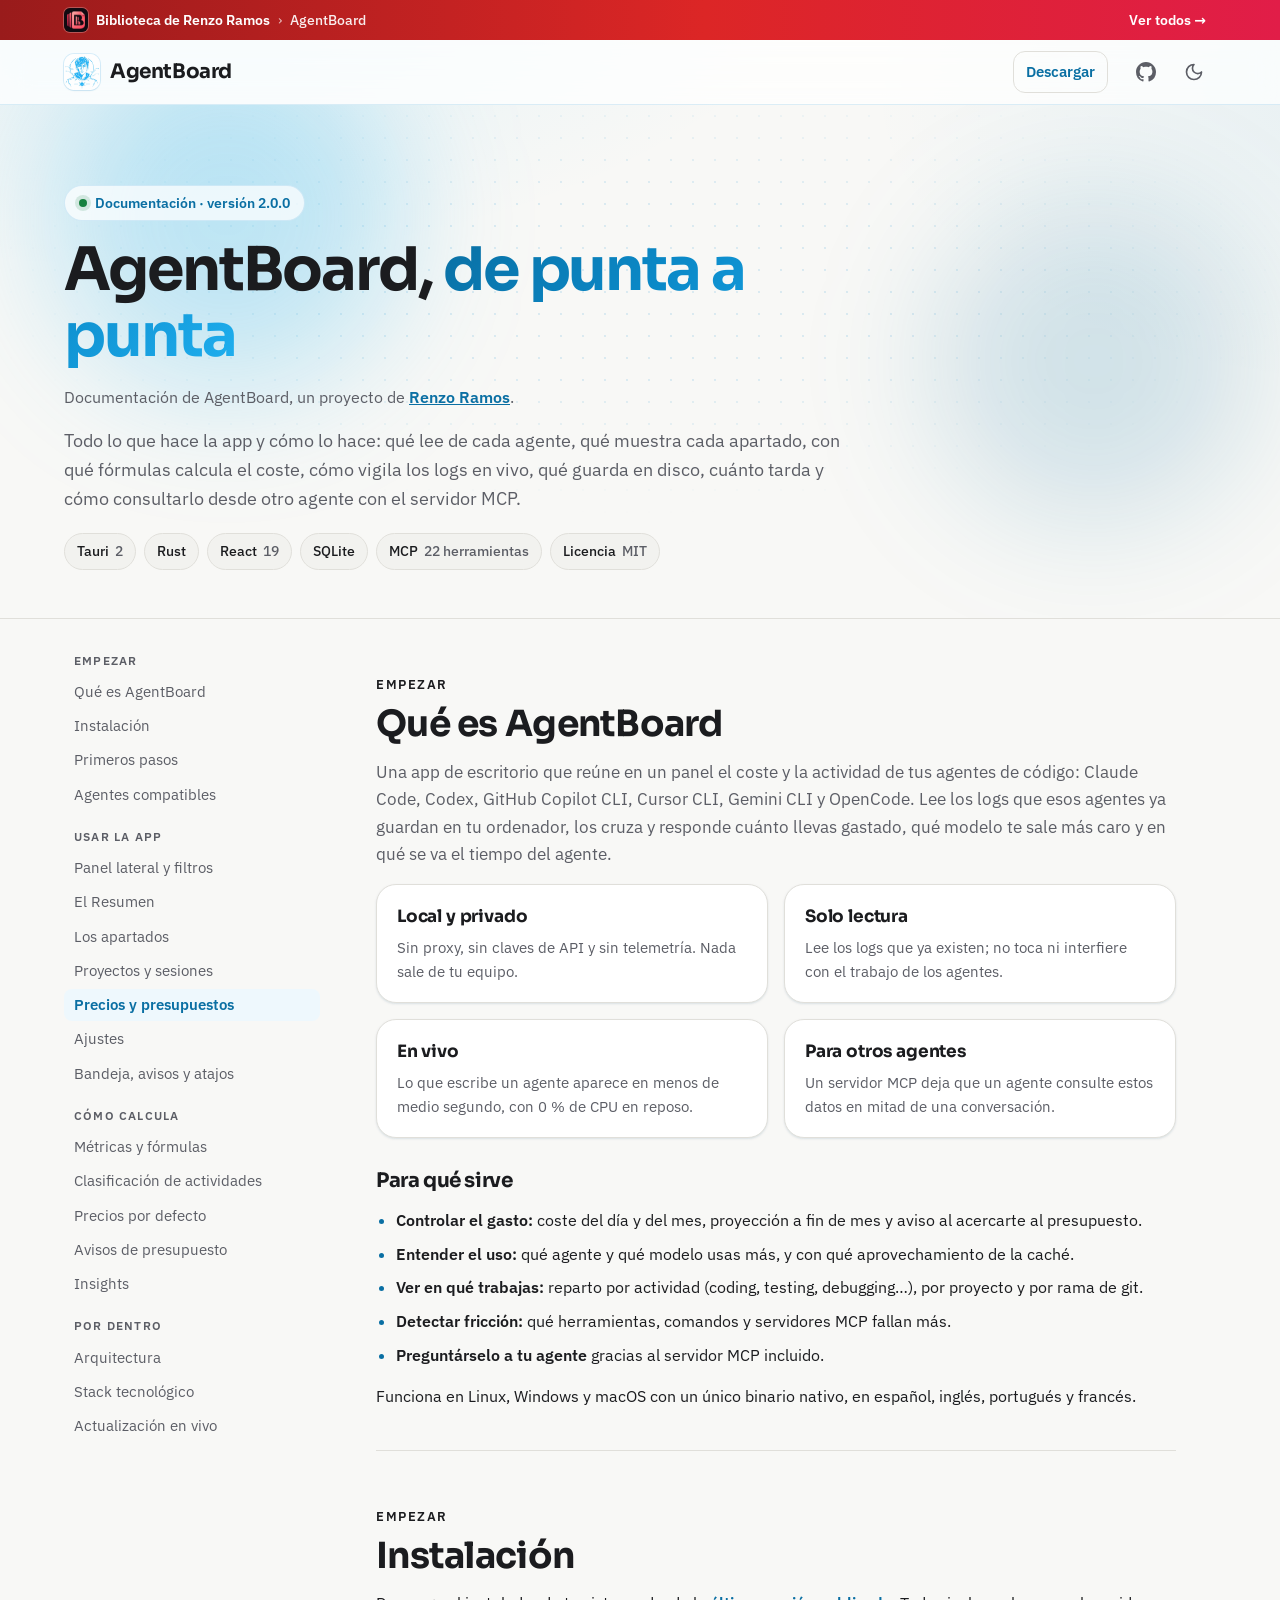
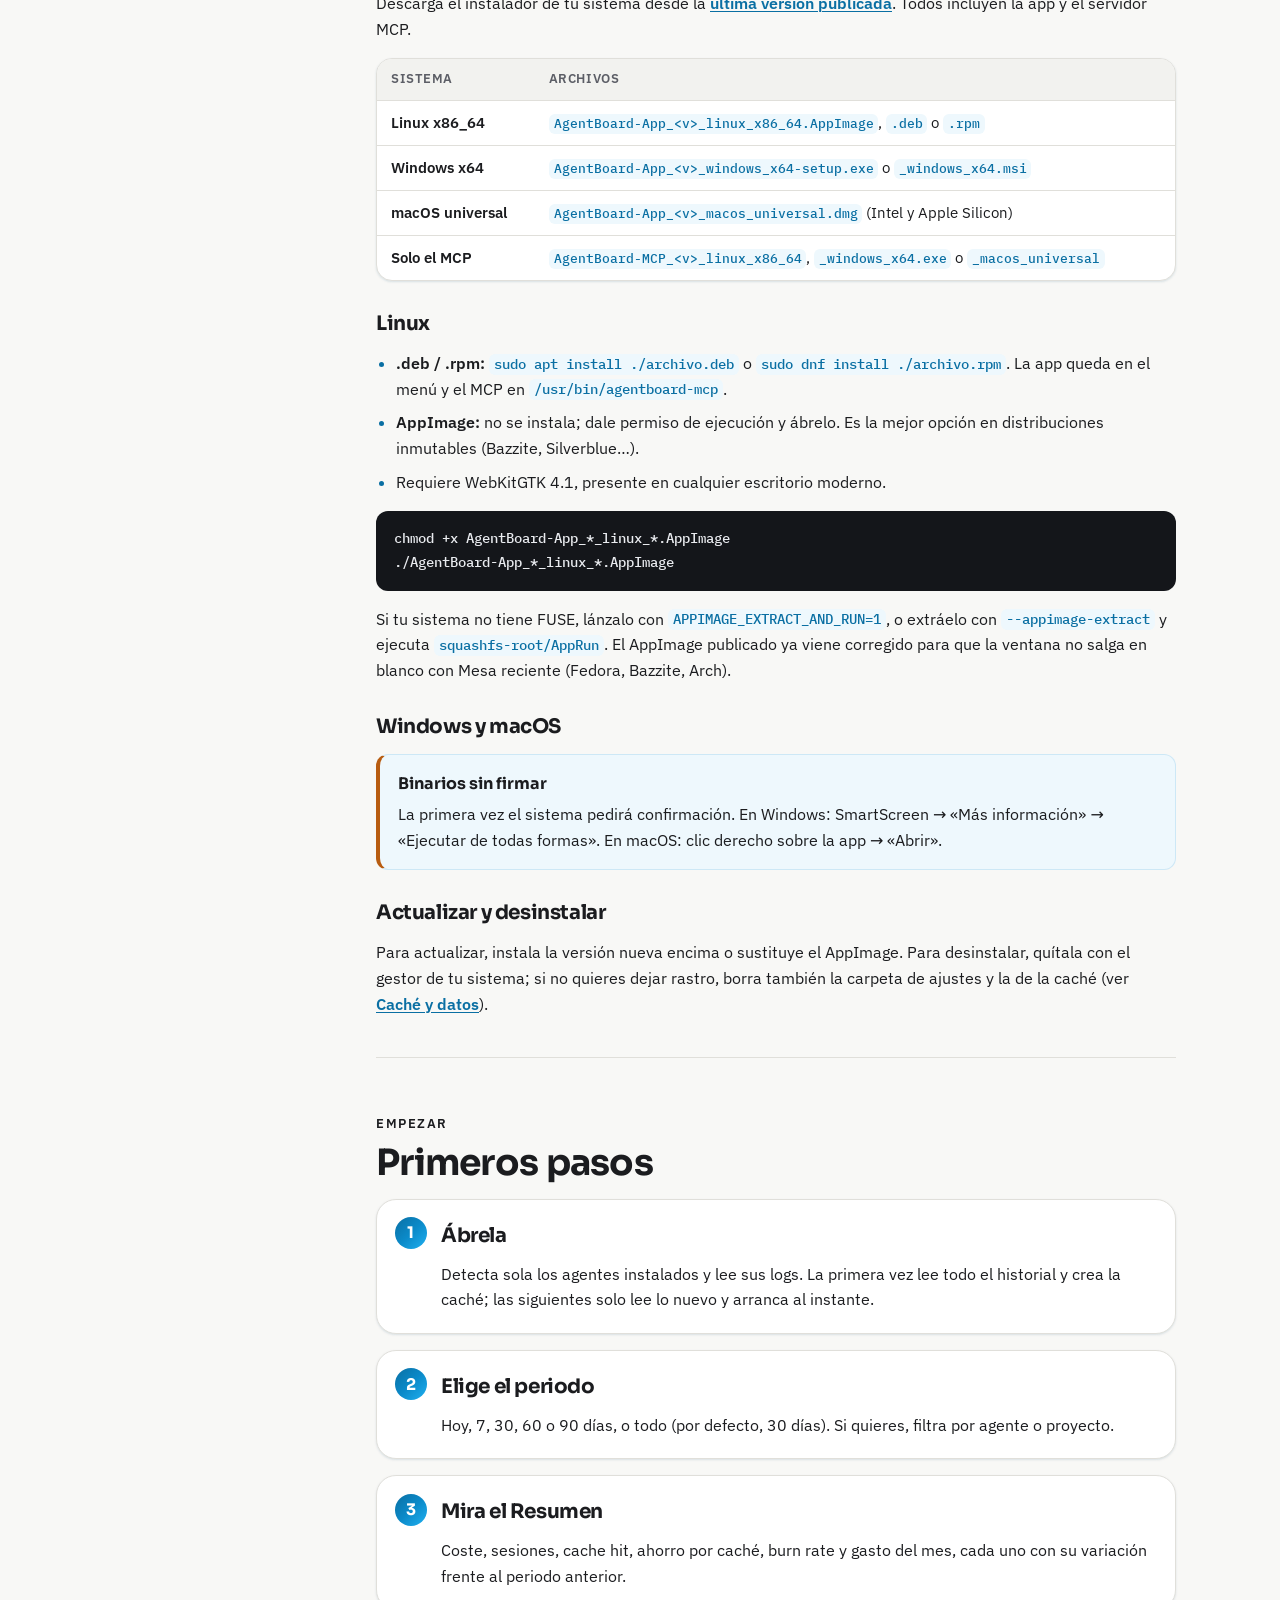
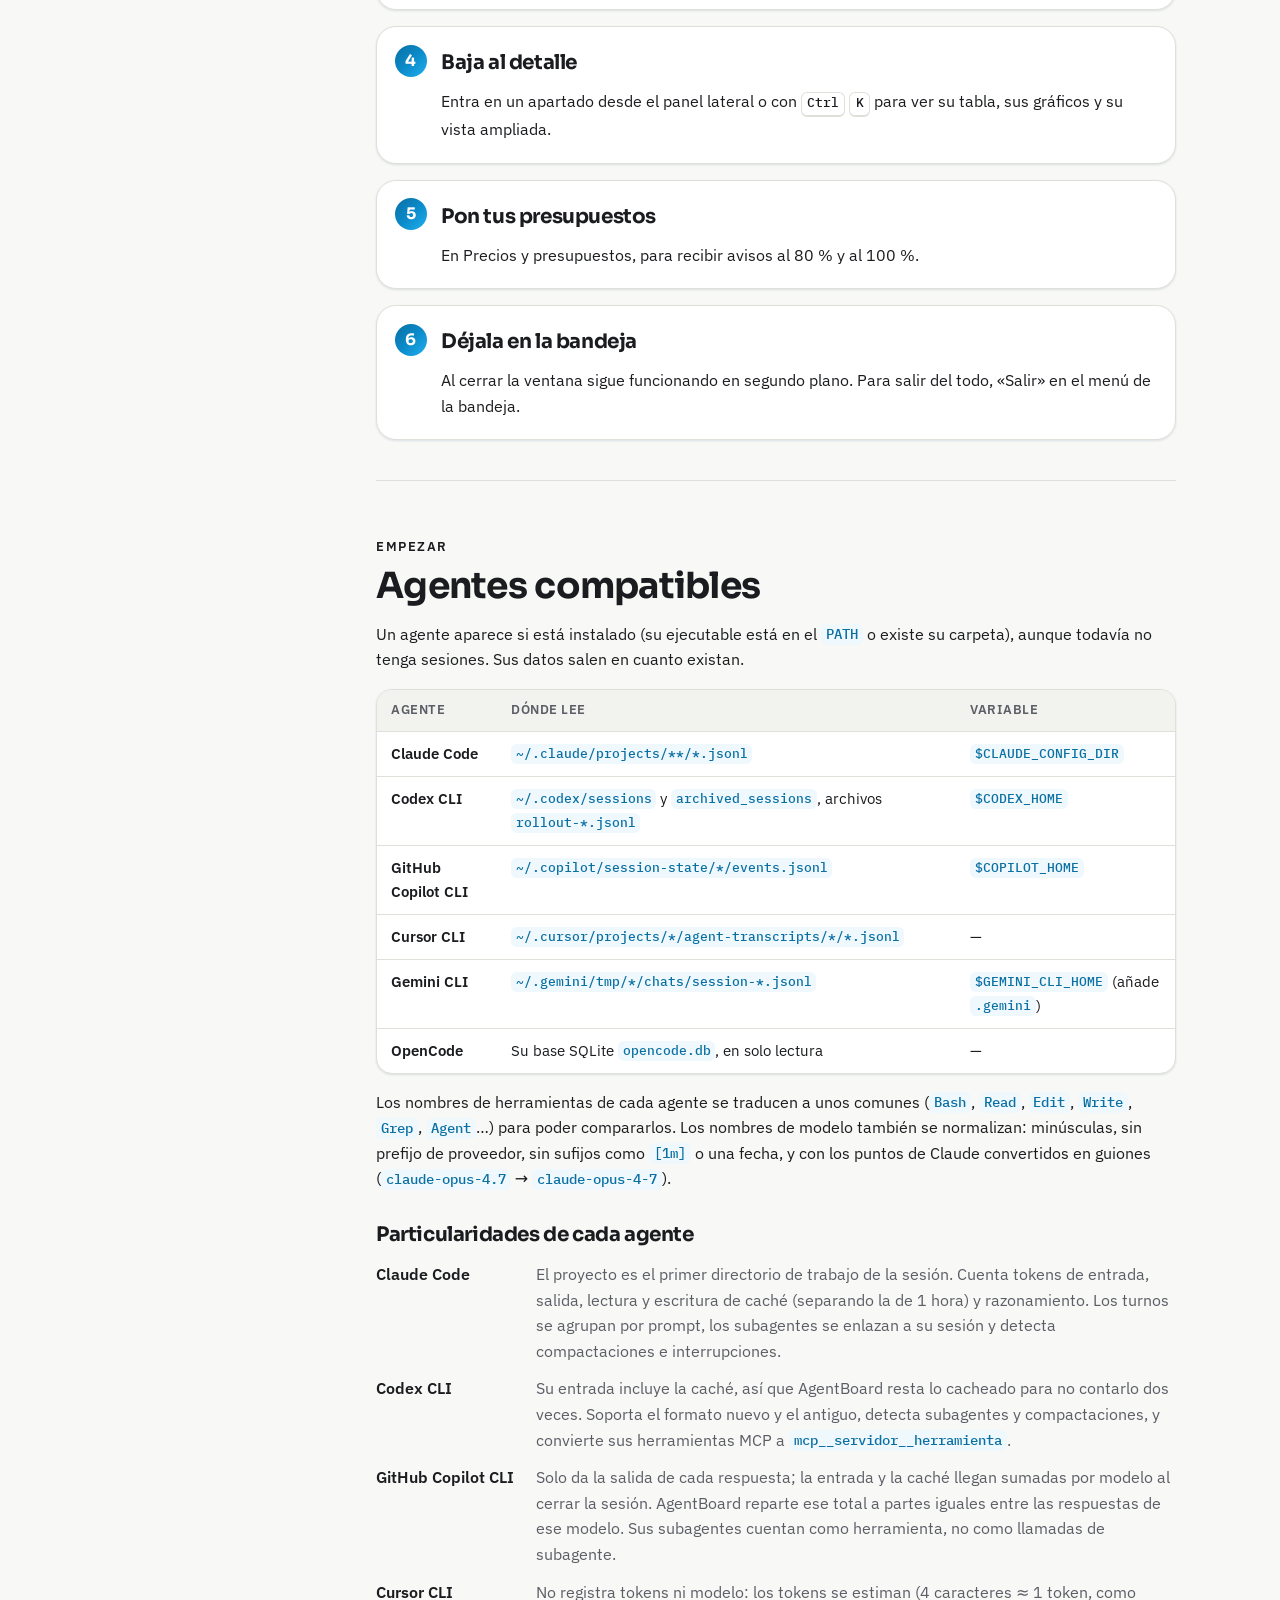
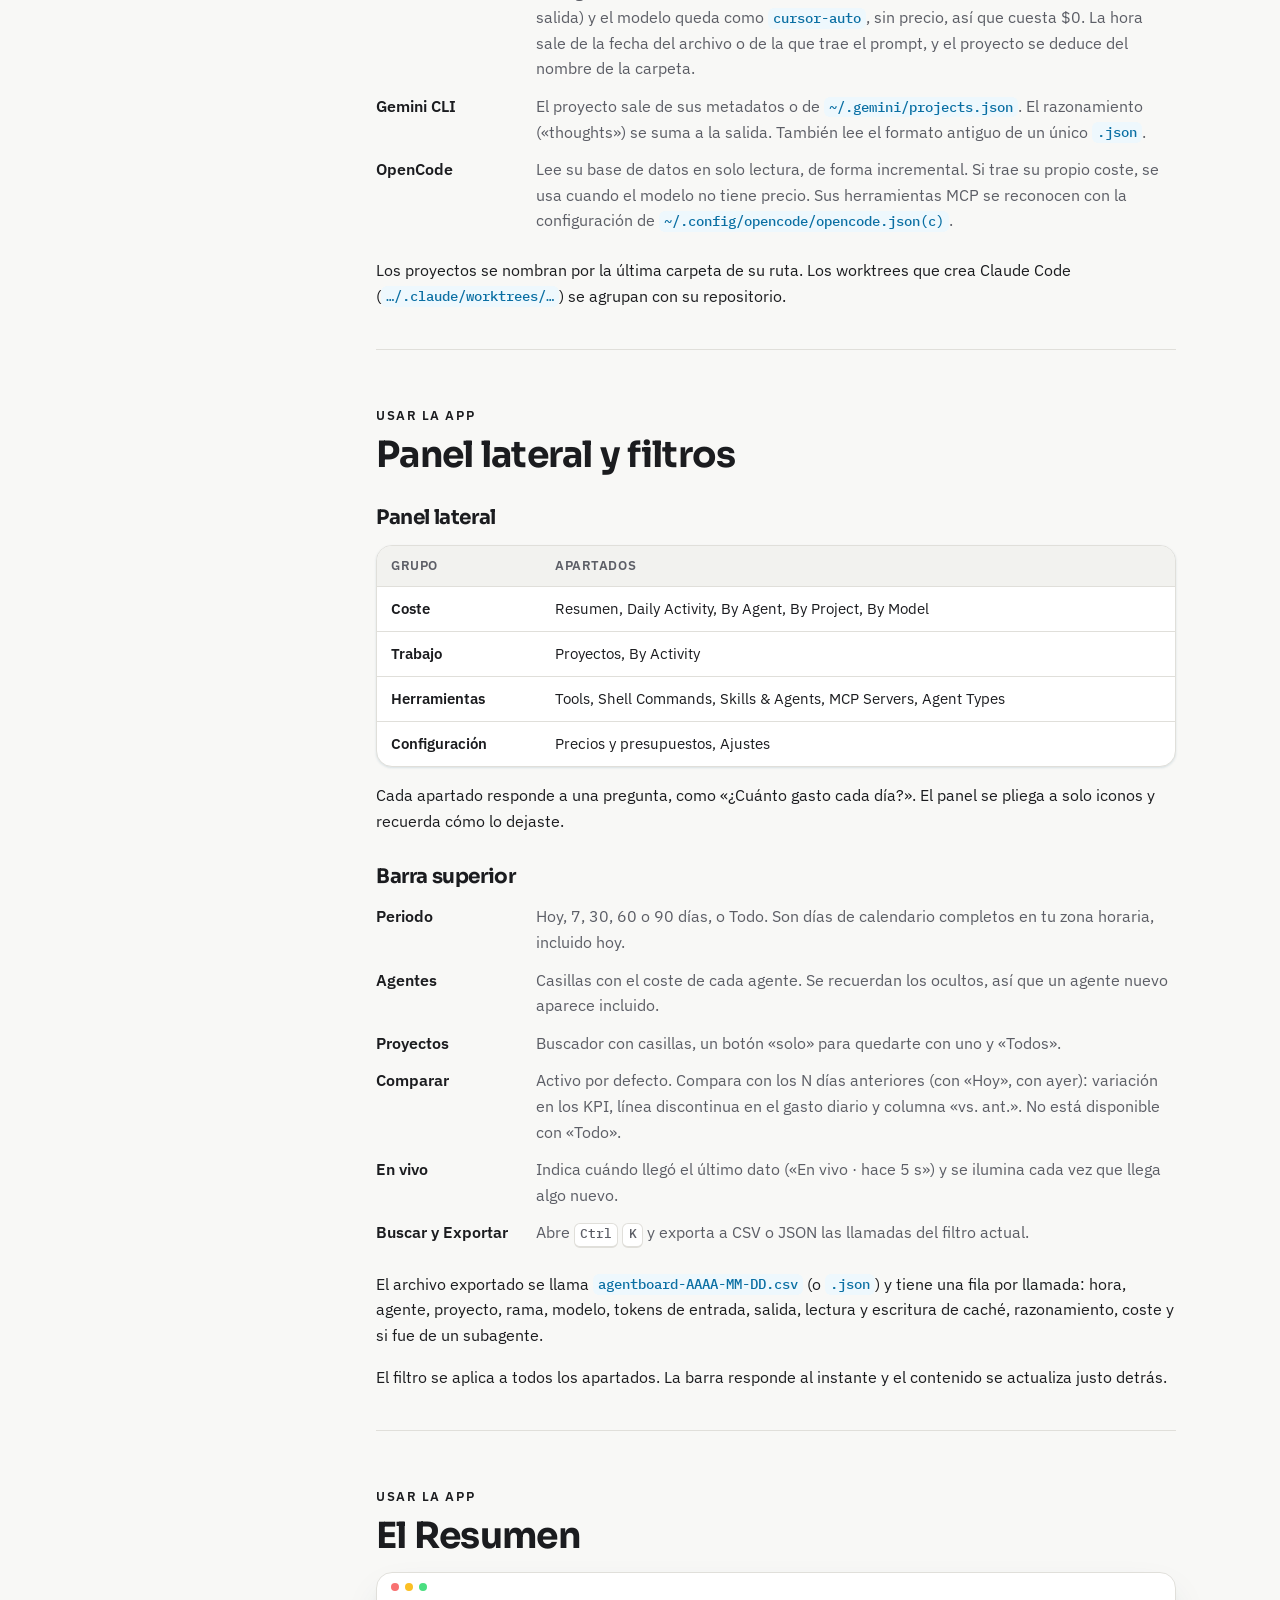
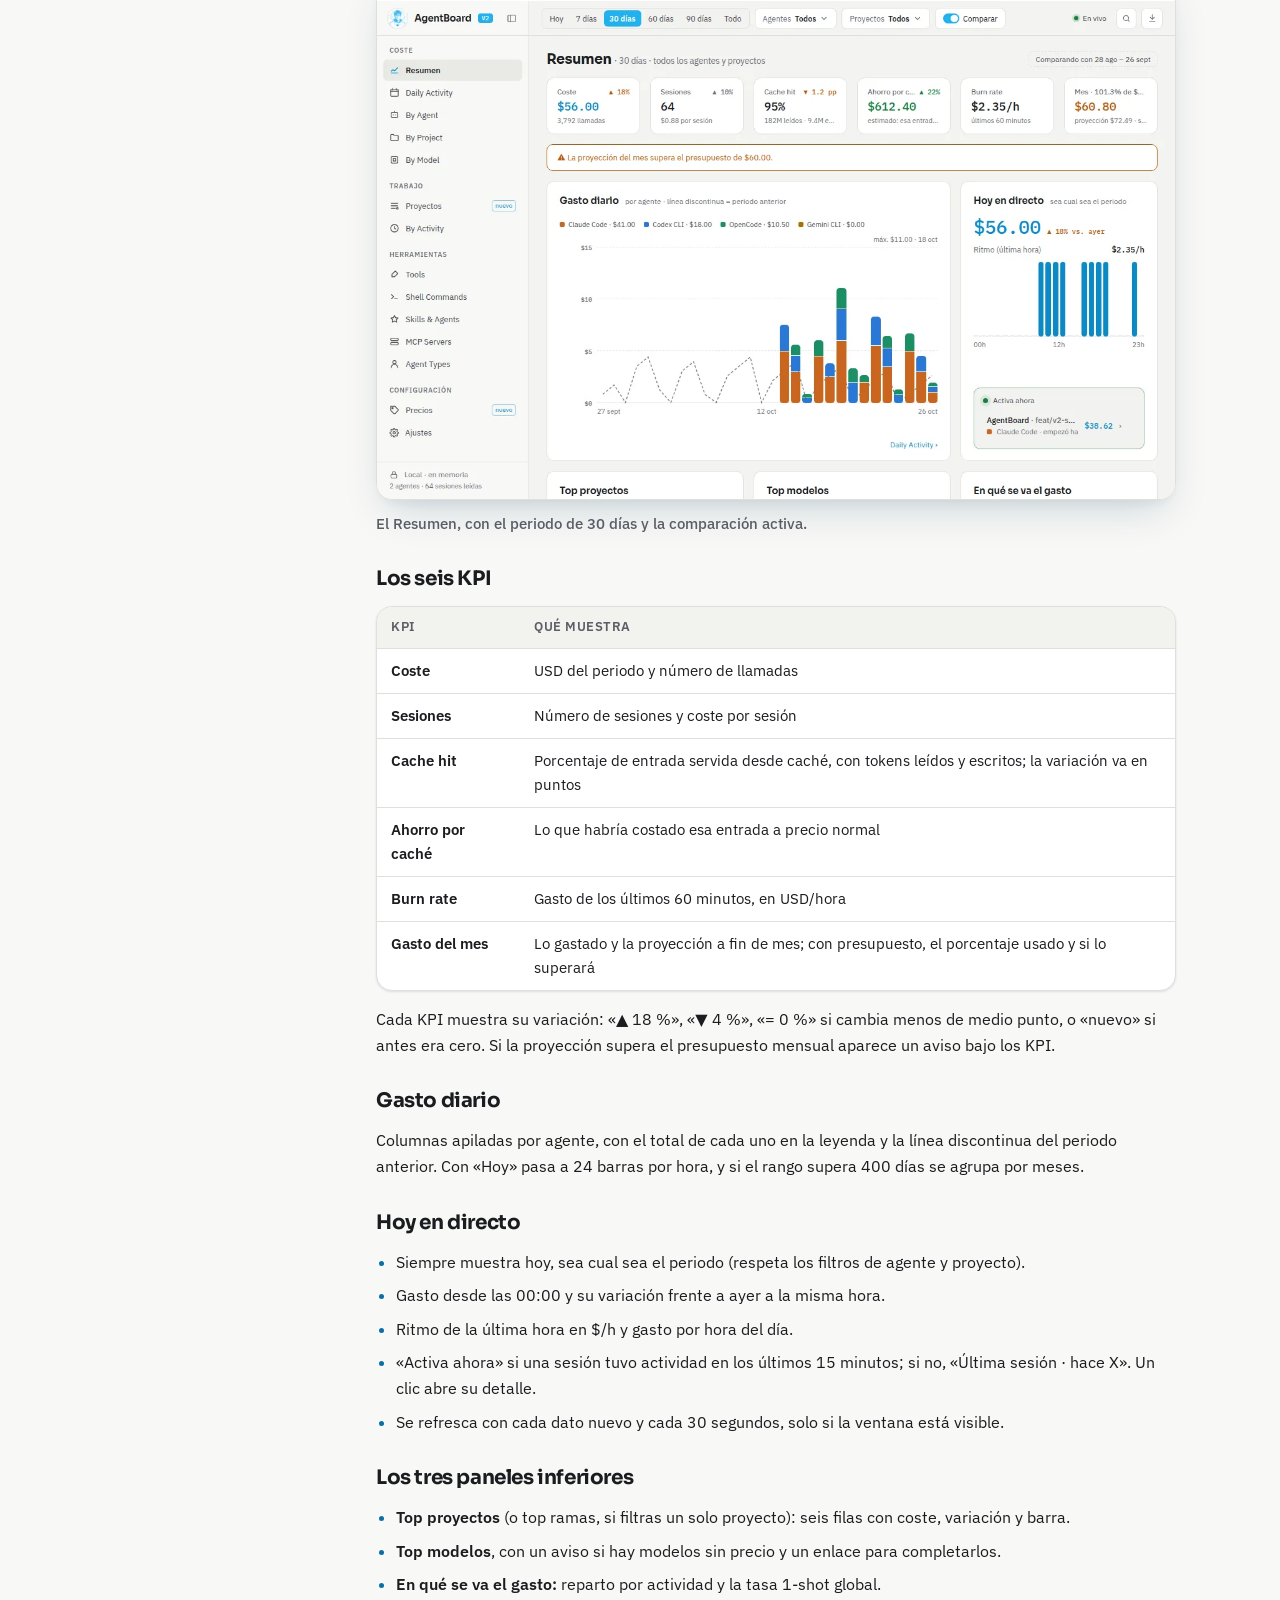
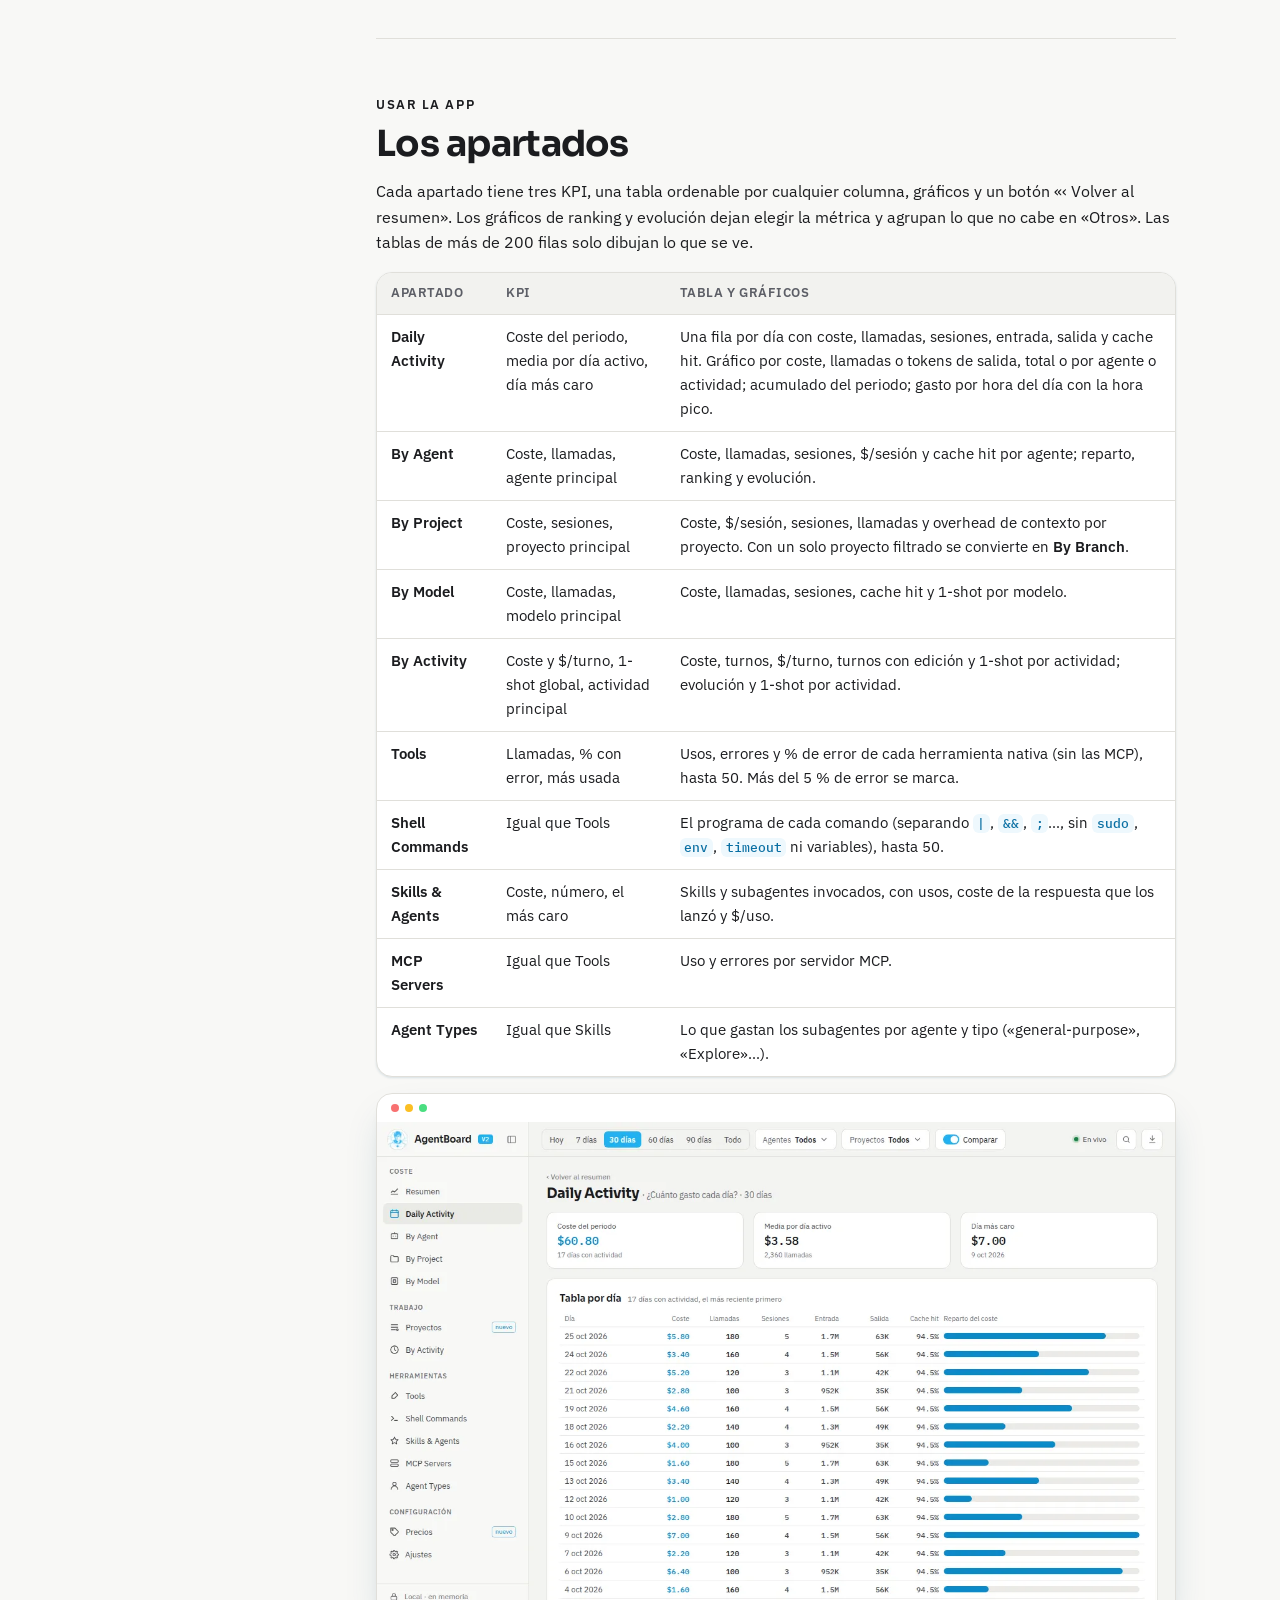
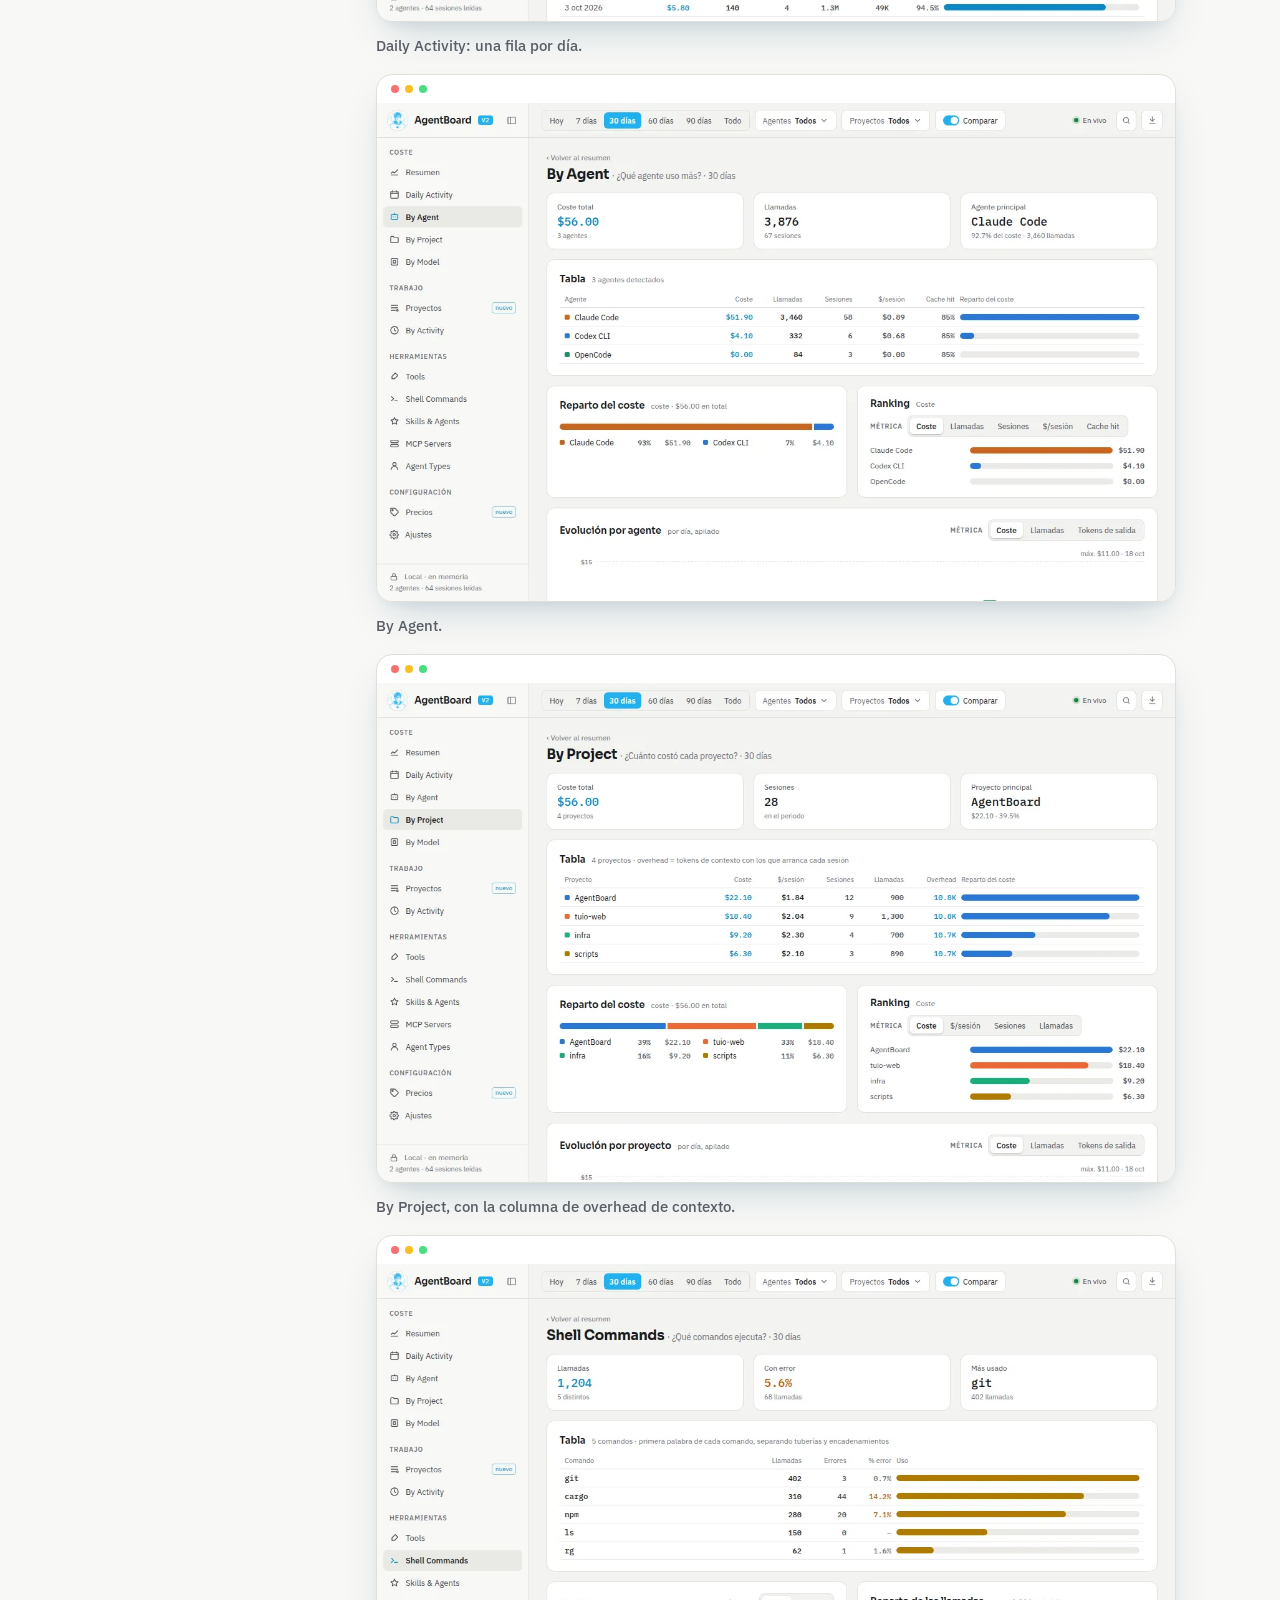
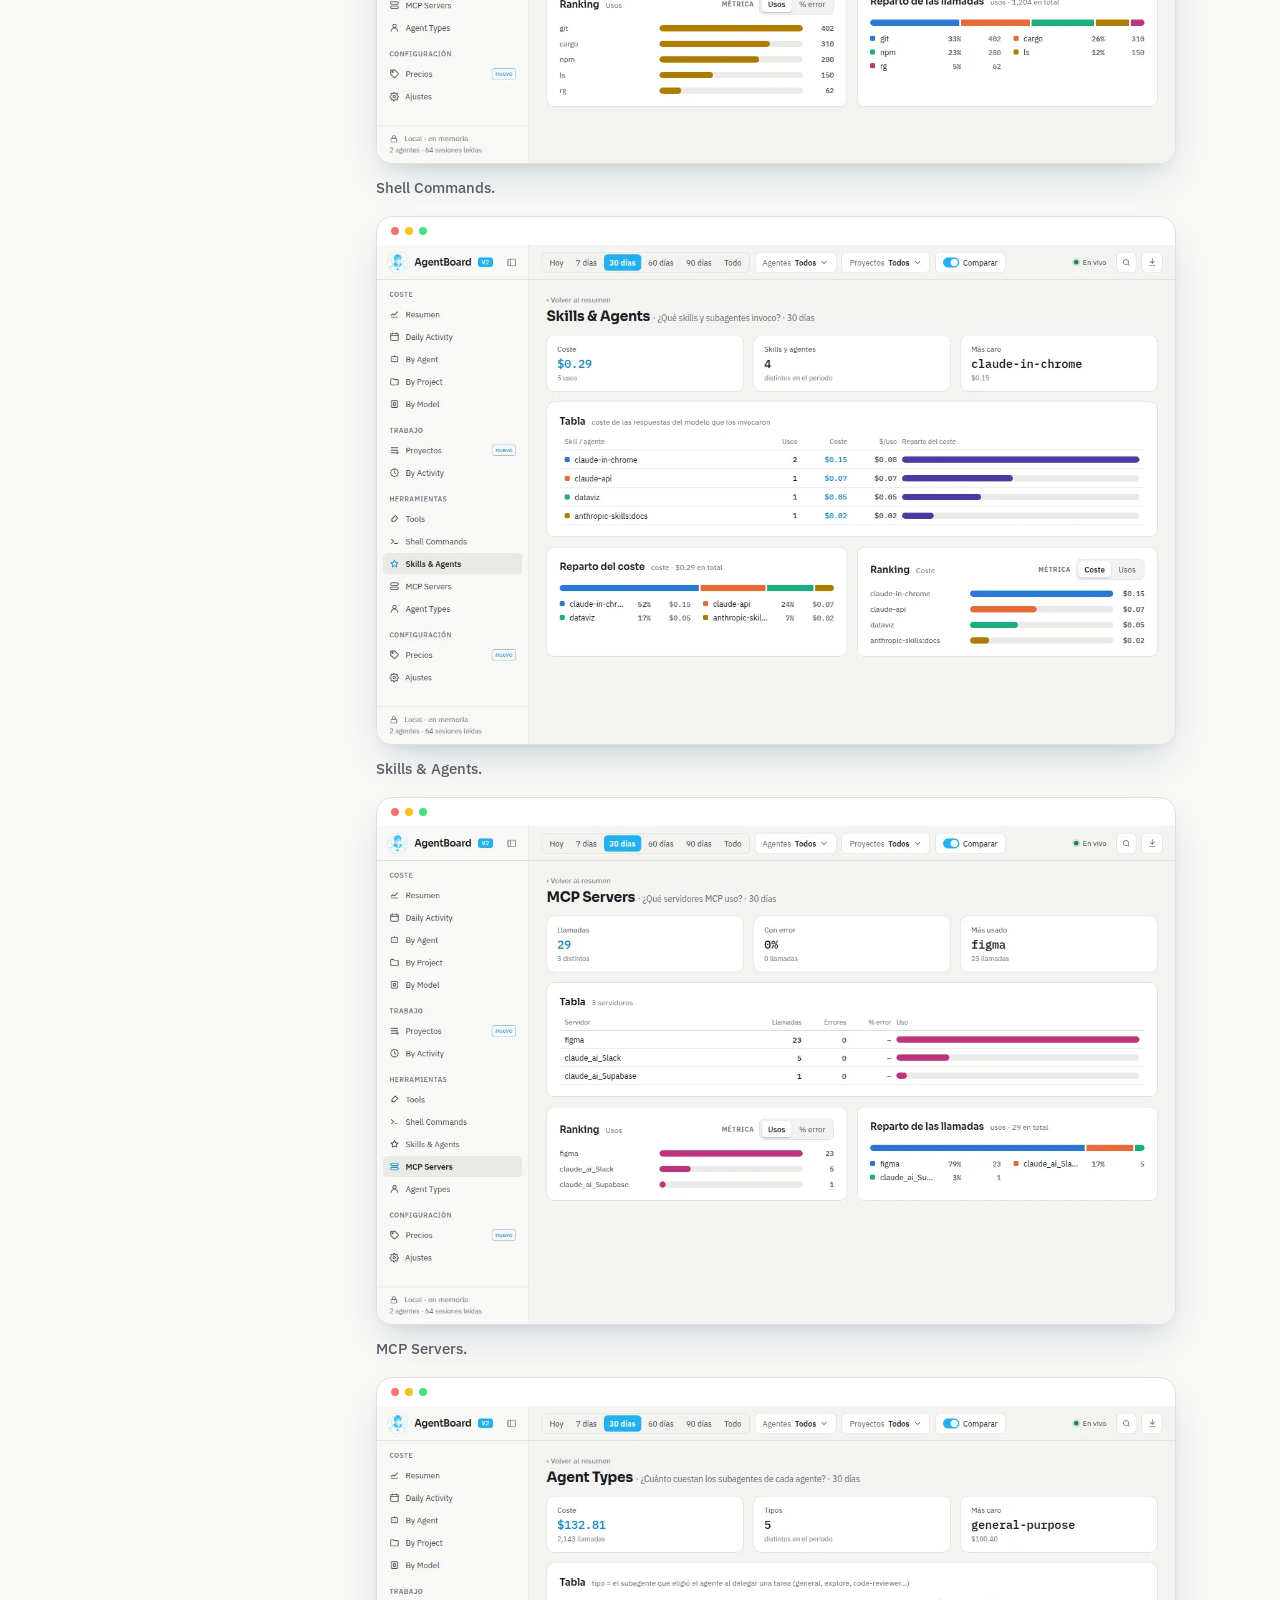
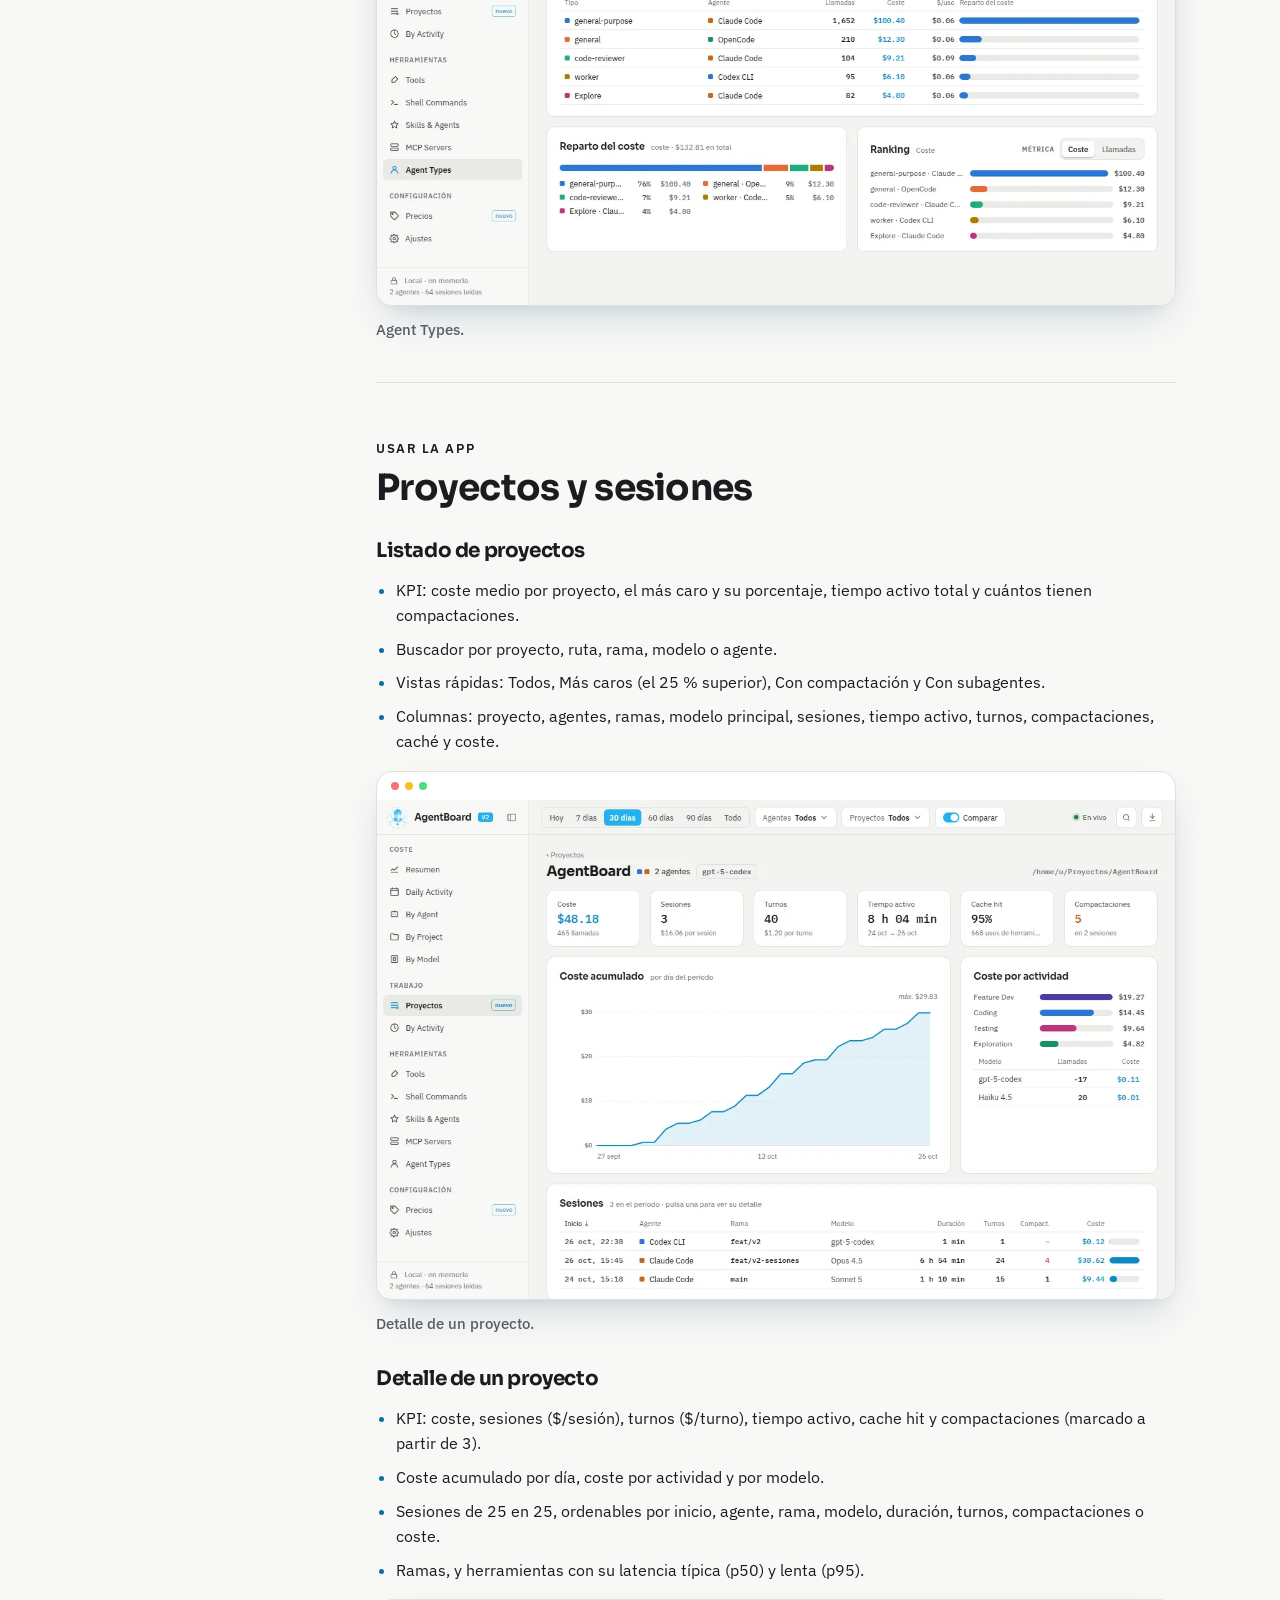
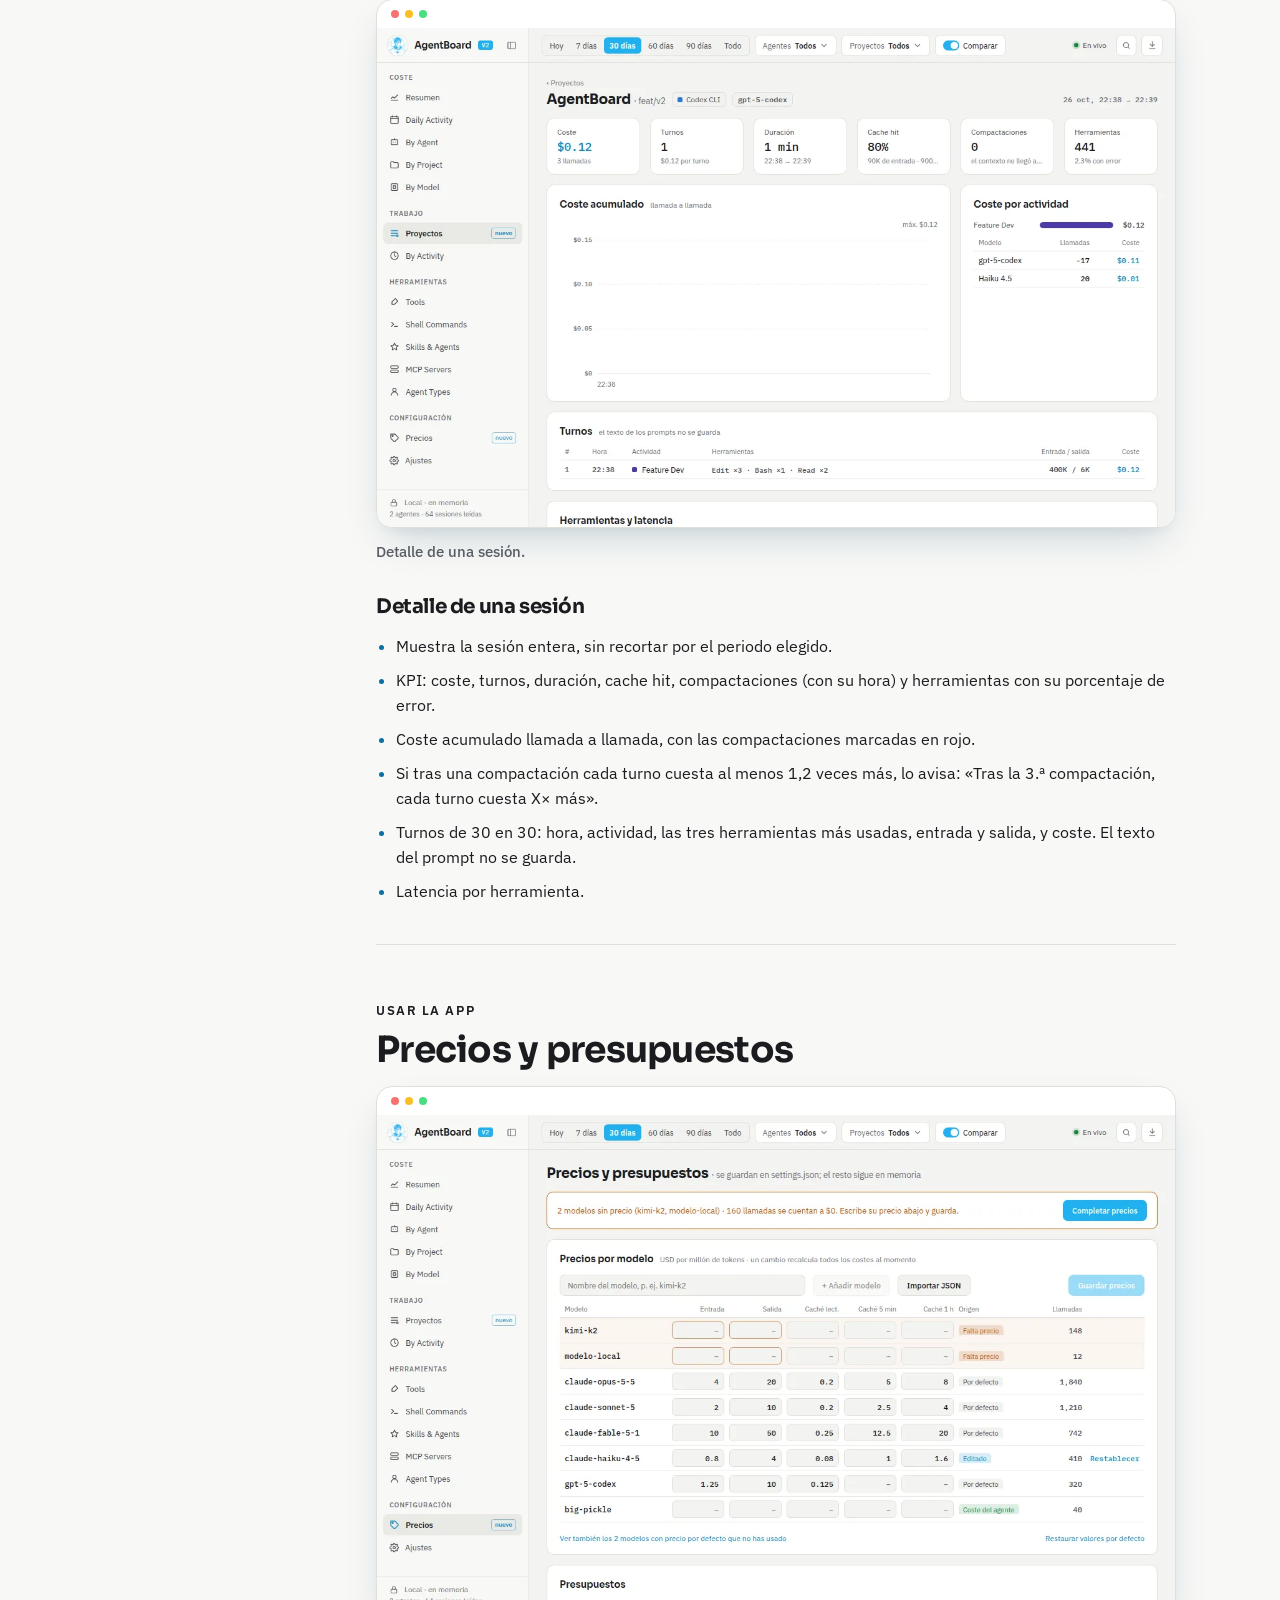
<file: agentboard/index.html>
<!doctype html>
<html lang="es">
  <head>
    <meta charset="utf-8" />
    <meta name="viewport" content="width=device-width, initial-scale=1" />
    <script>
      ;(function () {
        var stored = null
        try {
          stored = localStorage.getItem('agentboard-site-theme')
        } catch (e) {}
        var dark =
          stored === 'dark' ||
          (stored !== 'light' &&
            typeof matchMedia === 'function' &&
            matchMedia('(prefers-color-scheme: dark)').matches)
        var root = document.documentElement
        root.classList.toggle('dark', dark)
        root.style.colorScheme = dark ? 'dark' : 'light'
      })()
      document.documentElement.classList.add('js')
    </script>
    <title>AgentBoard · Documentación · Renzo Ramos</title>
    <meta
      name="description"
      content="AgentBoard, de Renzo Ramos: app de escritorio con el coste y la actividad de tus agentes de código, en local y con servidor MCP. Documentación completa."
    />
    <meta name="theme-color" content="#0b8ac9" />
    <link rel="canonical" href="https://docs.portafolio-renzoramos.com/agentboard/" />
    <meta property="og:url" content="https://docs.portafolio-renzoramos.com/agentboard/" />
    <meta property="og:type" content="article" />
    <meta property="og:site_name" content="AgentBoard" />
    <meta property="og:title" content="Documentación de AgentBoard · Renzo Ramos" />
    <meta
      property="og:description"
      content="AgentBoard, de Renzo Ramos: app de escritorio con el coste y la actividad de tus agentes de código, en local y con servidor MCP. Documentación completa."
    />
    <link rel="icon" type="image/png" sizes="32x32" href="assets/icon-32.png" />
    <link rel="apple-touch-icon" href="assets/icon-192.png" />
    <link rel="alternate" type="text/markdown" href="https://docs.portafolio-renzoramos.com/biblioteca/md/agentboard.md" title="Documentación de AgentBoard en Markdown" />
    <link rel="preload" href="assets/fonts/ibm-plex-sans-latin-400-normal.woff2" as="font" type="font/woff2" crossorigin />
    <script type="application/ld+json">
{
  "@context": "https://schema.org",
  "@graph": [
    {
      "@type": "Person",
      "@id": "https://docs.portafolio-renzoramos.com/#renzo",
      "name": "Renzo Ramos",
      "alternateName": "RenzoRamosDEV",
      "jobTitle": "Junior AI Engineer",
      "url": "https://portafolio-renzoramos.com/",
      "sameAs": [
        "https://github.com/RenzoRamosDEV",
        "https://www.linkedin.com/in/renzoinv04/",
        "https://portafolio-renzoramos.com/"
      ],
      "knowsAbout": [
        "Inteligencia artificial",
        "Agentes de código",
        "Model Context Protocol (MCP)",
        "Claude API",
        "OpenAI API",
        "Rust",
        "Tauri",
        "React",
        "TypeScript",
        "JavaScript",
        "Java",
        "Spring Boot",
        "Supabase",
        "PostgreSQL",
        "MySQL",
        "SQLite",
        "Docker",
        "Tailwind CSS",
        "Vite",
        "Playwright",
        "Vitest",
        "Mutation testing",
        "GitHub Actions",
        "Accesibilidad web (WCAG)",
        "OpenSpec",
        "TDD"
      ]
    },
    {
      "@type": "WebSite",
      "@id": "https://docs.portafolio-renzoramos.com/#site",
      "name": "Biblioteca de Renzo Ramos",
      "url": "https://docs.portafolio-renzoramos.com/biblioteca/",
      "inLanguage": "es",
      "author": {
        "@id": "https://docs.portafolio-renzoramos.com/#renzo"
      }
    },
    {
      "@type": "SoftwareApplication",
      "@id": "https://docs.portafolio-renzoramos.com/agentboard/#app",
      "name": "AgentBoard",
      "description": "App de escritorio con el coste y la actividad de tus agentes de código (Claude Code, Codex, Copilot, Cursor, Gemini y OpenCode), en local y con servidor MCP.",
      "applicationCategory": "DeveloperApplication",
      "operatingSystem": "Linux, Windows, macOS",
      "author": {
        "@id": "https://docs.portafolio-renzoramos.com/#renzo"
      },
      "url": "https://docs.portafolio-renzoramos.com/agentboard/",
      "image": "https://docs.portafolio-renzoramos.com/biblioteca/assets/thumbs/agentboard-dark-1280.webp",
      "sameAs": [
        "https://github.com/RenzoRamosDEV/AgentBoard"
      ]
    },
    {
      "@type": "TechArticle",
      "@id": "https://docs.portafolio-renzoramos.com/agentboard/#doc",
      "headline": "Documentación de AgentBoard",
      "description": "AgentBoard, de Renzo Ramos: app de escritorio con el coste y la actividad de tus agentes de código, en local y con servidor MCP. Documentación completa.",
      "url": "https://docs.portafolio-renzoramos.com/agentboard/",
      "inLanguage": "es",
      "author": {
        "@id": "https://docs.portafolio-renzoramos.com/#renzo"
      },
      "about": {
        "@id": "https://docs.portafolio-renzoramos.com/agentboard/#app"
      },
      "isPartOf": {
        "@id": "https://docs.portafolio-renzoramos.com/#site"
      },
      "image": "https://docs.portafolio-renzoramos.com/biblioteca/assets/thumbs/agentboard-dark-1280.webp"
    },
    {
      "@type": "BreadcrumbList",
      "itemListElement": [
        {
          "@type": "ListItem",
          "position": 1,
          "name": "Biblioteca de Renzo Ramos",
          "item": "https://docs.portafolio-renzoramos.com/biblioteca/"
        },
        {
          "@type": "ListItem",
          "position": 2,
          "name": "AgentBoard",
          "item": "https://docs.portafolio-renzoramos.com/agentboard/"
        }
      ]
    }
  ]
}
    </script>
    <link rel="stylesheet" href="css/tokens.css" />
    <link rel="stylesheet" href="css/landing.css" />
    <link rel="stylesheet" href="css/docs.css" />
    <script defer src="js/landing.js"></script>
    <script defer src="js/docs.js"></script>
  </head>
  <body>
    <svg class="sprite" aria-hidden="true" focusable="false">
      <symbol id="i-github" viewBox="0 0 16 16">
        <path class="filled" d="M8 0c4.42 0 8 3.58 8 8a8.013 8.013 0 0 1-5.45 7.59c-.4.08-.55-.17-.55-.38 0-.27.01-1.13.01-2.2 0-.75-.25-1.23-.54-1.48 1.78-.2 3.65-.88 3.65-3.95 0-.88-.31-1.59-.82-2.15.08-.2.36-1.02-.08-2.12 0 0-.67-.22-2.2.82-.64-.18-1.32-.27-2-.27-.68 0-1.36.09-2 .27-1.53-1.03-2.2-.82-2.2-.82-.44 1.1-.16 1.92-.08 2.12-.51.56-.82 1.28-.82 2.15 0 3.06 1.86 3.75 3.64 3.95-.23.2-.44.55-.51 1.07-.46.21-1.61.55-2.33-.66-.15-.24-.6-.83-1.23-.82-.67.01-.27.38.01.53.34.19.73.9.82 1.13.16.45.68 1.31 2.69.94 0 .67.01 1.3.01 1.49 0 .21-.15.45-.55.38A7.995 7.995 0 0 1 0 8c0-4.42 3.58-8 8-8Z" />
      </symbol>
    </svg>

    <a class="skip-link" href="#contenido">Saltar al contenido</a>

    <nav class="library-bar" aria-label="Biblioteca">
      <div class="container library-bar__inner">
        <a class="library-bar__home" href="../biblioteca/">
          <img src="../biblioteca/assets/logo-132.png" alt="" width="24" height="24" />
          Biblioteca de Renzo Ramos
        </a>
        <span class="library-bar__sep" aria-hidden="true">›</span>
        <span class="library-bar__current" aria-current="page">AgentBoard</span>
        <a class="library-bar__all" href="../biblioteca/#proyectos">Ver todos →</a>
      </div>
    </nav>

    <header class="site-header">
      <div class="container site-header__inner">
        <a class="brand" href="#contenido" aria-label="AgentBoard, ir al inicio de la documentación">
          <span class="brand__mark" aria-hidden="true">
            <img class="logo--light" src="assets/logo-light.png" alt="" width="36" height="36" />
            <img class="logo--dark" src="assets/logo-dark.png" alt="" width="36" height="36" />
          </span>
          <span class="brand__name">AgentBoard</span>
        </a>
        <nav class="site-nav" aria-label="Secciones">
          <a class="site-nav__demo" href="https://github.com/RenzoRamosDEV/AgentBoard/releases/latest">Descargar</a>
        </nav>
        <a
          class="icon-button"
          href="https://github.com/RenzoRamosDEV/AgentBoard"
          aria-label="Repositorio de AgentBoard en GitHub"
        >
          <svg class="icon" width="20" height="20" aria-hidden="true"><use href="#i-github" /></svg>
        </a>
        <button
          type="button"
          class="icon-button theme-toggle"
          data-theme-toggle
          aria-pressed="false"
          aria-label="Cambiar a tema oscuro"
        >
          <svg class="icon theme-toggle__moon" viewBox="0 0 24 24" width="20" height="20" aria-hidden="true">
            <path d="M12 3a6 6 0 0 0 9 9 9 9 0 1 1-9-9Z" />
          </svg>
          <svg class="icon theme-toggle__sun" viewBox="0 0 24 24" width="20" height="20" aria-hidden="true">
            <circle cx="12" cy="12" r="4" />
            <path
              d="M12 2v2M12 20v2M4.93 4.93l1.41 1.41M17.66 17.66l1.41 1.41M2 12h2M20 12h2M6.34 17.66l-1.41 1.41M19.07 4.93l-1.41 1.41"
            />
          </svg>
        </button>
      </div>
    </header>

    <main id="contenido" tabindex="-1">
      <section class="doc-hero" aria-labelledby="doc-title">
        <div class="hero__backdrop" aria-hidden="true">
          <div class="hero__pattern"></div>
          <div class="hero__blob hero__blob--a"></div>
          <div class="hero__blob hero__blob--b"></div>
        </div>
        <div class="container doc-hero__inner">
          <p class="pill">
            <span class="pill__dot" aria-hidden="true"></span>
            Documentación · versión 2.0.0
          </p>
          <h1 id="doc-title">AgentBoard, <span class="text-gradient">de punta a punta</span></h1>
          <p class="doc-hero__author">Documentación de AgentBoard, un proyecto de <a href="https://portafolio-renzoramos.com/" rel="author">Renzo Ramos</a>.</p>
          <p class="doc-hero__lead">
            Todo lo que hace la app y cómo lo hace: qué lee de cada agente, qué muestra cada apartado,
            con qué fórmulas calcula el coste, cómo vigila los logs en vivo, qué guarda en disco, cuánto
            tarda y cómo consultarlo desde otro agente con el servidor MCP.
          </p>
          <ul class="chips doc-hero__meta" role="list">
            <li>Tauri <span>2</span></li>
            <li>Rust</li>
            <li>React <span>19</span></li>
            <li>SQLite</li>
            <li>MCP <span>22 herramientas</span></li>
            <li>Licencia <span>MIT</span></li>
          </ul>
        </div>
      </section>

      <div class="container doc-layout">
        <aside class="doc-toc" data-toc aria-label="Índice de la documentación">
          <details open>
            <summary>Índice</summary>
            <div class="doc-toc__body">
              <div class="doc-toc__group">
                <p class="doc-toc__title">Empezar</p>
                <ol>
                  <li><a href="#resumen-app">Qué es AgentBoard</a></li>
                  <li><a href="#instalacion">Instalación</a></li>
                  <li><a href="#primeros-pasos">Primeros pasos</a></li>
                  <li><a href="#agentes">Agentes compatibles</a></li>
                </ol>
              </div>
              <div class="doc-toc__group">
                <p class="doc-toc__title">Usar la app</p>
                <ol>
                  <li><a href="#navegacion">Panel lateral y filtros</a></li>
                  <li><a href="#resumen">El Resumen</a></li>
                  <li><a href="#apartados">Los apartados</a></li>
                  <li><a href="#proyectos">Proyectos y sesiones</a></li>
                  <li><a href="#precios">Precios y presupuestos</a></li>
                  <li><a href="#ajustes">Ajustes</a></li>
                  <li><a href="#escritorio">Bandeja, avisos y atajos</a></li>
                </ol>
              </div>
              <div class="doc-toc__group">
                <p class="doc-toc__title">Cómo calcula</p>
                <ol>
                  <li><a href="#metricas">Métricas y fórmulas</a></li>
                  <li><a href="#actividades">Clasificación de actividades</a></li>
                  <li><a href="#tabla-precios">Precios por defecto</a></li>
                  <li><a href="#alertas">Avisos de presupuesto</a></li>
                  <li><a href="#insights">Insights</a></li>
                </ol>
              </div>
              <div class="doc-toc__group">
                <p class="doc-toc__title">Por dentro</p>
                <ol>
                  <li><a href="#arquitectura">Arquitectura</a></li>
                  <li><a href="#stack">Stack tecnológico</a></li>
                  <li><a href="#en-vivo">Actualización en vivo</a></li>
                  <li><a href="#cache">Caché y datos</a></li>
                  <li><a href="#rendimiento">Rendimiento</a></li>
                  <li><a href="#privacidad">Privacidad</a></li>
                </ol>
              </div>
              <div class="doc-toc__group">
                <p class="doc-toc__title">Integración y más</p>
                <ol>
                  <li><a href="#mcp">Servidor MCP</a></li>
                  <li><a href="#desarrollo">Desarrollo</a></li>
                  <li><a href="#problemas">Problemas frecuentes</a></li>
                  <li><a href="#licencia">Licencia</a></li>
                </ol>
              </div>
            </div>
          </details>
        </aside>

        <div class="doc-content">
          <!-- ============ EMPEZAR ============ -->
          <section id="resumen-app" class="doc-section" aria-labelledby="resumen-app-t">
            <p class="eyebrow">Empezar</p>
            <h2 id="resumen-app-t">Qué es AgentBoard</h2>
            <p class="doc-lead">
              Una app de escritorio que reúne en un panel el coste y la actividad de tus agentes de
              código: Claude Code, Codex, GitHub Copilot CLI, Cursor CLI, Gemini CLI y OpenCode. Lee los
              logs que esos agentes ya guardan en tu ordenador, los cruza y responde cuánto llevas
              gastado, qué modelo te sale más caro y en qué se va el tiempo del agente.
            </p>
            <ul class="doc-cards" role="list">
              <li class="card">
                <h4>Local y privado</h4>
                <p>Sin proxy, sin claves de API y sin telemetría. Nada sale de tu equipo.</p>
              </li>
              <li class="card">
                <h4>Solo lectura</h4>
                <p>Lee los logs que ya existen; no toca ni interfiere con el trabajo de los agentes.</p>
              </li>
              <li class="card">
                <h4>En vivo</h4>
                <p>Lo que escribe un agente aparece en menos de medio segundo, con 0 % de CPU en reposo.</p>
              </li>
              <li class="card">
                <h4>Para otros agentes</h4>
                <p>Un servidor MCP deja que un agente consulte estos datos en mitad de una conversación.</p>
              </li>
            </ul>
            <h3>Para qué sirve</h3>
            <ul>
              <li><strong>Controlar el gasto:</strong> coste del día y del mes, proyección a fin de mes y aviso al acercarte al presupuesto.</li>
              <li><strong>Entender el uso:</strong> qué agente y qué modelo usas más, y con qué aprovechamiento de la caché.</li>
              <li><strong>Ver en qué trabajas:</strong> reparto por actividad (coding, testing, debugging…), por proyecto y por rama de git.</li>
              <li><strong>Detectar fricción:</strong> qué herramientas, comandos y servidores MCP fallan más.</li>
              <li><strong>Preguntárselo a tu agente</strong> gracias al servidor MCP incluido.</li>
            </ul>
            <p>Funciona en Linux, Windows y macOS con un único binario nativo, en español, inglés, portugués y francés.</p>
          </section>

          <section id="instalacion" class="doc-section" aria-labelledby="instalacion-t">
            <p class="eyebrow">Empezar</p>
            <h2 id="instalacion-t">Instalación</h2>
            <p>
              Descarga el instalador de tu sistema desde la
              <a href="https://github.com/RenzoRamosDEV/AgentBoard/releases/latest">última versión publicada</a>.
              Todos incluyen la app y el servidor MCP.
            </p>
            <div class="table-wrap">
              <table class="doc-table">
                <thead>
                  <tr><th>Sistema</th><th>Archivos</th></tr>
                </thead>
                <tbody>
                  <tr><td>Linux x86_64</td><td><code>AgentBoard-App_&lt;v&gt;_linux_x86_64.AppImage</code>, <code>.deb</code> o <code>.rpm</code></td></tr>
                  <tr><td>Windows x64</td><td><code>AgentBoard-App_&lt;v&gt;_windows_x64-setup.exe</code> o <code>_windows_x64.msi</code></td></tr>
                  <tr><td>macOS universal</td><td><code>AgentBoard-App_&lt;v&gt;_macos_universal.dmg</code> (Intel y Apple Silicon)</td></tr>
                  <tr><td>Solo el MCP</td><td><code>AgentBoard-MCP_&lt;v&gt;_linux_x86_64</code>, <code>_windows_x64.exe</code> o <code>_macos_universal</code></td></tr>
                </tbody>
              </table>
            </div>
            <h3>Linux</h3>
            <ul>
              <li><strong>.deb / .rpm:</strong> <code>sudo apt install ./archivo.deb</code> o <code>sudo dnf install ./archivo.rpm</code>. La app queda en el menú y el MCP en <code>/usr/bin/agentboard-mcp</code>.</li>
              <li><strong>AppImage:</strong> no se instala; dale permiso de ejecución y ábrelo. Es la mejor opción en distribuciones inmutables (Bazzite, Silverblue…).</li>
              <li>Requiere WebKitGTK 4.1, presente en cualquier escritorio moderno.</li>
            </ul>
            <pre><code>chmod +x AgentBoard-App_*_linux_*.AppImage
./AgentBoard-App_*_linux_*.AppImage</code></pre>
            <p>
              Si tu sistema no tiene FUSE, lánzalo con <code>APPIMAGE_EXTRACT_AND_RUN=1</code>, o
              extráelo con <code>--appimage-extract</code> y ejecuta <code>squashfs-root/AppRun</code>.
              El AppImage publicado ya viene corregido para que la ventana no salga en blanco con Mesa
              reciente (Fedora, Bazzite, Arch).
            </p>
            <h3>Windows y macOS</h3>
            <div class="callout callout--warn">
              <p class="callout__title">Binarios sin firmar</p>
              <p>
                La primera vez el sistema pedirá confirmación. En Windows: SmartScreen → «Más
                información» → «Ejecutar de todas formas». En macOS: clic derecho sobre la app → «Abrir».
              </p>
            </div>
            <h3>Actualizar y desinstalar</h3>
            <p>
              Para actualizar, instala la versión nueva encima o sustituye el AppImage. Para desinstalar,
              quítala con el gestor de tu sistema; si no quieres dejar rastro, borra también la carpeta de
              ajustes y la de la caché (ver <a href="#cache">Caché y datos</a>).
            </p>
          </section>

          <section id="primeros-pasos" class="doc-section" aria-labelledby="primeros-pasos-t">
            <p class="eyebrow">Empezar</p>
            <h2 id="primeros-pasos-t">Primeros pasos</h2>
            <ol class="steps">
              <li class="step">
                <h3>Ábrela</h3>
                <p>Detecta sola los agentes instalados y lee sus logs. La primera vez lee todo el historial y crea la caché; las siguientes solo lee lo nuevo y arranca al instante.</p>
              </li>
              <li class="step">
                <h3>Elige el periodo</h3>
                <p>Hoy, 7, 30, 60 o 90 días, o todo (por defecto, 30 días). Si quieres, filtra por agente o proyecto.</p>
              </li>
              <li class="step">
                <h3>Mira el Resumen</h3>
                <p>Coste, sesiones, cache hit, ahorro por caché, burn rate y gasto del mes, cada uno con su variación frente al periodo anterior.</p>
              </li>
              <li class="step">
                <h3>Baja al detalle</h3>
                <p>Entra en un apartado desde el panel lateral o con <kbd>Ctrl</kbd> <kbd>K</kbd> para ver su tabla, sus gráficos y su vista ampliada.</p>
              </li>
              <li class="step">
                <h3>Pon tus presupuestos</h3>
                <p>En Precios y presupuestos, para recibir avisos al 80 % y al 100 %.</p>
              </li>
              <li class="step">
                <h3>Déjala en la bandeja</h3>
                <p>Al cerrar la ventana sigue funcionando en segundo plano. Para salir del todo, «Salir» en el menú de la bandeja.</p>
              </li>
            </ol>
          </section>

          <section id="agentes" class="doc-section" aria-labelledby="agentes-t">
            <p class="eyebrow">Empezar</p>
            <h2 id="agentes-t">Agentes compatibles</h2>
            <p>
              Un agente aparece si está instalado (su ejecutable está en el <code>PATH</code> o existe su
              carpeta), aunque todavía no tenga sesiones. Sus datos salen en cuanto existan.
            </p>
            <div class="table-wrap">
              <table class="doc-table">
                <thead>
                  <tr><th>Agente</th><th>Dónde lee</th><th>Variable</th></tr>
                </thead>
                <tbody>
                  <tr><td>Claude Code</td><td><code>~/.claude/projects/**/*.jsonl</code></td><td><code>$CLAUDE_CONFIG_DIR</code></td></tr>
                  <tr><td>Codex CLI</td><td><code>~/.codex/sessions</code> y <code>archived_sessions</code>, archivos <code>rollout-*.jsonl</code></td><td><code>$CODEX_HOME</code></td></tr>
                  <tr><td>GitHub Copilot CLI</td><td><code>~/.copilot/session-state/*/events.jsonl</code></td><td><code>$COPILOT_HOME</code></td></tr>
                  <tr><td>Cursor CLI</td><td><code>~/.cursor/projects/*/agent-transcripts/*/*.jsonl</code></td><td>—</td></tr>
                  <tr><td>Gemini CLI</td><td><code>~/.gemini/tmp/*/chats/session-*.jsonl</code></td><td><code>$GEMINI_CLI_HOME</code> (añade <code>.gemini</code>)</td></tr>
                  <tr><td>OpenCode</td><td>Su base SQLite <code>opencode.db</code>, en solo lectura</td><td>—</td></tr>
                </tbody>
              </table>
            </div>
            <p>
              Los nombres de herramientas de cada agente se traducen a unos comunes (<code>Bash</code>,
              <code>Read</code>, <code>Edit</code>, <code>Write</code>, <code>Grep</code>,
              <code>Agent</code>…) para poder compararlos. Los nombres de modelo también se normalizan:
              minúsculas, sin prefijo de proveedor, sin sufijos como <code>[1m]</code> o una fecha, y con
              los puntos de Claude convertidos en guiones (<code>claude-opus-4.7</code> →
              <code>claude-opus-4-7</code>).
            </p>
            <h3>Particularidades de cada agente</h3>
            <dl>
              <dt>Claude Code</dt>
              <dd>El proyecto es el primer directorio de trabajo de la sesión. Cuenta tokens de entrada, salida, lectura y escritura de caché (separando la de 1 hora) y razonamiento. Los turnos se agrupan por prompt, los subagentes se enlazan a su sesión y detecta compactaciones e interrupciones.</dd>
              <dt>Codex CLI</dt>
              <dd>Su entrada incluye la caché, así que AgentBoard resta lo cacheado para no contarlo dos veces. Soporta el formato nuevo y el antiguo, detecta subagentes y compactaciones, y convierte sus herramientas MCP a <code>mcp__servidor__herramienta</code>.</dd>
              <dt>GitHub Copilot CLI</dt>
              <dd>Solo da la salida de cada respuesta; la entrada y la caché llegan sumadas por modelo al cerrar la sesión. AgentBoard reparte ese total a partes iguales entre las respuestas de ese modelo. Sus subagentes cuentan como herramienta, no como llamadas de subagente.</dd>
              <dt>Cursor CLI</dt>
              <dd>No registra tokens ni modelo: los tokens se estiman (4 caracteres ≈ 1 token, como salida) y el modelo queda como <code>cursor-auto</code>, sin precio, así que cuesta $0. La hora sale de la fecha del archivo o de la que trae el prompt, y el proyecto se deduce del nombre de la carpeta.</dd>
              <dt>Gemini CLI</dt>
              <dd>El proyecto sale de sus metadatos o de <code>~/.gemini/projects.json</code>. El razonamiento («thoughts») se suma a la salida. También lee el formato antiguo de un único <code>.json</code>.</dd>
              <dt>OpenCode</dt>
              <dd>Lee su base de datos en solo lectura, de forma incremental. Si trae su propio coste, se usa cuando el modelo no tiene precio. Sus herramientas MCP se reconocen con la configuración de <code>~/.config/opencode/opencode.json(c)</code>.</dd>
            </dl>
            <p>
              Los proyectos se nombran por la última carpeta de su ruta. Los worktrees que crea Claude
              Code (<code>…/.claude/worktrees/…</code>) se agrupan con su repositorio.
            </p>
          </section>

          <!-- ============ USAR LA APP ============ -->
          <section id="navegacion" class="doc-section" aria-labelledby="navegacion-t">
            <p class="eyebrow">Usar la app</p>
            <h2 id="navegacion-t">Panel lateral y filtros</h2>
            <h3>Panel lateral</h3>
            <div class="table-wrap">
              <table class="doc-table">
                <thead>
                  <tr><th>Grupo</th><th>Apartados</th></tr>
                </thead>
                <tbody>
                  <tr><td>Coste</td><td>Resumen, Daily Activity, By Agent, By Project, By Model</td></tr>
                  <tr><td>Trabajo</td><td>Proyectos, By Activity</td></tr>
                  <tr><td>Herramientas</td><td>Tools, Shell Commands, Skills &amp; Agents, MCP Servers, Agent Types</td></tr>
                  <tr><td>Configuración</td><td>Precios y presupuestos, Ajustes</td></tr>
                </tbody>
              </table>
            </div>
            <p>Cada apartado responde a una pregunta, como «¿Cuánto gasto cada día?». El panel se pliega a solo iconos y recuerda cómo lo dejaste.</p>
            <h3>Barra superior</h3>
            <dl>
              <dt>Periodo</dt>
              <dd>Hoy, 7, 30, 60 o 90 días, o Todo. Son días de calendario completos en tu zona horaria, incluido hoy.</dd>
              <dt>Agentes</dt>
              <dd>Casillas con el coste de cada agente. Se recuerdan los ocultos, así que un agente nuevo aparece incluido.</dd>
              <dt>Proyectos</dt>
              <dd>Buscador con casillas, un botón «solo» para quedarte con uno y «Todos».</dd>
              <dt>Comparar</dt>
              <dd>Activo por defecto. Compara con los N días anteriores (con «Hoy», con ayer): variación en los KPI, línea discontinua en el gasto diario y columna «vs. ant.». No está disponible con «Todo».</dd>
              <dt>En vivo</dt>
              <dd>Indica cuándo llegó el último dato («En vivo · hace 5 s») y se ilumina cada vez que llega algo nuevo.</dd>
              <dt>Buscar y Exportar</dt>
              <dd>Abre <kbd>Ctrl</kbd> <kbd>K</kbd> y exporta a CSV o JSON las llamadas del filtro actual.</dd>
            </dl>
            <p>
              El archivo exportado se llama <code>agentboard-AAAA-MM-DD.csv</code> (o <code>.json</code>)
              y tiene una fila por llamada: hora, agente, proyecto, rama, modelo, tokens de entrada,
              salida, lectura y escritura de caché, razonamiento, coste y si fue de un subagente.
            </p>
            <p>El filtro se aplica a todos los apartados. La barra responde al instante y el contenido se actualiza justo detrás.</p>
          </section>

          <section id="resumen" class="doc-section" aria-labelledby="resumen-t">
            <p class="eyebrow">Usar la app</p>
            <h2 id="resumen-t">El Resumen</h2>
            <figure class="shot">
              <div class="shot__frame shot__frame--light">
                <img
                  src="assets/screenshots/inicio-light-1280.webp"
                  srcset="assets/screenshots/inicio-light-640.webp 640w, assets/screenshots/inicio-light-1280.webp 1280w"
                  sizes="(min-width: 60rem) 50rem, 100vw"
                  width="1280"
                  height="800"
                  decoding="async"
                  alt="Resumen con los seis KPI, el gasto diario por agente y «Hoy en directo»"
                />
              </div>
              <figcaption>El Resumen, con el periodo de 30 días y la comparación activa.</figcaption>
            </figure>
            <h3>Los seis KPI</h3>
            <div class="table-wrap">
              <table class="doc-table">
                <thead>
                  <tr><th>KPI</th><th>Qué muestra</th></tr>
                </thead>
                <tbody>
                  <tr><td>Coste</td><td>USD del periodo y número de llamadas</td></tr>
                  <tr><td>Sesiones</td><td>Número de sesiones y coste por sesión</td></tr>
                  <tr><td>Cache hit</td><td>Porcentaje de entrada servida desde caché, con tokens leídos y escritos; la variación va en puntos</td></tr>
                  <tr><td>Ahorro por caché</td><td>Lo que habría costado esa entrada a precio normal</td></tr>
                  <tr><td>Burn rate</td><td>Gasto de los últimos 60 minutos, en USD/hora</td></tr>
                  <tr><td>Gasto del mes</td><td>Lo gastado y la proyección a fin de mes; con presupuesto, el porcentaje usado y si lo superará</td></tr>
                </tbody>
              </table>
            </div>
            <p>
              Cada KPI muestra su variación: «▲ 18 %», «▼ 4 %», «= 0 %» si cambia menos de medio punto,
              o «nuevo» si antes era cero. Si la proyección supera el presupuesto mensual aparece un aviso
              bajo los KPI.
            </p>
            <h3>Gasto diario</h3>
            <p>
              Columnas apiladas por agente, con el total de cada uno en la leyenda y la línea discontinua
              del periodo anterior. Con «Hoy» pasa a 24 barras por hora, y si el rango supera 400 días se
              agrupa por meses.
            </p>
            <h3>Hoy en directo</h3>
            <ul>
              <li>Siempre muestra hoy, sea cual sea el periodo (respeta los filtros de agente y proyecto).</li>
              <li>Gasto desde las 00:00 y su variación frente a ayer a la misma hora.</li>
              <li>Ritmo de la última hora en $/h y gasto por hora del día.</li>
              <li>«Activa ahora» si una sesión tuvo actividad en los últimos 15 minutos; si no, «Última sesión · hace X». Un clic abre su detalle.</li>
              <li>Se refresca con cada dato nuevo y cada 30 segundos, solo si la ventana está visible.</li>
            </ul>
            <h3>Los tres paneles inferiores</h3>
            <ul>
              <li><strong>Top proyectos</strong> (o top ramas, si filtras un solo proyecto): seis filas con coste, variación y barra.</li>
              <li><strong>Top modelos</strong>, con un aviso si hay modelos sin precio y un enlace para completarlos.</li>
              <li><strong>En qué se va el gasto:</strong> reparto por actividad y la tasa 1-shot global.</li>
            </ul>
          </section>

          <section id="apartados" class="doc-section" aria-labelledby="apartados-t">
            <p class="eyebrow">Usar la app</p>
            <h2 id="apartados-t">Los apartados</h2>
            <p>
              Cada apartado tiene tres KPI, una tabla ordenable por cualquier columna, gráficos y un botón
              «‹ Volver al resumen». Los gráficos de ranking y evolución dejan elegir la métrica y agrupan
              lo que no cabe en «Otros». Las tablas de más de 200 filas solo dibujan lo que se ve.
            </p>
            <div class="table-wrap">
              <table class="doc-table">
                <thead>
                  <tr><th>Apartado</th><th>KPI</th><th>Tabla y gráficos</th></tr>
                </thead>
                <tbody>
                  <tr><td>Daily Activity</td><td>Coste del periodo, media por día activo, día más caro</td><td>Una fila por día con coste, llamadas, sesiones, entrada, salida y cache hit. Gráfico por coste, llamadas o tokens de salida, total o por agente o actividad; acumulado del periodo; gasto por hora del día con la hora pico.</td></tr>
                  <tr><td>By Agent</td><td>Coste, llamadas, agente principal</td><td>Coste, llamadas, sesiones, $/sesión y cache hit por agente; reparto, ranking y evolución.</td></tr>
                  <tr><td>By Project</td><td>Coste, sesiones, proyecto principal</td><td>Coste, $/sesión, sesiones, llamadas y overhead de contexto por proyecto. Con un solo proyecto filtrado se convierte en <strong>By Branch</strong>.</td></tr>
                  <tr><td>By Model</td><td>Coste, llamadas, modelo principal</td><td>Coste, llamadas, sesiones, cache hit y 1-shot por modelo.</td></tr>
                  <tr><td>By Activity</td><td>Coste y $/turno, 1-shot global, actividad principal</td><td>Coste, turnos, $/turno, turnos con edición y 1-shot por actividad; evolución y 1-shot por actividad.</td></tr>
                  <tr><td>Tools</td><td>Llamadas, % con error, más usada</td><td>Usos, errores y % de error de cada herramienta nativa (sin las MCP), hasta 50. Más del 5 % de error se marca.</td></tr>
                  <tr><td>Shell Commands</td><td>Igual que Tools</td><td>El programa de cada comando (separando <code>|</code>, <code>&amp;&amp;</code>, <code>;</code>…, sin <code>sudo</code>, <code>env</code>, <code>timeout</code> ni variables), hasta 50.</td></tr>
                  <tr><td>Skills &amp; Agents</td><td>Coste, número, el más caro</td><td>Skills y subagentes invocados, con usos, coste de la respuesta que los lanzó y $/uso.</td></tr>
                  <tr><td>MCP Servers</td><td>Igual que Tools</td><td>Uso y errores por servidor MCP.</td></tr>
                  <tr><td>Agent Types</td><td>Igual que Skills</td><td>Lo que gastan los subagentes por agente y tipo («general-purpose», «Explore»…).</td></tr>
                </tbody>
              </table>
            </div>
            <figure class="shot">
              <div class="shot__frame shot__frame--light">
                <img
                  src="assets/screenshots/docs/daily-1280.webp"
                  srcset="assets/screenshots/docs/daily-640.webp 640w, assets/screenshots/docs/daily-1280.webp 1280w"
                  sizes="(min-width: 60rem) 50rem, 100vw"
                  width="1280"
                  height="800"
                  loading="lazy"
                  decoding="async"
                  alt="Daily Activity con la tabla por día y el gráfico de gasto"
                />
              </div>
              <figcaption>Daily Activity: una fila por día.</figcaption>
            </figure>
            <figure class="shot">
              <div class="shot__frame shot__frame--light">
                <img
                  src="assets/screenshots/docs/agent-1280.webp"
                  srcset="assets/screenshots/docs/agent-640.webp 640w, assets/screenshots/docs/agent-1280.webp 1280w"
                  sizes="(min-width: 60rem) 50rem, 100vw"
                  width="1280"
                  height="800"
                  loading="lazy"
                  decoding="async"
                  alt="By Agent con la tabla, el reparto y el ranking por agente"
                />
              </div>
              <figcaption>By Agent.</figcaption>
            </figure>
            <figure class="shot">
              <div class="shot__frame shot__frame--light">
                <img
                  src="assets/screenshots/docs/project-1280.webp"
                  srcset="assets/screenshots/docs/project-640.webp 640w, assets/screenshots/docs/project-1280.webp 1280w"
                  sizes="(min-width: 60rem) 50rem, 100vw"
                  width="1280"
                  height="800"
                  loading="lazy"
                  decoding="async"
                  alt="By Project con el coste, el overhead y el reparto por proyecto"
                />
              </div>
              <figcaption>By Project, con la columna de overhead de contexto.</figcaption>
            </figure>
            <figure class="shot">
              <div class="shot__frame shot__frame--light">
                <img
                  src="assets/screenshots/docs/shell-1280.webp"
                  srcset="assets/screenshots/docs/shell-640.webp 640w, assets/screenshots/docs/shell-1280.webp 1280w"
                  sizes="(min-width: 60rem) 50rem, 100vw"
                  width="1280"
                  height="800"
                  loading="lazy"
                  decoding="async"
                  alt="Shell Commands con los comandos más usados y sus errores"
                />
              </div>
              <figcaption>Shell Commands.</figcaption>
            </figure>
            <figure class="shot">
              <div class="shot__frame shot__frame--light">
                <img
                  src="assets/screenshots/docs/skills-1280.webp"
                  srcset="assets/screenshots/docs/skills-640.webp 640w, assets/screenshots/docs/skills-1280.webp 1280w"
                  sizes="(min-width: 60rem) 50rem, 100vw"
                  width="1280"
                  height="800"
                  loading="lazy"
                  decoding="async"
                  alt="Skills y Agents con los usos y el coste de cada skill"
                />
              </div>
              <figcaption>Skills &amp; Agents.</figcaption>
            </figure>
            <figure class="shot">
              <div class="shot__frame shot__frame--light">
                <img
                  src="assets/screenshots/docs/mcp-1280.webp"
                  srcset="assets/screenshots/docs/mcp-640.webp 640w, assets/screenshots/docs/mcp-1280.webp 1280w"
                  sizes="(min-width: 60rem) 50rem, 100vw"
                  width="1280"
                  height="800"
                  loading="lazy"
                  decoding="async"
                  alt="MCP Servers con el uso y los errores por servidor"
                />
              </div>
              <figcaption>MCP Servers.</figcaption>
            </figure>
            <figure class="shot">
              <div class="shot__frame shot__frame--light">
                <img
                  src="assets/screenshots/docs/agents-1280.webp"
                  srcset="assets/screenshots/docs/agents-640.webp 640w, assets/screenshots/docs/agents-1280.webp 1280w"
                  sizes="(min-width: 60rem) 50rem, 100vw"
                  width="1280"
                  height="800"
                  loading="lazy"
                  decoding="async"
                  alt="Agent Types con el coste de los subagentes por tipo"
                />
              </div>
              <figcaption>Agent Types.</figcaption>
            </figure>
          </section>

          <section id="proyectos" class="doc-section" aria-labelledby="proyectos-t">
            <p class="eyebrow">Usar la app</p>
            <h2 id="proyectos-t">Proyectos y sesiones</h2>
            <h3>Listado de proyectos</h3>
            <ul>
              <li>KPI: coste medio por proyecto, el más caro y su porcentaje, tiempo activo total y cuántos tienen compactaciones.</li>
              <li>Buscador por proyecto, ruta, rama, modelo o agente.</li>
              <li>Vistas rápidas: Todos, Más caros (el 25 % superior), Con compactación y Con subagentes.</li>
              <li>Columnas: proyecto, agentes, ramas, modelo principal, sesiones, tiempo activo, turnos, compactaciones, caché y coste.</li>
            </ul>
            <figure class="shot">
              <div class="shot__frame shot__frame--light">
                <img
                  src="assets/screenshots/docs/project-detail-1280.webp"
                  srcset="assets/screenshots/docs/project-detail-640.webp 640w, assets/screenshots/docs/project-detail-1280.webp 1280w"
                  sizes="(min-width: 60rem) 50rem, 100vw"
                  width="1280"
                  height="800"
                  loading="lazy"
                  decoding="async"
                  alt="Detalle de un proyecto con su coste acumulado, actividades y sesiones"
                />
              </div>
              <figcaption>Detalle de un proyecto.</figcaption>
            </figure>
            <h3>Detalle de un proyecto</h3>
            <ul>
              <li>KPI: coste, sesiones ($/sesión), turnos ($/turno), tiempo activo, cache hit y compactaciones (marcado a partir de 3).</li>
              <li>Coste acumulado por día, coste por actividad y por modelo.</li>
              <li>Sesiones de 25 en 25, ordenables por inicio, agente, rama, modelo, duración, turnos, compactaciones o coste.</li>
              <li>Ramas, y herramientas con su latencia típica (p50) y lenta (p95).</li>
            </ul>
            <figure class="shot">
              <div class="shot__frame shot__frame--light">
                <img
                  src="assets/screenshots/docs/session-detail-1280.webp"
                  srcset="assets/screenshots/docs/session-detail-640.webp 640w, assets/screenshots/docs/session-detail-1280.webp 1280w"
                  sizes="(min-width: 60rem) 50rem, 100vw"
                  width="1280"
                  height="800"
                  loading="lazy"
                  decoding="async"
                  alt="Detalle de una sesión con su coste acumulado y sus turnos"
                />
              </div>
              <figcaption>Detalle de una sesión.</figcaption>
            </figure>
            <h3>Detalle de una sesión</h3>
            <ul>
              <li>Muestra la sesión entera, sin recortar por el periodo elegido.</li>
              <li>KPI: coste, turnos, duración, cache hit, compactaciones (con su hora) y herramientas con su porcentaje de error.</li>
              <li>Coste acumulado llamada a llamada, con las compactaciones marcadas en rojo.</li>
              <li>Si tras una compactación cada turno cuesta al menos 1,2 veces más, lo avisa: «Tras la 3.ª compactación, cada turno cuesta X× más».</li>
              <li>Turnos de 30 en 30: hora, actividad, las tres herramientas más usadas, entrada y salida, y coste. El texto del prompt no se guarda.</li>
              <li>Latencia por herramienta.</li>
            </ul>
          </section>

          <section id="precios" class="doc-section" aria-labelledby="precios-t">
            <p class="eyebrow">Usar la app</p>
            <h2 id="precios-t">Precios y presupuestos</h2>
            <figure class="shot">
              <div class="shot__frame shot__frame--light">
                <img
                  src="assets/screenshots/docs/pricing-1280.webp"
                  srcset="assets/screenshots/docs/pricing-640.webp 640w, assets/screenshots/docs/pricing-1280.webp 1280w"
                  sizes="(min-width: 60rem) 50rem, 100vw"
                  width="1280"
                  height="800"
                  loading="lazy"
                  decoding="async"
                  alt="Precios y presupuestos con la tabla de precios por modelo y los modelos sin precio"
                />
              </div>
              <figcaption>Precios y presupuestos.</figcaption>
            </figure>
            <h3>Precios por modelo</h3>
            <ul>
              <li>Cinco precios por modelo, en USD por millón de tokens: entrada, salida, lectura de caché, escritura de caché de 5 minutos y de 1 hora.</li>
              <li>Cada precio indica su origen: Por defecto, Editado, Coste del agente, Falta precio o Sin guardar.</li>
              <li>Un cambio recalcula al momento todos los costes, en la app y en el servidor MCP, sin volver a leer los logs.</li>
              <li>Los modelos sin precio cuentan como $0 y se avisan con «Completar precios», que te lleva al primer campo vacío.</li>
              <li>Puedes añadir un modelo por nombre, descartar o restablecer cada uno, o restaurar todos los valores por defecto.</li>
              <li>Se aceptan números con coma decimal; un campo vacío cuenta como 0.</li>
            </ul>
            <h4>Importar JSON</h4>
            <p>Carga los precios como borrador para revisarlos antes de guardar. Acepta una lista o un objeto por modelo:</p>
            <pre><code>[{ "model": "kimi-k2", "input": 0.6, "output": 2.5, "cacheRead": 0.15 }]

{ "kimi-k2": { "input": 0.6, "output": 2.5, "cacheWrite": 0, "cacheWrite1h": 0 } }</code></pre>
            <h3>Presupuestos</h3>
            <ul>
              <li><strong>Mensual</strong> y <strong>diario</strong>, en USD, con su barra de progreso (naranja desde el 80 %, roja desde el 100 %). El mensual se compara con la proyección del mes; el diario, con lo gastado hoy.</li>
              <li><strong>Por proyecto o por agente</strong>, en USD al mes, comparados también con su proyección.</li>
              <li>Opciones: «Notificar al llegar al 80 %», «Notificar al superar el 100 %» y «Mostrar el gasto de hoy en la bandeja».</li>
            </ul>
            <p>Los precios editados y los presupuestos se guardan en <code>settings.json</code>.</p>
          </section>

          <section id="ajustes" class="doc-section" aria-labelledby="ajustes-t">
            <p class="eyebrow">Usar la app</p>
            <h2 id="ajustes-t">Ajustes</h2>
            <figure class="shot">
              <div class="shot__frame shot__frame--light">
                <img
                  src="assets/screenshots/docs/settings-1280.webp"
                  srcset="assets/screenshots/docs/settings-640.webp 640w, assets/screenshots/docs/settings-1280.webp 1280w"
                  sizes="(min-width: 60rem) 50rem, 100vw"
                  width="1280"
                  height="800"
                  loading="lazy"
                  decoding="async"
                  alt="Diálogo de Ajustes con las pestañas Tema, Idioma, Datos y Exportar"
                />
              </div>
              <figcaption>Ajustes, pestaña Tema.</figcaption>
            </figure>
            <dl>
              <dt>Tema</dt>
              <dd>Sistema, Claro u Oscuro. El oscuro usa acento ámbar y el claro, azul.</dd>
              <dt>Idioma</dt>
              <dd>Sistema, Español, English, Português o Français. «Sistema» elige español, portugués o francés si es el idioma del sistema, y si no, inglés.</dd>
              <dt>Datos</dt>
              <dd>«Solo memoria» (no guarda caché en disco y la borra) y «Reconstruir caché» (borra los datos guardados y relee todos los logs). Ambas se aplican sin reiniciar.</dd>
              <dt>Exportar</dt>
              <dd>Las llamadas del filtro actual en CSV o JSON.</dd>
            </dl>
            <p>Los ajustes se guardan en <code>settings.json</code>:</p>
            <div class="table-wrap">
              <table class="doc-table">
                <thead>
                  <tr><th>Sistema</th><th>Carpeta</th></tr>
                </thead>
                <tbody>
                  <tr><td>Linux</td><td><code>~/.config/agentboard/</code></td></tr>
                  <tr><td>macOS</td><td><code>~/Library/Application Support/agentboard/</code></td></tr>
                  <tr><td>Windows</td><td><code>%APPDATA%\agentboard\</code></td></tr>
                </tbody>
              </table>
            </div>
          </section>

          <section id="escritorio" class="doc-section" aria-labelledby="escritorio-t">
            <p class="eyebrow">Usar la app</p>
            <h2 id="escritorio-t">Bandeja, avisos y atajos</h2>
            <h3>Bandeja del sistema</h3>
            <ul>
              <li>Tooltip: «AgentBoard — este mes: $X (proyección $Y)», y el gasto de hoy si lo activas.</li>
              <li>Menú: la línea «Hoy: $X», <strong>Panel de hoy</strong>, <strong>Mostrar AgentBoard</strong> y <strong>Salir</strong>.</li>
              <li>Un clic en el icono abre el panel de hoy (en algunos escritorios Linux solo desde el menú).</li>
              <li>Al cerrar la ventana la app sigue en segundo plano y mantiene los datos al día.</li>
            </ul>
            <figure class="shot">
              <img src="assets/screenshots/docs/tray.webp" width="380" height="560" loading="lazy" decoding="async" alt="Panel de hoy de la bandeja con el gasto de hoy, el ritmo, la sesión activa y los proyectos de hoy" style="max-width: 16rem; border-radius: var(--radius-md); box-shadow: var(--shadow-lg)" />
              <figcaption>El panel de hoy de la bandeja.</figcaption>
            </figure>
            <p>
              El <strong>panel de hoy</strong> es una ventana pequeña que se abre junto al cursor (en
              Wayland, arriba a la derecha) y se oculta al perder el foco. Muestra «Hoy en directo», los
              cinco proyectos con más gasto hoy y un botón «Abrir AgentBoard».
            </p>
            <h3>Notificaciones</h3>
            <p>Avisos nativos del sistema: «Cerca del presupuesto» al 80 % y «Presupuesto superado» al 100 %. Ver <a href="#alertas">Avisos de presupuesto</a>.</p>
            <h3>Buscador <kbd>Ctrl</kbd> <kbd>K</kbd></h3>
            <p>
              <kbd>Ctrl</kbd> <kbd>K</kbd> (o <kbd>⌘</kbd> <kbd>K</kbd>) abre un buscador para saltar a
              cualquier apartado o a Ajustes, dejar solo un proyecto en el filtro o abrir una de las 30
              sesiones más recientes.
            </p>
            <h3>Adaptable</h3>
            <p>La interfaz funciona desde 600 px de ancho y el panel lateral se pliega.</p>
          </section>

          <!-- ============ CÓMO CALCULA ============ -->
          <section id="metricas" class="doc-section" aria-labelledby="metricas-t">
            <p class="eyebrow">Cómo calcula</p>
            <h2 id="metricas-t">Métricas y fórmulas</h2>
            <dl>
              <dt>Coste de una llamada</dt>
              <dd>
                (entrada × P<sub>entrada</sub> + salida × P<sub>salida</sub> + lectura de caché ×
                P<sub>lectura</sub> + escritura de 5 min × P<sub>5 min</sub> + escritura de 1 h ×
                P<sub>1 h</sub>) ÷ 1 000 000, con el precio vigente en la fecha de la llamada. Si el modelo
                no tiene precio se usa el coste que informe el agente, y si tampoco hay, 0.
              </dd>
              <dt>Cache hit</dt>
              <dd>Lectura de caché ÷ (entrada + lectura de caché + escritura de caché).</dd>
              <dt>Ahorro por caché</dt>
              <dd>Lectura de caché × (P<sub>entrada</sub> − P<sub>lectura</sub>) ÷ 1 000 000.</dd>
              <dt>Burn rate</dt>
              <dd>Coste de las llamadas de los últimos 60 minutos, con tus filtros de agente y proyecto pero sin el de periodo. Al abarcar una hora, ya está en USD/hora.</dd>
              <dt>Proyección del mes</dt>
              <dd>Gastado este mes ÷ día del mes × días del mes, contando hoy como día completo.</dd>
              <dt>Overhead de contexto</dt>
              <dd>Media de los tokens de la primera llamada de cada sesión: lo que cuesta arrancar con el contexto del proyecto.</dd>
              <dt>Turno</dt>
              <dd>Un prompt tuyo y todo lo que hace el agente hasta el siguiente. Los subagentes no abren turnos.</dd>
              <dt>1-shot</dt>
              <dd>Un turno con ediciones es 1-shot si ninguna edición falla y ningún archivo se edita dos veces. La tasa es turnos 1-shot ÷ turnos con edición; por modelo se usa el modelo con más llamadas del turno.</dd>
              <dt>Sesiones</dt>
              <dd>Sesiones distintas, sin contar las de subagentes.</dd>
              <dt>Compactaciones</dt>
              <dd>Las registran Claude Code, Codex y Copilot. Cursor, Gemini y OpenCode no las informan.</dd>
              <dt>Latencia</dt>
              <dd>Tiempo entre el uso de una herramienta y su resultado; se resume con los percentiles 50 y 95.</dd>
            </dl>
          </section>

          <section id="actividades" class="doc-section" aria-labelledby="actividades-t">
            <p class="eyebrow">Cómo calcula</p>
            <h2 id="actividades-t">Clasificación de actividades</h2>
            <p>
              Cada turno recibe una actividad según las herramientas que usó. Para algunas se mira también
              la intención del prompt, detectada con palabras clave en español e inglés («arregla», «fix»,
              «añade», «implement», «qué te parece»…). Solo se guarda la etiqueta, nunca el texto. Se
              aplica la primera regla que se cumpla:
            </p>
            <div class="table-wrap">
              <table class="doc-table">
                <thead>
                  <tr><th>#</th><th>Si el turno…</th><th>Actividad</th></tr>
                </thead>
                <tbody>
                  <tr><td>1</td><td>Edita archivos y el prompt pide arreglar algo</td><td>Debugging</td></tr>
                  <tr><td>1</td><td>Edita archivos y el prompt pide algo nuevo</td><td>Feature Dev</td></tr>
                  <tr><td>1</td><td>Edita archivos en otro caso</td><td>Coding</td></tr>
                  <tr><td>2</td><td>Ejecuta tests (test, pytest, jest, vitest, mocha, rspec, cargo t, go t)</td><td>Testing</td></tr>
                  <tr><td>3</td><td>Compila o despliega (build, deploy, docker, podman, kubectl, terraform, make, gradle, mvn, npm ci, pip install…)</td><td>Build/Deploy</td></tr>
                  <tr><td>4</td><td>Solo usa <code>git</code> o <code>gh</code></td><td>Git</td></tr>
                  <tr><td>5</td><td>Delega en un subagente</td><td>Delegation</td></tr>
                  <tr><td>6</td><td>Usa cualquier otra herramienta</td><td>Exploration</td></tr>
                  <tr><td>7</td><td>No usa herramientas y el prompt pide ideas</td><td>Brainstorming</td></tr>
                  <tr><td>7</td><td>No usa herramientas en otro caso</td><td>Conversation</td></tr>
                </tbody>
              </table>
            </div>
            <p>
              Las llamadas de agentes que no registran turnos se clasifican por la herramienta: edición
              (Coding), shell (Testing o Shell), lectura y búsqueda (Exploration), web (Research),
              delegación (Delegation) u otra (General).
            </p>
            <figure class="shot">
              <div class="shot__frame shot__frame--light">
                <img
                  src="assets/screenshots/activity-light-1280.webp"
                  srcset="assets/screenshots/activity-light-640.webp 640w, assets/screenshots/activity-light-1280.webp 1280w"
                  sizes="(min-width: 60rem) 50rem, 100vw"
                  width="1280"
                  height="800"
                  loading="lazy"
                  decoding="async"
                  alt="By Activity con el coste, los turnos y el 1-shot por actividad"
                />
              </div>
              <figcaption>By Activity.</figcaption>
            </figure>
          </section>

          <section id="tabla-precios" class="doc-section" aria-labelledby="tabla-precios-t">
            <p class="eyebrow">Cómo calcula</p>
            <h2 id="tabla-precios-t">Precios por defecto</h2>
            <p>
              USD por millón de tokens. Los de Claude y OpenAI salen de sus tablas oficiales (revisadas el
              9 de octubre de 2026); los de Gemini son aproximados. No se modelan los recargos por
              contexto largo. Tus precios editados sustituyen a estos para todas las fechas.
            </p>
            <div class="table-wrap">
              <table class="doc-table">
                <thead>
                  <tr><th>Modelo</th><th>Entrada</th><th>Salida</th><th>Lect. caché</th><th>Escr. 5 min</th><th>Escr. 1 h</th></tr>
                </thead>
                <tbody>
                  <tr><td>claude-fable-5-1, claude-mythos-5-1</td><td>10</td><td>50</td><td>0,25</td><td>12,5</td><td>20</td></tr>
                  <tr><td>claude-fable-5, claude-mythos-5</td><td>10</td><td>50</td><td>1</td><td>12,5</td><td>20</td></tr>
                  <tr><td>claude-opus-5-5</td><td>4</td><td>20</td><td>0,20</td><td>5</td><td>8</td></tr>
                  <tr><td>claude-opus-5, -4-8, -4-7, -4-6, -4-5</td><td>5</td><td>25</td><td>0,5</td><td>6,25</td><td>10</td></tr>
                  <tr><td>claude-opus-4-1, claude-opus-4</td><td>15</td><td>75</td><td>1,5</td><td>18,75</td><td>30</td></tr>
                  <tr><td>claude-sonnet-5-5</td><td>2</td><td>10</td><td>0,1</td><td>2,5</td><td>4</td></tr>
                  <tr><td>claude-sonnet-5</td><td>2</td><td>10</td><td>0,2</td><td>2,5</td><td>4</td></tr>
                  <tr><td>claude-sonnet-4-6, -4-5, -4</td><td>3</td><td>15</td><td>0,3</td><td>3,75</td><td>6</td></tr>
                  <tr><td>claude-haiku-5-5</td><td>0,10</td><td>0,50</td><td>0,01</td><td>0,125</td><td>0,20</td></tr>
                  <tr><td>claude-haiku-4-5</td><td>1</td><td>5</td><td>0,1</td><td>1,25</td><td>2</td></tr>
                  <tr><td>claude-3-5-haiku</td><td>0,8</td><td>4</td><td>0,08</td><td>1</td><td>1,6</td></tr>
                  <tr><td>gpt-6-astra</td><td>10</td><td>50</td><td>1</td><td>12,5</td><td>—</td></tr>
                  <tr><td>gpt-6.1-sol</td><td>2</td><td>10</td><td>0,10</td><td>2,5</td><td>—</td></tr>
                  <tr><td>gpt-6-sol</td><td>2</td><td>10</td><td>0,2</td><td>2,5</td><td>—</td></tr>
                  <tr><td>gpt-6-luna</td><td>0,10</td><td>0,50</td><td>0,01</td><td>0,125</td><td>—</td></tr>
                  <tr><td>gpt-5.6-sol</td><td>4</td><td>20</td><td>0,40</td><td>5</td><td>—</td></tr>
                  <tr><td>gpt-5.6-terra</td><td>2</td><td>12</td><td>0,20</td><td>2,5</td><td>—</td></tr>
                  <tr><td>gpt-5.6-luna</td><td>0,20</td><td>1,20</td><td>0,02</td><td>0,25</td><td>—</td></tr>
                  <tr><td>gpt-5.5-pro</td><td>30</td><td>180</td><td>—</td><td>—</td><td>—</td></tr>
                  <tr><td>gpt-5.5</td><td>5</td><td>30</td><td>0,5</td><td>—</td><td>—</td></tr>
                  <tr><td>gpt-5.3-codex</td><td>1,75</td><td>14</td><td>0,175</td><td>—</td><td>—</td></tr>
                  <tr><td>gpt-5, gpt-5-codex, gpt-5.1, gpt-5.1-codex, -codex-max, gpt-5.2-codex</td><td>1,25</td><td>10</td><td>0,125</td><td>—</td><td>—</td></tr>
                  <tr><td>gpt-5.1-codex-mini, gpt-5-mini</td><td>0,25</td><td>2</td><td>0,025</td><td>—</td><td>—</td></tr>
                  <tr><td>gpt-5-nano</td><td>0,05</td><td>0,4</td><td>0,005</td><td>—</td><td>—</td></tr>
                  <tr><td>o3</td><td>2</td><td>8</td><td>0,5</td><td>—</td><td>—</td></tr>
                  <tr><td>o3-mini</td><td>1,1</td><td>4,4</td><td>0,55</td><td>—</td><td>—</td></tr>
                  <tr><td>o4-mini</td><td>1,1</td><td>4,4</td><td>0,275</td><td>—</td><td>—</td></tr>
                  <tr><td>codex-mini-latest</td><td>1,5</td><td>6</td><td>0,375</td><td>—</td><td>—</td></tr>
                  <tr><td>gemini-2.5-pro</td><td>1,25</td><td>10</td><td>0,31</td><td>—</td><td>—</td></tr>
                  <tr><td>gemini-2.5-flash</td><td>0,30</td><td>2,50</td><td>0,075</td><td>—</td><td>—</td></tr>
                  <tr><td>gemini-2.5-flash-lite</td><td>0,10</td><td>0,40</td><td>0,025</td><td>—</td><td>—</td></tr>
                  <tr><td>gemini-3-pro, gemini-3-pro-preview</td><td>2</td><td>12</td><td>0,20</td><td>—</td><td>—</td></tr>
                  <tr><td>gemini-3-flash</td><td>0,50</td><td>3</td><td>0,05</td><td>—</td><td>—</td></tr>
                  <tr><td>gemini-3.8-flash</td><td>0,75</td><td>3,75</td><td>0,075</td><td>—</td><td>—</td></tr>
                </tbody>
              </table>
            </div>
            <p>
              Algunos precios tienen fecha: <code>gemini-3.8-flash</code> pasa a 1,50 / 7,50 / 0,15 desde
              el 1 de enero de 2027, y cada llamada usa el precio de su día.
            </p>
          </section>

          <section id="alertas" class="doc-section" aria-labelledby="alertas-t">
            <p class="eyebrow">Cómo calcula</p>
            <h2 id="alertas-t">Avisos de presupuesto</h2>
            <div class="table-wrap">
              <table class="doc-table">
                <thead>
                  <tr><th>Presupuesto</th><th>Se compara con</th></tr>
                </thead>
                <tbody>
                  <tr><td>Mensual</td><td>La proyección del mes de todos los agentes y proyectos</td></tr>
                  <tr><td>Diario</td><td>El gasto de hoy desde las 00:00</td></tr>
                  <tr><td>Por proyecto</td><td>La proyección del mes de ese proyecto</td></tr>
                  <tr><td>Por agente</td><td>La proyección del mes de ese agente</td></tr>
                </tbody>
              </table>
            </div>
            <ul>
              <li>Al 80 %: «Cerca del presupuesto». Al 100 %: «Presupuesto superado».</li>
              <li>Cada aviso salta una sola vez por periodo; un mes o un día nuevo vuelve a avisar.</li>
              <li>Se comprueban al terminar el primer escaneo y con cada dato nuevo, y se reinician al guardar los ajustes.</li>
              <li>La bandeja y los avisos usan siempre todos los datos, sin tus filtros.</li>
            </ul>
          </section>

          <section id="insights" class="doc-section" aria-labelledby="insights-t">
            <p class="eyebrow">Cómo calcula</p>
            <h2 id="insights-t">Insights</h2>
            <p>
              Avisos automáticos sobre patrones de coste y fricción. Hoy se consultan con la herramienta
              <code>get_insights</code> del <a href="#mcp">servidor MCP</a>, ordenados de más a menos
              grave.
            </p>
            <div class="table-wrap">
              <table class="doc-table">
                <thead>
                  <tr><th>Aviso</th><th>Gravedad</th><th>Salta cuando</th></tr>
                </thead>
                <tbody>
                  <tr><td>Compactaciones</td><td>Crítico</td><td>Hay sesiones con 3 o más compactaciones</td></tr>
                  <tr><td>Modelo caro</td><td>Aviso</td><td>Usar un modelo más barato en turnos de exploración o conversación habría ahorrado más de 1 USD</td></tr>
                  <tr><td>Errores de herramienta</td><td>Aviso</td><td>Una herramienta con 20 o más usos falla más del 10 %</td></tr>
                  <tr><td>Errores MCP</td><td>Aviso</td><td>Un servidor MCP con 10 o más usos falla más del 10 %</td></tr>
                  <tr><td>Caída del cache hit</td><td>Aviso</td><td>Baja más de 3 puntos frente al periodo anterior</td></tr>
                  <tr><td>Modelos sin precio</td><td>Aviso</td><td>Algún modelo del periodo no tiene precio</td></tr>
                  <tr><td>Caché baja por modelo</td><td>Aviso</td><td>Un modelo con 100 o más llamadas tiene menos del 70 % de cache hit</td></tr>
                  <tr><td>1-shot</td><td>Aviso o bien</td><td>Con 20 o más turnos con edición, menos del 80 % (aviso) o 95 % o más (bien)</td></tr>
                  <tr><td>Coste por sesión</td><td>Aviso</td><td>Sube más del 30 % frente al periodo anterior</td></tr>
                  <tr><td>Pico de gasto</td><td>Info</td><td>Un día supera el doble de la media y la media más dos desviaciones</td></tr>
                  <tr><td>Concentración</td><td>Info</td><td>Un proyecto se lleva el 50 % o más, o un modelo el 70 % o más</td></tr>
                  <tr><td>Sesión más cara</td><td>Info</td><td>Supone el 20 % del gasto o más de 5 USD</td></tr>
                  <tr><td>Comandos que fallan</td><td>Info</td><td>Un comando de shell con 5 o más errores y al menos un 5 %</td></tr>
                  <tr><td>Peso de los subagentes</td><td>Info</td><td>Los subagentes suponen el 20 % del gasto o más</td></tr>
                  <tr><td>Ritmo</td><td>Info</td><td>El burn rate supera 1 $/h y el doble de la media por hora activa</td></tr>
                  <tr><td>Fuera de horario</td><td>Info</td><td>El 30 % o más del gasto cae fuera de las 9–19 h</td></tr>
                  <tr><td>Agentes sin uso</td><td>Info</td><td>Hay agentes instalados sin llamadas en el periodo</td></tr>
                  <tr><td>Ahorro por caché</td><td>Bien</td><td>El ahorro por caché supera el gasto</td></tr>
                </tbody>
              </table>
            </div>
          </section>

          <!-- ============ POR DENTRO ============ -->
          <section id="arquitectura" class="doc-section" aria-labelledby="arquitectura-t">
            <p class="eyebrow">Por dentro</p>
            <h2 id="arquitectura-t">Arquitectura</h2>
            <p class="doc-lead">
              Tauri 2: un backend en Rust que lee, guarda y agrega, y una interfaz en React 19 con
              TypeScript y Vite que pide los datos que muestra. El servidor MCP es un segundo binario que
              reutiliza la misma lógica.
            </p>
            <div class="table-wrap">
              <table class="doc-table">
                <thead>
                  <tr><th>Módulo</th><th>Qué hace</th></tr>
                </thead>
                <tbody>
                  <tr><td>providers</td><td>Un módulo por agente: dónde están sus logs, si está instalado y cómo convertir cada línea en sesiones, llamadas, turnos, herramientas y eventos comunes.</td></tr>
                  <tr><td>ingest</td><td>Lectura incremental desde el byte donde se quedó cada archivo, parseo en paralelo y escritura por lotes de 5 000 filas o 200 ms, sin duplicados.</td></tr>
                  <tr><td>ingest_thread</td><td>El único hilo que escribe: escaneos, relecturas, precios y reconstrucciones.</td></tr>
                  <tr><td>watcher</td><td>Vigila las carpetas de logs con el sistema operativo y pide relecturas dirigidas.</td></tr>
                  <tr><td>notifier</td><td>Avisa a la interfaz de los cambios, como mucho una vez por segundo.</td></tr>
                  <tr><td>derived</td><td>Precalcula coste, ahorro, día local y agregados diarios, solo para lo que cambió.</td></tr>
                  <tr><td>queries, snapshot, sessions</td><td>Las consultas del panel; el Resumen entero sale en una sola petición.</td></tr>
                  <tr><td>result_cache</td><td>Guarda en memoria hasta 256 resultados mientras los datos no cambien.</td></tr>
                  <tr><td>insights, findings</td><td>Actividades, 1-shot, comandos, skills y los insights.</td></tr>
                  <tr><td>pricing, settings, alerts, tray</td><td>Precios, ajustes, avisos de presupuesto y bandeja.</td></tr>
                  <tr><td>db</td><td>La caché SQLite y sus dos conexiones de solo lectura.</td></tr>
                  <tr><td>telemetry, tz</td><td>Trazas y zona horaria (<code>$TZ</code>, la del sistema o UTC).</td></tr>
                </tbody>
              </table>
            </div>
            <p>
              Un único escritor y dos lectores separados: la interfaz nunca espera a la ingesta ni al
              revés. La app expone 21 comandos a la interfaz, entre ellos <code>get_dashboard_snapshot</code>,
              <code>get_breakdown</code>, <code>get_session_detail</code>, <code>list_prices</code>,
              <code>set_settings</code>, <code>export_data</code> y <code>rebuild_cache</code>.
            </p>
          </section>

          <section id="stack" class="doc-section" aria-labelledby="stack-t">
            <p class="eyebrow">Por dentro</p>
            <h2 id="stack-t">Stack tecnológico</h2>
            <p class="doc-lead">Todas las herramientas del proyecto, agrupadas por capa.</p>
            <h3>Backend (Rust)</h3>
            <ul class="chips" role="list">
              <li>Rust <span>2021</span></li>
              <li>Tauri <span>2.11</span></li>
              <li>tauri-plugin-notification</li>
              <li>rusqlite <span>0.32</span></li>
              <li>serde · serde_json</li>
              <li>chrono <span>0.4</span></li>
              <li>chrono-tz</li>
              <li>iana-time-zone</li>
              <li>notify <span>6.1</span></li>
              <li>tracing · tracing-subscriber</li>
              <li>anyhow</li>
              <li>dirs</li>
            </ul>
            <h3>Interfaz</h3>
            <ul class="chips" role="list">
              <li>React <span>19.3</span></li>
              <li>TypeScript <span>7.0</span></li>
              <li>Vite <span>8.3</span></li>
              <li>@tauri-apps/api <span>2.11</span></li>
              <li>Sora · IBM Plex Sans · IBM Plex Mono</li>
              <li>Idiomas es · en · pt · fr</li>
            </ul>
            <h3>Datos e integración</h3>
            <ul class="chips" role="list">
              <li>SQLite <span>WAL</span></li>
              <li>MCP · Model Context Protocol (stdio · JSON-RPC 2.0)</li>
              <li>Logs JSONL de Claude Code · Codex · Copilot · Cursor · Gemini</li>
              <li>Base SQLite de OpenCode</li>
              <li>inotify · FSEvents · ReadDirectoryChangesW</li>
            </ul>
            <h3>Pruebas y calidad</h3>
            <ul class="chips" role="list">
              <li>Vitest <span>5.0</span></li>
              <li>cargo test (golden files y fixtures)</li>
              <li>Criterion <span>0.8</span></li>
              <li>cargo fmt (rustfmt)</li>
              <li>Clippy</li>
              <li>tsc</li>
              <li>Python <span>3</span></li>
              <li>unittest</li>
              <li>Chromium headless (perf-ui)</li>
            </ul>
            <h3>CI/CD y distribución</h3>
            <ul class="chips" role="list">
              <li>GitHub Actions (Linux · Windows · macOS)</li>
              <li>tauri-action</li>
              <li>Swatinem/rust-cache</li>
              <li>AppImage · .deb · .rpm</li>
              <li>.msi · .exe (NSIS)</li>
              <li>.dmg universal</li>
              <li>WebKitGTK <span>4.1</span></li>
            </ul>
            <h3>Método y entorno</h3>
            <ul class="chips" role="list">
              <li>OpenSpec</li>
              <li>Conventional Commits</li>
              <li>TDD</li>
              <li>distrobox · toolbox</li>
              <li>Claude Design</li>
            </ul>
          </section>

          <section id="en-vivo" class="doc-section" aria-labelledby="en-vivo-t">
            <p class="eyebrow">Por dentro</p>
            <h2 id="en-vivo-t">Actualización en vivo</h2>
            <p>No hay sondeo periódico: AgentBoard se entera de los cambios porque el sistema operativo le avisa cuando un log cambia.</p>
            <ol class="steps">
              <li class="step">
                <h3>Vigilante</h3>
                <p>Un vigilante por carpeta de agente (inotify, FSEvents o ReadDirectoryChangesW) avisa de cada archivo modificado. Descarta los accesos de solo lectura y los archivos que ningún agente reconoce.</p>
              </li>
              <li class="step">
                <h3>Agrupa ráfagas</h3>
                <p>Espera 150 ms sin cambios en ese archivo para juntar escrituras seguidas; si un log no para de crecer, lo relee igualmente una vez por segundo.</p>
              </li>
              <li class="step">
                <h3>Lee solo lo nuevo</h3>
                <p>Cada archivo se sigue desde el byte donde se quedó. Una línea a medio escribir espera a la siguiente pasada; si un log se trunca o se sustituye, se relee desde cero sin duplicar.</p>
              </li>
              <li class="step">
                <h3>Avisa a la interfaz</h3>
                <p>Como mucho una vez por segundo, con los agentes y días que cambiaron. Solo se refrescan las vistas que están en pantalla.</p>
              </li>
            </ol>
            <p>
              Si la carpeta de un agente aún no existe, vigila la carpeta superior y empieza a leerla en
              cuanto aparece. Si el sistema pierde eventos, hace un escaneo completo. Resultado: lo que
              escribe un agente aparece en el panel en menos de medio segundo.
            </p>
          </section>

          <section id="cache" class="doc-section" aria-labelledby="cache-t">
            <p class="eyebrow">Por dentro</p>
            <h2 id="cache-t">Caché y datos</h2>
            <p>
              AgentBoard guarda en una caché SQLite solo las cifras de uso, para arrancar al instante. Se
              puede borrar en cualquier momento: se reconstruye leyendo los logs.
            </p>
            <div class="table-wrap">
              <table class="doc-table">
                <thead>
                  <tr><th>Sistema</th><th>Ruta</th></tr>
                </thead>
                <tbody>
                  <tr><td>Linux</td><td><code>~/.local/share/agentboard/cache.sqlite</code> (o <code>$XDG_DATA_HOME</code>)</td></tr>
                  <tr><td>macOS</td><td><code>~/Library/Application Support/agentboard/cache.sqlite</code></td></tr>
                  <tr><td>Windows</td><td><code>%APPDATA%\agentboard\cache.sqlite</code></td></tr>
                </tbody>
              </table>
            </div>
            <ul>
              <li>Junto a ella aparecen <code>cache.sqlite-wal</code> y <code>cache.sqlite-shm</code>.</li>
              <li>Ocupa alrededor de una quinta parte de los logs: unos 10 MiB para 50 MB, 40 MiB para 200 MB y 205 MiB para 1 GB.</li>
              <li>Si está dañada, es de otra versión o no se puede abrir, se borra y se reconstruye sola. Si no se puede crear en disco, la sesión sigue en memoria.</li>
              <li>Con «Solo memoria», se borra al arrancar y todo vive en memoria.</li>
              <li>Si un log desaparece o se sustituye, sus datos se retiran de la caché.</li>
            </ul>
            <h3>Qué guarda</h3>
            <p>
              Agentes, proyectos (ruta y repositorio), sesiones (agente, proyecto, rama, inicio y fin,
              modelo, si es subagente), llamadas (modelo, tokens, coste, hora, actividad), usos de
              herramientas (nombre, objetivo, error, latencia), eventos de compactación e interrupción,
              turnos (solo la etiqueta de intención), precios, y por dónde va la lectura de cada archivo.
              Todas las fechas, en milisegundos UTC.
            </p>
          </section>

          <section id="rendimiento" class="doc-section" aria-labelledby="rendimiento-t">
            <p class="eyebrow">Por dentro</p>
            <h2 id="rendimiento-t">Rendimiento</h2>
            <p>Medido en un portátil AMD Ryzen 5 Pro 7535U con 14 GiB, con datos sintéticos y la build de producción.</p>
            <div class="table-wrap">
              <table class="doc-table">
                <thead>
                  <tr><th>Medida</th><th>Antes</th><th>Ahora</th></tr>
                </thead>
                <tbody>
                  <tr><td>Arranque con 200 MB ya leídos</td><td>1,8 s</td><td>≈ 130 ms</td></tr>
                  <tr><td>Primera lectura de 200 MB</td><td>15,5 s</td><td>≈ 2,2 s en memoria · 2,8 s a disco</td></tr>
                  <tr><td>Primera lectura de 1 GB</td><td>86,9 s</td><td>≈ 13 s</td></tr>
                  <tr><td>De que el agente escribe a que se ve</td><td>787 ms</td><td>≈ 460 ms</td></tr>
                  <tr><td>Refresco en vivo</td><td>515 ms</td><td>≈ 38 ms</td></tr>
                  <tr><td>Cambio de filtro o apartado ya cargado</td><td>66–167 ms</td><td>≈ 33 ms (un fotograma)</td></tr>
                  <tr><td>Resumen con 200 MB</td><td>1 012 ms</td><td>≈ 103 ms · 0 ms desde la caché</td></tr>
                  <tr><td>CPU en reposo</td><td>—</td><td>0–10 ms por minuto</td></tr>
                  <tr><td>Memoria con 200 MB</td><td>60,7 MiB</td><td>88 MiB</td></tr>
                </tbody>
              </table>
            </div>
            <h3>Cómo lo consigue</h3>
            <ul>
              <li>Parseo en paralelo y un único escritor por lotes.</li>
              <li>Coste, día y agregados diarios precalculados al escribir.</li>
              <li>El Resumen entero en una sola petición, con caché de resultados en el backend.</li>
              <li>En la interfaz, caché de consultas (64 entradas, 10 minutos) que solo pide lo que está en pantalla, apartados que se cargan al abrirlos y tablas largas virtualizadas.</li>
              <li>Sin sondeo: solo eventos del sistema operativo.</li>
            </ul>
            <p>Cada pull request ejecuta 17 benchmarks y falla si alguno empeora más de un 20 % frente a la línea base.</p>
          </section>

          <section id="privacidad" class="doc-section" aria-labelledby="privacidad-t">
            <p class="eyebrow">Por dentro</p>
            <h2 id="privacidad-t">Privacidad</h2>
            <div class="table-wrap">
              <table class="doc-table">
                <thead>
                  <tr><th>Se guarda en la caché</th><th>No se guarda nunca</th></tr>
                </thead>
                <tbody>
                  <tr><td>Sesiones, llamadas, turnos y usos de herramienta</td><td>El texto de tus prompts</td></tr>
                  <tr><td>Modelo, tokens, coste y hora de cada llamada</td><td>Las respuestas de los modelos</td></tr>
                  <tr><td>Proyecto (ruta de la carpeta) y rama de git</td><td>El contenido de los archivos</td></tr>
                  <tr><td>El objetivo de cada herramienta, recortado a 500 caracteres: ruta, línea de comando, URL o búsqueda</td><td>Claves de API o credenciales</td></tr>
                  <tr><td>Tipo de skill o subagente, y qué parte de cada log ya se leyó</td><td>—</td></tr>
                </tbody>
              </table>
            </div>
            <ul>
              <li>Sin telemetría ni conexiones externas.</li>
              <li>Solo lee las carpetas de logs de los agentes; la base de OpenCode la abre en solo lectura.</li>
              <li>En Linux y macOS, la carpeta de la caché es <code>0700</code> y sus archivos <code>0600</code>: solo tu usuario puede leerlos.</li>
              <li>Con «Solo memoria» no escribe nada en disco salvo los ajustes.</li>
            </ul>
          </section>

          <!-- ============ INTEGRACIÓN Y MÁS ============ -->
          <section id="mcp" class="doc-section" aria-labelledby="mcp-t">
            <p class="eyebrow">Integración</p>
            <h2 id="mcp-t">Servidor MCP</h2>
            <p>
              <code>agentboard-mcp</code> expone los mismos datos a cualquier agente compatible con el Model
              Context Protocol, para que le preguntes «¿cuánto llevo gastado este mes?» o «¿qué modelo me
              sale más caro?». Al arrancar lee los logs a una base en memoria (no necesita la app abierta
              ni toca su caché) y responde por stdio con JSON-RPC 2.0. Los datos quedan fijos hasta que el
              agente lo reinicia.
            </p>
            <h3>Registro</h3>
            <pre><code># Claude Code
claude mcp add agentboard -- /usr/bin/agentboard-mcp

# Codex (~/.codex/config.toml)
[mcp_servers.agentboard]
command = "/usr/bin/agentboard-mcp"

# Gemini CLI (~/.gemini/settings.json)
{ "mcpServers": { "agentboard": { "command": "/usr/bin/agentboard-mcp" } } }

# OpenCode (opencode.json)
{ "mcp": { "agentboard": { "type": "local", "command": ["/usr/bin/agentboard-mcp"] } } }</code></pre>
            <div class="table-wrap">
              <table class="doc-table">
                <thead>
                  <tr><th>Sistema</th><th>Dónde está el binario</th></tr>
                </thead>
                <tbody>
                  <tr><td>Linux (.deb / .rpm)</td><td><code>/usr/bin/agentboard-mcp</code></td></tr>
                  <tr><td>Linux (AppImage extraído)</td><td><code>squashfs-root/usr/bin/agentboard-mcp</code></td></tr>
                  <tr><td>Windows</td><td><code>C:\Program Files\AgentBoard\agentboard-mcp.exe</code></td></tr>
                  <tr><td>macOS</td><td><code>/Applications/AgentBoard.app/Contents/MacOS/agentboard-mcp</code></td></tr>
                </tbody>
              </table>
            </div>
            <h3>Filtro común</h3>
            <p>
              Casi todas las herramientas aceptan <code>period</code> (<code>today</code>, <code>7d</code>,
              <code>30d</code>, <code>60d</code>, <code>90d</code> o <code>all</code>, por defecto todo),
              <code>agents</code> (ids), <code>projects</code> (ids) y <code>no_project</code> (solo
              sesiones sin proyecto).
            </p>
            <h3>Las 22 herramientas</h3>
            <div class="table-wrap">
              <table class="doc-table">
                <thead>
                  <tr><th>Herramienta</th><th>Devuelve</th></tr>
                </thead>
                <tbody>
                  <tr><td><code>get_summary</code></td><td>Coste, llamadas, sesiones, tokens, cache hit, ahorro, burn rate y modelos sin precio</td></tr>
                  <tr><td><code>get_cost_by_agent</code></td><td>Coste, llamadas, errores, cache hit y sesiones por agente</td></tr>
                  <tr><td><code>get_cost_by_model</code></td><td>Lo mismo por modelo</td></tr>
                  <tr><td><code>get_cost_by_project</code></td><td>Lo mismo por proyecto, con el overhead de contexto</td></tr>
                  <tr><td><code>get_cost_by_branch</code></td><td>Lo mismo por rama</td></tr>
                  <tr><td><code>get_activity</code></td><td>Coste, turnos y 1-shot por actividad y por modelo</td></tr>
                  <tr><td><code>get_tools</code></td><td>Uso y errores por herramienta</td></tr>
                  <tr><td><code>get_shell_commands</code></td><td>Uso y errores por comando de shell</td></tr>
                  <tr><td><code>get_skills</code></td><td>Skills y subagentes invocados, con su coste</td></tr>
                  <tr><td><code>get_mcp_servers</code></td><td>Uso y errores por servidor MCP</td></tr>
                  <tr><td><code>get_agent_types</code></td><td>Coste de los subagentes por agente y tipo</td></tr>
                  <tr><td><code>get_daily</code></td><td>Serie diaria de coste, llamadas, sesiones y tokens</td></tr>
                  <tr><td><code>get_hourly</code></td><td>Lo mismo por hora</td></tr>
                  <tr><td><code>get_insights</code></td><td>Los <a href="#insights">insights</a>, del más grave al menos</td></tr>
                  <tr><td><code>list_agents</code></td><td>Agentes detectados con su carpeta, coste y llamadas</td></tr>
                  <tr><td><code>list_projects</code></td><td>Proyectos con su ruta, coste y llamadas</td></tr>
                  <tr><td><code>get_prices</code></td><td>Precio de cada modelo, su origen, llamadas y coste</td></tr>
                  <tr><td><code>get_data_info</code></td><td>Primera llamada, total de llamadas, archivos vigilados y último escaneo</td></tr>
                  <tr><td><code>get_sessions</code></td><td>Sesiones del filtro (<code>limit</code> de 1 a 500, por defecto 50)</td></tr>
                  <tr><td><code>get_projects</code></td><td>Resumen de cada proyecto, como en el apartado Proyectos</td></tr>
                  <tr><td><code>get_project_detail</code></td><td>Detalle de un proyecto (<code>key</code>; vacío = sin proyecto)</td></tr>
                  <tr><td><code>get_session_detail</code></td><td>Detalle de una sesión (<code>id</code>): coste, compactaciones, turnos, modelos y herramientas</td></tr>
                </tbody>
              </table>
            </div>
            <p>Un error en una herramienta se devuelve como error de esa llamada, sin cortar la conexión. Acepta las versiones del protocolo 2025-06-18, 2025-03-26 y 2024-11-05.</p>
          </section>

          <section id="desarrollo" class="doc-section" aria-labelledby="desarrollo-t">
            <p class="eyebrow">Más</p>
            <h2 id="desarrollo-t">Desarrollo</h2>
            <p>Necesitas Node.js 20 o superior, Rust estable y WebKitGTK 4.1. En distribuciones inmutables, mejor dentro de distrobox o toolbox.</p>
            <pre><code>npm ci
npm run tauri dev                 # la app con recarga en caliente
npm run dev                       # solo la interfaz, con datos de ejemplo

npx tsc -b &amp;&amp; npm test            # tipos y tests de la interfaz
cargo fmt --manifest-path src-tauri/Cargo.toml --check
cargo clippy --manifest-path src-tauri/Cargo.toml --workspace -- -D warnings
cargo test --manifest-path src-tauri/Cargo.toml --workspace
cargo build --manifest-path src-tauri/Cargo.toml -p agentboard-mcp</code></pre>
            <h3>Interfaz con datos de ejemplo</h3>
            <p>Con <code>npm run dev</code> en el navegador, estos parámetros abren una vista concreta (útil para capturas):</p>
            <div class="table-wrap">
              <table class="doc-table">
                <thead>
                  <tr><th>Parámetro</th><th>Efecto</th></tr>
                </thead>
                <tbody>
                  <tr><td><code>?s=tools</code></td><td>Abre ese apartado</td></tr>
                  <tr><td><code>?p=&lt;proyecto&gt;</code></td><td>Abre el detalle de un proyecto</td></tr>
                  <tr><td><code>?id=&lt;sesión&gt;</code></td><td>Abre el detalle de una sesión</td></tr>
                  <tr><td><code>?settings=1</code></td><td>Abre Ajustes</td></tr>
                  <tr><td><code>?panel=1</code></td><td>Muestra el panel de la bandeja</td></tr>
                  <tr><td><code>?probe=1</code></td><td>Marca cualquier desborde</td></tr>
                  <tr><td><code>?latency=&lt;ms&gt;</code>, <code>?history=&lt;n&gt;</code></td><td>Latencia e historial simulados</td></tr>
                </tbody>
              </table>
            </div>
            <h3>Pruebas</h3>
            <ul>
              <li><strong>Interfaz:</strong> Vitest, con golden files de las vistas y los componentes.</li>
              <li><strong>Backend:</strong> tests de integración de ingesta, consultas, relectura dirigida y servidor MCP, con golden files y logs anonimizados de los seis agentes.</li>
              <li><strong>Benchmarks:</strong> Criterion sobre el parseo, la ingesta y las consultas del Resumen.</li>
              <li>Para generar datos de prueba de 50 MB, 200 MB o 1 GB: <code>scripts/gen-fixtures.py</code>.</li>
              <li>Trazas detalladas: <code>AGENTBOARD_LOG=debug</code> (salen siempre por stderr).</li>
            </ul>
            <h3>CI y releases</h3>
            <dl>
              <dt>frontend</dt>
              <dd>Tipos y tests de la interfaz.</dd>
              <dt>rust</dt>
              <dd>Formato, clippy, build y tests en Linux, Windows y macOS.</dd>
              <dt>bench</dt>
              <dd>Benchmarks comparados con la línea base.</dd>
              <dt>release</dt>
              <dd>Con una etiqueta <code>v*</code>, compila los instaladores de los tres sistemas y crea un borrador de release.</dd>
            </dl>
            <h3>Añadir un agente</h3>
            <p>Un módulo nuevo en <code>src-tauri/src/providers/</code> que implemente el trait <code>Provider</code>, registrado en <code>all()</code>, con sus fixtures y tests, y normalizando los nombres de sus herramientas. Los cambios se proponen antes con OpenSpec y los commits van en español con Conventional Commits.</p>
          </section>

          <section id="problemas" class="doc-section" aria-labelledby="problemas-t">
            <p class="eyebrow">Más</p>
            <h2 id="problemas-t">Problemas frecuentes</h2>
            <dl>
              <dt>La ventana sale en blanco en Linux</dt>
              <dd>Los AppImage publicados ya vienen corregidos. Si compilas tú, usa <code>scripts/fix-appimage.sh</code>, o prueba el <code>.deb</code> o el <code>.rpm</code>.</dd>
              <dt>Un agente no aparece</dt>
              <dd>Comprueba que está instalado y que su carpeta o variable de entorno es la correcta. Si la carpeta aparece después, AgentBoard la detecta sola.</dd>
              <dt>Las cifras no cuadran</dt>
              <dd>Ajustes → Datos → «Reconstruir caché», y revisa en Precios que tus modelos tengan precio.</dd>
              <dt>Cursor siempre sale a $0</dt>
              <dd>Cursor no registra el modelo; añade un precio para <code>cursor-auto</code> si quieres estimarlo.</dd>
              <dt>«database is locked»</dt>
              <dd>Suele ser porque hay dos instancias abiertas a la vez.</dd>
              <dt>No quiero nada en disco</dt>
              <dd>Activa «Solo memoria» en Ajustes → Datos.</dd>
              <dt>Volví a una versión anterior</dt>
              <dd>Con la app cerrada, borra <code>cache.sqlite</code>, <code>cache.sqlite-wal</code> y <code>cache.sqlite-shm</code>.</dd>
              <dt>Windows o macOS no la dejan abrir</dt>
              <dd>Son binarios sin firmar; ver <a href="#instalacion">Instalación</a>.</dd>
            </dl>
          </section>

          <section id="licencia" class="doc-section" aria-labelledby="licencia-t">
            <p class="eyebrow">Más</p>
            <h2 id="licencia-t">Licencia</h2>
            <p>
              AgentBoard es código abierto con licencia MIT. Hecho por Renzo Ramos
              (<a href="https://github.com/RenzoRamosDEV">RenzoRamosDEV</a>).
            </p>
            <a class="doc-top" href="#contenido">↑ Volver arriba</a>
          </section>

          <section id="otros-proyectos" class="doc-section doc-section--related" aria-labelledby="otros-proyectos-t">
            <p class="eyebrow">Más</p>
            <h2 id="otros-proyectos-t">Otros proyectos de Renzo Ramos</h2>
            <p>
              Toda la documentación está en la <a href="../biblioteca/">Biblioteca de Renzo Ramos</a>; más
              sobre el autor en su <a href="https://portafolio-renzoramos.com/" rel="author">portafolio</a>,
              <a href="https://github.com/RenzoRamosDEV" rel="me">GitHub</a> y <a href="https://www.linkedin.com/in/renzoinv04/" rel="me">LinkedIn</a>.
            </p>
            <ul class="doc-cards" role="list">
              <li class="card">
                <h4><a href="../booqi/">Documentación de Booqi</a></h4>
                <p>Reserva de entradas para eventos con cuatro microservicios Spring Boot, MySQL y un frontend React. Trabajo de fin de grado.</p>
              </li>
              <li class="card">
                <h4><a href="../pokedex-retro/">Documentación de Pokédex Retro</a></h4>
                <p>La Pokédex de PokéAPI con estética Game Boy, un chat con Claude u OpenAI y un servidor MCP. Sin frameworks ni build.</p>
              </li>
              <li class="card">
                <h4><a href="../brainy/">Documentación de Brainy</a></h4>
                <p>Web gratuita y en español para aprender jugando: explicaciones visuales, quizzes, taller de ortografía, puntos, ranking y PokeBrainy.</p>
              </li>
            </ul>
          </section>
        </div>
      </div>
    </main>

    <footer class="site-footer">
      <div class="container site-footer__inner">
        <div>
          <h2 class="site-footer__title">
            <span class="brand__mark" aria-hidden="true">
              <img class="logo--light" src="assets/logo-light.png" alt="" width="36" height="36" />
              <img class="logo--dark" src="assets/logo-dark.png" alt="" width="36" height="36" />
            </span>
            AgentBoard
          </h2>
          <p>
            Hecho por Renzo Ramos (<a href="https://github.com/RenzoRamosDEV">RenzoRamosDEV</a>).
            Licencia MIT.
          </p>
        </div>
        <a class="button button--secondary" href="https://github.com/RenzoRamosDEV/AgentBoard">
          <svg class="icon" width="20" height="20" aria-hidden="true"><use href="#i-github" /></svg>
          RenzoRamosDEV/AgentBoard
        </a>
      </div>
    </footer>
  </body>
</html>
</file>
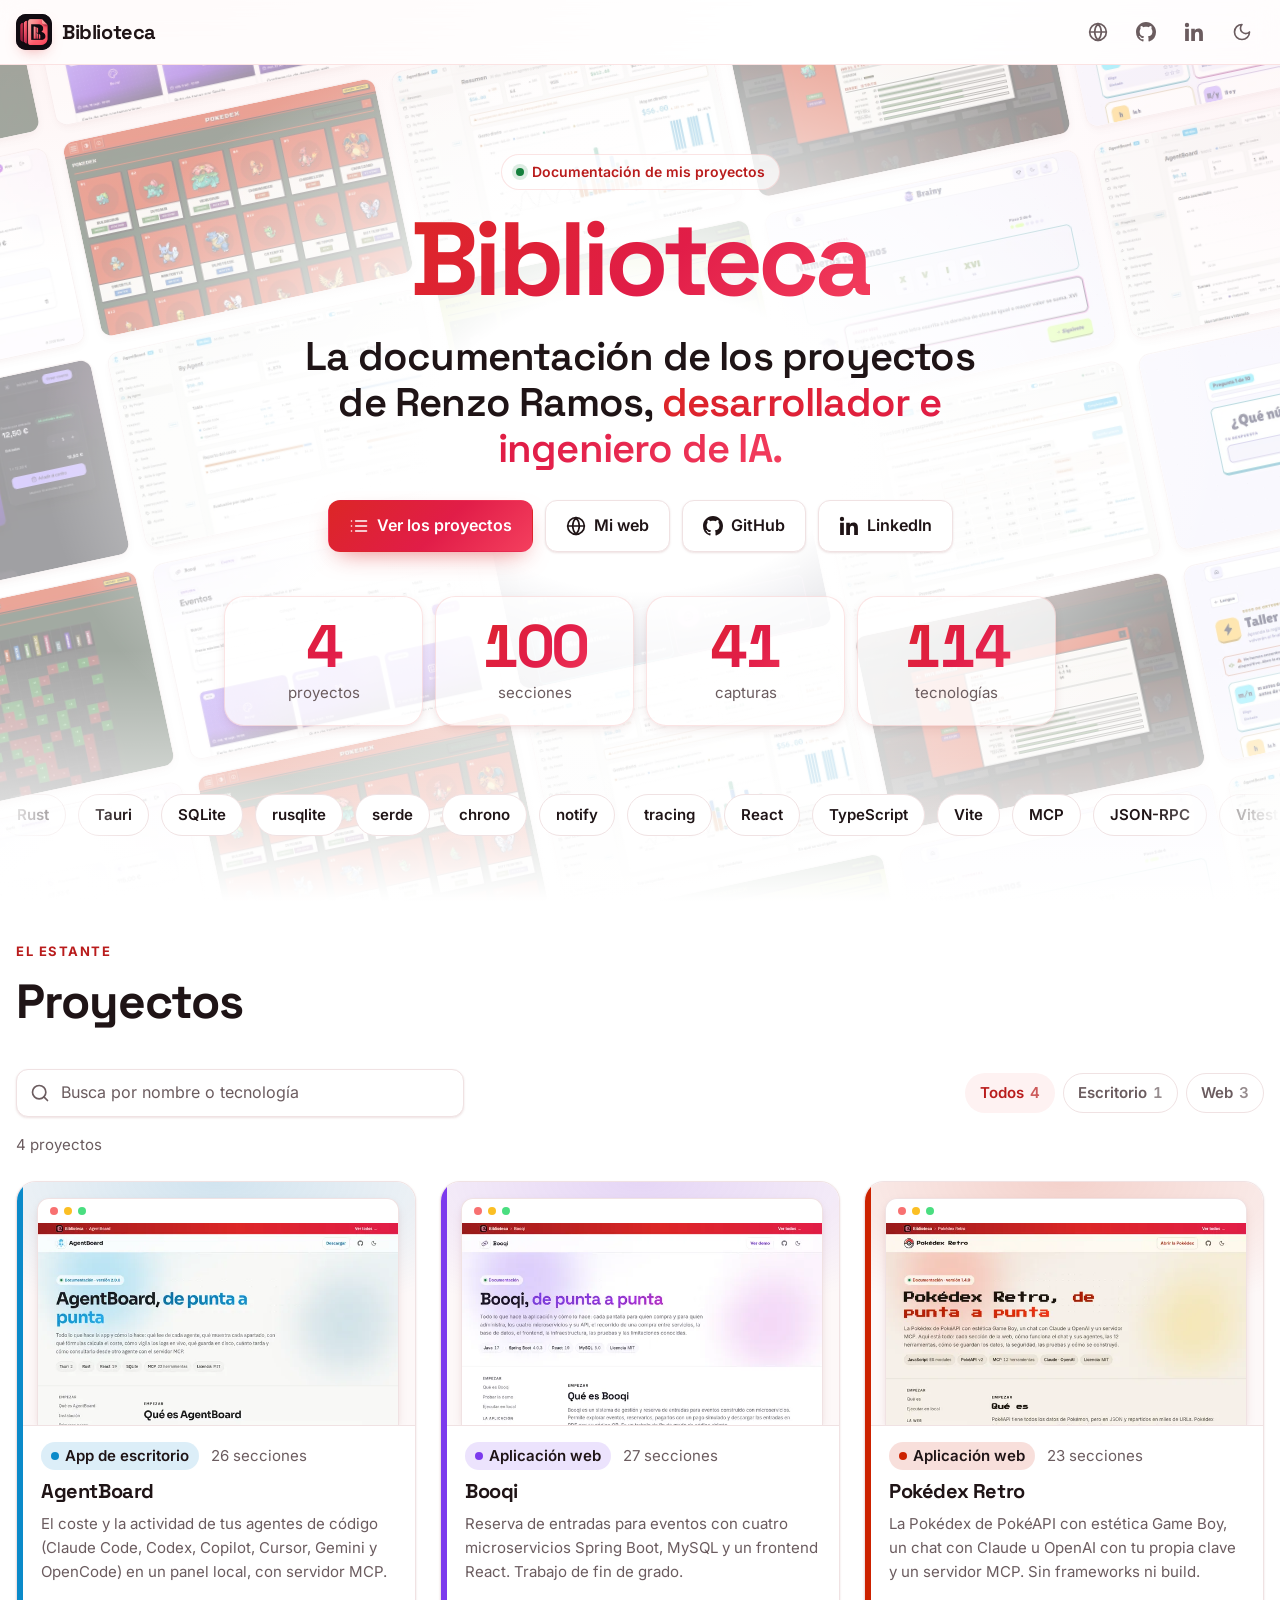
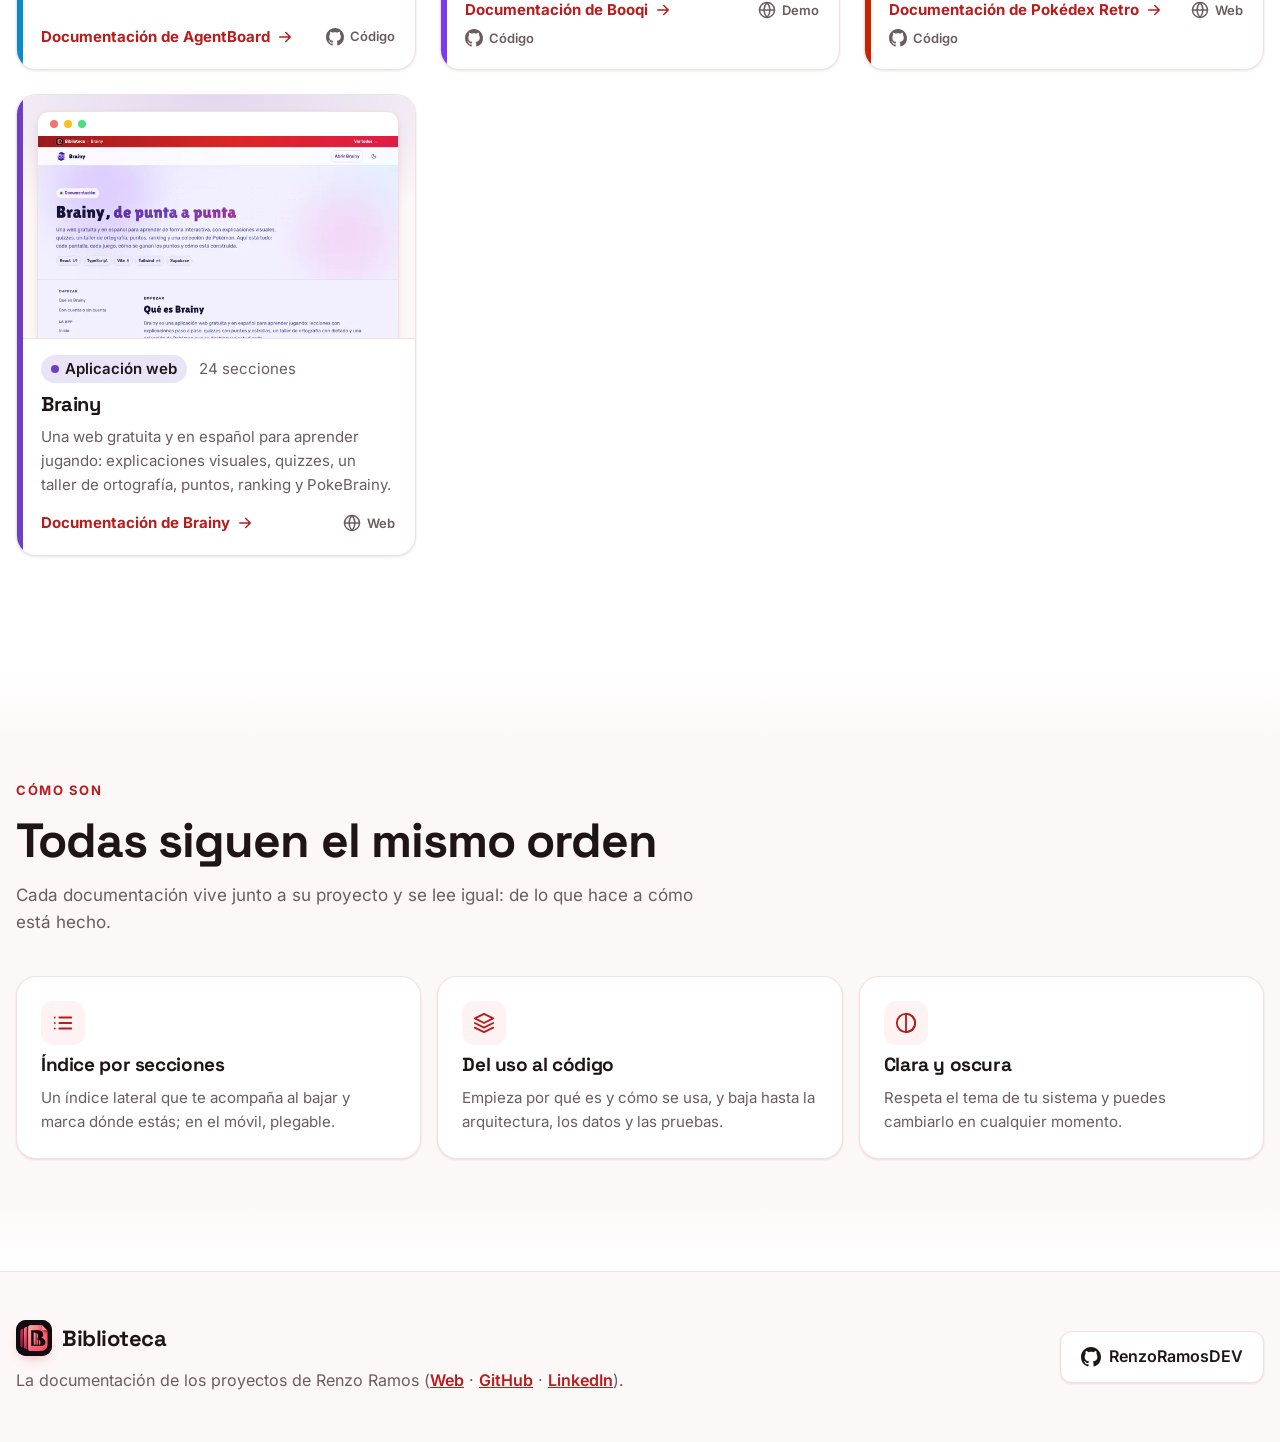
<file: biblioteca/index.html>
<!doctype html>
<html lang="es">
  <head>
    <meta charset="utf-8" />
    <meta name="viewport" content="width=device-width, initial-scale=1" />
    <script>
      ;(function () {
        var stored = null
        try {
          stored = localStorage.getItem('biblioteca-theme')
        } catch (e) {}
        var dark =
          stored === 'dark' ||
          (stored !== 'light' &&
            typeof matchMedia === 'function' &&
            matchMedia('(prefers-color-scheme: dark)').matches)
        var root = document.documentElement
        root.classList.toggle('dark', dark)
        root.style.colorScheme = dark ? 'dark' : 'light'
      })()
      document.documentElement.classList.add('js')
    </script>
    <title>Biblioteca · Proyectos de Renzo Ramos</title>
    <meta
      name="description"
      content="La documentación de los proyectos de Renzo Ramos, desarrollador e ingeniero de IA: AgentBoard, Booqi, Pokédex Retro y Brainy, explicados de punta a punta."
    />
    <meta name="theme-color" content="#dc2626" />
    <link rel="canonical" href="https://docs.portafolio-renzoramos.com/biblioteca/" />
    <meta property="og:url" content="https://docs.portafolio-renzoramos.com/biblioteca/" />
    <meta property="og:type" content="website" />
    <meta property="og:site_name" content="Biblioteca" />
    <meta property="og:title" content="Biblioteca · Proyectos de Renzo Ramos" />
    <meta
      property="og:description"
      content="La documentación de los proyectos de Renzo Ramos, desarrollador e ingeniero de IA: AgentBoard, Booqi, Pokédex Retro y Brainy, explicados de punta a punta."
    />
    <link rel="icon" type="image/png" sizes="32x32" href="assets/icon-32.png" />
    <link rel="apple-touch-icon" href="assets/icon-192.png" />
    <link rel="sitemap" type="application/xml" href="https://docs.portafolio-renzoramos.com/sitemap.xml" />
    <link rel="manifest" href="site.webmanifest" />
    <link rel="preload" href="assets/fonts/inter-latin-wght-normal.woff2" as="font" type="font/woff2" crossorigin />
    <script type="application/ld+json">
{
  "@context": "https://schema.org",
  "@graph": [
    {
      "@type": "Person",
      "@id": "https://docs.portafolio-renzoramos.com/#renzo",
      "name": "Renzo Ramos",
      "alternateName": "RenzoRamosDEV",
      "jobTitle": "Junior AI Engineer",
      "url": "https://portafolio-renzoramos.com/",
      "sameAs": [
        "https://github.com/RenzoRamosDEV",
        "https://www.linkedin.com/in/renzoinv04/",
        "https://portafolio-renzoramos.com/"
      ],
      "knowsAbout": [
        "Inteligencia artificial",
        "Agentes de código",
        "Model Context Protocol (MCP)",
        "Claude API",
        "OpenAI API",
        "Rust",
        "Tauri",
        "React",
        "TypeScript",
        "JavaScript",
        "Java",
        "Spring Boot",
        "Supabase",
        "PostgreSQL",
        "MySQL",
        "SQLite",
        "Docker",
        "Tailwind CSS",
        "Vite",
        "Playwright",
        "Vitest",
        "Mutation testing",
        "GitHub Actions",
        "Accesibilidad web (WCAG)",
        "OpenSpec",
        "TDD"
      ]
    },
    {
      "@type": "WebSite",
      "@id": "https://docs.portafolio-renzoramos.com/#site",
      "name": "Biblioteca de Renzo Ramos",
      "url": "https://docs.portafolio-renzoramos.com/biblioteca/",
      "inLanguage": "es",
      "author": {
        "@id": "https://docs.portafolio-renzoramos.com/#renzo"
      }
    },
    {
      "@type": "ProfilePage",
      "@id": "https://docs.portafolio-renzoramos.com/biblioteca/#page",
      "url": "https://docs.portafolio-renzoramos.com/biblioteca/",
      "name": "Biblioteca · Proyectos de Renzo Ramos",
      "inLanguage": "es",
      "mainEntity": {
        "@id": "https://docs.portafolio-renzoramos.com/#renzo"
      },
      "isPartOf": {
        "@id": "https://docs.portafolio-renzoramos.com/#site"
      },
      "hasPart": {
        "@type": "ItemList",
        "name": "Proyectos de Renzo Ramos",
        "itemListElement": [
          {
            "@type": "ListItem",
            "position": 1,
            "name": "AgentBoard",
            "url": "https://docs.portafolio-renzoramos.com/agentboard/"
          },
          {
            "@type": "ListItem",
            "position": 2,
            "name": "Booqi",
            "url": "https://docs.portafolio-renzoramos.com/booqi/"
          },
          {
            "@type": "ListItem",
            "position": 3,
            "name": "Pokédex Retro",
            "url": "https://docs.portafolio-renzoramos.com/pokedex-retro/"
          },
          {
            "@type": "ListItem",
            "position": 4,
            "name": "Brainy",
            "url": "https://docs.portafolio-renzoramos.com/brainy/"
          }
        ]
      }
    }
  ]
}
    </script>
    <link rel="stylesheet" href="css/tokens.css?v=21" />
    <link rel="stylesheet" href="css/base.css?v=21" />
    <link rel="stylesheet" href="css/biblioteca.css?v=21" />
    <script defer src="js/base.js?v=21"></script>
    <script defer src="js/biblioteca.js?v=21"></script>
  </head>
  <body>
    <svg class="sprite" aria-hidden="true" focusable="false">
      <symbol id="i-search" viewBox="0 0 24 24">
        <circle cx="11" cy="11" r="8" />
        <path d="m21 21-4.3-4.3" />
      </symbol>
      <symbol id="i-arrow" viewBox="0 0 24 24">
        <path d="M5 12h14M13 6l6 6-6 6" />
      </symbol>
      <symbol id="i-globe" viewBox="0 0 24 24">
        <circle cx="12" cy="12" r="10" />
        <path d="M2 12h20M12 2a15.3 15.3 0 0 1 4 10 15.3 15.3 0 0 1-4 10 15.3 15.3 0 0 1-4-10 15.3 15.3 0 0 1 4-10Z" />
      </symbol>
      <symbol id="i-list" viewBox="0 0 24 24">
        <path d="M8 6h13M8 12h13M8 18h13M3 6h.01M3 12h.01M3 18h.01" />
      </symbol>
      <symbol id="i-layers" viewBox="0 0 24 24">
        <path d="m12 2 10 5-10 5L2 7l10-5Z" />
        <path d="m2 17 10 5 10-5M2 12l10 5 10-5" />
      </symbol>
      <symbol id="i-contrast" viewBox="0 0 24 24">
        <circle cx="12" cy="12" r="10" />
        <path d="M12 2a10 10 0 0 1 0 20Z" />
      </symbol>
      <symbol id="i-github" viewBox="0 0 16 16">
        <path class="filled" d="M8 0c4.42 0 8 3.58 8 8a8.013 8.013 0 0 1-5.45 7.59c-.4.08-.55-.17-.55-.38 0-.27.01-1.13.01-2.2 0-.75-.25-1.23-.54-1.48 1.78-.2 3.65-.88 3.65-3.95 0-.88-.31-1.59-.82-2.15.08-.2.36-1.02-.08-2.12 0 0-.67-.22-2.2.82-.64-.18-1.32-.27-2-.27-.68 0-1.36.09-2 .27-1.53-1.03-2.2-.82-2.2-.82-.44 1.1-.16 1.92-.08 2.12-.51.56-.82 1.28-.82 2.15 0 3.06 1.86 3.75 3.64 3.95-.23.2-.44.55-.51 1.07-.46.21-1.61.55-2.33-.66-.15-.24-.6-.83-1.23-.82-.67.01-.27.38.01.53.34.19.73.9.82 1.13.16.45.68 1.31 2.69.94 0 .67.01 1.3.01 1.49 0 .21-.15.45-.55.38A7.995 7.995 0 0 1 0 8c0-4.42 3.58-8 8-8Z" />
      </symbol>
      <symbol id="i-linkedin" viewBox="2.5 2.5 19 19">
        <path
          class="filled"
          d="M20.45 20.45h-3.55v-5.57c0-1.33-.02-3.04-1.85-3.04-1.86 0-2.14 1.45-2.14 2.94v5.67H9.36V9h3.41v1.56h.05c.48-.9 1.64-1.85 3.37-1.85 3.6 0 4.27 2.37 4.27 5.46v6.28ZM5.34 7.43a2.06 2.06 0 1 1 0-4.12 2.06 2.06 0 0 1 0 4.12ZM7.12 20.45H3.56V9h3.56v11.45Z"
        />
      </symbol>
    </svg>

    <a class="skip-link" href="#contenido">Saltar al contenido</a>

    <header class="site-header">
      <div class="container site-header__inner">
        <a class="brand" href="#inicio" aria-label="Biblioteca, ir al inicio">
          <span class="brand__mark brand__mark--logo" aria-hidden="true">
            <img src="assets/logo-132.png" srcset="assets/logo-132.png 1x, assets/logo-264.png 2x" alt="" width="36" height="36" />
          </span>
          <span class="brand__name">Biblioteca</span>
        </a>
        <a class="icon-button" href="https://portafolio-renzoramos.com/" rel="me" aria-label="Web de Renzo Ramos">
          <svg class="icon" width="20" height="20" aria-hidden="true"><use href="#i-globe" /></svg>
        </a>
        <a class="icon-button" href="https://github.com/RenzoRamosDEV" rel="me" aria-label="Perfil de Renzo Ramos en GitHub">
          <svg class="icon" width="20" height="20" aria-hidden="true"><use href="#i-github" /></svg>
        </a>
        <a class="icon-button" href="https://www.linkedin.com/in/renzoinv04/" rel="me" aria-label="Perfil de Renzo Ramos en LinkedIn">
          <svg class="icon" width="20" height="20" aria-hidden="true"><use href="#i-linkedin" /></svg>
        </a>
        <button
          type="button"
          class="icon-button theme-toggle"
          data-theme-toggle
          aria-pressed="false"
          aria-label="Cambiar a tema oscuro"
        >
          <svg class="icon theme-toggle__moon" viewBox="0 0 24 24" width="20" height="20" aria-hidden="true">
            <path d="M12 3a6 6 0 0 0 9 9 9 9 0 1 1-9-9Z" />
          </svg>
          <svg class="icon theme-toggle__sun" viewBox="0 0 24 24" width="20" height="20" aria-hidden="true">
            <circle cx="12" cy="12" r="4" />
            <path
              d="M12 2v2M12 20v2M4.93 4.93l1.41 1.41M17.66 17.66l1.41 1.41M2 12h2M20 12h2M6.34 17.66l-1.41 1.41M19.07 4.93l-1.41 1.41"
            />
          </svg>
        </button>
      </div>
    </header>

    <main id="contenido" tabindex="-1">
      <section id="inicio" class="hero hero--mosaic" aria-labelledby="hero-title">
        <div class="mosaic" aria-hidden="true">
          <div class="mosaic__grid" data-mosaic>          </div>
        </div>
        <div class="mosaic__veil" aria-hidden="true"></div>
        <div class="container hero__center">
          <p class="pill hero__enter">
            <span class="pill__dot" aria-hidden="true"></span>
            Documentación de mis proyectos
          </p>
          <h1 id="hero-title" class="hero__title hero__enter">Biblioteca</h1>
          <p class="hero__claim hero__enter">
            La documentación de los proyectos de Renzo Ramos,
            <span class="text-gradient">desarrollador e ingeniero de IA.</span>
          </p>
          <div class="hero__actions hero__enter">
            <a class="button button--primary" href="#proyectos">
              <svg class="icon" width="20" height="20" aria-hidden="true"><use href="#i-list" /></svg>
              Ver los proyectos
            </a>
            <a class="button button--secondary" href="https://portafolio-renzoramos.com/">
              <svg class="icon" width="20" height="20" aria-hidden="true"><use href="#i-globe" /></svg>
              Mi web
            </a>
            <a class="button button--secondary" href="https://github.com/RenzoRamosDEV">
              <svg class="icon" width="20" height="20" aria-hidden="true"><use href="#i-github" /></svg>
              GitHub
            </a>
            <a class="button button--secondary" href="https://www.linkedin.com/in/renzoinv04/">
              <svg class="icon" width="20" height="20" aria-hidden="true"><use href="#i-linkedin" /></svg>
              LinkedIn
            </a>
          </div>
          <ul class="scores hero__enter" data-scores role="list">
            <li class="score"><strong data-stat="books">0</strong> <span data-stat-label="books">proyectos</span></li>
            <li class="score"><strong data-stat="sections">0</strong> <span data-stat-label="sections">secciones</span></li>
            <li class="score"><strong data-stat="captures">0</strong> <span data-stat-label="captures">capturas</span></li>
            <li class="score"><strong data-stat="techs">0</strong> <span data-stat-label="techs">tecnologías</span></li>
          </ul>
        </div>
        <div class="tech-marquee" aria-hidden="true">
          <div class="tech-marquee__track" data-marquee></div>
        </div>
      </section>

      <section id="proyectos" class="section" aria-labelledby="proyectos-title">
        <div class="container">
          <header class="section__header">
            <p class="eyebrow">El estante</p>
            <h2 id="proyectos-title">Proyectos</h2>
          </header>

          <div class="toolbar" data-toolbar hidden>
            <label class="search">
              <span class="sr-only">Buscar un proyecto</span>
              <svg class="icon" width="20" height="20" aria-hidden="true"><use href="#i-search" /></svg>
              <input
                type="search"
                data-search
                placeholder="Busca por nombre o tecnología"
                aria-label="Buscar un proyecto por nombre o tecnología"
                autocomplete="off"
              />
            </label>
            <fieldset class="filters">
              <legend class="sr-only">Filtrar por tipo</legend>
              <button type="button" class="filter" data-filter="todos" aria-pressed="true">
                Todos <span class="filter__count" data-count="todos">0</span>
              </button>
              <button type="button" class="filter" data-filter="escritorio" aria-pressed="false">
                Escritorio <span class="filter__count" data-count="escritorio">0</span>
              </button>
              <button type="button" class="filter" data-filter="web" aria-pressed="false">
                Web <span class="filter__count" data-count="web">0</span>
              </button>
            </fieldset>
            <p class="results" data-results aria-live="polite">Ningún proyecto</p>
          </div>

          <ul class="shelf" data-shelf role="list">
            <li data-book data-kind="escritorio" data-sections="26" data-keywords="coste agentes claude codex copilot cursor gemini opencode mcp" data-captures="14" data-techs="Rust, Tauri, SQLite, rusqlite, serde, chrono, notify, tracing, React, TypeScript, Vite, MCP, JSON-RPC, Vitest, Criterion, Clippy, rustfmt, Python, GitHub Actions, tauri-action, AppImage, WebKitGTK, OpenSpec, Conventional Commits, TDD, distrobox" data-mosaic="agentboard-inicio-light, agentboard-agent, agentboard-session-detail, agentboard-pricing">
              <article class="card book reveal" style="--accent-light: #0b8ac9; --accent-dark: #f2a33a">
                <div class="book__cover" aria-hidden="true">
                  <div class="book__frame">
                    <img
                      class="book__thumb--light"
                      src="assets/thumbs/agentboard-light-640.webp"
                      srcset="assets/thumbs/agentboard-light-640.webp 640w, assets/thumbs/agentboard-light-1280.webp 1280w"
                      sizes="(min-width: 52rem) 34rem, 100vw"
                      width="1280"
                      height="800"
                      loading="lazy"
                      decoding="async"
                      alt=""
                    />
                    <img
                      class="book__thumb--dark"
                      src="assets/thumbs/agentboard-dark-640.webp"
                      srcset="assets/thumbs/agentboard-dark-640.webp 640w, assets/thumbs/agentboard-dark-1280.webp 1280w"
                      sizes="(min-width: 52rem) 34rem, 100vw"
                      width="1280"
                      height="800"
                      loading="lazy"
                      decoding="async"
                      alt=""
                    />
                  </div>
                </div>
                <div class="book__body">
                  <p class="book__meta">
                    <span class="badge">App de escritorio</span>
                    <span data-sections-text>26 secciones</span>
                  </p>
                  <h3>
                    <a class="book__link" href="../agentboard/">AgentBoard</a>
                  </h3>
                  <p>
                    El coste y la actividad de tus agentes de código (Claude Code, Codex, Copilot, Cursor,
                    Gemini y OpenCode) en un panel local, con servidor MCP.
                  </p>
                  <div class="book__actions">
                    <a class="book__read" href="../agentboard/">
                      Documentación de AgentBoard
                      <svg class="icon" width="18" height="18" aria-hidden="true"><use href="#i-arrow" /></svg>
                    </a>
                    <a class="book__extra" href="https://github.com/RenzoRamosDEV/AgentBoard">
                      <svg class="icon" width="18" height="18" aria-hidden="true"><use href="#i-github" /></svg>
                      Código
                    </a>
                  </div>
                </div>
              </article>
            </li>

            <li data-book data-kind="web" data-sections="27" data-keywords="eventos entradas reservas microservicios java spring mysql docker tfg" data-captures="3" data-techs="Java, Spring Boot, Spring Web, Spring Data JPA, Hibernate, Spring Validation, Spring Boot Actuator, Spring Security Crypto, BCrypt, MapStruct, Lombok, springdoc-openapi, Swagger UI, MySQL, H2, Maven, RFC 9457, React, TypeScript, Vite, Tailwind CSS, React Router, TanStack Query, Axios, React Hook Form, Zod, Zustand, Motion, Lucide, pdf-lib, qrcode, Docker Compose, Podman, nginx, Makefile, GitHub Pages, JUnit 5, Mockito, PIT, Checkstyle, Spotless, google-java-format, Vitest, Testing Library, jsdom, Playwright, Stryker, ESLint, Prettier, GitHub Actions, OpenSpec, ADRs, Conventional Commits, TDD" data-mosaic="booqi-eventos-light, booqi-evento-dark, booqi-admin-light">
              <article class="card book reveal" style="--accent-light: #7c3aed; --accent-dark: #a78bfa; --reveal-delay: 80ms">
                <div class="book__cover" aria-hidden="true">
                  <div class="book__frame">
                    <img
                      class="book__thumb--light"
                      src="assets/thumbs/booqi-light-640.webp"
                      srcset="assets/thumbs/booqi-light-640.webp 640w, assets/thumbs/booqi-light-1280.webp 1280w"
                      sizes="(min-width: 52rem) 34rem, 100vw"
                      width="1280"
                      height="800"
                      loading="lazy"
                      decoding="async"
                      alt=""
                    />
                    <img
                      class="book__thumb--dark"
                      src="assets/thumbs/booqi-dark-640.webp"
                      srcset="assets/thumbs/booqi-dark-640.webp 640w, assets/thumbs/booqi-dark-1280.webp 1280w"
                      sizes="(min-width: 52rem) 34rem, 100vw"
                      width="1280"
                      height="800"
                      loading="lazy"
                      decoding="async"
                      alt=""
                    />
                  </div>
                </div>
                <div class="book__body">
                  <p class="book__meta">
                    <span class="badge">Aplicación web</span>
                    <span data-sections-text>27 secciones</span>
                  </p>
                  <h3>
                    <a class="book__link" href="../booqi/">Booqi</a>
                  </h3>
                  <p>
                    Reserva de entradas para eventos con cuatro microservicios Spring Boot, MySQL y un
                    frontend React. Trabajo de fin de grado.
                  </p>
                  <div class="book__actions">
                    <a class="book__read" href="../booqi/">
                      Documentación de Booqi
                      <svg class="icon" width="18" height="18" aria-hidden="true"><use href="#i-arrow" /></svg>
                    </a>
                    <a class="book__extra" href="https://renzoramosdev.github.io/Booqui-TFG/">
                      <svg class="icon" width="18" height="18" aria-hidden="true"><use href="#i-globe" /></svg>
                      Demo
                    </a>
                    <a class="book__extra" href="https://github.com/RenzoRamosDEV/Booqui-TFG">
                      <svg class="icon" width="18" height="18" aria-hidden="true"><use href="#i-github" /></svg>
                      Código
                    </a>
                  </div>
                </div>
              </article>
            </li>

            <li data-book data-kind="web" data-sections="23" data-keywords="pokemon pokeapi game boy chat claude openai mcp javascript" data-captures="12" data-techs="JavaScript, HTML, CSS, JSDoc, Web Speech API, Content Security Policy, PokéAPI, Anthropic Messages API, OpenAI Responses API, Server-Sent Events, Node.js, MCP, MCP SDK, Zod, JSON-RPC, MCP Inspector, Playwright, axe-core, WCAG 2.1 AA, Stryker, Lighthouse CI, ESLint, Prettier, TypeScript, lint-staged, simple-git-hooks, EditorConfig, GitHub Actions, GitHub Pages, Dependabot, OpenSpec, ADRs, Keep a Changelog, SemVer, Conventional Commits, nvm, TDD" data-mosaic="pokedex-retro-pokedex, pokedex-retro-ficha, pokedex-retro-pokedex-dmg, pokedex-retro-tipos">
              <article class="card book reveal" style="--accent-light: #cc2200; --accent-dark: #00aa44">
                <div class="book__cover" aria-hidden="true">
                  <div class="book__frame">
                    <img
                      class="book__thumb--light"
                      src="assets/thumbs/pokedex-retro-light-640.webp"
                      srcset="assets/thumbs/pokedex-retro-light-640.webp 640w, assets/thumbs/pokedex-retro-light-1280.webp 1280w"
                      sizes="(min-width: 52rem) 34rem, 100vw"
                      width="1280"
                      height="800"
                      loading="lazy"
                      decoding="async"
                      alt=""
                    />
                    <img
                      class="book__thumb--dark"
                      src="assets/thumbs/pokedex-retro-dark-640.webp"
                      srcset="assets/thumbs/pokedex-retro-dark-640.webp 640w, assets/thumbs/pokedex-retro-dark-1280.webp 1280w"
                      sizes="(min-width: 52rem) 34rem, 100vw"
                      width="1280"
                      height="800"
                      loading="lazy"
                      decoding="async"
                      alt=""
                    />
                  </div>
                </div>
                <div class="book__body">
                  <p class="book__meta">
                    <span class="badge">Aplicación web</span>
                    <span data-sections-text>23 secciones</span>
                  </p>
                  <h3>
                    <a class="book__link" href="../pokedex-retro/">Pokédex Retro</a>
                  </h3>
                  <p>
                    La Pokédex de PokéAPI con estética Game Boy, un chat con Claude u OpenAI con tu
                    propia clave y un servidor MCP. Sin frameworks ni build.
                  </p>
                  <div class="book__actions">
                    <a class="book__read" href="../pokedex-retro/">
                      Documentación de Pokédex Retro
                      <svg class="icon" width="18" height="18" aria-hidden="true"><use href="#i-arrow" /></svg>
                    </a>
                    <a class="book__extra" href="https://renzoramosdev.github.io/Pokedex-Retro/">
                      <svg class="icon" width="18" height="18" aria-hidden="true"><use href="#i-globe" /></svg>
                      Web
                    </a>
                    <a class="book__extra" href="https://github.com/RenzoRamosDEV/Pokedex-Retro">
                      <svg class="icon" width="18" height="18" aria-hidden="true"><use href="#i-github" /></svg>
                      Código
                    </a>
                  </div>
                </div>
              </article>
            </li>

            <li data-book data-kind="web" data-sections="24" data-keywords="aprender educacion quiz matematicas lengua science english ortografia supabase react" data-captures="12" data-techs="React, TypeScript, Vite, Tailwind CSS, shadcn/ui, Radix UI, class-variance-authority, clsx, tailwind-merge, tw-animate-css, Motion, Phosphor Icons, Web Speech API, Supabase, Supabase Auth, PostgreSQL, Row Level Security, supabase-js, Edge Functions, Deno, PokéAPI, Open Graph, JSON-LD, Vitest, jsdom, Testing Library, Golden files, Stryker, WCAG AA, GitHub Actions, GitHub Pages, Supabase CLI, OpenSpec, Conventional Commits, TDD" data-mosaic="brainy-inicio-oscuro, brainy-explicacion, brainy-taller, brainy-quiz">
              <article class="card book reveal" style="--accent-light: #6d3fc4; --accent-dark: #b48cff">
                <div class="book__cover" aria-hidden="true">
                  <div class="book__frame">
                    <img
                      class="book__thumb--light"
                      src="assets/thumbs/brainy-light-640.webp"
                      srcset="assets/thumbs/brainy-light-640.webp 640w, assets/thumbs/brainy-light-1280.webp 1280w"
                      sizes="(min-width: 52rem) 34rem, 100vw"
                      width="1280"
                      height="800"
                      loading="lazy"
                      decoding="async"
                      alt=""
                    />
                    <img
                      class="book__thumb--dark"
                      src="assets/thumbs/brainy-dark-640.webp"
                      srcset="assets/thumbs/brainy-dark-640.webp 640w, assets/thumbs/brainy-dark-1280.webp 1280w"
                      sizes="(min-width: 52rem) 34rem, 100vw"
                      width="1280"
                      height="800"
                      loading="lazy"
                      decoding="async"
                      alt=""
                    />
                  </div>
                </div>
                <div class="book__body">
                  <p class="book__meta">
                    <span class="badge">Aplicación web</span>
                    <span data-sections-text>24 secciones</span>
                  </p>
                  <h3>
                    <a class="book__link" href="../brainy/">Brainy</a>
                  </h3>
                  <p>
                    Una web gratuita y en español para aprender jugando: explicaciones visuales,
                    quizzes, un taller de ortografía, puntos, ranking y PokeBrainy.
                  </p>
                  <div class="book__actions">
                    <a class="book__read" href="../brainy/">
                      Documentación de Brainy
                      <svg class="icon" width="18" height="18" aria-hidden="true"><use href="#i-arrow" /></svg>
                    </a>
                    <a class="book__extra" href="https://renzoramosdev.github.io/Brainy-Site/">
                      <svg class="icon" width="18" height="18" aria-hidden="true"><use href="#i-globe" /></svg>
                      Web
                    </a>
                  </div>
                </div>
              </article>
            </li>
          </ul>

          <div class="empty" data-empty-shelf>
            <span class="feature__icon" aria-hidden="true">
              <svg class="icon" width="24" height="24"><use href="#i-list" /></svg>
            </span>
            <h3>El estante todavía está vacío</h3>
            <p>Aquí aparecerá la documentación de cada proyecto en cuanto la añada.</p>
          </div>

          <div class="empty" data-empty hidden>
            <span class="feature__icon" aria-hidden="true">
              <svg class="icon" width="24" height="24"><use href="#i-search" /></svg>
            </span>
            <h3>Nada en el estante</h3>
            <p>Ningún proyecto coincide con <span data-empty-query>ese filtro</span>.</p>
            <button type="button" class="button button--secondary" data-reset>Ver todos los proyectos</button>
          </div>
        </div>
      </section>

      <section id="como-son" class="section section--tinted" aria-labelledby="como-son-title">
        <div class="container">
          <header class="section__header reveal">
            <p class="eyebrow">Cómo son</p>
            <h2 id="como-son-title">Todas siguen el mismo orden</h2>
            <p class="section__lead">
              Cada documentación vive junto a su proyecto y se lee igual: de lo que hace a cómo está
              hecho.
            </p>
          </header>
          <ul class="features" role="list">
            <li class="card feature reveal">
              <span class="feature__icon"><svg class="icon" width="22" height="22" aria-hidden="true"><use href="#i-list" /></svg></span>
              <h3>Índice por secciones</h3>
              <p>Un índice lateral que te acompaña al bajar y marca dónde estás; en el móvil, plegable.</p>
            </li>
            <li class="card feature reveal" style="--reveal-delay: 60ms">
              <span class="feature__icon"><svg class="icon" width="22" height="22" aria-hidden="true"><use href="#i-layers" /></svg></span>
              <h3>Del uso al código</h3>
              <p>Empieza por qué es y cómo se usa, y baja hasta la arquitectura, los datos y las pruebas.</p>
            </li>
            <li class="card feature reveal" style="--reveal-delay: 120ms">
              <span class="feature__icon"><svg class="icon" width="22" height="22" aria-hidden="true"><use href="#i-contrast" /></svg></span>
              <h3>Clara y oscura</h3>
              <p>Respeta el tema de tu sistema y puedes cambiarlo en cualquier momento.</p>
            </li>
          </ul>
        </div>
      </section>
    </main>

    <footer class="site-footer">
      <div class="container site-footer__inner">
        <div>
          <h2 class="site-footer__title">
            <span class="brand__mark brand__mark--logo" aria-hidden="true">
              <img src="assets/logo-132.png" srcset="assets/logo-132.png 1x, assets/logo-264.png 2x" alt="" width="36" height="36" />
            </span>
            Biblioteca
          </h2>
          <p>
            La documentación de los proyectos de Renzo Ramos
            (<a href="https://portafolio-renzoramos.com/">Web</a> ·
            <a href="https://github.com/RenzoRamosDEV">GitHub</a> ·
            <a href="https://www.linkedin.com/in/renzoinv04/">LinkedIn</a>).
          </p>
        </div>
        <a class="button button--secondary" href="https://github.com/RenzoRamosDEV">
          <svg class="icon" width="20" height="20" aria-hidden="true"><use href="#i-github" /></svg>
          RenzoRamosDEV
        </a>
      </div>
    </footer>
  </body>
</html>
</file>
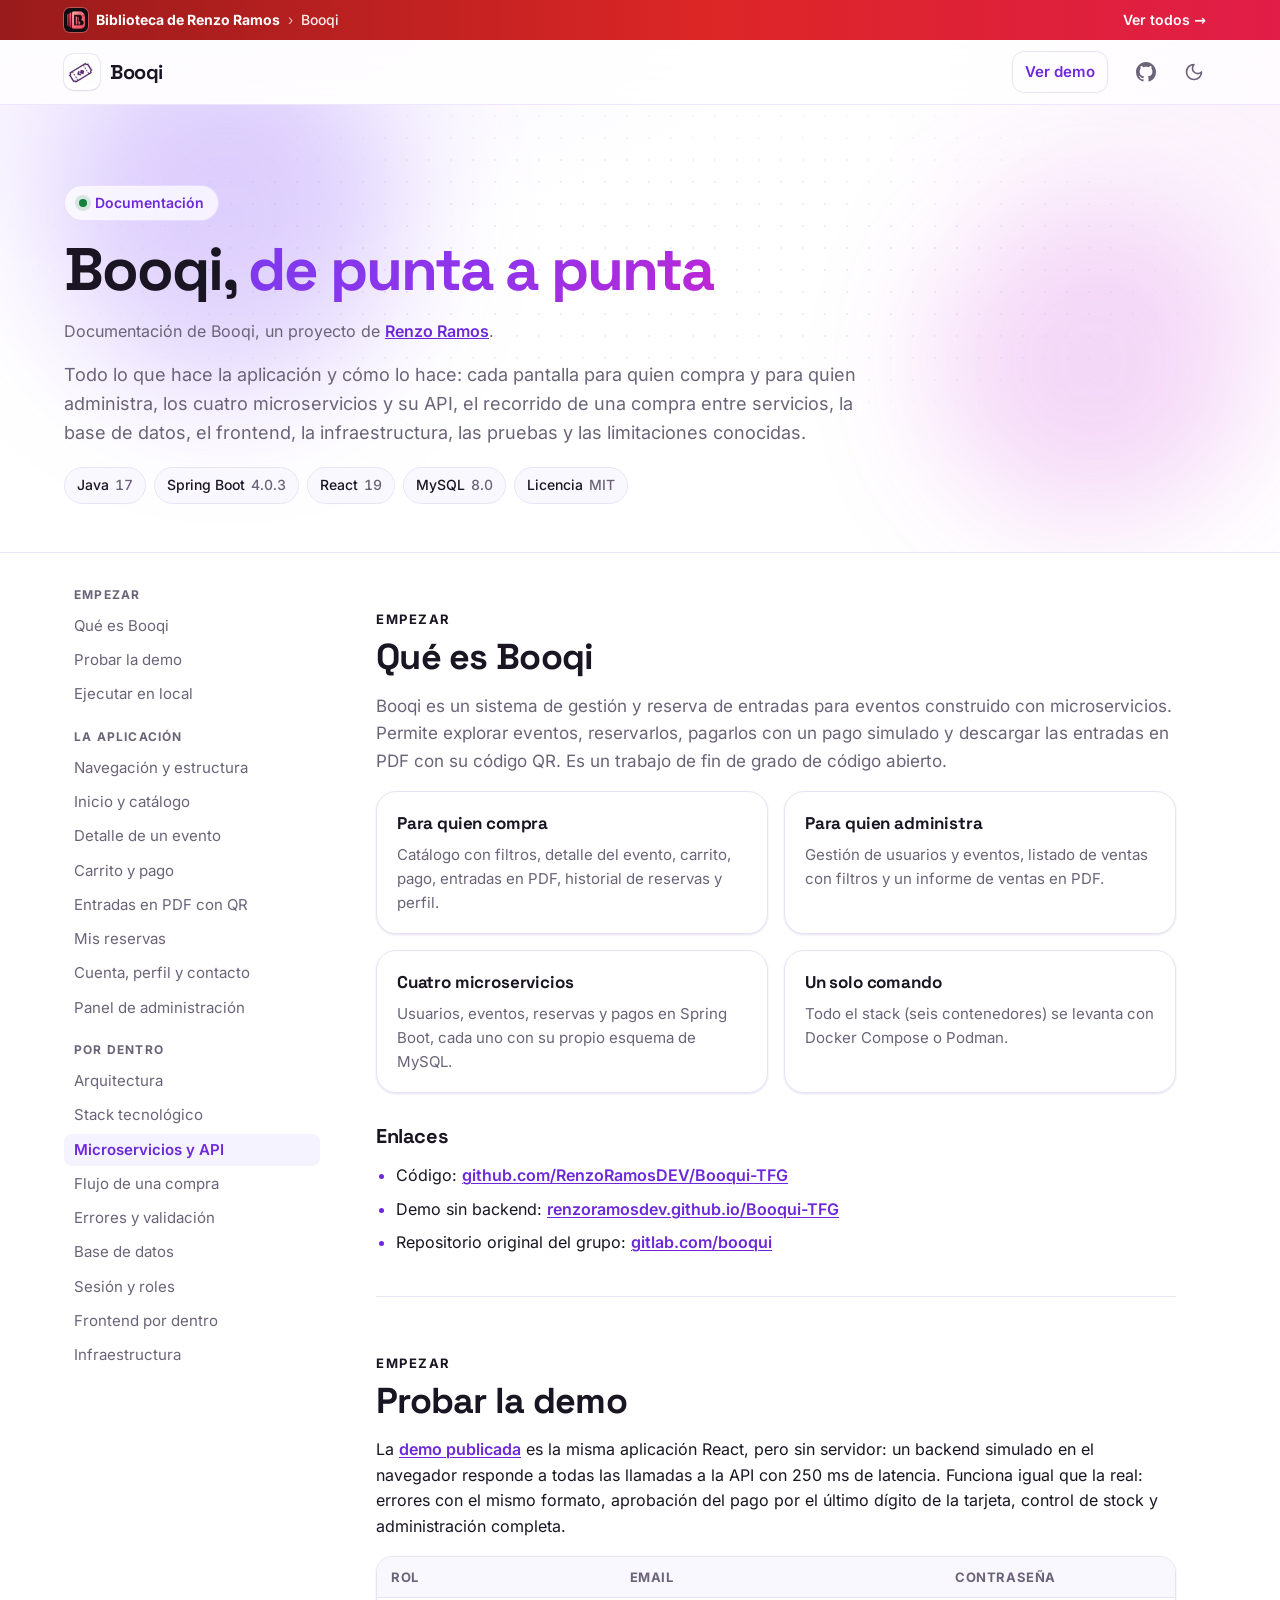
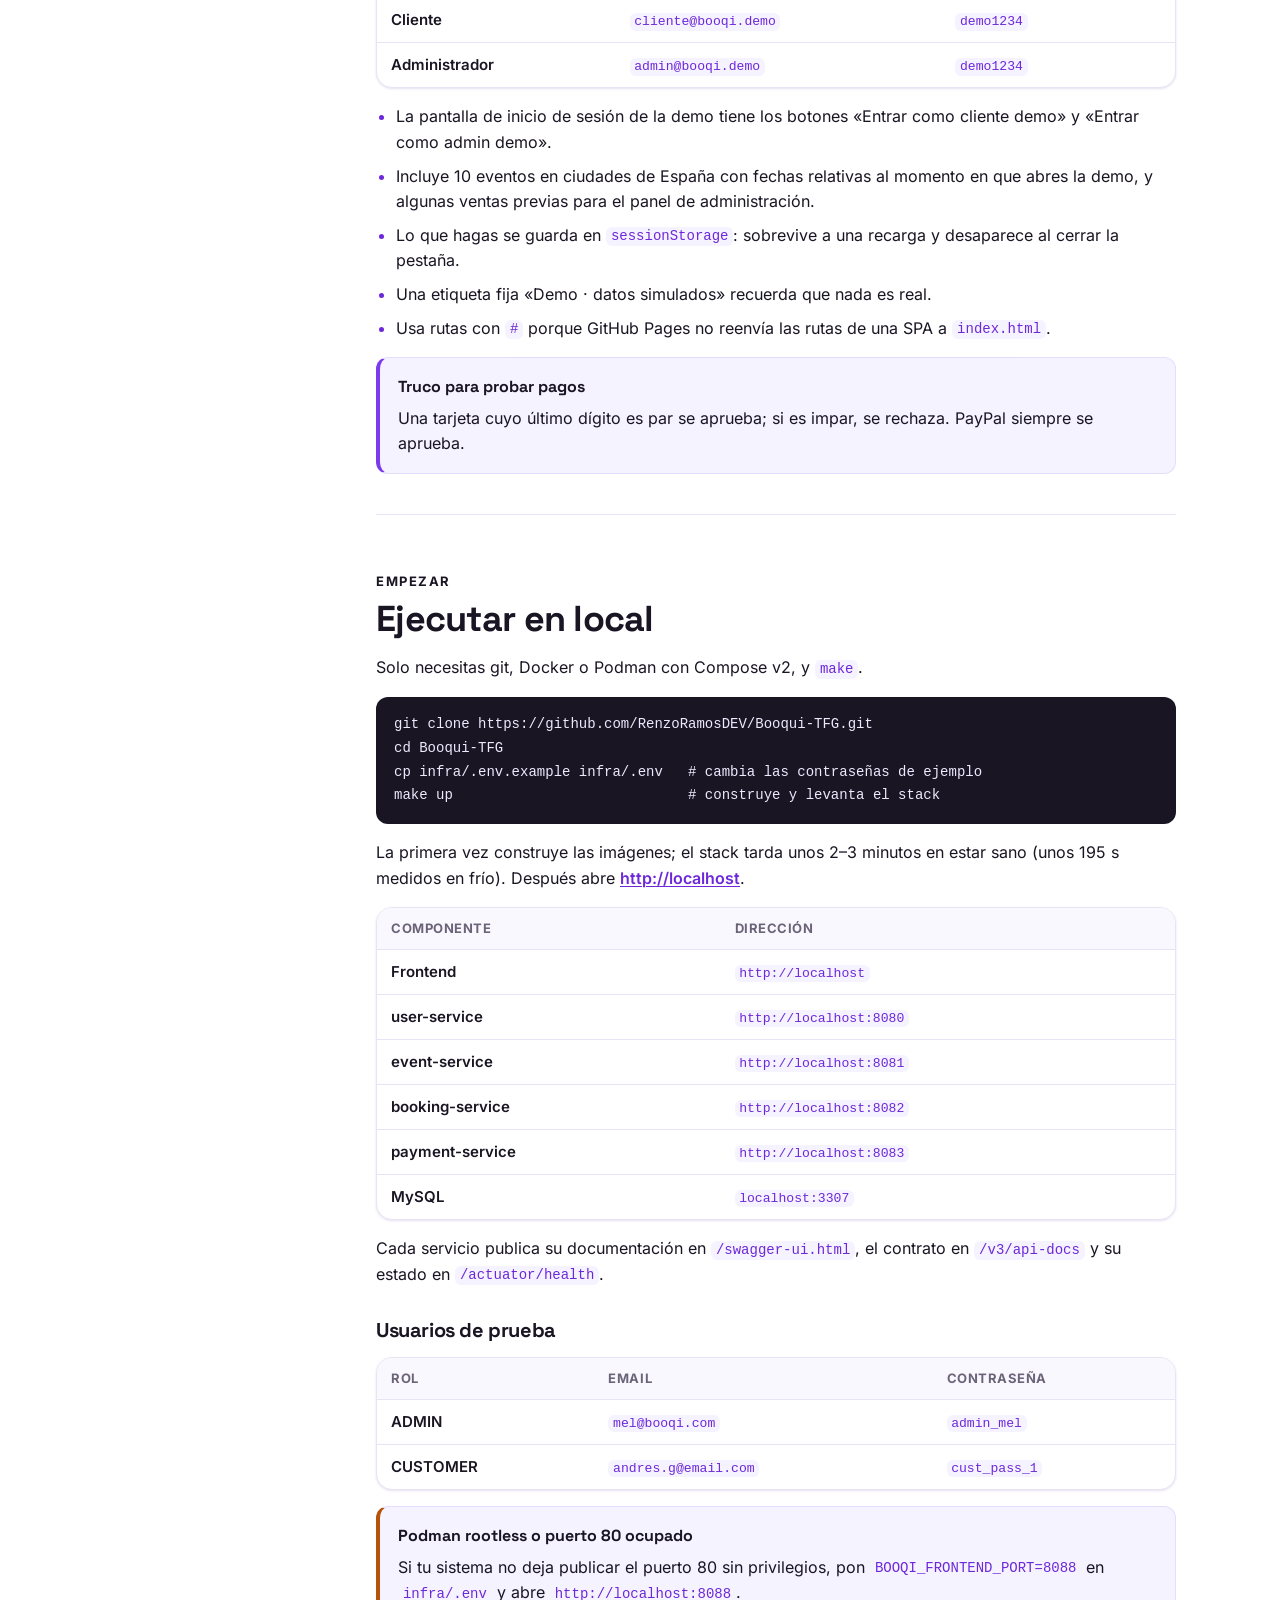
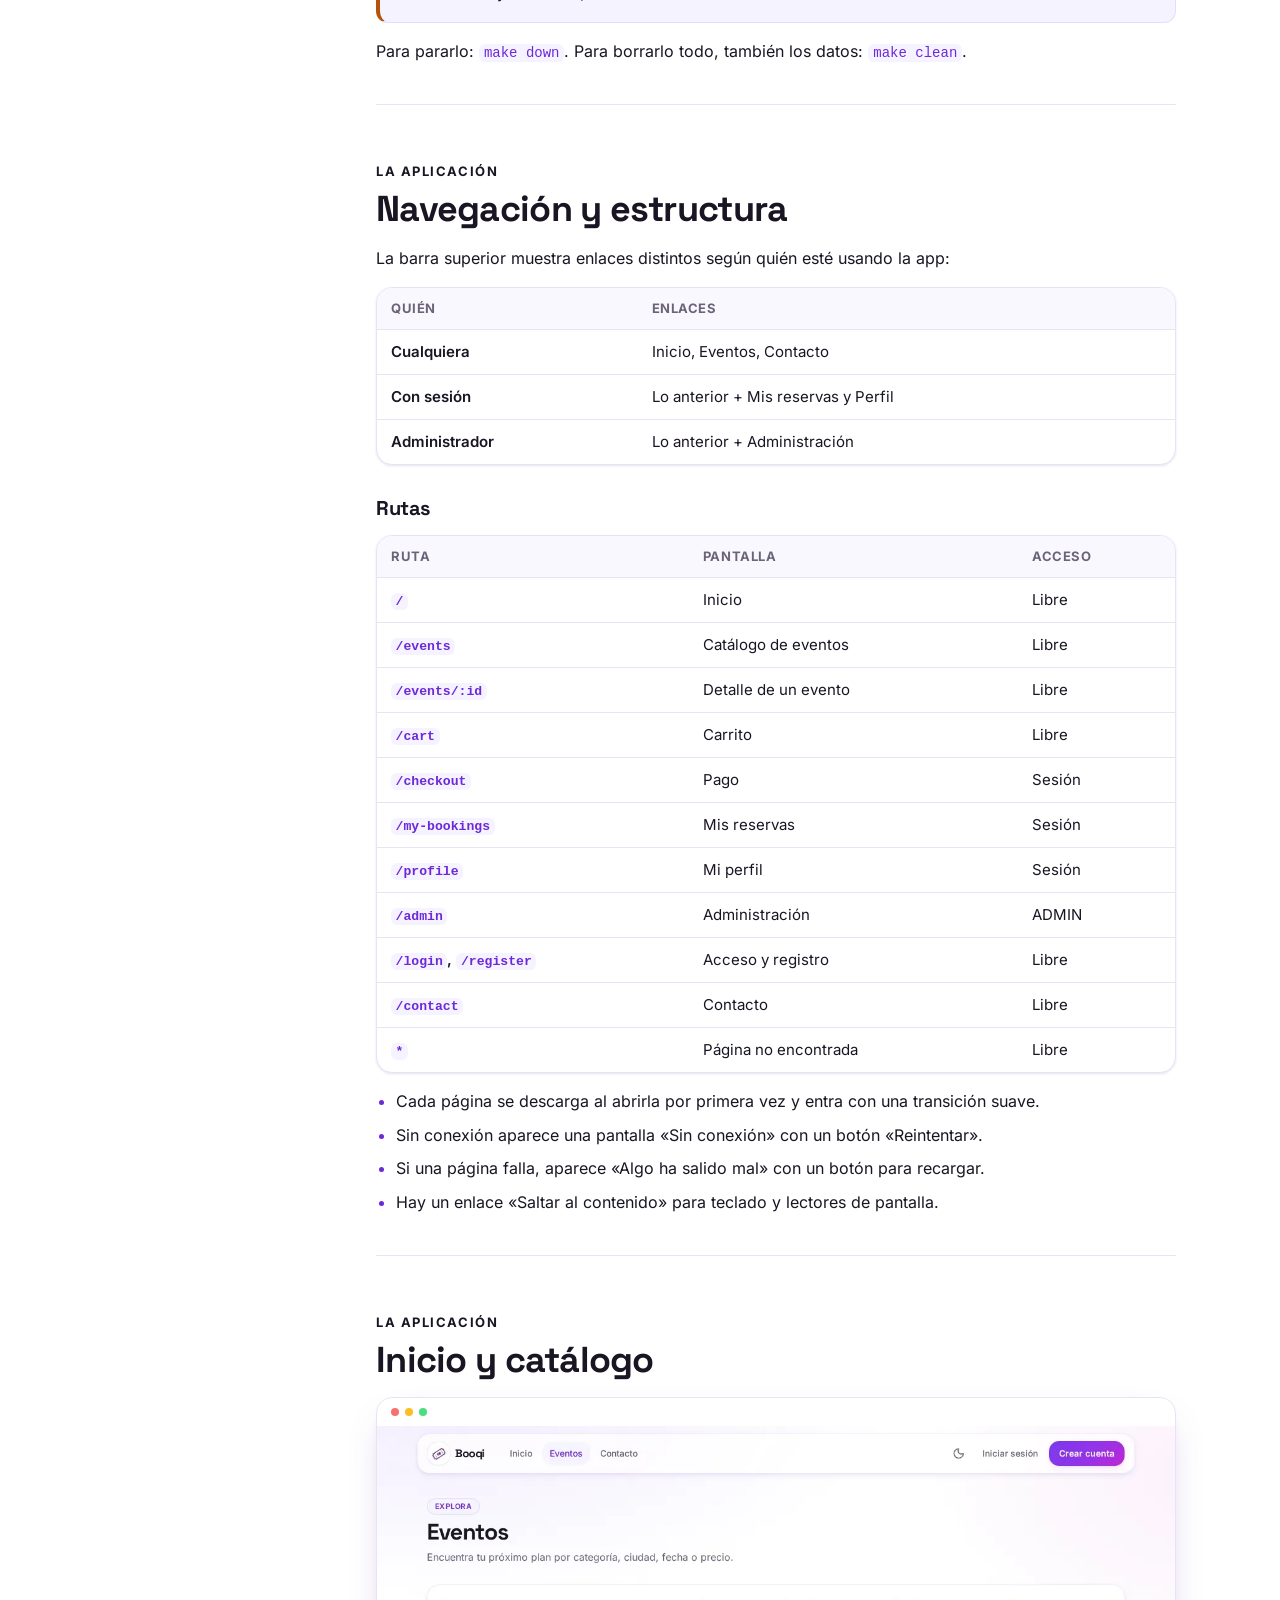
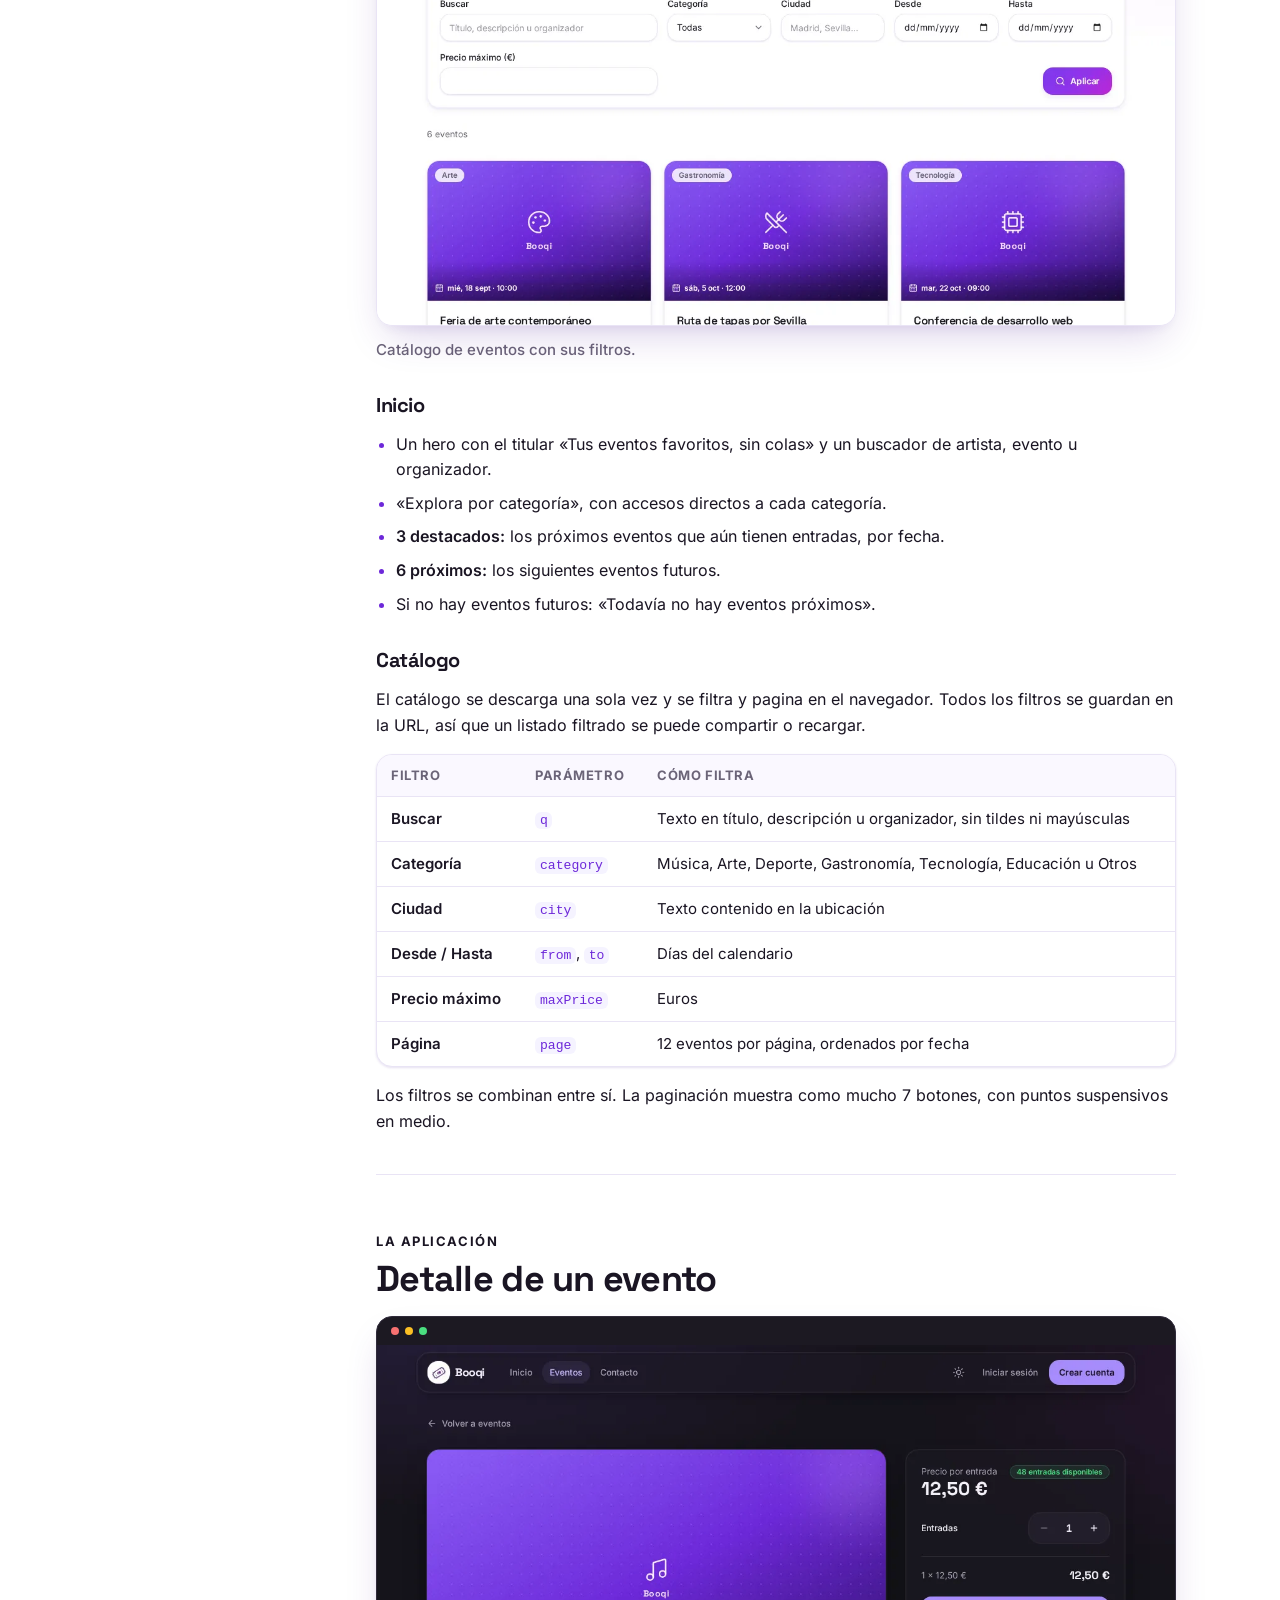
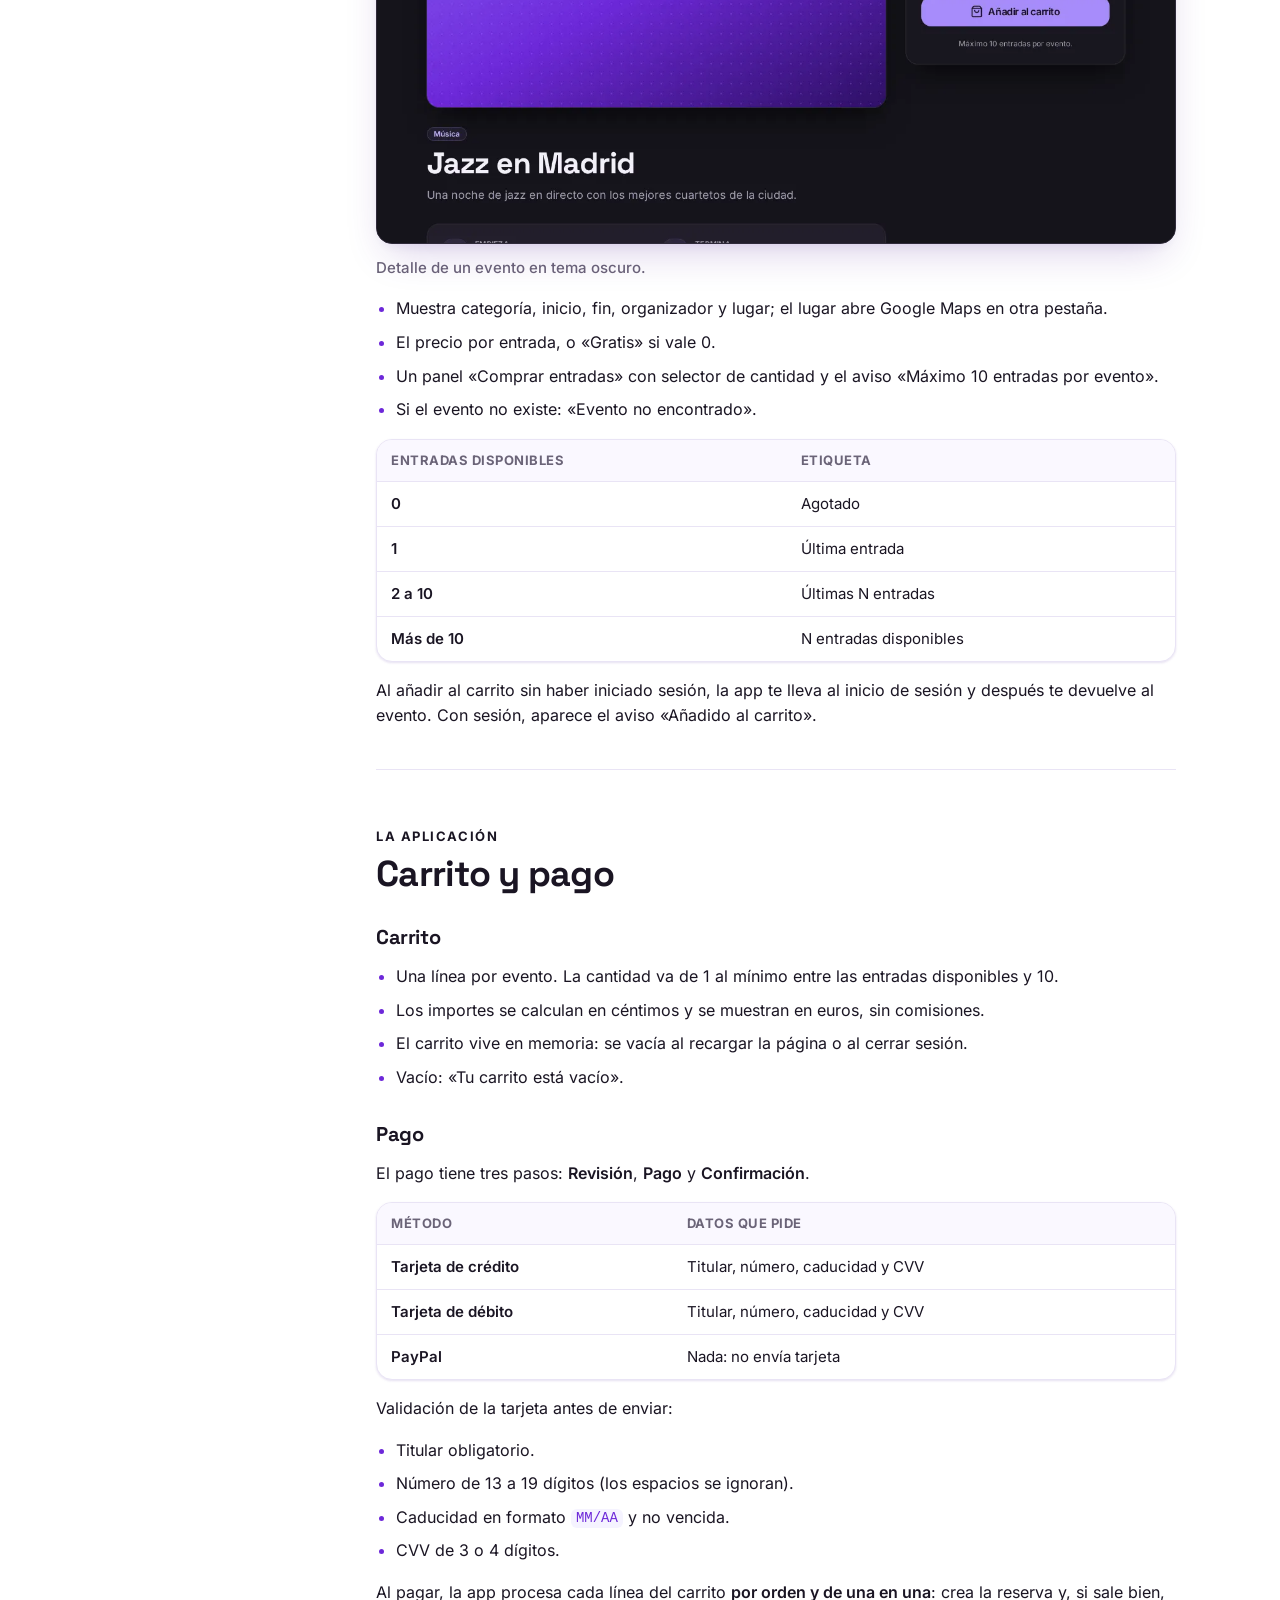
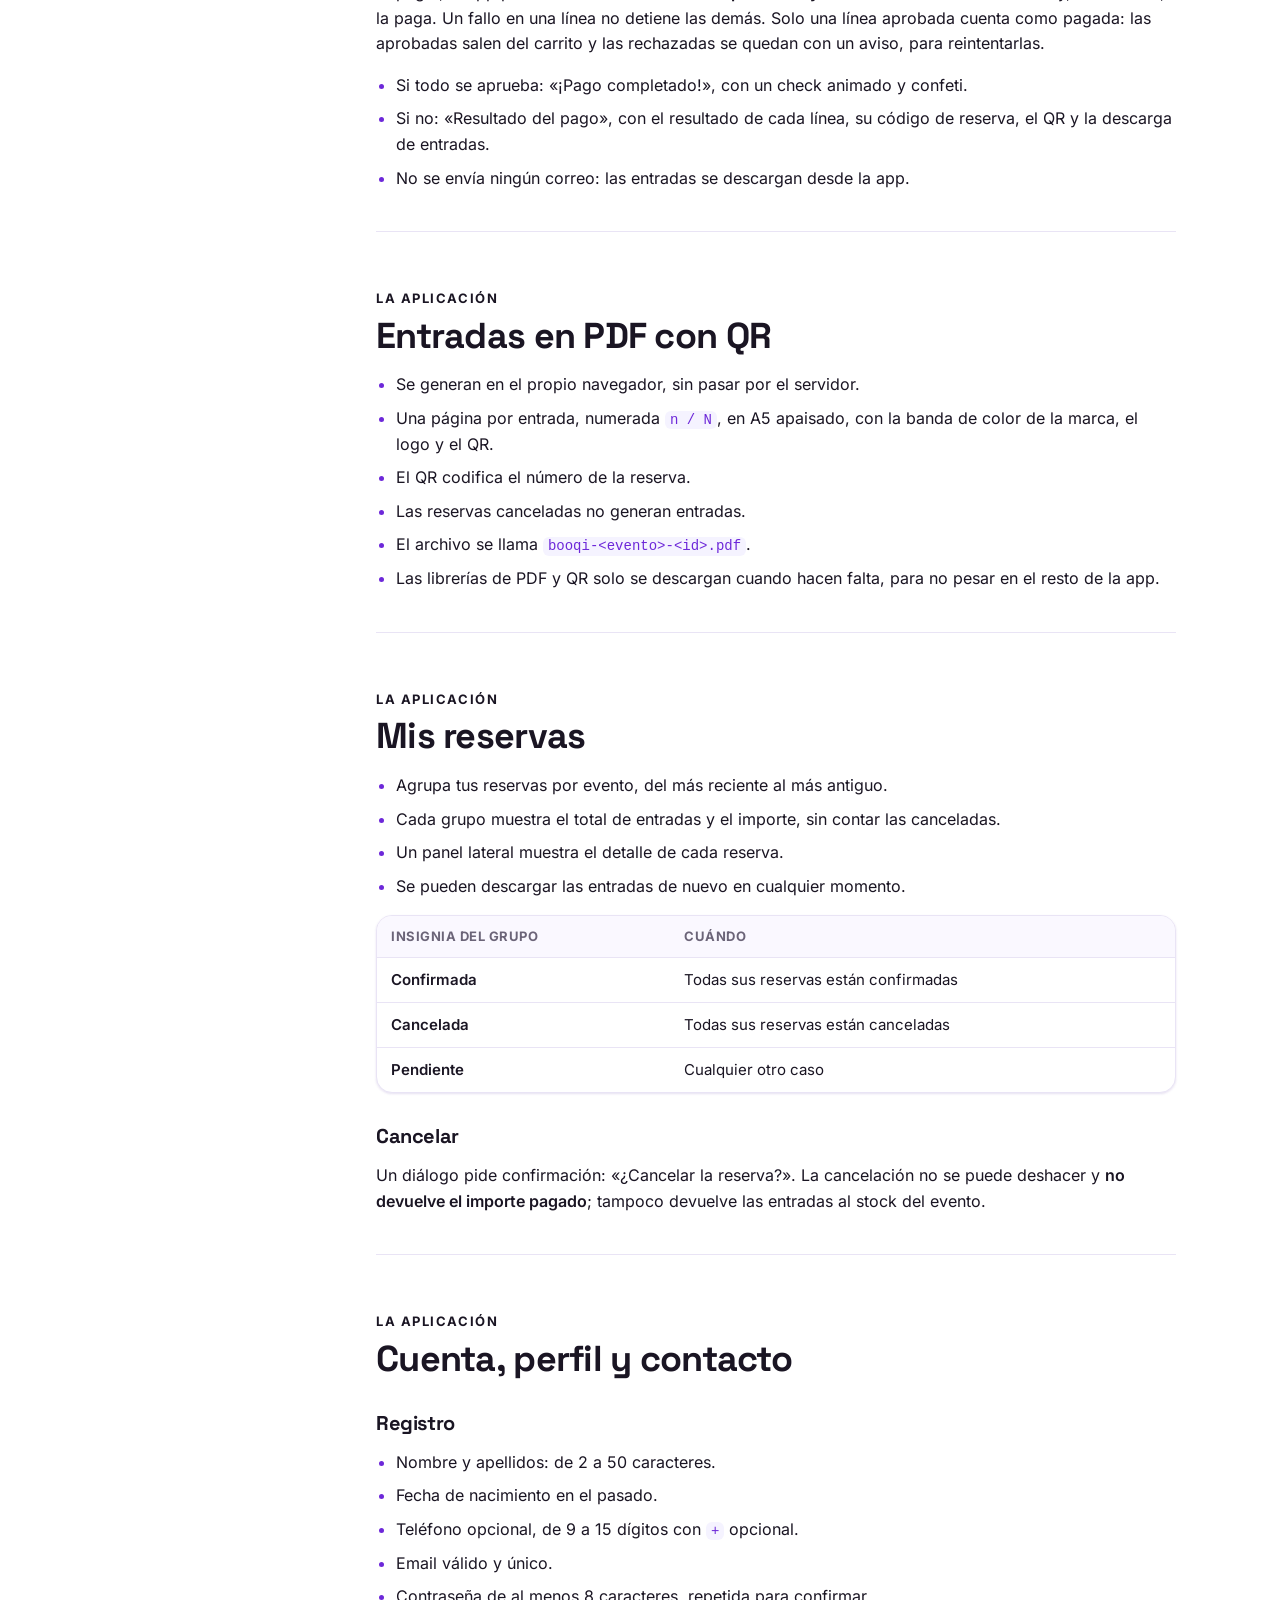
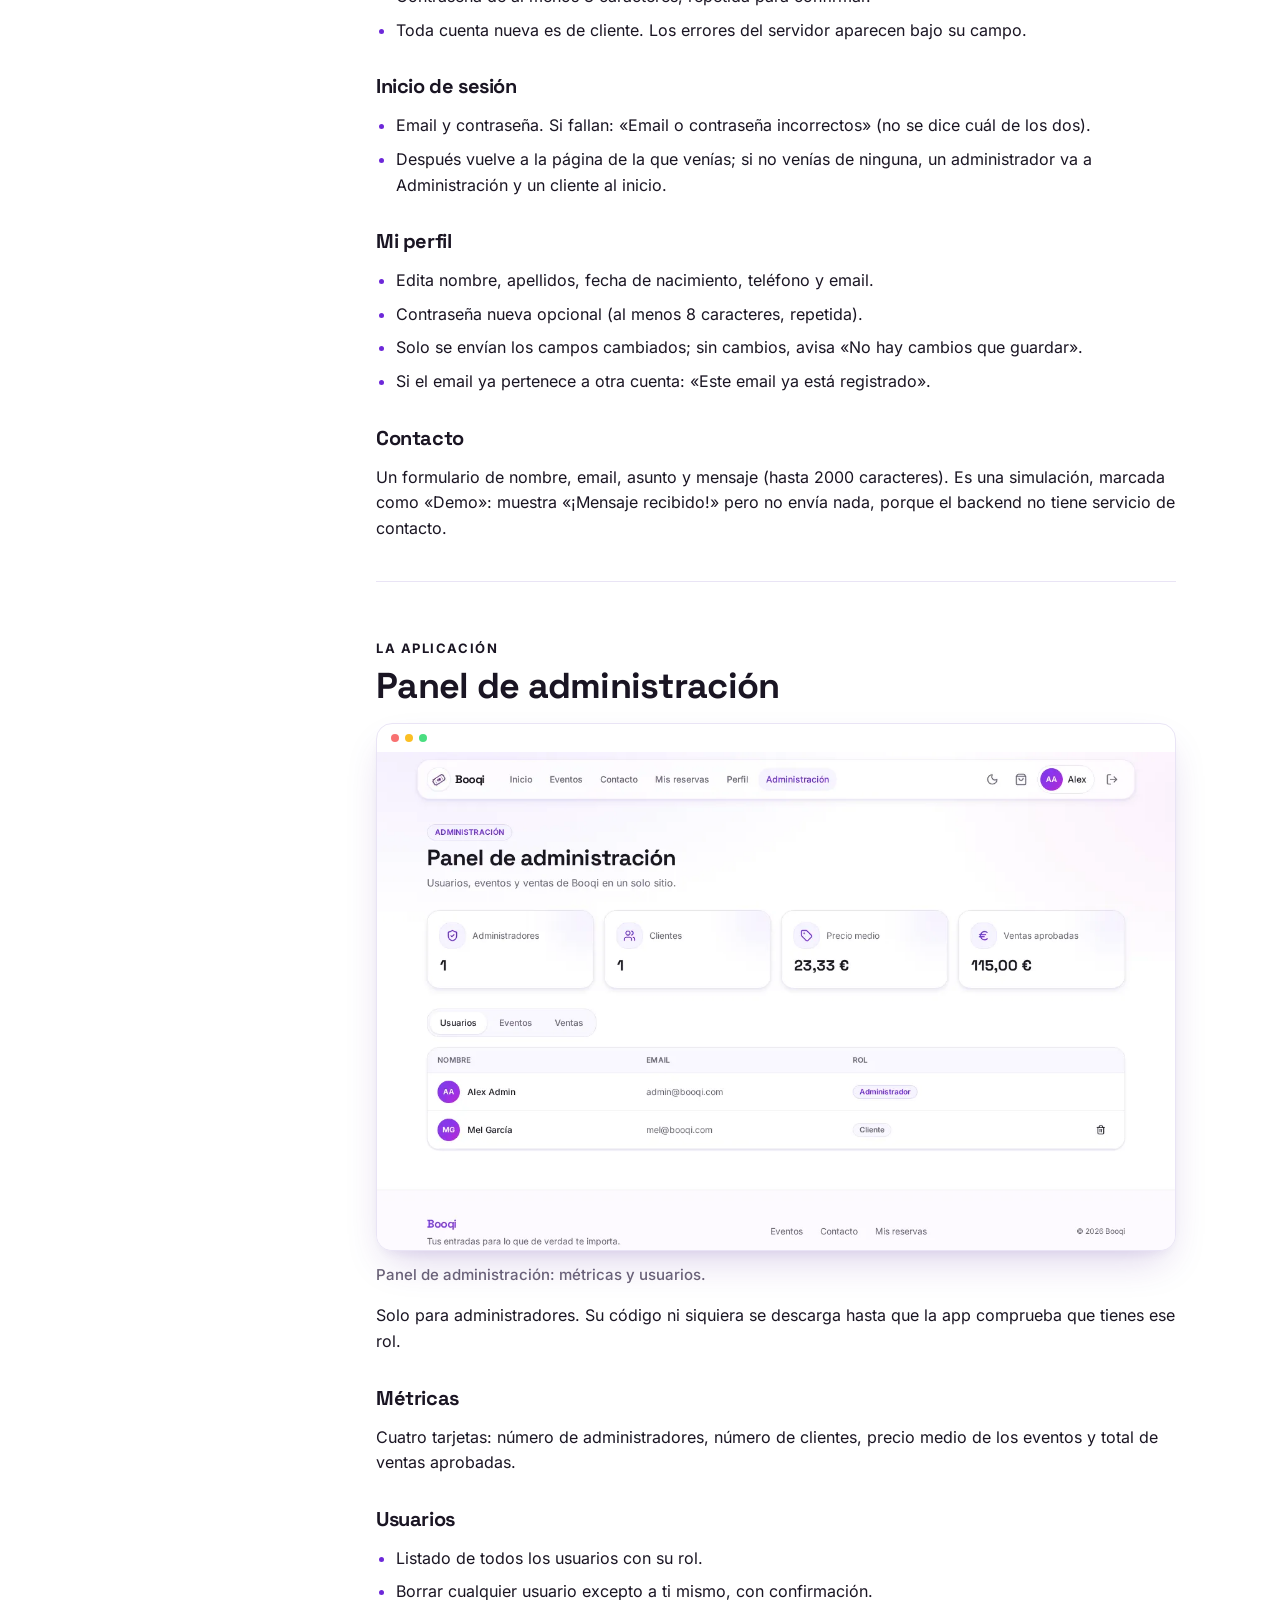
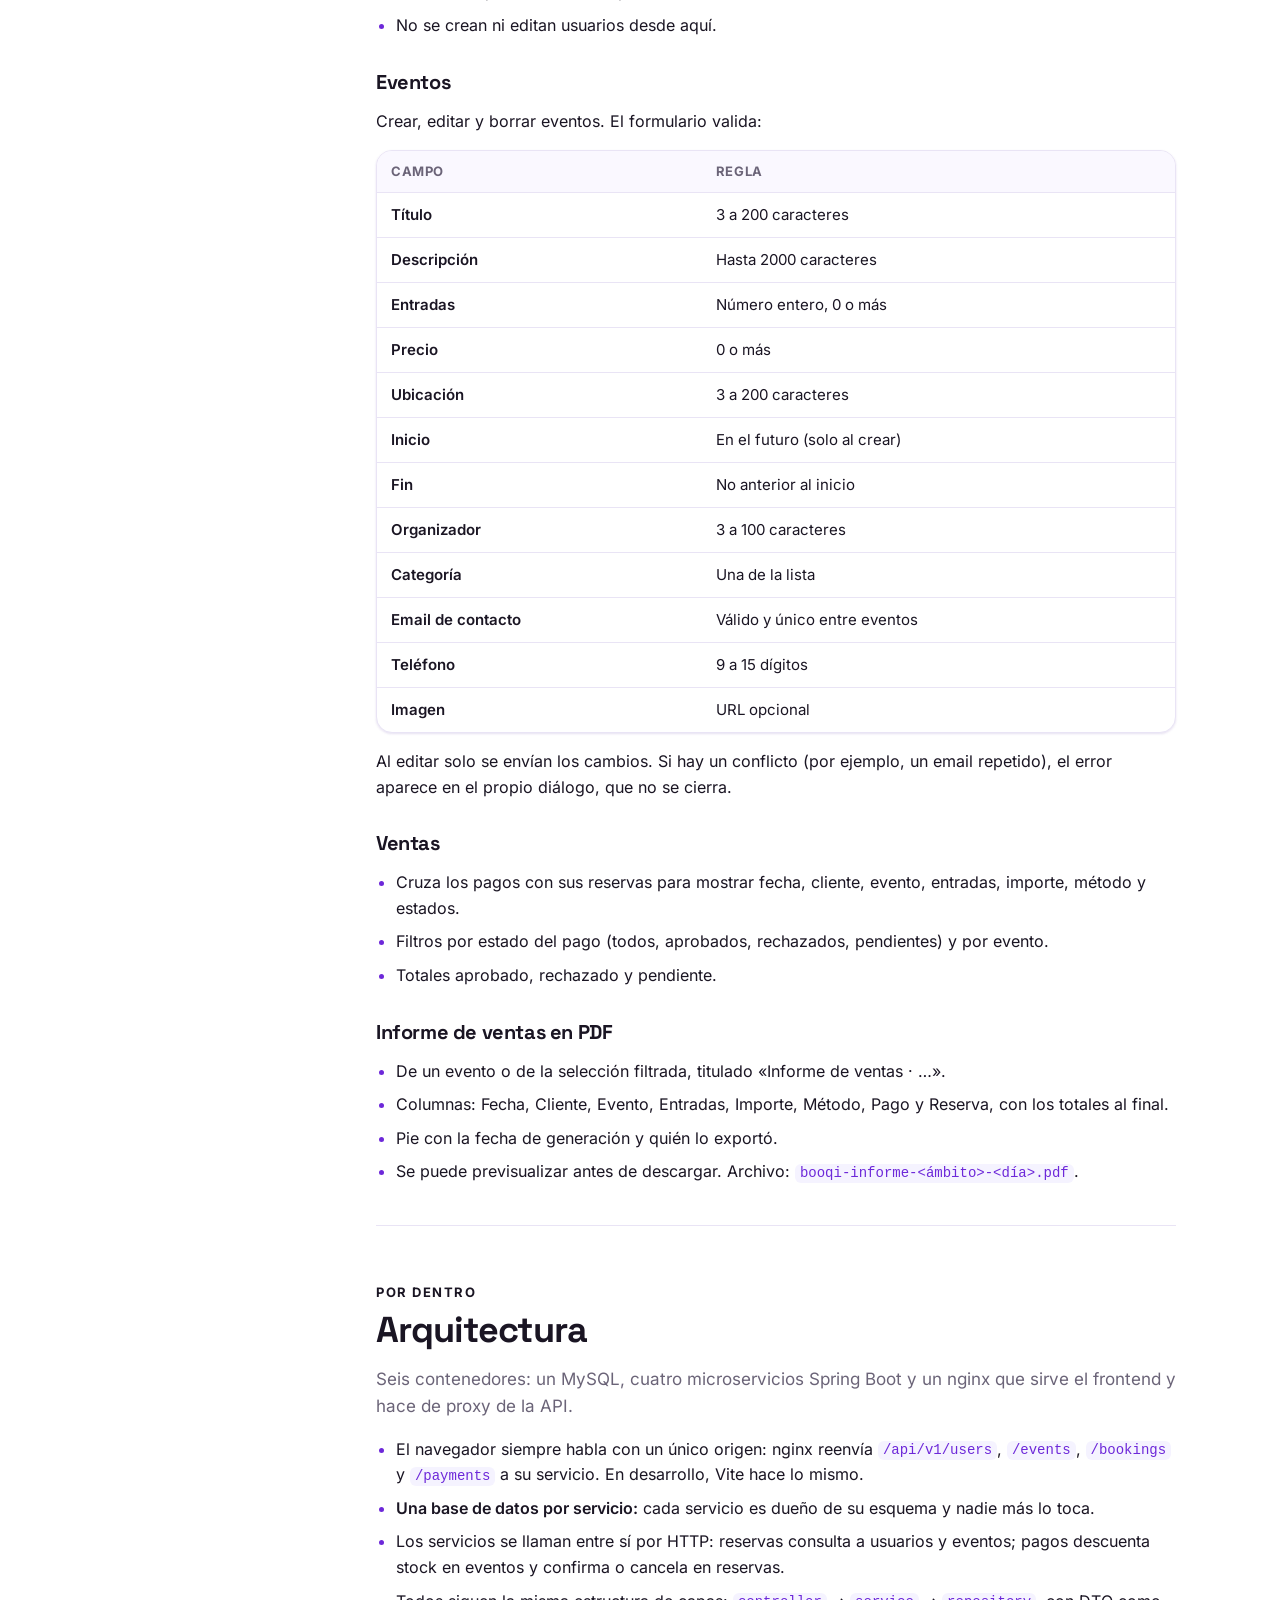
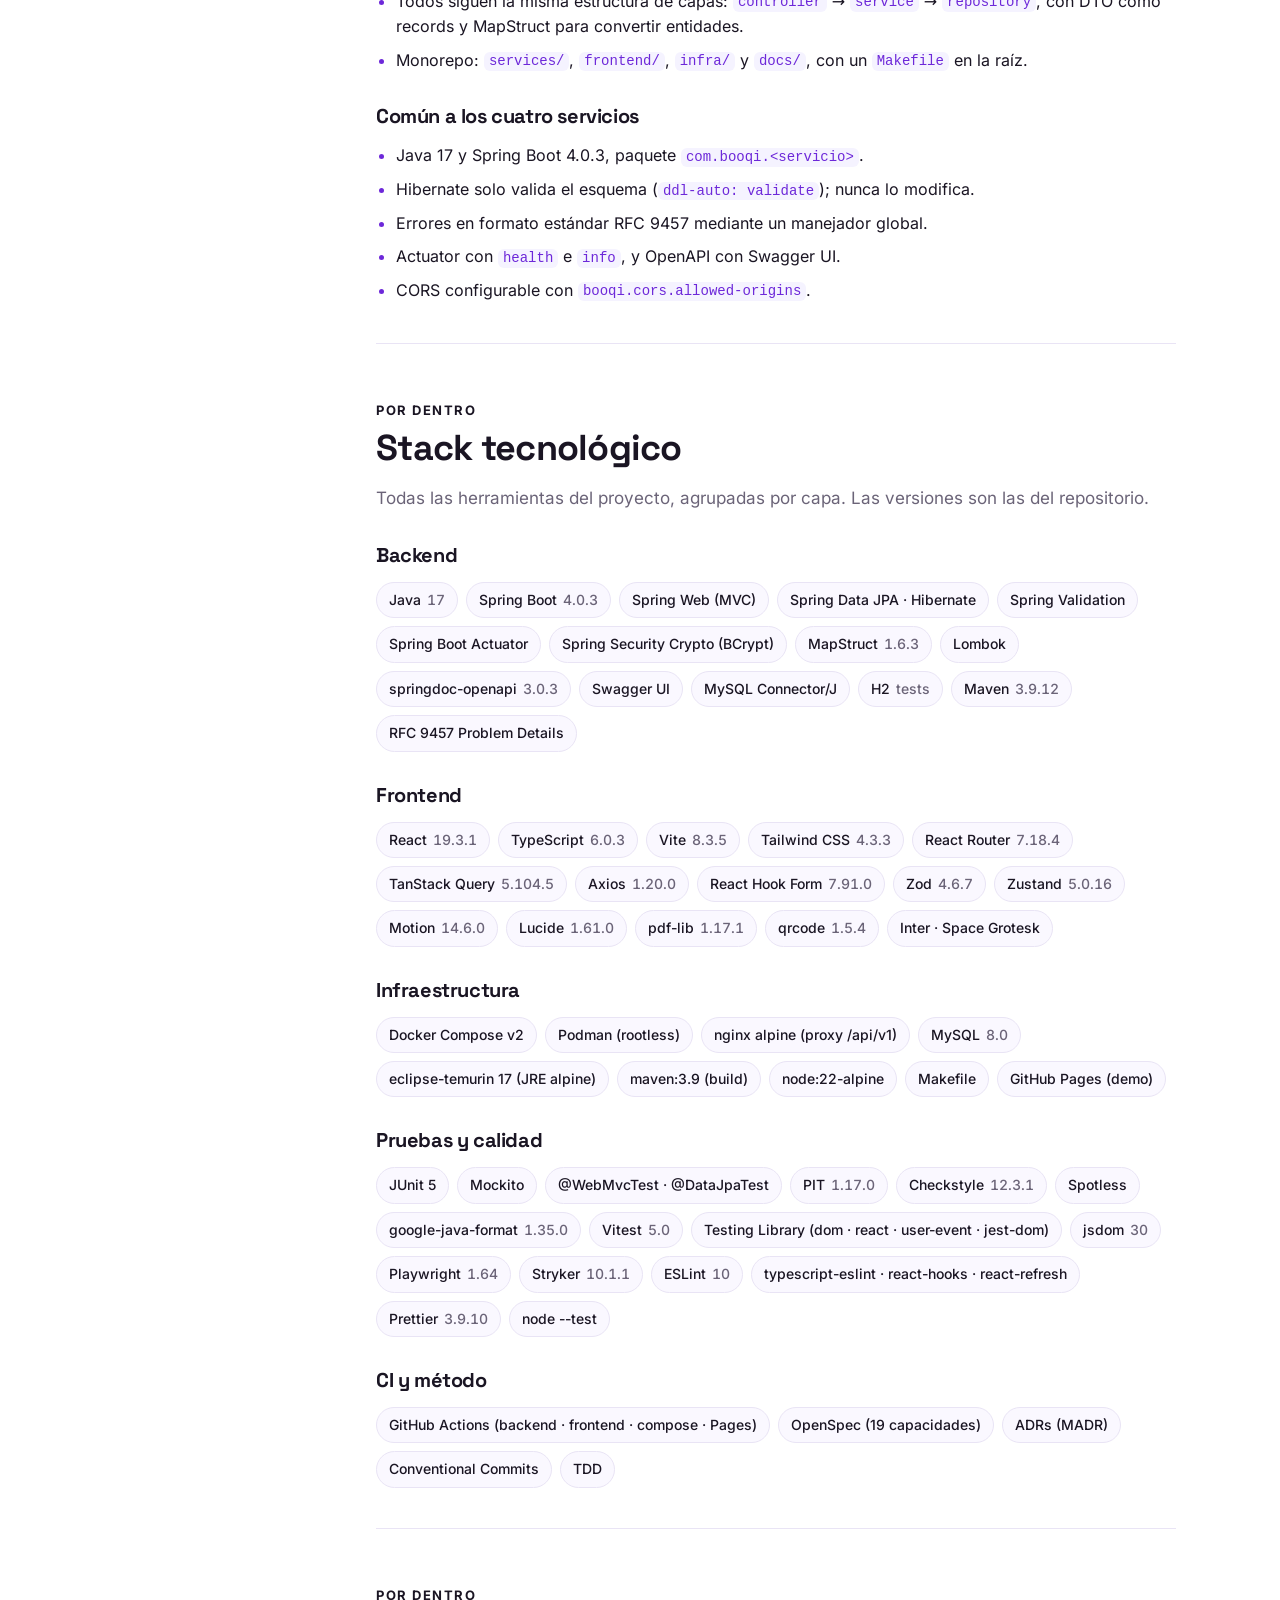
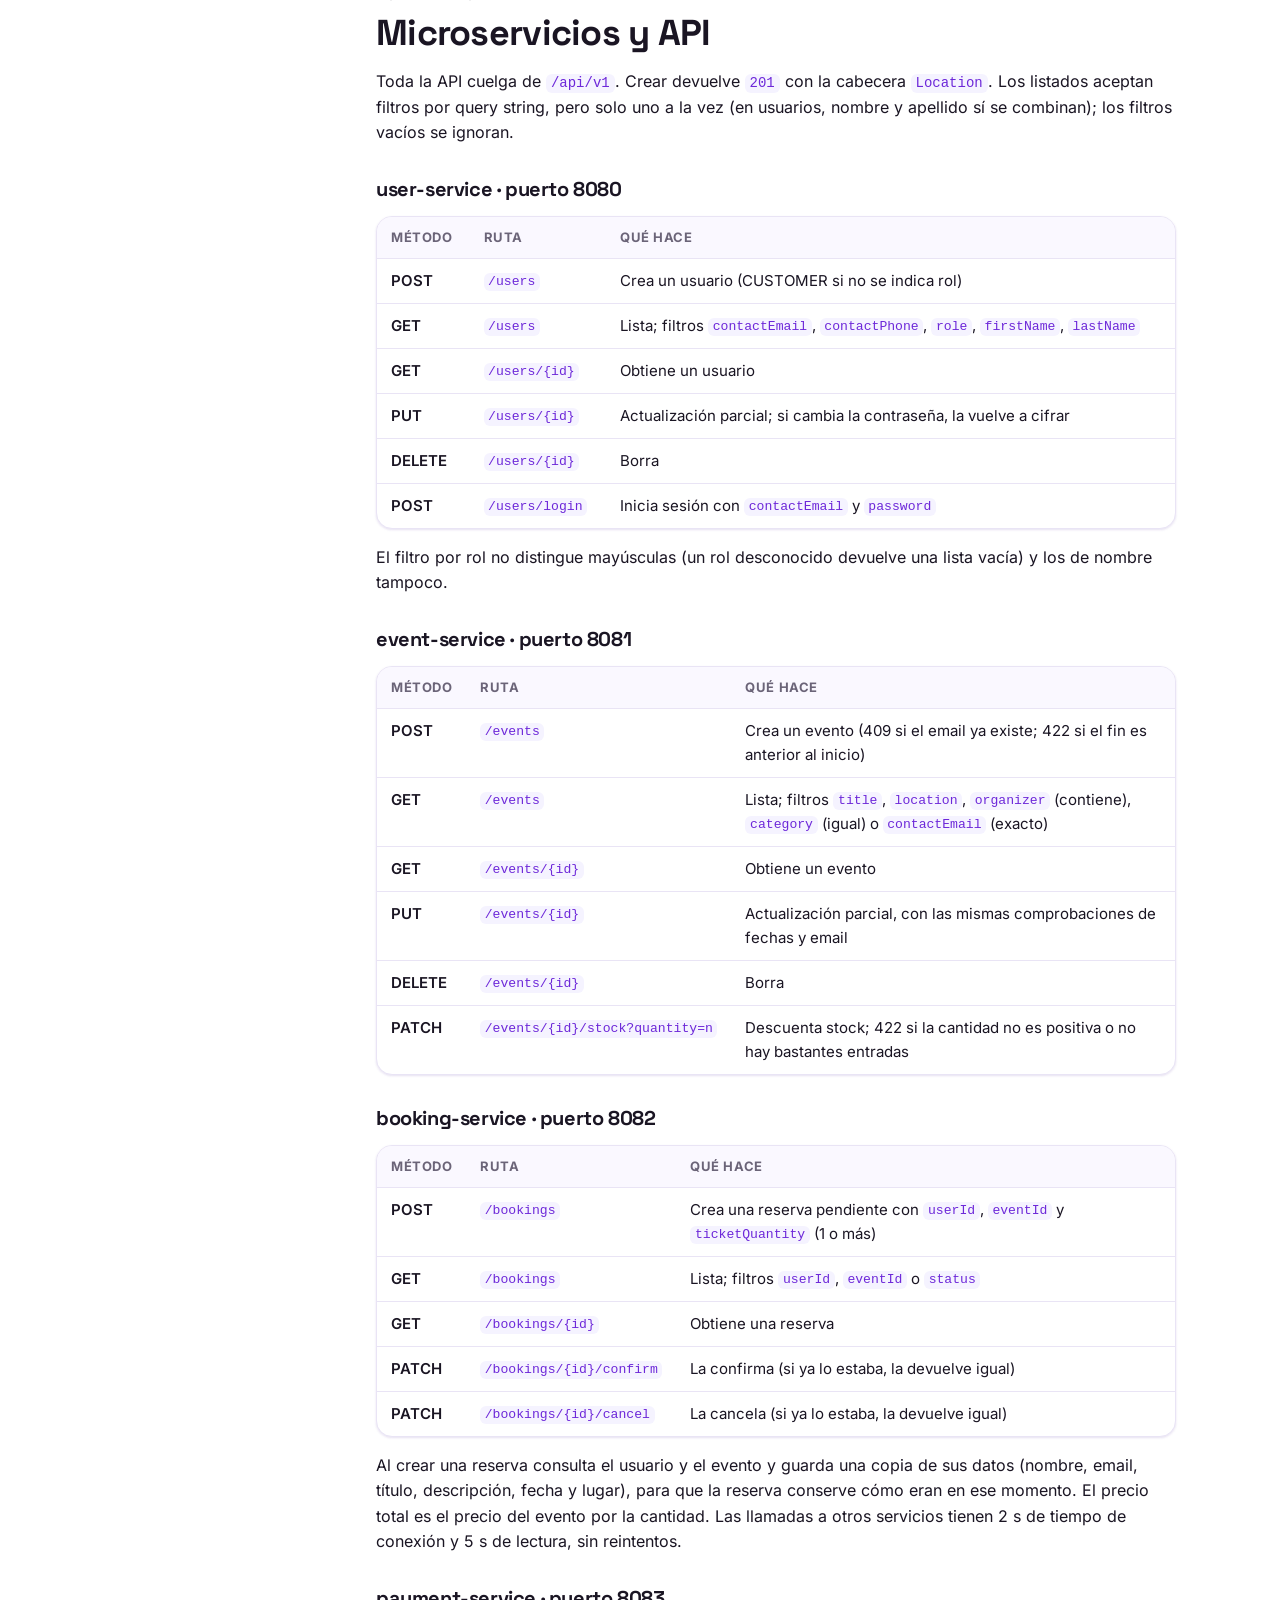
<file: booqi/index.html>
<!doctype html>
<html lang="es">
  <head>
    <meta charset="utf-8" />
    <meta name="viewport" content="width=device-width, initial-scale=1" />
    <script>
      ;(function () {
        var stored = null
        try {
          stored = localStorage.getItem('booqi-theme')
        } catch (e) {}
        var dark =
          stored === 'dark' ||
          (stored !== 'light' &&
            typeof matchMedia === 'function' &&
            matchMedia('(prefers-color-scheme: dark)').matches)
        var root = document.documentElement
        root.classList.toggle('dark', dark)
        root.style.colorScheme = dark ? 'dark' : 'light'
      })()
      document.documentElement.classList.add('js')
    </script>
    <title>Booqi · Documentación · Renzo Ramos</title>
    <meta
      name="description"
      content="Booqi, de Renzo Ramos: reserva de entradas para eventos con microservicios Spring Boot, MySQL y React. Documentación completa de la app y su API."
    />
    <meta name="theme-color" content="#7C3AED" />
    <link rel="canonical" href="https://docs.portafolio-renzoramos.com/booqi/" />
    <meta property="og:url" content="https://docs.portafolio-renzoramos.com/booqi/" />
    <meta property="og:type" content="article" />
    <meta property="og:site_name" content="Booqi" />
    <meta property="og:title" content="Documentación de Booqi · Renzo Ramos" />
    <meta
      property="og:description"
      content="Booqi, de Renzo Ramos: reserva de entradas para eventos con microservicios Spring Boot, MySQL y React. Documentación completa de la app y su API."
    />
    <link rel="icon" type="image/png" sizes="32x32" href="assets/icon-32.png" />
    <link rel="apple-touch-icon" href="assets/icon-192.png" />
    <link rel="alternate" type="text/markdown" href="https://docs.portafolio-renzoramos.com/biblioteca/md/booqi.md" title="Documentación de Booqi en Markdown" />
    <link rel="preload" href="assets/fonts/inter-latin-wght-normal.woff2" as="font" type="font/woff2" crossorigin />
    <script type="application/ld+json">
{
  "@context": "https://schema.org",
  "@graph": [
    {
      "@type": "Person",
      "@id": "https://docs.portafolio-renzoramos.com/#renzo",
      "name": "Renzo Ramos",
      "alternateName": "RenzoRamosDEV",
      "jobTitle": "Junior AI Engineer",
      "url": "https://portafolio-renzoramos.com/",
      "sameAs": [
        "https://github.com/RenzoRamosDEV",
        "https://www.linkedin.com/in/renzoinv04/",
        "https://portafolio-renzoramos.com/"
      ],
      "knowsAbout": [
        "Inteligencia artificial",
        "Agentes de código",
        "Model Context Protocol (MCP)",
        "Claude API",
        "OpenAI API",
        "Rust",
        "Tauri",
        "React",
        "TypeScript",
        "JavaScript",
        "Java",
        "Spring Boot",
        "Supabase",
        "PostgreSQL",
        "MySQL",
        "SQLite",
        "Docker",
        "Tailwind CSS",
        "Vite",
        "Playwright",
        "Vitest",
        "Mutation testing",
        "GitHub Actions",
        "Accesibilidad web (WCAG)",
        "OpenSpec",
        "TDD"
      ]
    },
    {
      "@type": "WebSite",
      "@id": "https://docs.portafolio-renzoramos.com/#site",
      "name": "Biblioteca de Renzo Ramos",
      "url": "https://docs.portafolio-renzoramos.com/biblioteca/",
      "inLanguage": "es",
      "author": {
        "@id": "https://docs.portafolio-renzoramos.com/#renzo"
      }
    },
    {
      "@type": "SoftwareApplication",
      "@id": "https://docs.portafolio-renzoramos.com/booqi/#app",
      "name": "Booqi",
      "description": "Reserva de entradas para eventos con cuatro microservicios Spring Boot, MySQL y un frontend React. Trabajo de fin de grado.",
      "applicationCategory": "WebApplication",
      "operatingSystem": "Web",
      "author": {
        "@id": "https://docs.portafolio-renzoramos.com/#renzo"
      },
      "url": "https://renzoramosdev.github.io/Booqui-TFG/",
      "image": "https://docs.portafolio-renzoramos.com/biblioteca/assets/thumbs/booqi-dark-1280.webp",
      "sameAs": [
        "https://github.com/RenzoRamosDEV/Booqui-TFG"
      ]
    },
    {
      "@type": "TechArticle",
      "@id": "https://docs.portafolio-renzoramos.com/booqi/#doc",
      "headline": "Documentación de Booqi",
      "description": "Booqi, de Renzo Ramos: reserva de entradas para eventos con microservicios Spring Boot, MySQL y React. Documentación completa de la app y su API.",
      "url": "https://docs.portafolio-renzoramos.com/booqi/",
      "inLanguage": "es",
      "author": {
        "@id": "https://docs.portafolio-renzoramos.com/#renzo"
      },
      "about": {
        "@id": "https://docs.portafolio-renzoramos.com/booqi/#app"
      },
      "isPartOf": {
        "@id": "https://docs.portafolio-renzoramos.com/#site"
      },
      "image": "https://docs.portafolio-renzoramos.com/biblioteca/assets/thumbs/booqi-dark-1280.webp"
    },
    {
      "@type": "BreadcrumbList",
      "itemListElement": [
        {
          "@type": "ListItem",
          "position": 1,
          "name": "Biblioteca de Renzo Ramos",
          "item": "https://docs.portafolio-renzoramos.com/biblioteca/"
        },
        {
          "@type": "ListItem",
          "position": 2,
          "name": "Booqi",
          "item": "https://docs.portafolio-renzoramos.com/booqi/"
        }
      ]
    }
  ]
}
    </script>
    <link rel="stylesheet" href="css/tokens.css" />
    <link rel="stylesheet" href="css/landing.css" />
    <link rel="stylesheet" href="css/docs.css" />
    <script defer src="js/landing.js"></script>
    <script defer src="js/docs.js"></script>
  </head>
  <body>
    <svg class="sprite" aria-hidden="true" focusable="false">
      <symbol id="i-github" viewBox="0 0 16 16">
        <path
          class="filled"
          d="M8 0c4.42 0 8 3.58 8 8a8.013 8.013 0 0 1-5.45 7.59c-.4.08-.55-.17-.55-.38 0-.27.01-1.13.01-2.2 0-.75-.25-1.23-.54-1.48 1.78-.2 3.65-.88 3.65-3.95 0-.88-.31-1.59-.82-2.15.08-.2.36-1.02-.08-2.12 0 0-.67-.22-2.2.82-.64-.18-1.32-.27-2-.27-.68 0-1.36.09-2 .27-1.53-1.03-2.2-.82-2.2-.82-.44 1.1-.16 1.92-.08 2.12-.51.56-.82 1.28-.82 2.15 0 3.06 1.86 3.75 3.64 3.95-.23.2-.44.55-.51 1.07-.46.21-1.61.55-2.33-.66-.15-.24-.6-.83-1.23-.82-.67.01-.27.38.01.53.34.19.73.9.82 1.13.16.45.68 1.31 2.69.94 0 .67.01 1.3.01 1.49 0 .21-.15.45-.55.38A7.995 7.995 0 0 1 0 8c0-4.42 3.58-8 8-8Z"
        />
      </symbol>
    </svg>

    <a class="skip-link" href="#contenido">Saltar al contenido</a>

    <nav class="library-bar" aria-label="Biblioteca">
      <div class="container library-bar__inner">
        <a class="library-bar__home" href="../biblioteca/">
          <img src="../biblioteca/assets/logo-132.png" alt="" width="24" height="24" />
          Biblioteca de Renzo Ramos
        </a>
        <span class="library-bar__sep" aria-hidden="true">›</span>
        <span class="library-bar__current" aria-current="page">Booqi</span>
        <a class="library-bar__all" href="../biblioteca/#proyectos">Ver todos →</a>
      </div>
    </nav>

    <header class="site-header">
      <div class="container site-header__inner">
        <a class="brand" href="#contenido" aria-label="Booqi, ir al inicio de la documentación">
          <span class="brand__mark" aria-hidden="true">
            <img src="assets/logo.png" alt="" width="28" height="26" />
          </span>
          <span class="brand__name">Booqi</span>
        </a>
        <nav class="site-nav" aria-label="Secciones">
          <a class="site-nav__demo" href="https://renzoramosdev.github.io/Booqui-TFG/">Ver demo</a>
        </nav>
        <a
          class="icon-button"
          href="https://github.com/RenzoRamosDEV/Booqui-TFG"
          aria-label="Repositorio de Booqi en GitHub"
        >
          <svg class="icon" width="20" height="20" aria-hidden="true"><use href="#i-github" /></svg>
        </a>
        <button
          type="button"
          class="icon-button theme-toggle"
          data-theme-toggle
          aria-pressed="false"
          aria-label="Cambiar a tema oscuro"
        >
          <svg class="icon theme-toggle__moon" viewBox="0 0 24 24" width="20" height="20" aria-hidden="true">
            <path d="M12 3a6 6 0 0 0 9 9 9 9 0 1 1-9-9Z" />
          </svg>
          <svg class="icon theme-toggle__sun" viewBox="0 0 24 24" width="20" height="20" aria-hidden="true">
            <circle cx="12" cy="12" r="4" />
            <path
              d="M12 2v2M12 20v2M4.93 4.93l1.41 1.41M17.66 17.66l1.41 1.41M2 12h2M20 12h2M6.34 17.66l-1.41 1.41M19.07 4.93l-1.41 1.41"
            />
          </svg>
        </button>
      </div>
    </header>

    <main id="contenido" tabindex="-1">
      <section class="doc-hero" aria-labelledby="doc-title">
        <div class="hero__backdrop" aria-hidden="true">
          <div class="hero__pattern"></div>
          <div class="hero__blob hero__blob--a"></div>
          <div class="hero__blob hero__blob--b"></div>
        </div>
        <div class="container doc-hero__inner">
          <p class="pill">
            <span class="pill__dot" aria-hidden="true"></span>
            Documentación
          </p>
          <h1 id="doc-title">Booqi, <span class="text-gradient">de punta a punta</span></h1>
          <p class="doc-hero__author">Documentación de Booqi, un proyecto de <a href="https://portafolio-renzoramos.com/" rel="author">Renzo Ramos</a>.</p>
          <p class="doc-hero__lead">
            Todo lo que hace la aplicación y cómo lo hace: cada pantalla para quien compra y para quien
            administra, los cuatro microservicios y su API, el recorrido de una compra entre servicios, la
            base de datos, el frontend, la infraestructura, las pruebas y las limitaciones conocidas.
          </p>
          <ul class="chips doc-hero__meta" role="list">
            <li>Java <span>17</span></li>
            <li>Spring Boot <span>4.0.3</span></li>
            <li>React <span>19</span></li>
            <li>MySQL <span>8.0</span></li>
            <li>Licencia <span>MIT</span></li>
          </ul>
        </div>
      </section>

      <div class="container doc-layout">
        <aside class="doc-toc" data-toc aria-label="Índice de la documentación">
          <details open>
            <summary>Índice</summary>
            <div class="doc-toc__body">
              <div class="doc-toc__group">
                <p class="doc-toc__title">Empezar</p>
                <ol>
                  <li><a href="#resumen">Qué es Booqi</a></li>
                  <li><a href="#demo">Probar la demo</a></li>
                  <li><a href="#ejecutar">Ejecutar en local</a></li>
                </ol>
              </div>
              <div class="doc-toc__group">
                <p class="doc-toc__title">La aplicación</p>
                <ol>
                  <li><a href="#navegacion">Navegación y estructura</a></li>
                  <li><a href="#catalogo">Inicio y catálogo</a></li>
                  <li><a href="#evento">Detalle de un evento</a></li>
                  <li><a href="#carrito">Carrito y pago</a></li>
                  <li><a href="#entradas">Entradas en PDF con QR</a></li>
                  <li><a href="#reservas">Mis reservas</a></li>
                  <li><a href="#cuenta">Cuenta, perfil y contacto</a></li>
                  <li><a href="#admin">Panel de administración</a></li>
                </ol>
              </div>
              <div class="doc-toc__group">
                <p class="doc-toc__title">Por dentro</p>
                <ol>
                  <li><a href="#arquitectura">Arquitectura</a></li>
                  <li><a href="#stack">Stack tecnológico</a></li>
                  <li><a href="#servicios">Microservicios y API</a></li>
                  <li><a href="#flujo">Flujo de una compra</a></li>
                  <li><a href="#errores">Errores y validación</a></li>
                  <li><a href="#datos">Base de datos</a></li>
                  <li><a href="#sesion">Sesión y roles</a></li>
                  <li><a href="#frontend">Frontend por dentro</a></li>
                  <li><a href="#infra">Infraestructura</a></li>
                </ol>
              </div>
              <div class="doc-toc__group">
                <p class="doc-toc__title">Proyecto</p>
                <ol>
                  <li><a href="#calidad">Pruebas y calidad</a></li>
                  <li><a href="#ci">CI y publicación</a></li>
                  <li><a href="#desarrollo">Desarrollo</a></li>
                  <li><a href="#adr">Decisiones de arquitectura</a></li>
                  <li><a href="#limitaciones">Limitaciones conocidas</a></li>
                  <li><a href="#problemas">Problemas frecuentes</a></li>
                  <li><a href="#creditos">Créditos y licencia</a></li>
                </ol>
              </div>
            </div>
          </details>
        </aside>

        <div class="doc-content">
          <!-- ============ EMPEZAR ============ -->
          <section id="resumen" class="doc-section" aria-labelledby="resumen-t">
            <p class="eyebrow">Empezar</p>
            <h2 id="resumen-t">Qué es Booqi</h2>
            <p class="doc-lead">
              Booqi es un sistema de gestión y reserva de entradas para eventos construido con
              microservicios. Permite explorar eventos, reservarlos, pagarlos con un pago simulado y
              descargar las entradas en PDF con su código QR. Es un trabajo de fin de grado de código
              abierto.
            </p>
            <ul class="doc-cards" role="list">
              <li class="card">
                <h4>Para quien compra</h4>
                <p>Catálogo con filtros, detalle del evento, carrito, pago, entradas en PDF, historial de reservas y perfil.</p>
              </li>
              <li class="card">
                <h4>Para quien administra</h4>
                <p>Gestión de usuarios y eventos, listado de ventas con filtros y un informe de ventas en PDF.</p>
              </li>
              <li class="card">
                <h4>Cuatro microservicios</h4>
                <p>Usuarios, eventos, reservas y pagos en Spring Boot, cada uno con su propio esquema de MySQL.</p>
              </li>
              <li class="card">
                <h4>Un solo comando</h4>
                <p>Todo el stack (seis contenedores) se levanta con Docker Compose o Podman.</p>
              </li>
            </ul>
            <h3>Enlaces</h3>
            <ul>
              <li>Código: <a href="https://github.com/RenzoRamosDEV/Booqui-TFG">github.com/RenzoRamosDEV/Booqui-TFG</a></li>
              <li>Demo sin backend: <a href="https://renzoramosdev.github.io/Booqui-TFG/">renzoramosdev.github.io/Booqui-TFG</a></li>
              <li>Repositorio original del grupo: <a href="https://gitlab.com/booqui">gitlab.com/booqui</a></li>
            </ul>
          </section>

          <section id="demo" class="doc-section" aria-labelledby="demo-t">
            <p class="eyebrow">Empezar</p>
            <h2 id="demo-t">Probar la demo</h2>
            <p>
              La <a href="https://renzoramosdev.github.io/Booqui-TFG/">demo publicada</a> es la misma aplicación React, pero sin servidor: un
              backend simulado en el navegador responde a todas las llamadas a la API con 250 ms de
              latencia. Funciona igual que la real: errores con el mismo formato, aprobación del pago por
              el último dígito de la tarjeta, control de stock y administración completa.
            </p>
            <div class="table-wrap">
              <table class="doc-table">
                <thead>
                  <tr><th>Rol</th><th>Email</th><th>Contraseña</th></tr>
                </thead>
                <tbody>
                  <tr><td>Cliente</td><td><code>cliente@booqi.demo</code></td><td><code>demo1234</code></td></tr>
                  <tr><td>Administrador</td><td><code>admin@booqi.demo</code></td><td><code>demo1234</code></td></tr>
                </tbody>
              </table>
            </div>
            <ul>
              <li>La pantalla de inicio de sesión de la demo tiene los botones «Entrar como cliente demo» y «Entrar como admin demo».</li>
              <li>Incluye 10 eventos en ciudades de España con fechas relativas al momento en que abres la demo, y algunas ventas previas para el panel de administración.</li>
              <li>Lo que hagas se guarda en <code>sessionStorage</code>: sobrevive a una recarga y desaparece al cerrar la pestaña.</li>
              <li>Una etiqueta fija «Demo · datos simulados» recuerda que nada es real.</li>
              <li>Usa rutas con <code>#</code> porque GitHub Pages no reenvía las rutas de una SPA a <code>index.html</code>.</li>
            </ul>
            <div class="callout">
              <p class="callout__title">Truco para probar pagos</p>
              <p>Una tarjeta cuyo último dígito es par se aprueba; si es impar, se rechaza. PayPal siempre se aprueba.</p>
            </div>
          </section>

          <section id="ejecutar" class="doc-section" aria-labelledby="ejecutar-t">
            <p class="eyebrow">Empezar</p>
            <h2 id="ejecutar-t">Ejecutar en local</h2>
            <p>Solo necesitas git, Docker o Podman con Compose v2, y <code>make</code>.</p>
            <pre><code>git clone https://github.com/RenzoRamosDEV/Booqui-TFG.git
cd Booqui-TFG
cp infra/.env.example infra/.env   # cambia las contraseñas de ejemplo
make up                            # construye y levanta el stack</code></pre>
            <p>
              La primera vez construye las imágenes; el stack tarda unos 2–3 minutos en estar sano (unos
              195 s medidos en frío). Después abre <a href="http://localhost">http://localhost</a>.
            </p>
            <div class="table-wrap">
              <table class="doc-table">
                <thead>
                  <tr><th>Componente</th><th>Dirección</th></tr>
                </thead>
                <tbody>
                  <tr><td>Frontend</td><td><code>http://localhost</code></td></tr>
                  <tr><td>user-service</td><td><code>http://localhost:8080</code></td></tr>
                  <tr><td>event-service</td><td><code>http://localhost:8081</code></td></tr>
                  <tr><td>booking-service</td><td><code>http://localhost:8082</code></td></tr>
                  <tr><td>payment-service</td><td><code>http://localhost:8083</code></td></tr>
                  <tr><td>MySQL</td><td><code>localhost:3307</code></td></tr>
                </tbody>
              </table>
            </div>
            <p>
              Cada servicio publica su documentación en <code>/swagger-ui.html</code>, el contrato en
              <code>/v3/api-docs</code> y su estado en <code>/actuator/health</code>.
            </p>
            <h3>Usuarios de prueba</h3>
            <div class="table-wrap">
              <table class="doc-table">
                <thead>
                  <tr><th>Rol</th><th>Email</th><th>Contraseña</th></tr>
                </thead>
                <tbody>
                  <tr><td>ADMIN</td><td><code>mel@booqi.com</code></td><td><code>admin_mel</code></td></tr>
                  <tr><td>CUSTOMER</td><td><code>andres.g@email.com</code></td><td><code>cust_pass_1</code></td></tr>
                </tbody>
              </table>
            </div>
            <div class="callout callout--warn">
              <p class="callout__title">Podman rootless o puerto 80 ocupado</p>
              <p>
                Si tu sistema no deja publicar el puerto 80 sin privilegios, pon
                <code>BOOQI_FRONTEND_PORT=8088</code> en <code>infra/.env</code> y abre
                <code>http://localhost:8088</code>.
              </p>
            </div>
            <p>Para pararlo: <code>make down</code>. Para borrarlo todo, también los datos: <code>make clean</code>.</p>
          </section>

          <!-- ============ LA APLICACIÓN ============ -->
          <section id="navegacion" class="doc-section" aria-labelledby="navegacion-t">
            <p class="eyebrow">La aplicación</p>
            <h2 id="navegacion-t">Navegación y estructura</h2>
            <p>La barra superior muestra enlaces distintos según quién esté usando la app:</p>
            <div class="table-wrap">
              <table class="doc-table">
                <thead>
                  <tr><th>Quién</th><th>Enlaces</th></tr>
                </thead>
                <tbody>
                  <tr><td>Cualquiera</td><td>Inicio, Eventos, Contacto</td></tr>
                  <tr><td>Con sesión</td><td>Lo anterior + Mis reservas y Perfil</td></tr>
                  <tr><td>Administrador</td><td>Lo anterior + Administración</td></tr>
                </tbody>
              </table>
            </div>
            <h3>Rutas</h3>
            <div class="table-wrap">
              <table class="doc-table">
                <thead>
                  <tr><th>Ruta</th><th>Pantalla</th><th>Acceso</th></tr>
                </thead>
                <tbody>
                  <tr><td><code>/</code></td><td>Inicio</td><td>Libre</td></tr>
                  <tr><td><code>/events</code></td><td>Catálogo de eventos</td><td>Libre</td></tr>
                  <tr><td><code>/events/:id</code></td><td>Detalle de un evento</td><td>Libre</td></tr>
                  <tr><td><code>/cart</code></td><td>Carrito</td><td>Libre</td></tr>
                  <tr><td><code>/checkout</code></td><td>Pago</td><td>Sesión</td></tr>
                  <tr><td><code>/my-bookings</code></td><td>Mis reservas</td><td>Sesión</td></tr>
                  <tr><td><code>/profile</code></td><td>Mi perfil</td><td>Sesión</td></tr>
                  <tr><td><code>/admin</code></td><td>Administración</td><td>ADMIN</td></tr>
                  <tr><td><code>/login</code>, <code>/register</code></td><td>Acceso y registro</td><td>Libre</td></tr>
                  <tr><td><code>/contact</code></td><td>Contacto</td><td>Libre</td></tr>
                  <tr><td><code>*</code></td><td>Página no encontrada</td><td>Libre</td></tr>
                </tbody>
              </table>
            </div>
            <ul>
              <li>Cada página se descarga al abrirla por primera vez y entra con una transición suave.</li>
              <li>Sin conexión aparece una pantalla «Sin conexión» con un botón «Reintentar».</li>
              <li>Si una página falla, aparece «Algo ha salido mal» con un botón para recargar.</li>
              <li>Hay un enlace «Saltar al contenido» para teclado y lectores de pantalla.</li>
            </ul>
          </section>

          <section id="catalogo" class="doc-section" aria-labelledby="catalogo-t">
            <p class="eyebrow">La aplicación</p>
            <h2 id="catalogo-t">Inicio y catálogo</h2>
            <figure class="shot">
              <div class="shot__frame shot__frame--light">
                <img
                  src="assets/screenshots/eventos-light-1280.webp"
                  srcset="assets/screenshots/eventos-light-640.webp 640w, assets/screenshots/eventos-light-1280.webp 1280w"
                  sizes="(min-width: 60rem) 50rem, 100vw"
                  width="1280"
                  height="800"
                  decoding="async"
                  alt="Catálogo de eventos con filtros por texto, categoría, ciudad, fechas y precio máximo"
                />
              </div>
              <figcaption>Catálogo de eventos con sus filtros.</figcaption>
            </figure>
            <h3>Inicio</h3>
            <ul>
              <li>Un hero con el titular «Tus eventos favoritos, sin colas» y un buscador de artista, evento u organizador.</li>
              <li>«Explora por categoría», con accesos directos a cada categoría.</li>
              <li><strong>3 destacados:</strong> los próximos eventos que aún tienen entradas, por fecha.</li>
              <li><strong>6 próximos:</strong> los siguientes eventos futuros.</li>
              <li>Si no hay eventos futuros: «Todavía no hay eventos próximos».</li>
            </ul>
            <h3>Catálogo</h3>
            <p>
              El catálogo se descarga una sola vez y se filtra y pagina en el navegador. Todos los filtros
              se guardan en la URL, así que un listado filtrado se puede compartir o recargar.
            </p>
            <div class="table-wrap">
              <table class="doc-table">
                <thead>
                  <tr><th>Filtro</th><th>Parámetro</th><th>Cómo filtra</th></tr>
                </thead>
                <tbody>
                  <tr><td>Buscar</td><td><code>q</code></td><td>Texto en título, descripción u organizador, sin tildes ni mayúsculas</td></tr>
                  <tr><td>Categoría</td><td><code>category</code></td><td>Música, Arte, Deporte, Gastronomía, Tecnología, Educación u Otros</td></tr>
                  <tr><td>Ciudad</td><td><code>city</code></td><td>Texto contenido en la ubicación</td></tr>
                  <tr><td>Desde / Hasta</td><td><code>from</code>, <code>to</code></td><td>Días del calendario</td></tr>
                  <tr><td>Precio máximo</td><td><code>maxPrice</code></td><td>Euros</td></tr>
                  <tr><td>Página</td><td><code>page</code></td><td>12 eventos por página, ordenados por fecha</td></tr>
                </tbody>
              </table>
            </div>
            <p>Los filtros se combinan entre sí. La paginación muestra como mucho 7 botones, con puntos suspensivos en medio.</p>
          </section>

          <section id="evento" class="doc-section" aria-labelledby="evento-t">
            <p class="eyebrow">La aplicación</p>
            <h2 id="evento-t">Detalle de un evento</h2>
            <figure class="shot">
              <div class="shot__frame shot__frame--dark">
                <img
                  src="assets/screenshots/evento-dark-1280.webp"
                  srcset="assets/screenshots/evento-dark-640.webp 640w, assets/screenshots/evento-dark-1280.webp 1280w"
                  sizes="(min-width: 60rem) 50rem, 100vw"
                  width="1280"
                  height="800"
                  loading="lazy"
                  decoding="async"
                  alt="Detalle de un evento en tema oscuro con precio, selector de cantidad y botón para añadir al carrito"
                />
              </div>
              <figcaption>Detalle de un evento en tema oscuro.</figcaption>
            </figure>
            <ul>
              <li>Muestra categoría, inicio, fin, organizador y lugar; el lugar abre Google Maps en otra pestaña.</li>
              <li>El precio por entrada, o «Gratis» si vale 0.</li>
              <li>Un panel «Comprar entradas» con selector de cantidad y el aviso «Máximo 10 entradas por evento».</li>
              <li>Si el evento no existe: «Evento no encontrado».</li>
            </ul>
            <div class="table-wrap">
              <table class="doc-table">
                <thead>
                  <tr><th>Entradas disponibles</th><th>Etiqueta</th></tr>
                </thead>
                <tbody>
                  <tr><td>0</td><td>Agotado</td></tr>
                  <tr><td>1</td><td>Última entrada</td></tr>
                  <tr><td>2 a 10</td><td>Últimas N entradas</td></tr>
                  <tr><td>Más de 10</td><td>N entradas disponibles</td></tr>
                </tbody>
              </table>
            </div>
            <p>
              Al añadir al carrito sin haber iniciado sesión, la app te lleva al inicio de sesión y después
              te devuelve al evento. Con sesión, aparece el aviso «Añadido al carrito».
            </p>
          </section>

          <section id="carrito" class="doc-section" aria-labelledby="carrito-t">
            <p class="eyebrow">La aplicación</p>
            <h2 id="carrito-t">Carrito y pago</h2>
            <h3>Carrito</h3>
            <ul>
              <li>Una línea por evento. La cantidad va de 1 al mínimo entre las entradas disponibles y 10.</li>
              <li>Los importes se calculan en céntimos y se muestran en euros, sin comisiones.</li>
              <li>El carrito vive en memoria: se vacía al recargar la página o al cerrar sesión.</li>
              <li>Vacío: «Tu carrito está vacío».</li>
            </ul>
            <h3>Pago</h3>
            <p>El pago tiene tres pasos: <strong>Revisión</strong>, <strong>Pago</strong> y <strong>Confirmación</strong>.</p>
            <div class="table-wrap">
              <table class="doc-table">
                <thead>
                  <tr><th>Método</th><th>Datos que pide</th></tr>
                </thead>
                <tbody>
                  <tr><td>Tarjeta de crédito</td><td>Titular, número, caducidad y CVV</td></tr>
                  <tr><td>Tarjeta de débito</td><td>Titular, número, caducidad y CVV</td></tr>
                  <tr><td>PayPal</td><td>Nada: no envía tarjeta</td></tr>
                </tbody>
              </table>
            </div>
            <p>Validación de la tarjeta antes de enviar:</p>
            <ul>
              <li>Titular obligatorio.</li>
              <li>Número de 13 a 19 dígitos (los espacios se ignoran).</li>
              <li>Caducidad en formato <code>MM/AA</code> y no vencida.</li>
              <li>CVV de 3 o 4 dígitos.</li>
            </ul>
            <p>
              Al pagar, la app procesa cada línea del carrito <strong>por orden y de una en una</strong>:
              crea la reserva y, si sale bien, la paga. Un fallo en una línea no detiene las demás. Solo una
              línea aprobada cuenta como pagada: las aprobadas salen del carrito y las rechazadas se quedan
              con un aviso, para reintentarlas.
            </p>
            <ul>
              <li>Si todo se aprueba: «¡Pago completado!», con un check animado y confeti.</li>
              <li>Si no: «Resultado del pago», con el resultado de cada línea, su código de reserva, el QR y la descarga de entradas.</li>
              <li>No se envía ningún correo: las entradas se descargan desde la app.</li>
            </ul>
          </section>

          <section id="entradas" class="doc-section" aria-labelledby="entradas-t">
            <p class="eyebrow">La aplicación</p>
            <h2 id="entradas-t">Entradas en PDF con QR</h2>
            <ul>
              <li>Se generan en el propio navegador, sin pasar por el servidor.</li>
              <li>Una página por entrada, numerada <code>n / N</code>, en A5 apaisado, con la banda de color de la marca, el logo y el QR.</li>
              <li>El QR codifica el número de la reserva.</li>
              <li>Las reservas canceladas no generan entradas.</li>
              <li>El archivo se llama <code>booqi-&lt;evento&gt;-&lt;id&gt;.pdf</code>.</li>
              <li>Las librerías de PDF y QR solo se descargan cuando hacen falta, para no pesar en el resto de la app.</li>
            </ul>
          </section>

          <section id="reservas" class="doc-section" aria-labelledby="reservas-t">
            <p class="eyebrow">La aplicación</p>
            <h2 id="reservas-t">Mis reservas</h2>
            <ul>
              <li>Agrupa tus reservas por evento, del más reciente al más antiguo.</li>
              <li>Cada grupo muestra el total de entradas y el importe, sin contar las canceladas.</li>
              <li>Un panel lateral muestra el detalle de cada reserva.</li>
              <li>Se pueden descargar las entradas de nuevo en cualquier momento.</li>
            </ul>
            <div class="table-wrap">
              <table class="doc-table">
                <thead>
                  <tr><th>Insignia del grupo</th><th>Cuándo</th></tr>
                </thead>
                <tbody>
                  <tr><td>Confirmada</td><td>Todas sus reservas están confirmadas</td></tr>
                  <tr><td>Cancelada</td><td>Todas sus reservas están canceladas</td></tr>
                  <tr><td>Pendiente</td><td>Cualquier otro caso</td></tr>
                </tbody>
              </table>
            </div>
            <h3>Cancelar</h3>
            <p>
              Un diálogo pide confirmación: «¿Cancelar la reserva?». La cancelación no se puede deshacer
              y <strong>no devuelve el importe pagado</strong>; tampoco devuelve las entradas al stock del
              evento.
            </p>
          </section>

          <section id="cuenta" class="doc-section" aria-labelledby="cuenta-t">
            <p class="eyebrow">La aplicación</p>
            <h2 id="cuenta-t">Cuenta, perfil y contacto</h2>
            <h3>Registro</h3>
            <ul>
              <li>Nombre y apellidos: de 2 a 50 caracteres.</li>
              <li>Fecha de nacimiento en el pasado.</li>
              <li>Teléfono opcional, de 9 a 15 dígitos con <code>+</code> opcional.</li>
              <li>Email válido y único.</li>
              <li>Contraseña de al menos 8 caracteres, repetida para confirmar.</li>
              <li>Toda cuenta nueva es de cliente. Los errores del servidor aparecen bajo su campo.</li>
            </ul>
            <h3>Inicio de sesión</h3>
            <ul>
              <li>Email y contraseña. Si fallan: «Email o contraseña incorrectos» (no se dice cuál de los dos).</li>
              <li>Después vuelve a la página de la que venías; si no venías de ninguna, un administrador va a Administración y un cliente al inicio.</li>
            </ul>
            <h3>Mi perfil</h3>
            <ul>
              <li>Edita nombre, apellidos, fecha de nacimiento, teléfono y email.</li>
              <li>Contraseña nueva opcional (al menos 8 caracteres, repetida).</li>
              <li>Solo se envían los campos cambiados; sin cambios, avisa «No hay cambios que guardar».</li>
              <li>Si el email ya pertenece a otra cuenta: «Este email ya está registrado».</li>
            </ul>
            <h3>Contacto</h3>
            <p>
              Un formulario de nombre, email, asunto y mensaje (hasta 2000 caracteres). Es una simulación,
              marcada como «Demo»: muestra «¡Mensaje recibido!» pero no envía nada, porque el backend no
              tiene servicio de contacto.
            </p>
          </section>

          <section id="admin" class="doc-section" aria-labelledby="admin-t">
            <p class="eyebrow">La aplicación</p>
            <h2 id="admin-t">Panel de administración</h2>
            <figure class="shot">
              <div class="shot__frame shot__frame--light">
                <img
                  src="assets/screenshots/admin-light-1280.webp"
                  srcset="assets/screenshots/admin-light-640.webp 640w, assets/screenshots/admin-light-1280.webp 1280w"
                  sizes="(min-width: 60rem) 50rem, 100vw"
                  width="1280"
                  height="800"
                  loading="lazy"
                  decoding="async"
                  alt="Panel de administración con métricas y la tabla de usuarios"
                />
              </div>
              <figcaption>Panel de administración: métricas y usuarios.</figcaption>
            </figure>
            <p>
              Solo para administradores. Su código ni siquiera se descarga hasta que la app comprueba que
              tienes ese rol.
            </p>
            <h3>Métricas</h3>
            <p>Cuatro tarjetas: número de administradores, número de clientes, precio medio de los eventos y total de ventas aprobadas.</p>
            <h3>Usuarios</h3>
            <ul>
              <li>Listado de todos los usuarios con su rol.</li>
              <li>Borrar cualquier usuario excepto a ti mismo, con confirmación.</li>
              <li>No se crean ni editan usuarios desde aquí.</li>
            </ul>
            <h3>Eventos</h3>
            <p>Crear, editar y borrar eventos. El formulario valida:</p>
            <div class="table-wrap">
              <table class="doc-table">
                <thead>
                  <tr><th>Campo</th><th>Regla</th></tr>
                </thead>
                <tbody>
                  <tr><td>Título</td><td>3 a 200 caracteres</td></tr>
                  <tr><td>Descripción</td><td>Hasta 2000 caracteres</td></tr>
                  <tr><td>Entradas</td><td>Número entero, 0 o más</td></tr>
                  <tr><td>Precio</td><td>0 o más</td></tr>
                  <tr><td>Ubicación</td><td>3 a 200 caracteres</td></tr>
                  <tr><td>Inicio</td><td>En el futuro (solo al crear)</td></tr>
                  <tr><td>Fin</td><td>No anterior al inicio</td></tr>
                  <tr><td>Organizador</td><td>3 a 100 caracteres</td></tr>
                  <tr><td>Categoría</td><td>Una de la lista</td></tr>
                  <tr><td>Email de contacto</td><td>Válido y único entre eventos</td></tr>
                  <tr><td>Teléfono</td><td>9 a 15 dígitos</td></tr>
                  <tr><td>Imagen</td><td>URL opcional</td></tr>
                </tbody>
              </table>
            </div>
            <p>Al editar solo se envían los cambios. Si hay un conflicto (por ejemplo, un email repetido), el error aparece en el propio diálogo, que no se cierra.</p>
            <h3>Ventas</h3>
            <ul>
              <li>Cruza los pagos con sus reservas para mostrar fecha, cliente, evento, entradas, importe, método y estados.</li>
              <li>Filtros por estado del pago (todos, aprobados, rechazados, pendientes) y por evento.</li>
              <li>Totales aprobado, rechazado y pendiente.</li>
            </ul>
            <h3>Informe de ventas en PDF</h3>
            <ul>
              <li>De un evento o de la selección filtrada, titulado «Informe de ventas · …».</li>
              <li>Columnas: Fecha, Cliente, Evento, Entradas, Importe, Método, Pago y Reserva, con los totales al final.</li>
              <li>Pie con la fecha de generación y quién lo exportó.</li>
              <li>Se puede previsualizar antes de descargar. Archivo: <code>booqi-informe-&lt;ámbito&gt;-&lt;día&gt;.pdf</code>.</li>
            </ul>
          </section>

          <!-- ============ POR DENTRO ============ -->
          <section id="arquitectura" class="doc-section" aria-labelledby="arquitectura-t">
            <p class="eyebrow">Por dentro</p>
            <h2 id="arquitectura-t">Arquitectura</h2>
            <p class="doc-lead">
              Seis contenedores: un MySQL, cuatro microservicios Spring Boot y un nginx que sirve el
              frontend y hace de proxy de la API.
            </p>
            <ul>
              <li>El navegador siempre habla con un único origen: nginx reenvía <code>/api/v1/users</code>, <code>/events</code>, <code>/bookings</code> y <code>/payments</code> a su servicio. En desarrollo, Vite hace lo mismo.</li>
              <li><strong>Una base de datos por servicio:</strong> cada servicio es dueño de su esquema y nadie más lo toca.</li>
              <li>Los servicios se llaman entre sí por HTTP: reservas consulta a usuarios y eventos; pagos descuenta stock en eventos y confirma o cancela en reservas.</li>
              <li>Todos siguen la misma estructura de capas: <code>controller</code> → <code>service</code> → <code>repository</code>, con DTO como records y MapStruct para convertir entidades.</li>
              <li>Monorepo: <code>services/</code>, <code>frontend/</code>, <code>infra/</code> y <code>docs/</code>, con un <code>Makefile</code> en la raíz.</li>
            </ul>
            <h3>Común a los cuatro servicios</h3>
            <ul>
              <li>Java 17 y Spring Boot 4.0.3, paquete <code>com.booqi.&lt;servicio&gt;</code>.</li>
              <li>Hibernate solo valida el esquema (<code>ddl-auto: validate</code>); nunca lo modifica.</li>
              <li>Errores en formato estándar RFC 9457 mediante un manejador global.</li>
              <li>Actuator con <code>health</code> e <code>info</code>, y OpenAPI con Swagger UI.</li>
              <li>CORS configurable con <code>booqi.cors.allowed-origins</code>.</li>
            </ul>
          </section>

          <section id="stack" class="doc-section" aria-labelledby="stack-t">
            <p class="eyebrow">Por dentro</p>
            <h2 id="stack-t">Stack tecnológico</h2>
            <p class="doc-lead">Todas las herramientas del proyecto, agrupadas por capa. Las versiones son las del repositorio.</p>
            <h3>Backend</h3>
            <ul class="chips" role="list">
              <li>Java <span>17</span></li>
              <li>Spring Boot <span>4.0.3</span></li>
              <li>Spring Web (MVC)</li>
              <li>Spring Data JPA · Hibernate</li>
              <li>Spring Validation</li>
              <li>Spring Boot Actuator</li>
              <li>Spring Security Crypto (BCrypt)</li>
              <li>MapStruct <span>1.6.3</span></li>
              <li>Lombok</li>
              <li>springdoc-openapi <span>3.0.3</span></li>
              <li>Swagger UI</li>
              <li>MySQL Connector/J</li>
              <li>H2 <span>tests</span></li>
              <li>Maven <span>3.9.12</span></li>
              <li>RFC 9457 Problem Details</li>
            </ul>
            <h3>Frontend</h3>
            <ul class="chips" role="list">
              <li>React <span>19.3.1</span></li>
              <li>TypeScript <span>6.0.3</span></li>
              <li>Vite <span>8.3.5</span></li>
              <li>Tailwind CSS <span>4.3.3</span></li>
              <li>React Router <span>7.18.4</span></li>
              <li>TanStack Query <span>5.104.5</span></li>
              <li>Axios <span>1.20.0</span></li>
              <li>React Hook Form <span>7.91.0</span></li>
              <li>Zod <span>4.6.7</span></li>
              <li>Zustand <span>5.0.16</span></li>
              <li>Motion <span>14.6.0</span></li>
              <li>Lucide <span>1.61.0</span></li>
              <li>pdf-lib <span>1.17.1</span></li>
              <li>qrcode <span>1.5.4</span></li>
              <li>Inter · Space Grotesk</li>
            </ul>
            <h3>Infraestructura</h3>
            <ul class="chips" role="list">
              <li>Docker Compose v2</li>
              <li>Podman (rootless)</li>
              <li>nginx alpine (proxy /api/v1)</li>
              <li>MySQL <span>8.0</span></li>
              <li>eclipse-temurin 17 (JRE alpine)</li>
              <li>maven:3.9 (build)</li>
              <li>node:22-alpine</li>
              <li>Makefile</li>
              <li>GitHub Pages (demo)</li>
            </ul>
            <h3>Pruebas y calidad</h3>
            <ul class="chips" role="list">
              <li>JUnit 5</li>
              <li>Mockito</li>
              <li>@WebMvcTest · @DataJpaTest</li>
              <li>PIT <span>1.17.0</span></li>
              <li>Checkstyle <span>12.3.1</span></li>
              <li>Spotless</li>
              <li>google-java-format <span>1.35.0</span></li>
              <li>Vitest <span>5.0</span></li>
              <li>Testing Library (dom · react · user-event · jest-dom)</li>
              <li>jsdom <span>30</span></li>
              <li>Playwright <span>1.64</span></li>
              <li>Stryker <span>10.1.1</span></li>
              <li>ESLint <span>10</span></li>
              <li>typescript-eslint · react-hooks · react-refresh</li>
              <li>Prettier <span>3.9.10</span></li>
              <li>node --test</li>
            </ul>
            <h3>CI y método</h3>
            <ul class="chips" role="list">
              <li>GitHub Actions (backend · frontend · compose · Pages)</li>
              <li>OpenSpec (19 capacidades)</li>
              <li>ADRs (MADR)</li>
              <li>Conventional Commits</li>
              <li>TDD</li>
            </ul>
          </section>

          <section id="servicios" class="doc-section" aria-labelledby="servicios-t">
            <p class="eyebrow">Por dentro</p>
            <h2 id="servicios-t">Microservicios y API</h2>
            <p>
              Toda la API cuelga de <code>/api/v1</code>. Crear devuelve <code>201</code> con la cabecera
              <code>Location</code>. Los listados aceptan filtros por query string, pero solo uno a la vez
              (en usuarios, nombre y apellido sí se combinan); los filtros vacíos se ignoran.
            </p>

            <h3>user-service · puerto 8080</h3>
            <div class="table-wrap">
              <table class="doc-table">
                <thead>
                  <tr><th>Método</th><th>Ruta</th><th>Qué hace</th></tr>
                </thead>
                <tbody>
                  <tr><td>POST</td><td><code>/users</code></td><td>Crea un usuario (CUSTOMER si no se indica rol)</td></tr>
                  <tr><td>GET</td><td><code>/users</code></td><td>Lista; filtros <code>contactEmail</code>, <code>contactPhone</code>, <code>role</code>, <code>firstName</code>, <code>lastName</code></td></tr>
                  <tr><td>GET</td><td><code>/users/{id}</code></td><td>Obtiene un usuario</td></tr>
                  <tr><td>PUT</td><td><code>/users/{id}</code></td><td>Actualización parcial; si cambia la contraseña, la vuelve a cifrar</td></tr>
                  <tr><td>DELETE</td><td><code>/users/{id}</code></td><td>Borra</td></tr>
                  <tr><td>POST</td><td><code>/users/login</code></td><td>Inicia sesión con <code>contactEmail</code> y <code>password</code></td></tr>
                </tbody>
              </table>
            </div>
            <p>El filtro por rol no distingue mayúsculas (un rol desconocido devuelve una lista vacía) y los de nombre tampoco.</p>

            <h3>event-service · puerto 8081</h3>
            <div class="table-wrap">
              <table class="doc-table">
                <thead>
                  <tr><th>Método</th><th>Ruta</th><th>Qué hace</th></tr>
                </thead>
                <tbody>
                  <tr><td>POST</td><td><code>/events</code></td><td>Crea un evento (409 si el email ya existe; 422 si el fin es anterior al inicio)</td></tr>
                  <tr><td>GET</td><td><code>/events</code></td><td>Lista; filtros <code>title</code>, <code>location</code>, <code>organizer</code> (contiene), <code>category</code> (igual) o <code>contactEmail</code> (exacto)</td></tr>
                  <tr><td>GET</td><td><code>/events/{id}</code></td><td>Obtiene un evento</td></tr>
                  <tr><td>PUT</td><td><code>/events/{id}</code></td><td>Actualización parcial, con las mismas comprobaciones de fechas y email</td></tr>
                  <tr><td>DELETE</td><td><code>/events/{id}</code></td><td>Borra</td></tr>
                  <tr><td>PATCH</td><td><code>/events/{id}/stock?quantity=n</code></td><td>Descuenta stock; 422 si la cantidad no es positiva o no hay bastantes entradas</td></tr>
                </tbody>
              </table>
            </div>

            <h3>booking-service · puerto 8082</h3>
            <div class="table-wrap">
              <table class="doc-table">
                <thead>
                  <tr><th>Método</th><th>Ruta</th><th>Qué hace</th></tr>
                </thead>
                <tbody>
                  <tr><td>POST</td><td><code>/bookings</code></td><td>Crea una reserva pendiente con <code>userId</code>, <code>eventId</code> y <code>ticketQuantity</code> (1 o más)</td></tr>
                  <tr><td>GET</td><td><code>/bookings</code></td><td>Lista; filtros <code>userId</code>, <code>eventId</code> o <code>status</code></td></tr>
                  <tr><td>GET</td><td><code>/bookings/{id}</code></td><td>Obtiene una reserva</td></tr>
                  <tr><td>PATCH</td><td><code>/bookings/{id}/confirm</code></td><td>La confirma (si ya lo estaba, la devuelve igual)</td></tr>
                  <tr><td>PATCH</td><td><code>/bookings/{id}/cancel</code></td><td>La cancela (si ya lo estaba, la devuelve igual)</td></tr>
                </tbody>
              </table>
            </div>
            <p>
              Al crear una reserva consulta el usuario y el evento y guarda una copia de sus datos (nombre,
              email, título, descripción, fecha y lugar), para que la reserva conserve cómo eran en ese
              momento. El precio total es el precio del evento por la cantidad. Las llamadas a otros
              servicios tienen 2 s de tiempo de conexión y 5 s de lectura, sin reintentos.
            </p>

            <h3>payment-service · puerto 8083</h3>
            <div class="table-wrap">
              <table class="doc-table">
                <thead>
                  <tr><th>Método</th><th>Ruta</th><th>Qué hace</th></tr>
                </thead>
                <tbody>
                  <tr><td>POST</td><td><code>/payments</code></td><td>Procesa un pago simulado; responde 201 aunque se rechace</td></tr>
                  <tr><td>GET</td><td><code>/payments</code></td><td>Lista; filtros <code>userId</code>, <code>eventId</code>, <code>bookingId</code> o <code>status</code></td></tr>
                  <tr><td>GET</td><td><code>/payments/{id}</code></td><td>Obtiene un pago</td></tr>
                </tbody>
              </table>
            </div>
            <p>
              Un pago lleva <code>bookingId</code>, <code>userId</code>, <code>eventId</code>,
              <code>ticketQuantity</code>, <code>totalPrice</code>, el método (<code>CREDIT_CARD</code>,
              <code>DEBIT_CARD</code>, <code>PAYPAL</code> o <code>BANK_TRANSFER</code>, este último sin uso
              en la interfaz) y, opcionalmente, tarjeta y CVV.
            </p>
            <h3>Errores al llamar a otro servicio</h3>
            <div class="table-wrap">
              <table class="doc-table">
                <thead>
                  <tr><th>Respuesta del otro servicio</th><th>Lo que devuelve el que llama</th></tr>
                </thead>
                <tbody>
                  <tr><td>5xx</td><td>503 «X service is unavailable»</td></tr>
                  <tr><td>404</td><td>404 con el mismo mensaje</td></tr>
                  <tr><td>Otro 4xx</td><td>422 con el mismo mensaje</td></tr>
                  <tr><td>Sin respuesta o tiempo agotado</td><td>503</td></tr>
                </tbody>
              </table>
            </div>
          </section>

          <section id="flujo" class="doc-section" aria-labelledby="flujo-t">
            <p class="eyebrow">Por dentro</p>
            <h2 id="flujo-t">Flujo de una compra</h2>
            <p>Lo que pasa, servicio a servicio, por cada línea del carrito:</p>
            <ol class="steps">
              <li class="step">
                <h3>Reserva</h3>
                <p>El frontend llama a <code>POST /bookings</code>. booking-service consulta a user-service y a event-service, guarda la reserva como <strong>PENDING</strong> y responde 201.</p>
              </li>
              <li class="step">
                <h3>Pago</h3>
                <p>El frontend llama a <code>POST /payments</code> con el número de reserva y el total. payment-service guarda el pago como <strong>PENDING</strong> y simula medio segundo de procesamiento.</p>
              </li>
              <li class="step">
                <h3>Decisión simulada</h3>
                <p>Se aprueba si no hay tarjeta (PayPal) o si el <strong>último dígito de la tarjeta es par</strong>; si es impar, se rechaza.</p>
              </li>
              <li class="step">
                <h3>Aprobado</h3>
                <p>payment-service descuenta el stock en event-service y confirma la reserva en booking-service. El pago queda <strong>APPROVED</strong> con un identificador de transacción y su fecha.</p>
              </li>
              <li class="step">
                <h3>Rechazado o con error</h3>
                <p>El pago queda <strong>REJECTED</strong> con el motivo («Payment rejected by simulation», falta de stock, un servicio caído…) y la reserva se cancela.</p>
              </li>
              <li class="step">
                <h3>Resultado</h3>
                <p>El servicio responde siempre 201 con el pago. El frontend quita del carrito las líneas aprobadas y recarga eventos y reservas.</p>
              </li>
            </ol>
            <div class="table-wrap">
              <table class="doc-table">
                <thead>
                  <tr><th>Estado</th><th>Reserva</th><th>Pago</th></tr>
                </thead>
                <tbody>
                  <tr><td>Inicial</td><td>PENDING</td><td>PENDING</td></tr>
                  <tr><td>Aprobado</td><td>CONFIRMED</td><td>APPROVED</td></tr>
                  <tr><td>Rechazado</td><td>CANCELLED</td><td>REJECTED</td></tr>
                  <tr><td>Cancelada por el usuario</td><td>CANCELLED</td><td>Sin cambios</td></tr>
                </tbody>
              </table>
            </div>
          </section>

          <section id="errores" class="doc-section" aria-labelledby="errores-t">
            <p class="eyebrow">Por dentro</p>
            <h2 id="errores-t">Errores y validación</h2>
            <p>
              Todos los errores siguen el estándar RFC 9457 (<code>application/problem+json</code>) con
              <code>type</code>, <code>title</code>, <code>status</code>, <code>detail</code> e
              <code>instance</code> (la ruta pedida). Los errores de validación añaden una lista
              <code>errors</code> con el campo y el mensaje.
            </p>
            <pre><code>{
  "type": "about:blank",
  "title": "Bad Request",
  "status": 400,
  "detail": "Validation failed",
  "instance": "/api/v1/users",
  "errors": [{ "field": "contactEmail", "message": "…" }]
}</code></pre>
            <div class="table-wrap">
              <table class="doc-table">
                <thead>
                  <tr><th>Código</th><th>Cuándo</th></tr>
                </thead>
                <tbody>
                  <tr><td>400</td><td>Validación, varios filtros a la vez o un parámetro de tipo incorrecto</td></tr>
                  <tr><td>401</td><td>Email o contraseña incorrectos al iniciar sesión</td></tr>
                  <tr><td>404</td><td>El recurso no existe</td></tr>
                  <tr><td>409</td><td>Conflicto, como un email repetido</td></tr>
                  <tr><td>422</td><td>Regla de negocio: fechas incoherentes, stock insuficiente…</td></tr>
                  <tr><td>503</td><td>Otro servicio no responde</td></tr>
                  <tr><td>500</td><td>Error inesperado</td></tr>
                </tbody>
              </table>
            </div>
            <p>
              Los mensajes de validación están en español; los de negocio, en inglés. En el frontend, cada
              error se convierte en un mensaje para el usuario: primero el del servidor y, si no hay, uno
              por defecto en español según el código (por ejemplo, para 503: «El servicio no está
              disponible…»).
            </p>
          </section>

          <section id="datos" class="doc-section" aria-labelledby="datos-t">
            <p class="eyebrow">Por dentro</p>
            <h2 id="datos-t">Base de datos</h2>
            <p>
              Un único MySQL 8.0 con cuatro esquemas, uno por servicio: <code>user</code>,
              <code>event</code>, <code>booking</code> y <code>payment</code>. La aplicación usa un usuario
              de base de datos con permisos solo sobre esos cuatro esquemas. No hay migraciones: el esquema
              se crea con un script al inicializar el contenedor.
            </p>
            <dl>
              <dt>users</dt>
              <dd>Nombre, apellidos, fecha de nacimiento, teléfono, email (único), contraseña cifrada con BCrypt, rol (ADMIN o CUSTOMER) y fechas de creación y actualización.</dd>
              <dt>events</dt>
              <dd>Título, descripción, entradas disponibles, ubicación, inicio, fin, organizador, precio, categoría, email (único), teléfono e imagen.</dd>
              <dt>bookings</dt>
              <dd>Usuario y evento (con la copia de sus datos), cantidad, precio base, precio total y estado.</dd>
              <dt>payments</dt>
              <dd>Reserva, usuario, evento, cantidad, total, método, estado, identificador de transacción, mensaje de error y fecha de pago.</dd>
            </dl>
            <h3>Datos iniciales</h3>
            <ul>
              <li><strong>17 usuarios:</strong> 2 administradores y 15 clientes.</li>
              <li><strong>36 eventos</strong> en Madrid y alrededores, de música, deporte, gastronomía, cultura, salud, educación, tecnología y arte.</li>
              <li>Sin reservas ni pagos: se crean al usarla.</li>
            </ul>
          </section>

          <section id="sesion" class="doc-section" aria-labelledby="sesion-t">
            <p class="eyebrow">Por dentro</p>
            <h2 id="sesion-t">Sesión y roles</h2>
            <ul>
              <li>Las contraseñas se guardan cifradas con BCrypt (coste 10). Los registros nunca imprimen contraseñas, tarjetas ni CVV: se muestran como <code>***</code>.</li>
              <li>El inicio de sesión devuelve los datos del usuario sin la contraseña. No hay tokens ni cookies.</li>
              <li>El frontend guarda la sesión en el navegador, la valida al cargar (si está corrupta la descarta) y no caduca.</li>
              <li>Hay dos roles: <strong>CUSTOMER</strong> y <strong>ADMIN</strong>.</li>
              <li>Las rutas protegidas te mandan a iniciar sesión y te devuelven después. Si no tienes el rol necesario, ves «Página no encontrada» y el contenido protegido ni se carga.</li>
              <li>Las redirecciones tras iniciar sesión solo aceptan rutas internas, nunca otra web.</li>
            </ul>
            <div class="callout callout--warn">
              <p class="callout__title">Ojo: es un proyecto académico</p>
              <p>
                Los permisos se aplican en la interfaz, pero el backend no comprueba quién llama. Está
                documentado en las <a href="#limitaciones">limitaciones conocidas</a>; los tokens JWT quedan
                como trabajo futuro.
              </p>
            </div>
          </section>

          <section id="frontend" class="doc-section" aria-labelledby="frontend-t">
            <p class="eyebrow">Por dentro</p>
            <h2 id="frontend-t">Frontend por dentro</h2>
            <h3>Estructura</h3>
            <dl>
              <dt><code>src/app</code></dt>
              <dd>Router, proveedores, layout, guards y páginas genéricas.</dd>
              <dt><code>src/features</code></dt>
              <dd>Una carpeta por dominio (admin, auth, bookings, cart, checkout, contact, events, tickets), cada una con <code>api</code>, <code>components</code>, <code>hooks</code> y <code>pages</code>.</dd>
              <dt><code>src/components/ui</code></dt>
              <dd>Componentes base: botones, campos, tarjetas, insignias, esqueletos, pestañas, paginación, diálogos, paneles laterales y avisos.</dd>
              <dt><code>src/lib</code></dt>
              <dd>Cliente HTTP, errores, dinero, tema, animaciones, paginación y contraste.</dd>
            </dl>
            <p>Las dependencias van en un solo sentido: <code>app</code> → <code>features</code> → <code>components</code> → <code>lib</code> → <code>types</code>.</p>
            <h3>Datos y estado</h3>
            <ul>
              <li>Un único cliente Axios con rutas relativas; toda respuesta se valida con Zod antes de usarse.</li>
              <li>TanStack Query para leer de la API: reintenta una vez si no hay respuesta o el servidor falla, nunca reintenta escrituras y no recarga al volver a la pestaña.</li>
              <li>Zustand para la sesión (guardada en el navegador), el carrito (en memoria) y el tema.</li>
            </ul>
            <h3>Tema, accesibilidad y rendimiento</h3>
            <ul>
              <li>Tema claro y oscuro con tokens de color; un test comprueba que todos los textos cumplen un contraste WCAG de al menos 4,5:1 en ambos temas.</li>
              <li>Foco visible, diálogos y paneles que atrapan el foco y lo devuelven al cerrar, pestañas navegables con flechas y avisos anunciados a los lectores de pantalla.</li>
              <li>Con «movimiento reducido» activado en el sistema, las animaciones se reducen a fundidos cortos.</li>
              <li>Fuentes Inter y Space Grotesk servidas desde la propia app, sin Google Fonts.</li>
              <li>Cada página y las librerías de PDF y QR se cargan por separado; un script hace fallar el build si algún fragmento supera 500 kB.</li>
              <li>La interfaz está solo en español.</li>
            </ul>
            <h3>Modo demo</h3>
            <p>
              <code>npm run build:demo</code> genera la demo en <code>dist-demo/</code>: cambia el
              adaptador de Axios por un backend en memoria (el mismo que usan las pruebas de Playwright) y
              las rutas por rutas con <code>#</code>. El build normal no se ve afectado; una prueba lo
              comprueba.
            </p>
          </section>

          <section id="infra" class="doc-section" aria-labelledby="infra-t">
            <p class="eyebrow">Por dentro</p>
            <h2 id="infra-t">Infraestructura</h2>
            <div class="table-wrap">
              <table class="doc-table">
                <thead>
                  <tr><th>Contenedor</th><th>Imagen</th><th>Puerto en tu equipo</th></tr>
                </thead>
                <tbody>
                  <tr><td>booqi-mysql</td><td><code>mysql:8.0</code></td><td>3307</td></tr>
                  <tr><td>booqi-user-service</td><td><code>booqi/user-service</code></td><td>8080 (con el override)</td></tr>
                  <tr><td>booqi-event-service</td><td><code>booqi/event-service</code></td><td>8081 (con el override)</td></tr>
                  <tr><td>booqi-booking-service</td><td><code>booqi/booking-service</code></td><td>8082 (con el override)</td></tr>
                  <tr><td>booqi-payment-service</td><td><code>booqi/payment-service</code></td><td>8083 (con el override)</td></tr>
                  <tr><td>booqi-frontend</td><td><code>booqi/frontend</code></td><td>80 o <code>BOOQI_FRONTEND_PORT</code></td></tr>
                </tbody>
              </table>
            </div>
            <ul>
              <li>Arrancan en orden y cada uno espera a que el anterior esté sano: MySQL → usuarios y eventos → reservas → pagos → frontend.</li>
              <li>Cada contenedor tiene su comprobación de salud y se reinicia solo si se cae.</li>
              <li>Los servicios se construyen con Maven sobre Temurin 17 y se ejecutan con un JRE 17 mínimo como usuario sin privilegios. El frontend se construye con Node 22 y se sirve con nginx.</li>
              <li>El fichero <code>docker-compose.override.yml</code> publica los puertos 8080–8083 y activa el perfil de desarrollo; el <code>Makefile</code> siempre lo incluye.</li>
              <li>Los datos de MySQL se guardan en el volumen <code>booqi-mysql-data</code>.</li>
            </ul>
            <h3>Variables de entorno</h3>
            <div class="table-wrap">
              <table class="doc-table">
                <thead>
                  <tr><th>Variable</th><th>Para qué</th><th>Ejemplo</th></tr>
                </thead>
                <tbody>
                  <tr><td><code>MYSQL_ROOT_PASSWORD</code></td><td>Contraseña de root de MySQL</td><td><code>change-me-root</code></td></tr>
                  <tr><td><code>BOOQI_DB_USER</code></td><td>Usuario de la aplicación</td><td><code>booqi</code></td></tr>
                  <tr><td><code>BOOQI_DB_PASSWORD</code></td><td>Su contraseña (sin comillas simples)</td><td><code>change-me-app</code></td></tr>
                  <tr><td><code>BOOQI_CORS_ALLOWED_ORIGINS</code></td><td>Orígenes permitidos</td><td><code>http://localhost,…:5173</code></td></tr>
                  <tr><td><code>BOOQI_FRONTEND_PORT</code></td><td>Puerto del frontend</td><td><code>80</code></td></tr>
                  <tr><td><code>BOOQI_TAG</code></td><td>Etiqueta de las imágenes</td><td><code>latest</code></td></tr>
                </tbody>
              </table>
            </div>
            <h3>Perfiles de Spring</h3>
            <dl>
              <dt>por defecto</dt>
              <dd>MySQL en <code>localhost:3307</code>, para ejecutar un servicio fuera de Docker.</dd>
              <dt><code>docker</code></dt>
              <dd>Usa los nombres de los contenedores.</dd>
              <dt><code>dev</code></dt>
              <dd>Muestra el SQL y sube el nivel de log de la app.</dd>
              <dt><code>test</code></dt>
              <dd>Base H2 en memoria que imita MySQL.</dd>
            </dl>
            <h3>nginx</h3>
            <p>
              Sirve la app y reenvía cada prefijo de la API a su servicio conservando el host con su
              puerto, para que CORS funcione también fuera del puerto 80. Cualquier otra ruta devuelve
              <code>index.html</code>, de modo que se puede recargar cualquier página de la app. Swagger y
              actuator no pasan por el proxy: se abren en el puerto de cada servicio.
            </p>
          </section>

          <!-- ============ PROYECTO ============ -->
          <section id="calidad" class="doc-section" aria-labelledby="calidad-t">
            <p class="eyebrow">Proyecto</p>
            <h2 id="calidad-t">Pruebas y calidad</h2>
            <h3>Backend</h3>
            <ul>
              <li>Unas <strong>456 pruebas</strong>: de controladores, de repositorios con H2, de servicios con Mockito, y de clientes HTTP, configuración, errores y mappers.</li>
              <li>Pruebas de mutación con <strong>PIT 1.17.0</strong> sobre controladores, servicios, errores, configuración y clientes, con un objetivo de más del 95 %.</li>
              <li>Formato con <strong>google-java-format 1.35.0</strong> (Spotless) y estilo con <strong>Checkstyle 12.3.1</strong>: líneas de hasta 120 caracteres, sin imports con <code>*</code> ni sin usar, y sin <code>System.out</code> ni <code>printStackTrace</code>.</li>
            </ul>
            <h3>Frontend</h3>
            <ul>
              <li>Más de <strong>1000 pruebas</strong> con Vitest y Testing Library.</li>
              <li><strong>Playwright</strong>: 30 pruebas de extremo a extremo con la API simulada, 31 contra el stack real y pruebas de la demo tal como se publica en GitHub Pages.</li>
              <li>Pruebas de mutación con <strong>Stryker 10.1.1</strong>, con un mínimo del 95 %; la última ejecución dio un 99,77 %.</li>
              <li>ESLint y Prettier.</li>
            </ul>
          </section>

          <section id="ci" class="doc-section" aria-labelledby="ci-t">
            <p class="eyebrow">Proyecto</p>
            <h2 id="ci-t">CI y publicación</h2>
            <p>Cada push y pull request ejecuta en GitHub Actions:</p>
            <dl>
              <dt>backend</dt>
              <dd>Los cuatro servicios en paralelo con Java 17: compilar, probar, formato y estilo (<code>./mvnw verify</code>).</dd>
              <dt>frontend</dt>
              <dd>Con Node 22: lint, formato, build, build de la demo y pruebas.</dd>
              <dt>compose</dt>
              <dd>Comprueba que la configuración de Docker Compose es válida.</dd>
            </dl>
            <p>
              Cada cambio en <code>main</code> publica en GitHub Pages la demo, en la raíz de
              <a href="https://renzoramosdev.github.io/Booqui-TFG/">renzoramosdev.github.io/Booqui-TFG</a>. La antigua
              dirección <code>/demo/</code> redirige a ella.
            </p>
          </section>

          <section id="desarrollo" class="doc-section" aria-labelledby="desarrollo-t">
            <p class="eyebrow">Proyecto</p>
            <h2 id="desarrollo-t">Desarrollo</h2>
            <div class="table-wrap">
              <table class="doc-table">
                <thead>
                  <tr><th>Comando</th><th>Qué hace</th></tr>
                </thead>
                <tbody>
                  <tr><td><code>make up</code></td><td>Construye y levanta el stack</td></tr>
                  <tr><td><code>make down</code></td><td>Lo para</td></tr>
                  <tr><td><code>make clean</code></td><td>Lo para y borra los datos</td></tr>
                  <tr><td><code>make logs</code> / <code>make ps</code></td><td>Logs y estado de los contenedores</td></tr>
                  <tr><td><code>make build</code></td><td>Empaqueta los servicios y construye el frontend</td></tr>
                  <tr><td><code>make test</code></td><td>Pruebas de todos los servicios</td></tr>
                  <tr><td><code>make lint</code> / <code>make format</code></td><td>Comprueba o aplica el formato y el estilo</td></tr>
                </tbody>
              </table>
            </div>
            <h3>Por partes</h3>
            <ul>
              <li>Un servicio: <code>cd services/&lt;servicio&gt;-service &amp;&amp; ./mvnw spring-boot:run</code> (JDK 17).</li>
              <li>Frontend: <code>cd frontend &amp;&amp; npm ci &amp;&amp; npm run dev</code>; Vite reenvía la API a los puertos 8080–8083.</li>
              <li>Pruebas: <code>npm test</code>, <code>npm run test:e2e</code> y <code>npm run test:e2e:real</code> (contra el stack levantado).</li>
              <li>Mutación en un servicio: <code>./mvnw test-compile org.pitest:pitest-maven:mutationCoverage</code>.</li>
              <li>Demo publicada: tras <code>npm run build:demo</code>, <code>npm run serve:pages</code> la sirve como en GitHub Pages en <code>http://localhost:4190/Booqui-TFG/</code>, y <code>npm run test:pages</code> la prueba.</li>
            </ul>
            <p>Los cambios se gestionan con OpenSpec: hay 19 capacidades especificadas en <code>openspec/specs</code>.</p>
          </section>

          <section id="adr" class="doc-section" aria-labelledby="adr-t">
            <p class="eyebrow">Proyecto</p>
            <h2 id="adr-t">Decisiones de arquitectura</h2>
            <ul class="doc-cards" role="list">
              <li class="card">
                <h4>0001 · Monorepo</h4>
                <p>Carpetas <code>services</code>, <code>frontend</code>, <code>infra</code> y <code>docs</code>. Sin librería común: el poco código compartido se duplica y se compara.</p>
              </li>
              <li class="card">
                <h4>0002 · API y errores</h4>
                <p>Rutas <code>/api/v1/&lt;recurso&gt;</code>, filtros excluyentes, acciones con PATCH y errores RFC 9457.</p>
              </li>
              <li class="card">
                <h4>0003 · Capas planas</h4>
                <p>Controller, service y repository con records y MapStruct, en lugar de una arquitectura hexagonal con modelos triplicados.</p>
              </li>
              <li class="card">
                <h4>0004 · BCrypt y login</h4>
                <p>Contraseñas con BCrypt sin toda la cadena de Spring Security, y un 401 genérico al fallar. JWT queda para el futuro.</p>
              </li>
              <li class="card">
                <h4>0005 · Proxy nginx y Vite</h4>
                <p>El navegador siempre llama al mismo origen; nginx y Vite reenvían cada prefijo a su servicio.</p>
              </li>
            </ul>
          </section>

          <section id="limitaciones" class="doc-section" aria-labelledby="limitaciones-t">
            <p class="eyebrow">Proyecto</p>
            <h2 id="limitaciones-t">Limitaciones conocidas</h2>
            <p>Booqi es un proyecto académico. Estas son sus limitaciones, documentadas en el repositorio:</p>
            <ul>
              <li><strong>Seguridad:</strong> el backend no verifica quién hace cada llamada, así que cualquiera podría usar la API directamente (por ejemplo, cambiar un rol o confirmar una reserva).</li>
              <li><strong>Pagos:</strong> repetir un pago descuenta el stock dos veces; el total no se contrasta con la reserva; y si la confirmación falla después de descontar stock, este no se devuelve.</li>
              <li><strong>Stock:</strong> no hay bloqueo, así que dos compras simultáneas podrían vender la misma entrada; crear una reserva no comprueba el stock.</li>
              <li><strong>Cancelaciones:</strong> no devuelven el dinero ni las entradas, y los estados de la reserva no están protegidos contra transiciones incoherentes.</li>
              <li><strong>Categorías:</strong> algunos eventos de los datos iniciales usan categorías («Deportes», «Cultura», «Salud») que no están en la lista del filtro.</li>
              <li><strong>No existen:</strong> recuperación de contraseña, envío de correos, servicio de contacto ni paginación en el servidor.</li>
            </ul>
          </section>

          <section id="problemas" class="doc-section" aria-labelledby="problemas-t">
            <p class="eyebrow">Proyecto</p>
            <h2 id="problemas-t">Problemas frecuentes</h2>
            <dl>
              <dt>No abre en el puerto 80</dt>
              <dd>Pasa con Podman rootless. Pon <code>BOOQI_FRONTEND_PORT=8088</code> en <code>infra/.env</code> y abre <code>http://localhost:8088</code>.</dd>
              <dt>Cambié el esquema y no arranca</dt>
              <dd>El script de la base de datos solo se ejecuta la primera vez. Haz <code>make clean</code> y luego <code>make up</code>.</dd>
              <dt>Tildes raras en los datos</dt>
              <dd>Si ves textos como «GastronomÃ­a», la base se cargó con una codificación distinta de UTF-8; recrea el volumen con <code>make clean</code>.</dd>
              <dt>Swagger no abre desde el frontend</dt>
              <dd>No pasa por el proxy: ábrelo en el puerto de cada servicio, por ejemplo <code>http://localhost:8081/swagger-ui.html</code>.</dd>
              <dt>Podman avisa del HEALTHCHECK</dt>
              <dd>Podman ignora el de los Dockerfile, pero Compose define los suyos, así que no afecta.</dd>
            </dl>
          </section>

          <section id="creditos" class="doc-section" aria-labelledby="creditos-t">
            <p class="eyebrow">Proyecto</p>
            <h2 id="creditos-t">Créditos y licencia</h2>
            <p>
              Trabajo de fin de grado de Renzo Iván Ramos de los Ríos
              (<a href="https://github.com/RenzoRamosDEV">RenzoRamosDEV</a>) y Melanie Gabriela Cárdenas
              Hidalgo (<a href="https://github.com/MelGabi">MelGabi</a>), publicado con licencia MIT.
            </p>
            <a class="doc-top" href="#contenido">↑ Volver arriba</a>
          </section>

          <section id="otros-proyectos" class="doc-section doc-section--related" aria-labelledby="otros-proyectos-t">
            <p class="eyebrow">Más</p>
            <h2 id="otros-proyectos-t">Otros proyectos de Renzo Ramos</h2>
            <p>
              Toda la documentación está en la <a href="../biblioteca/">Biblioteca de Renzo Ramos</a>; más
              sobre el autor en su <a href="https://portafolio-renzoramos.com/" rel="author">portafolio</a>,
              <a href="https://github.com/RenzoRamosDEV" rel="me">GitHub</a> y <a href="https://www.linkedin.com/in/renzoinv04/" rel="me">LinkedIn</a>.
            </p>
            <ul class="doc-cards" role="list">
              <li class="card">
                <h4><a href="../agentboard/">Documentación de AgentBoard</a></h4>
                <p>App de escritorio con el coste y la actividad de tus agentes de código (Claude Code, Codex, Copilot, Cursor, Gemini y OpenCode), en local y con servidor MCP.</p>
              </li>
              <li class="card">
                <h4><a href="../pokedex-retro/">Documentación de Pokédex Retro</a></h4>
                <p>La Pokédex de PokéAPI con estética Game Boy, un chat con Claude u OpenAI y un servidor MCP. Sin frameworks ni build.</p>
              </li>
              <li class="card">
                <h4><a href="../brainy/">Documentación de Brainy</a></h4>
                <p>Web gratuita y en español para aprender jugando: explicaciones visuales, quizzes, taller de ortografía, puntos, ranking y PokeBrainy.</p>
              </li>
            </ul>
          </section>
        </div>
      </div>
    </main>

    <footer class="site-footer">
      <div class="container site-footer__inner">
        <div>
          <h2 class="site-footer__title">
            <span class="brand__mark" aria-hidden="true">
              <img src="assets/logo.png" alt="" width="28" height="26" />
            </span>
            Booqi
          </h2>
          <p>
            Trabajo de fin de grado de Renzo Iván Ramos de los Ríos
            (<a href="https://github.com/RenzoRamosDEV">RenzoRamosDEV</a>) y Melanie Gabriela Cárdenas
            Hidalgo (<a href="https://github.com/MelGabi">MelGabi</a>). Licencia MIT.
          </p>
        </div>
        <a class="button button--secondary" href="https://github.com/RenzoRamosDEV/Booqui-TFG">
          <svg class="icon" width="20" height="20" aria-hidden="true"><use href="#i-github" /></svg>
          RenzoRamosDEV/Booqui-TFG
        </a>
      </div>
    </footer>
  </body>
</html>
</file>
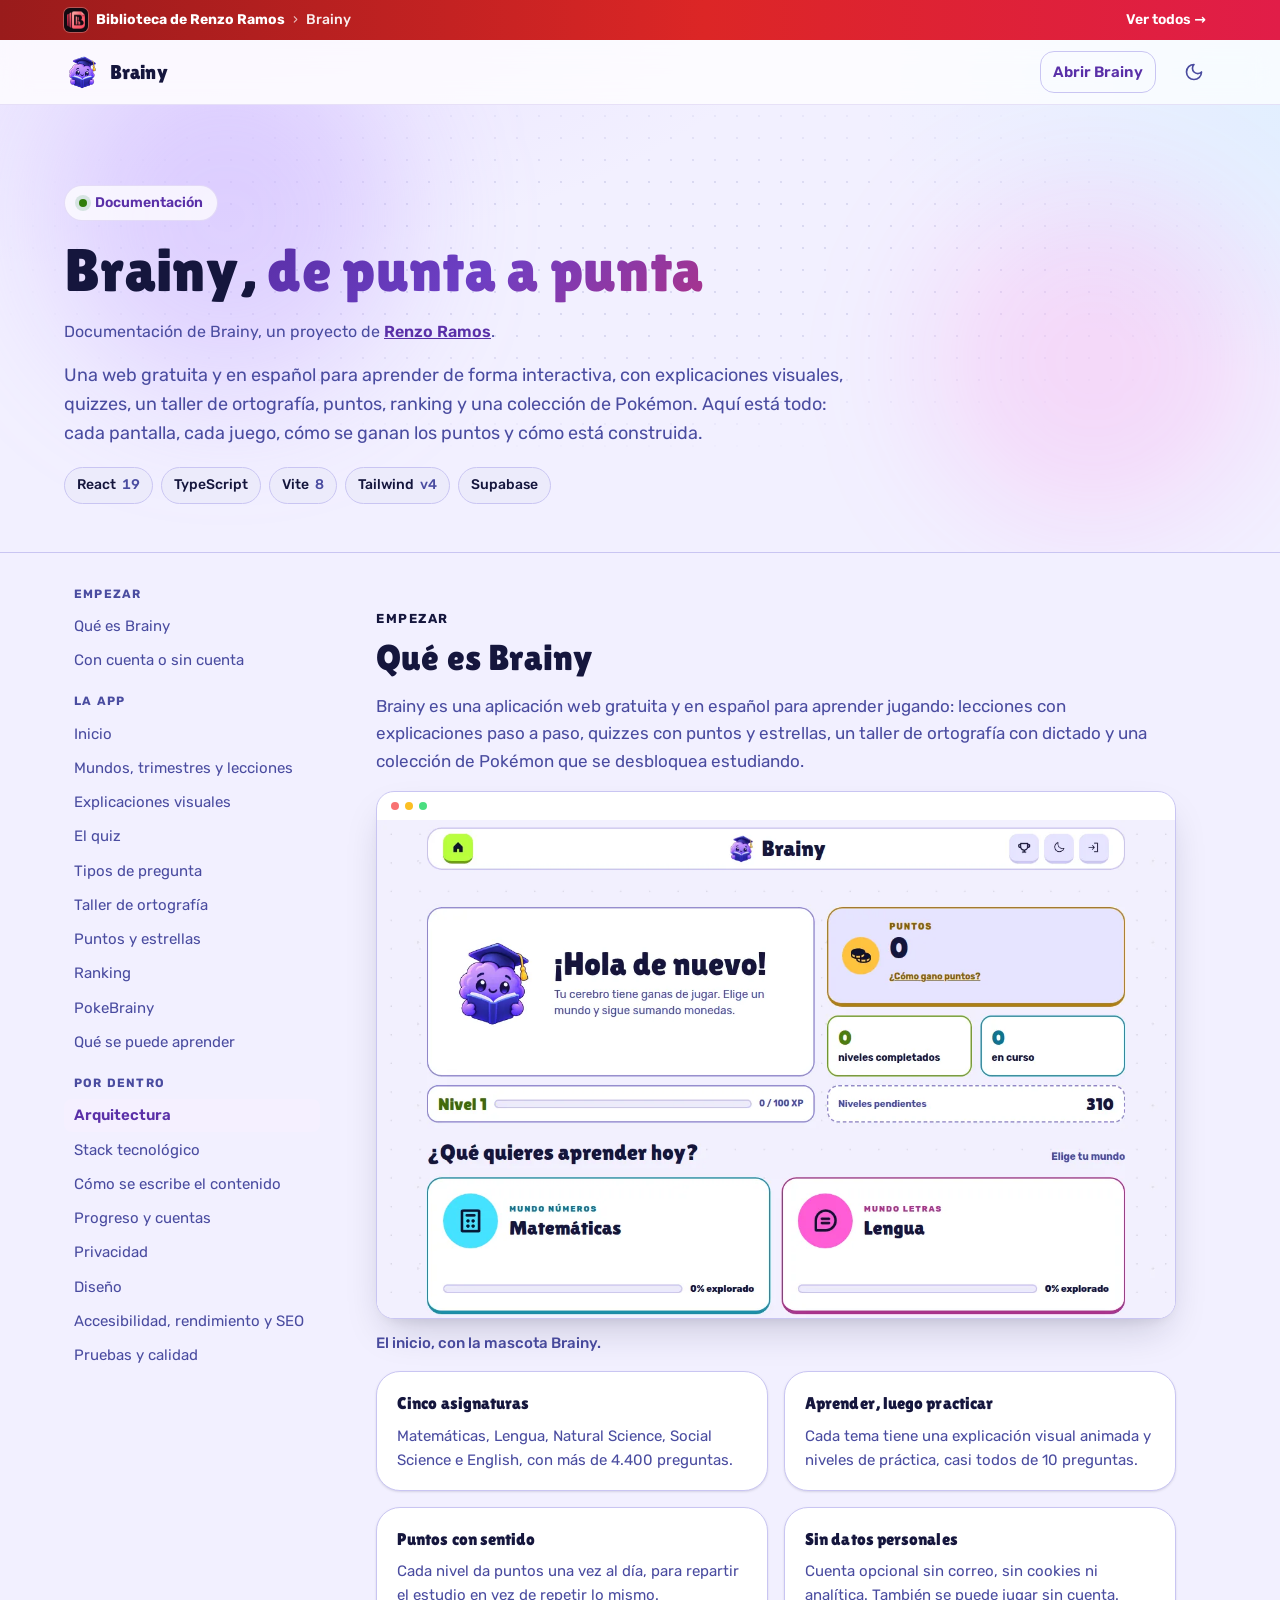
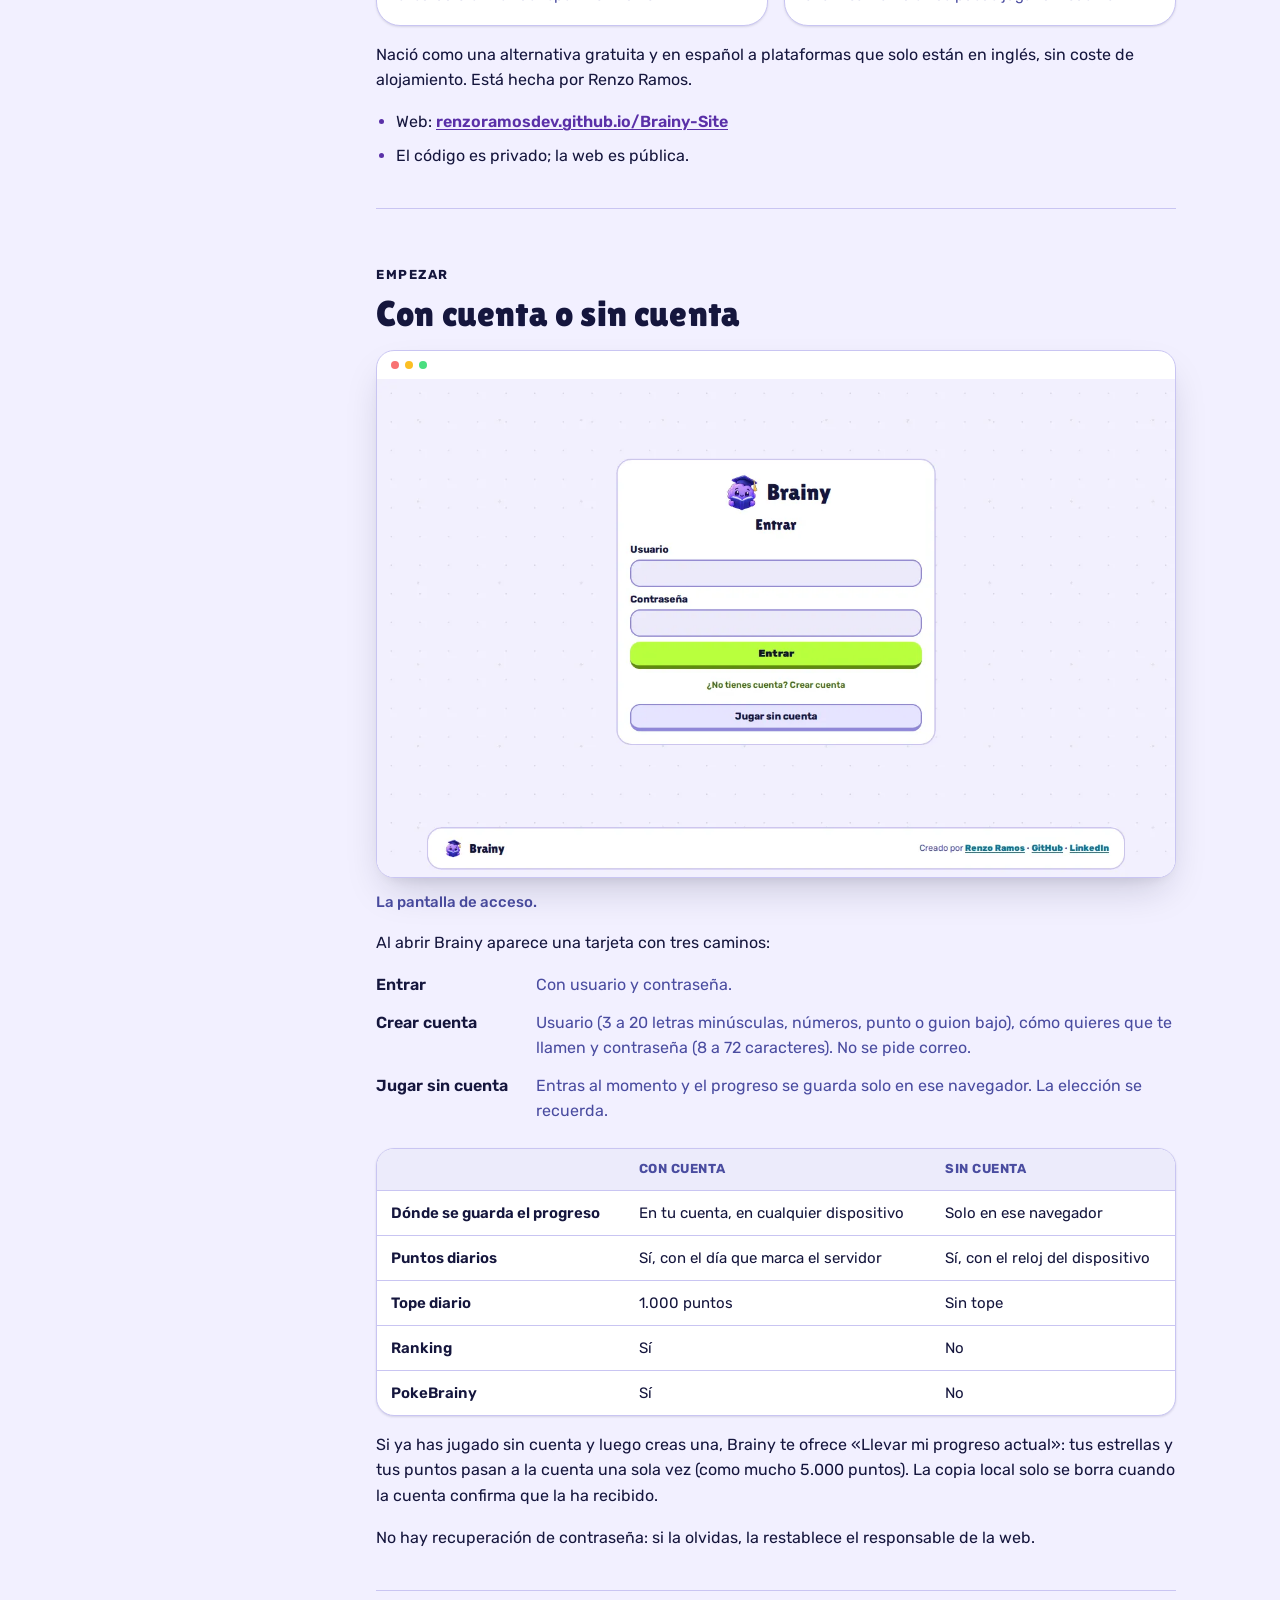
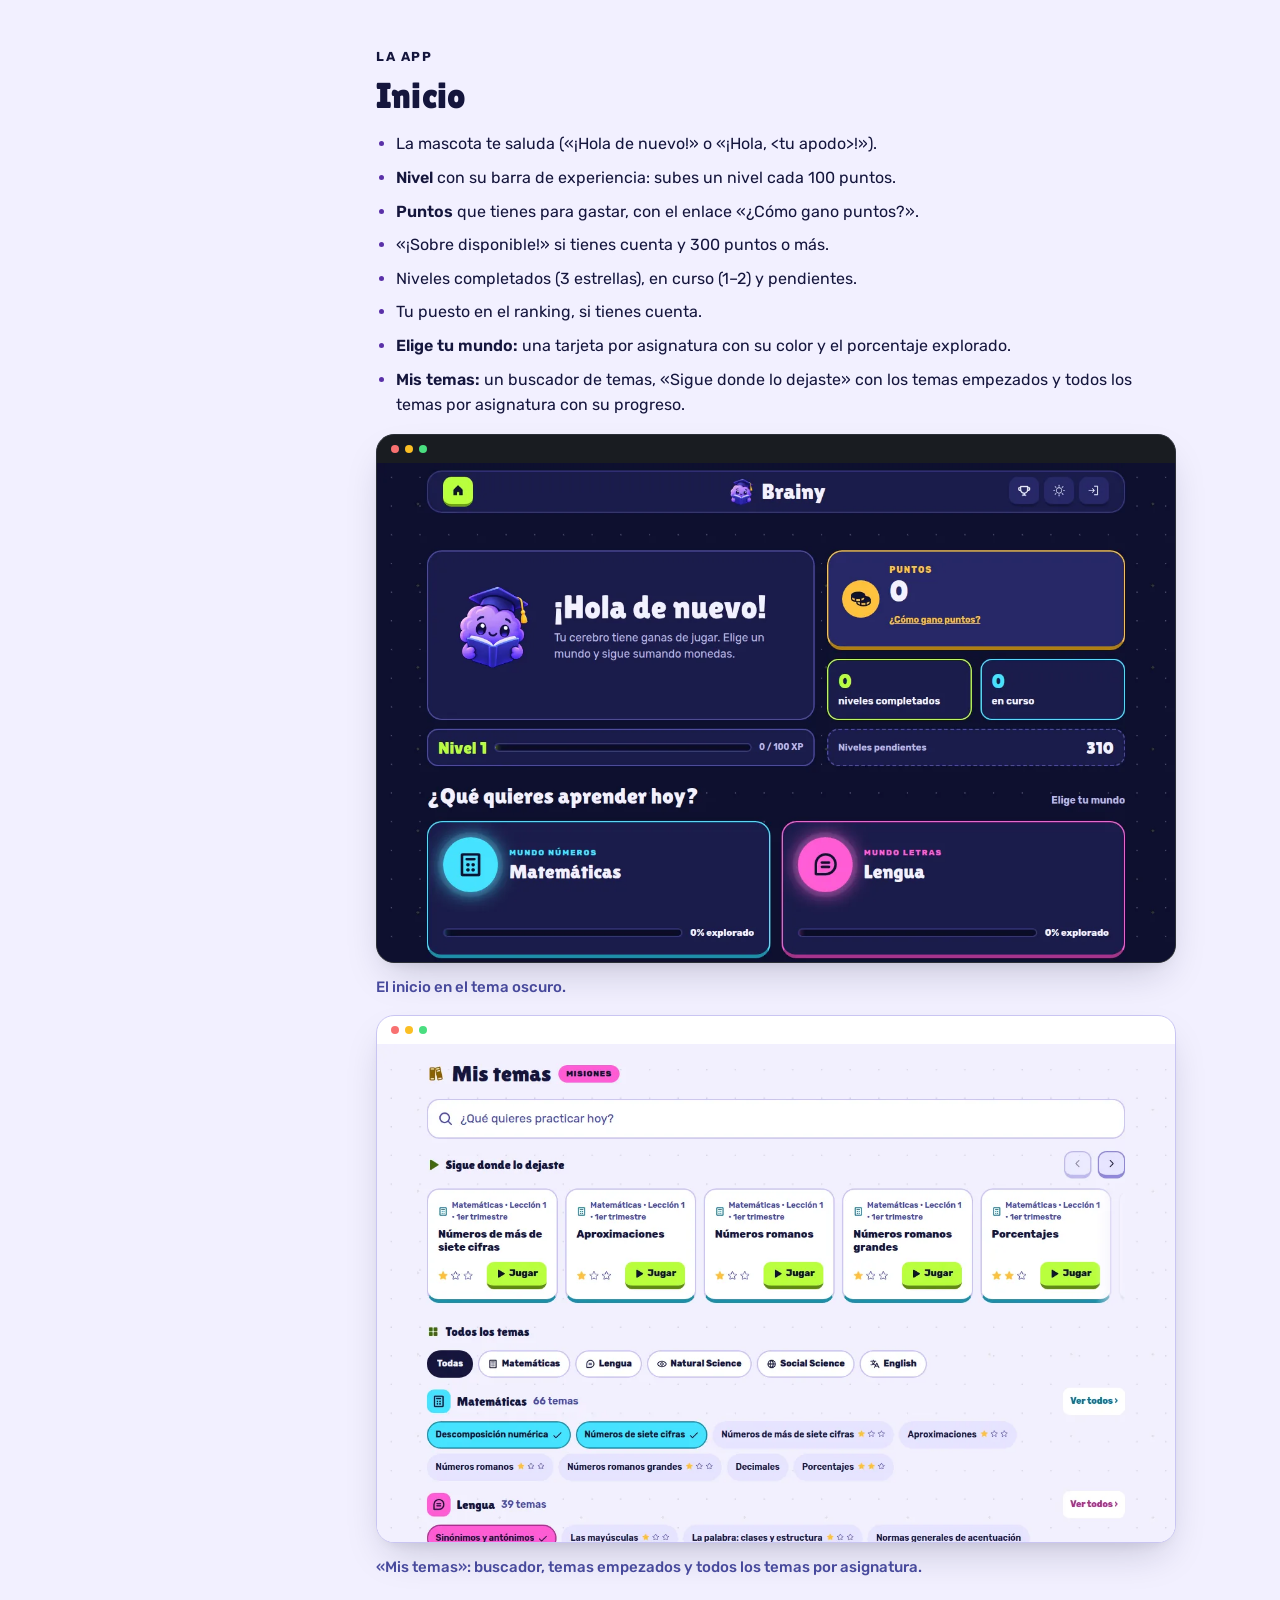
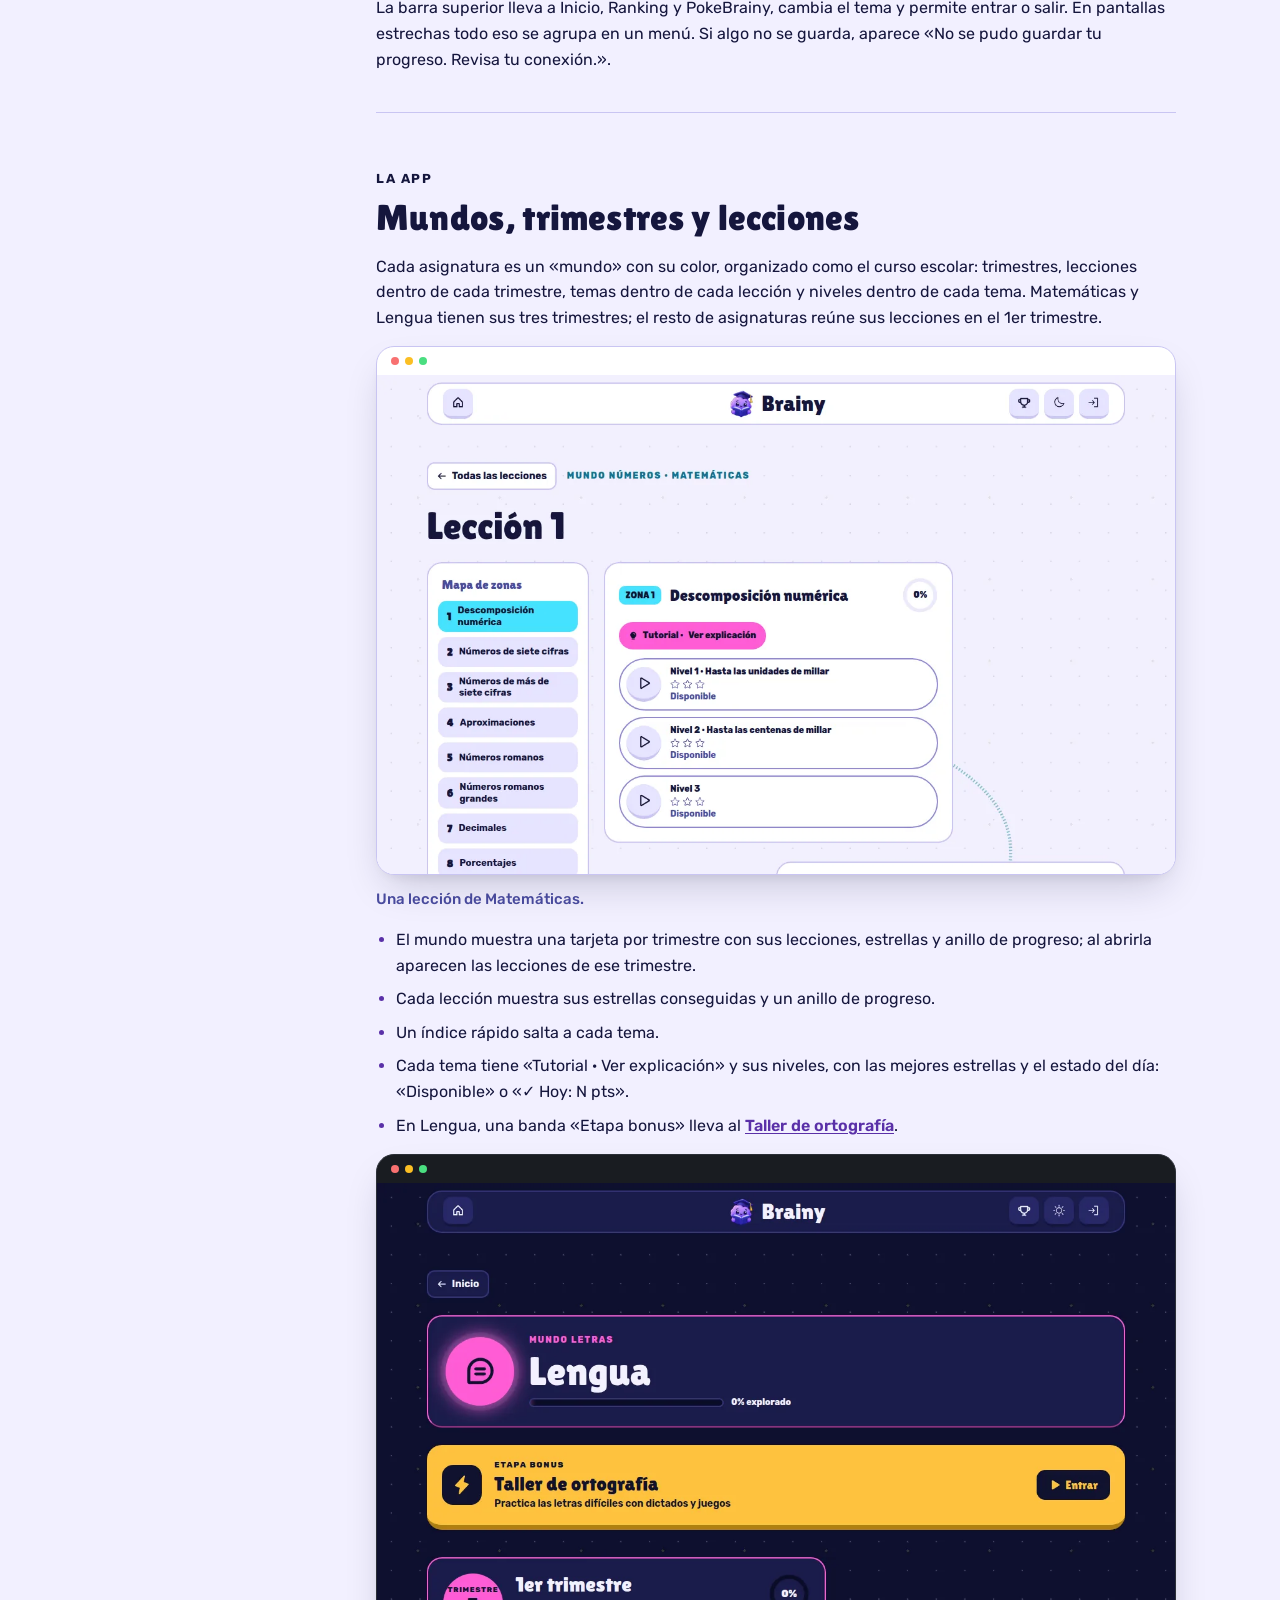
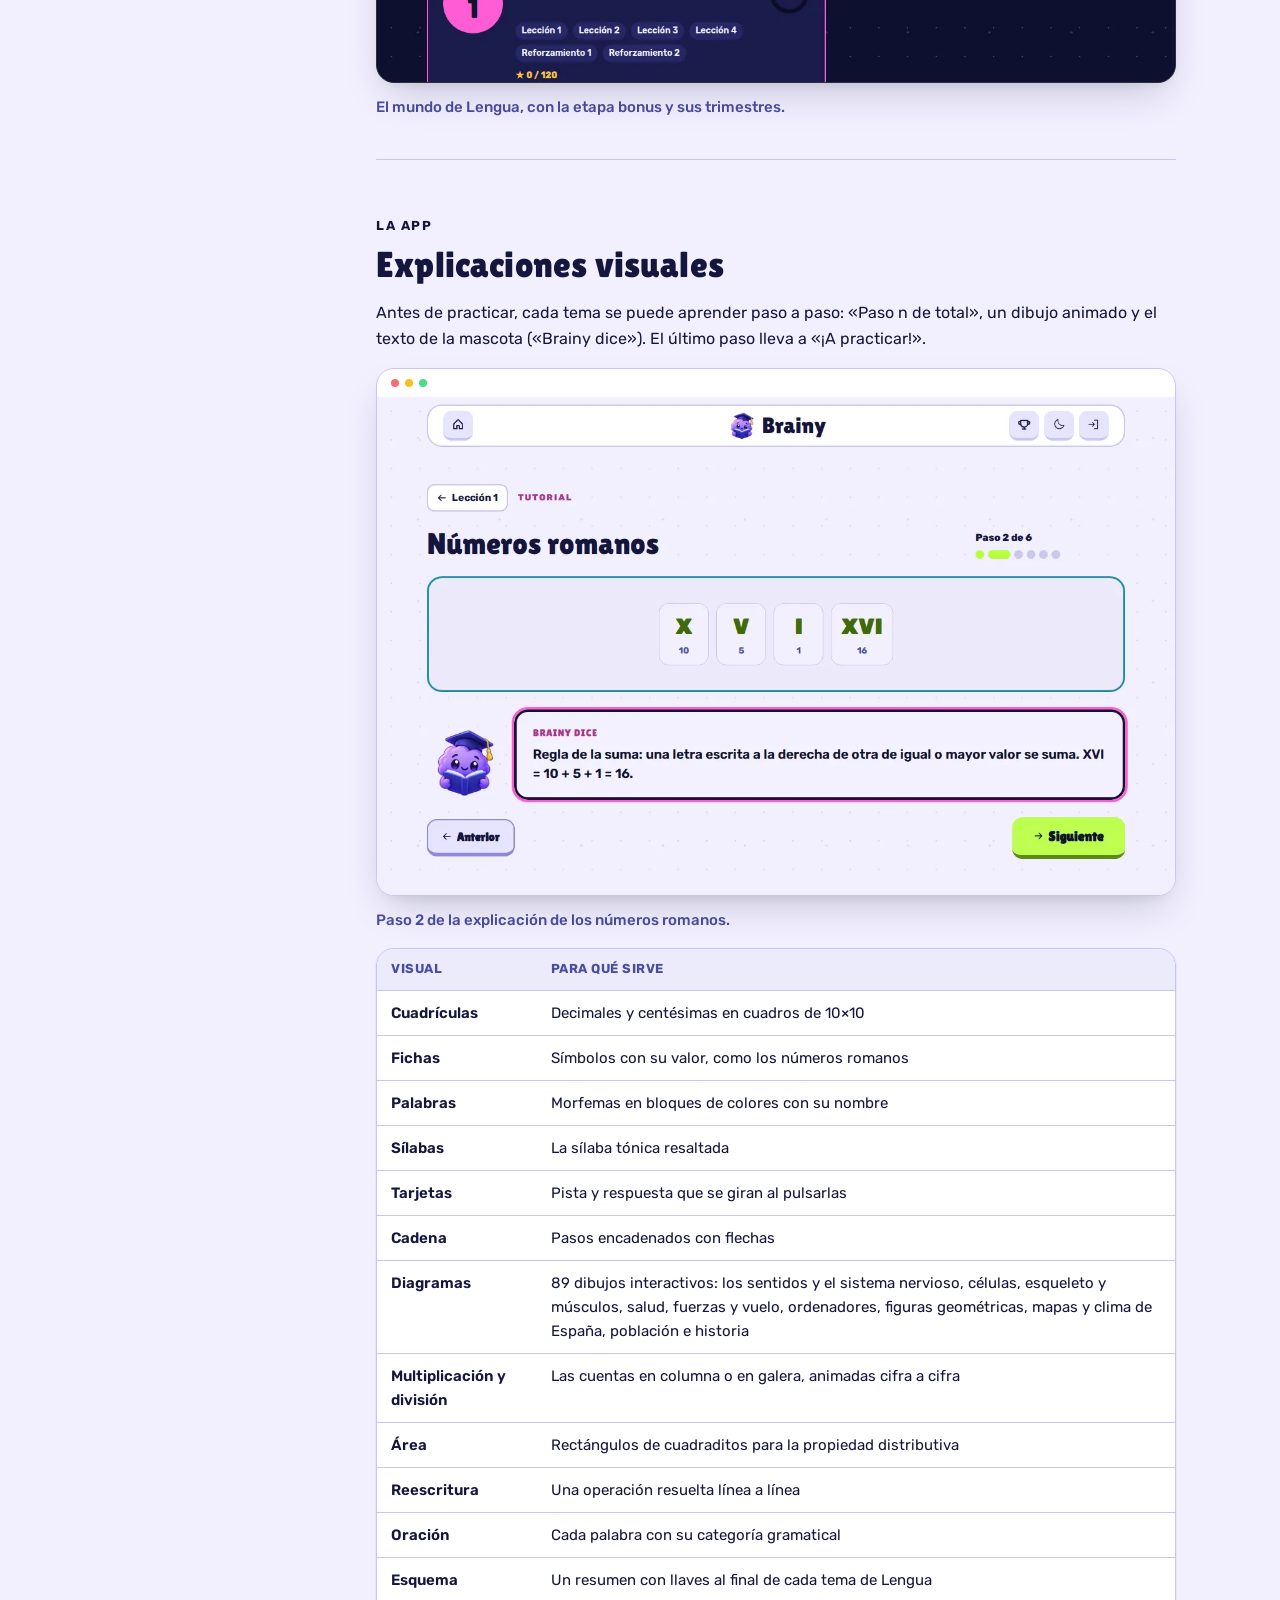
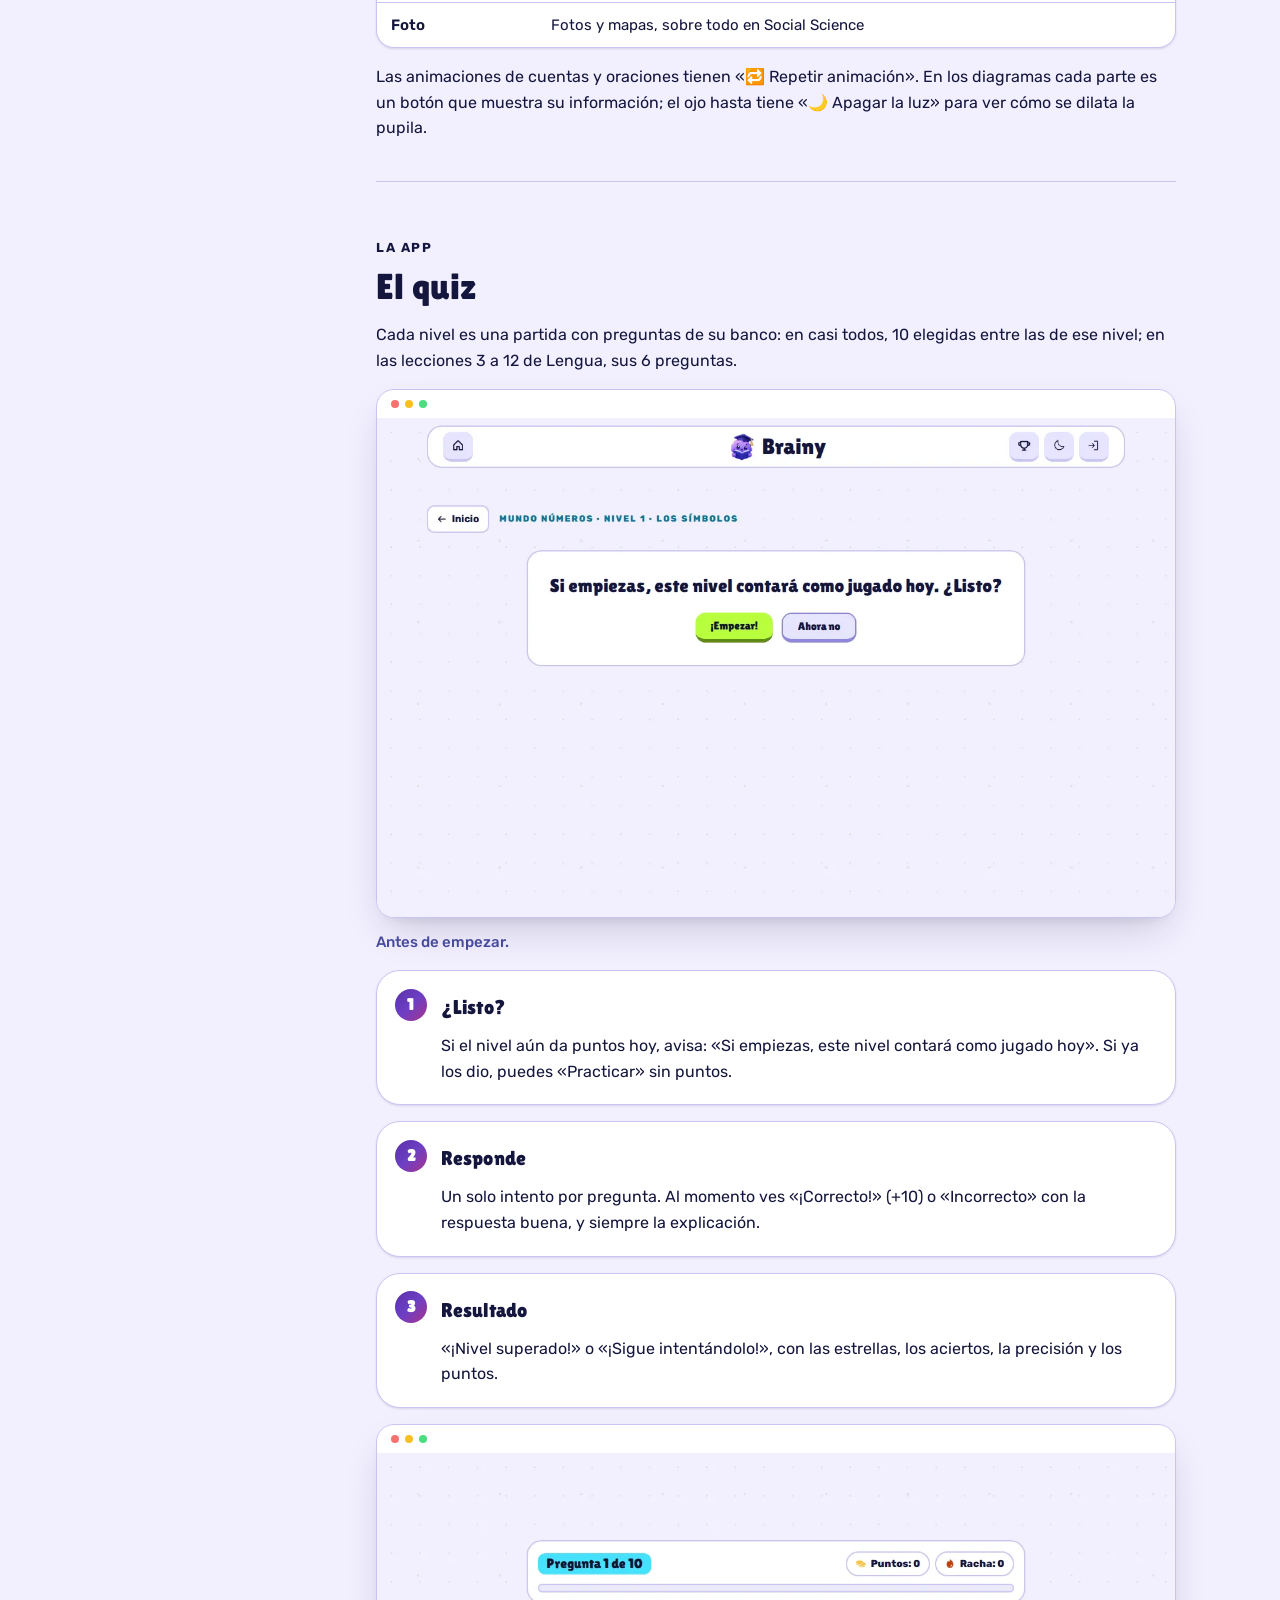
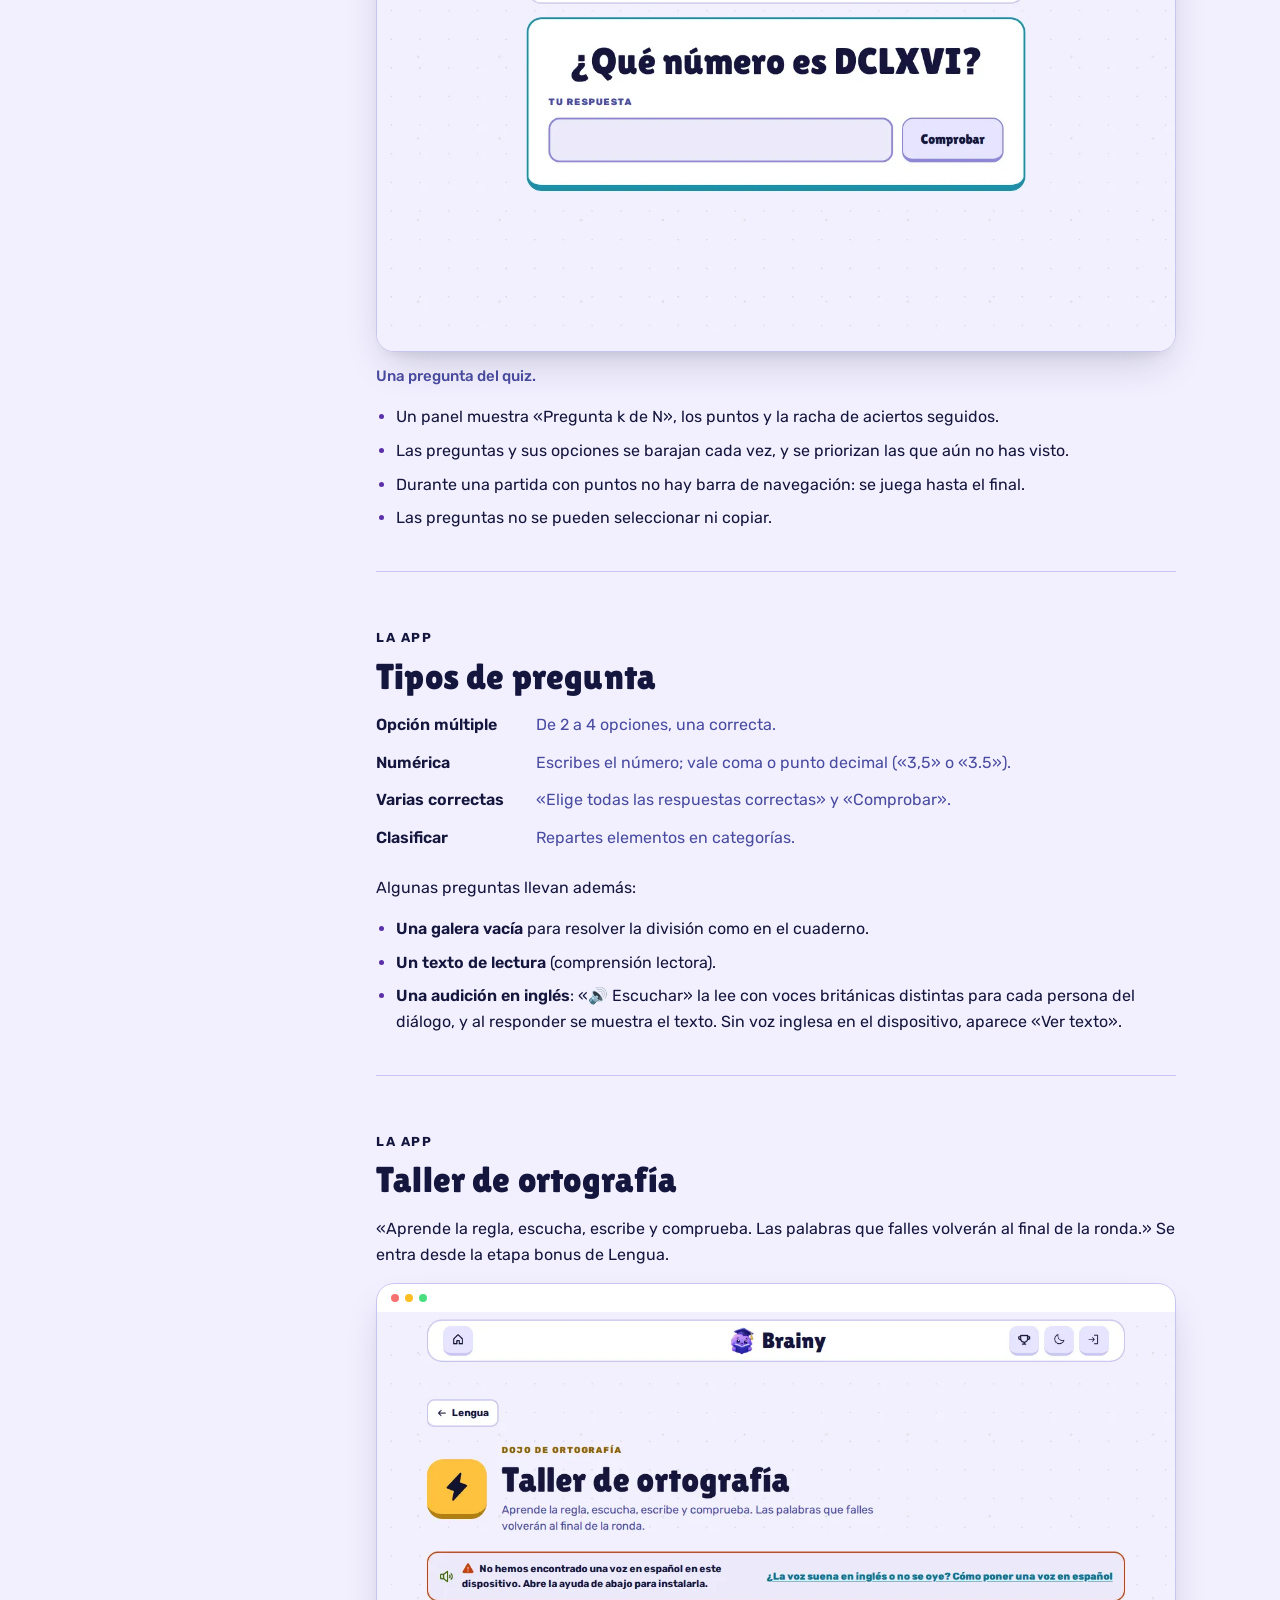
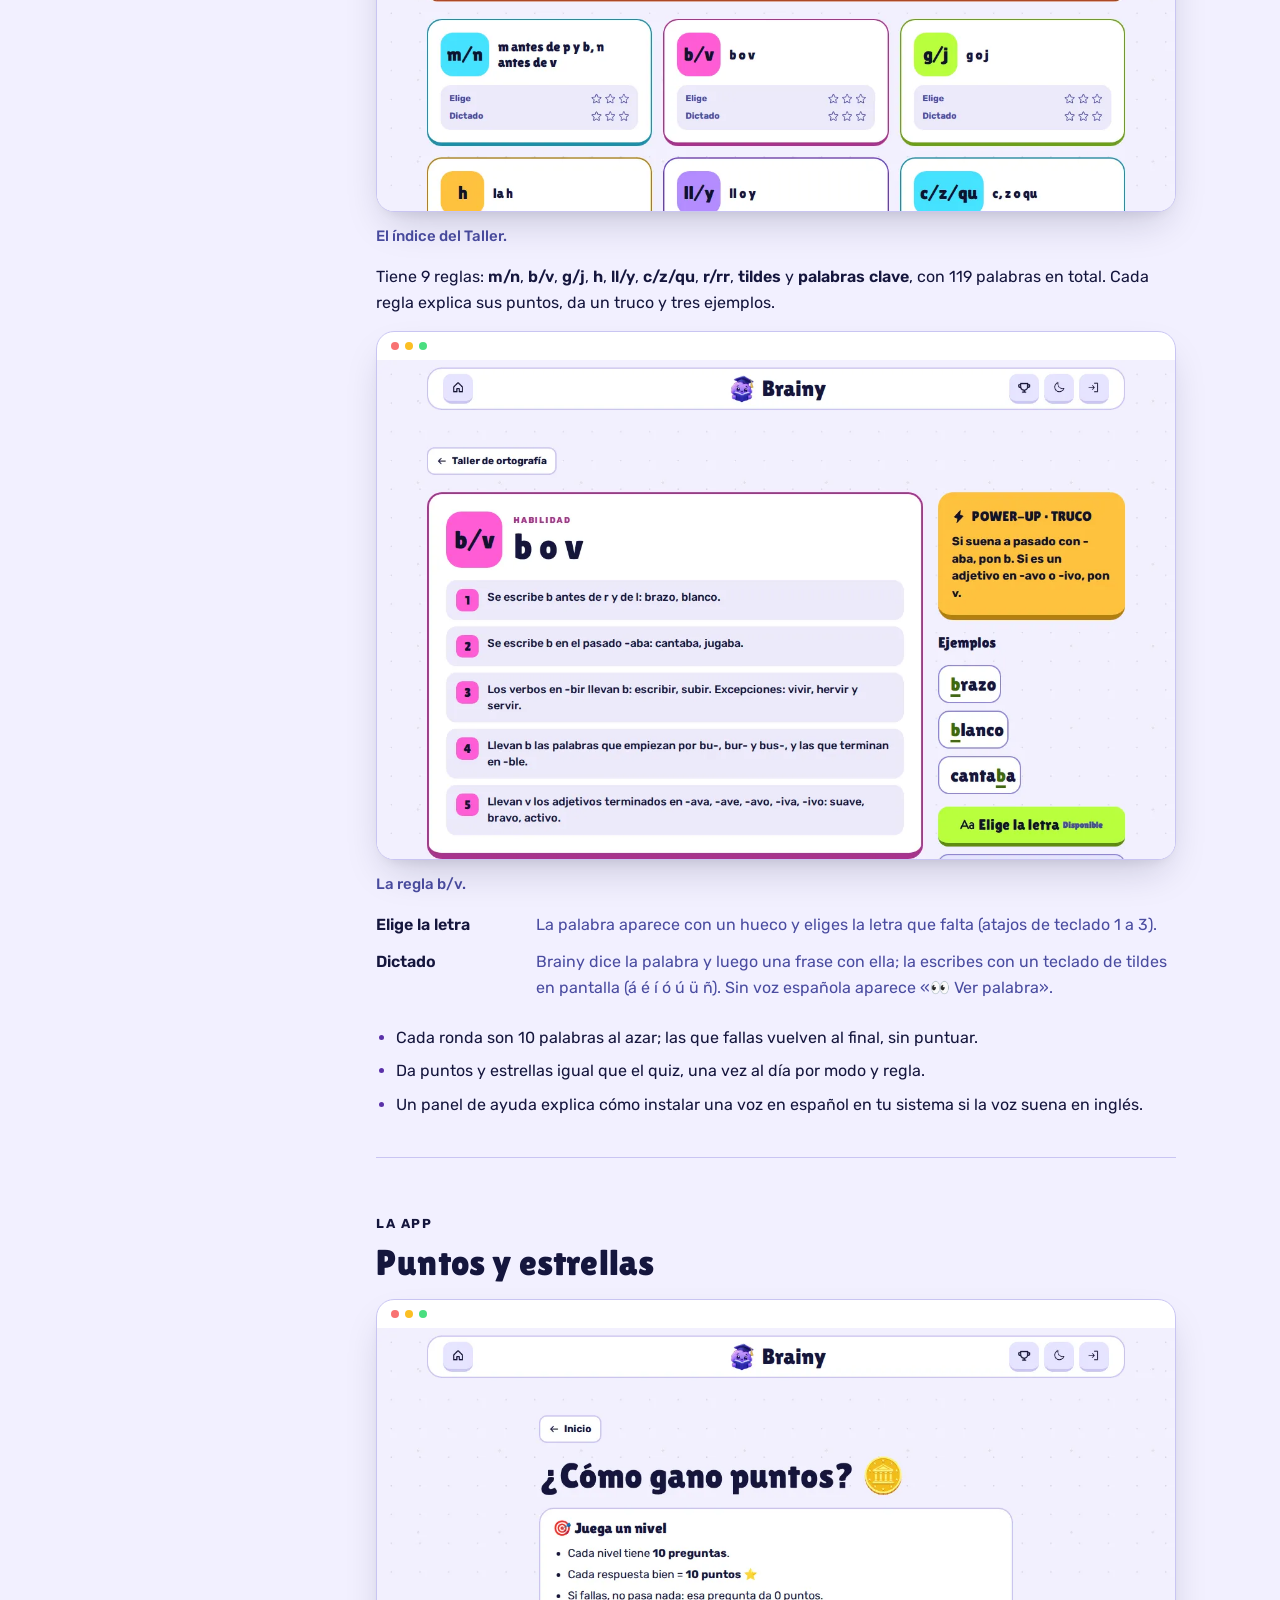
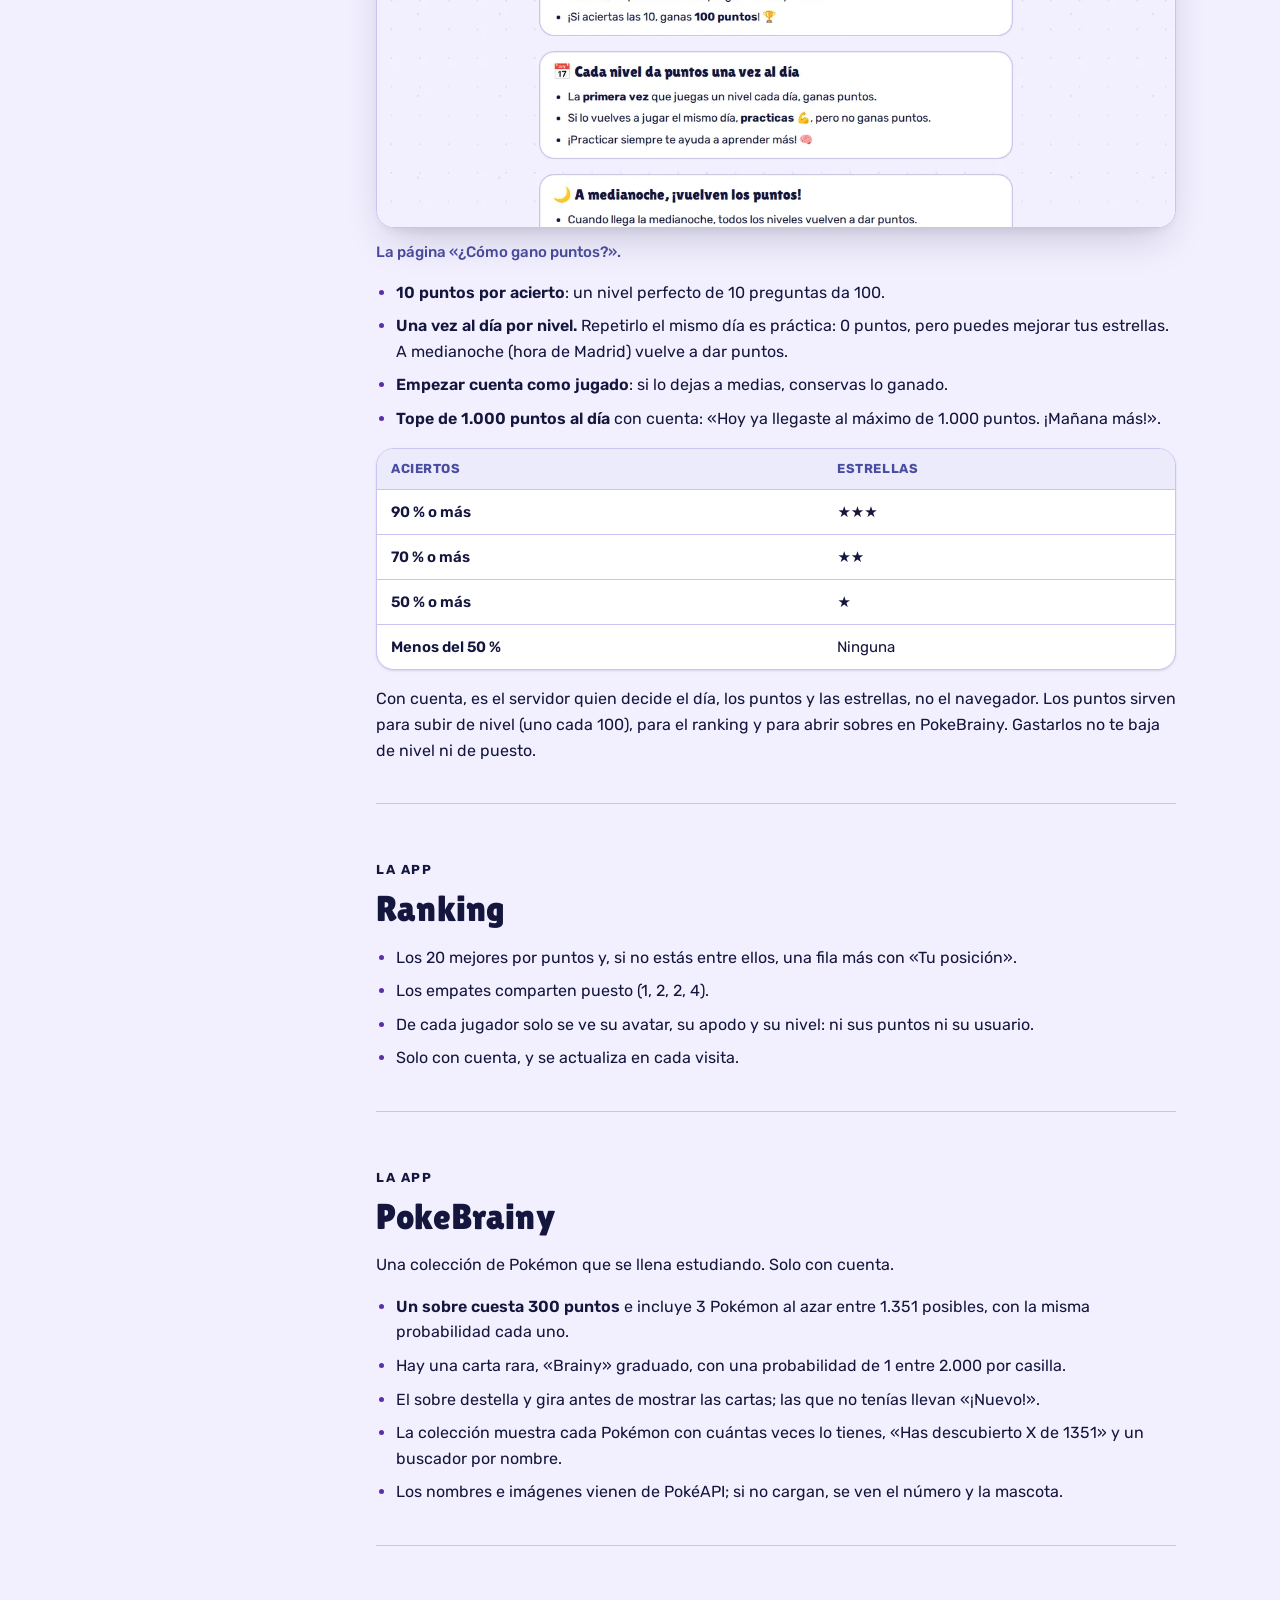
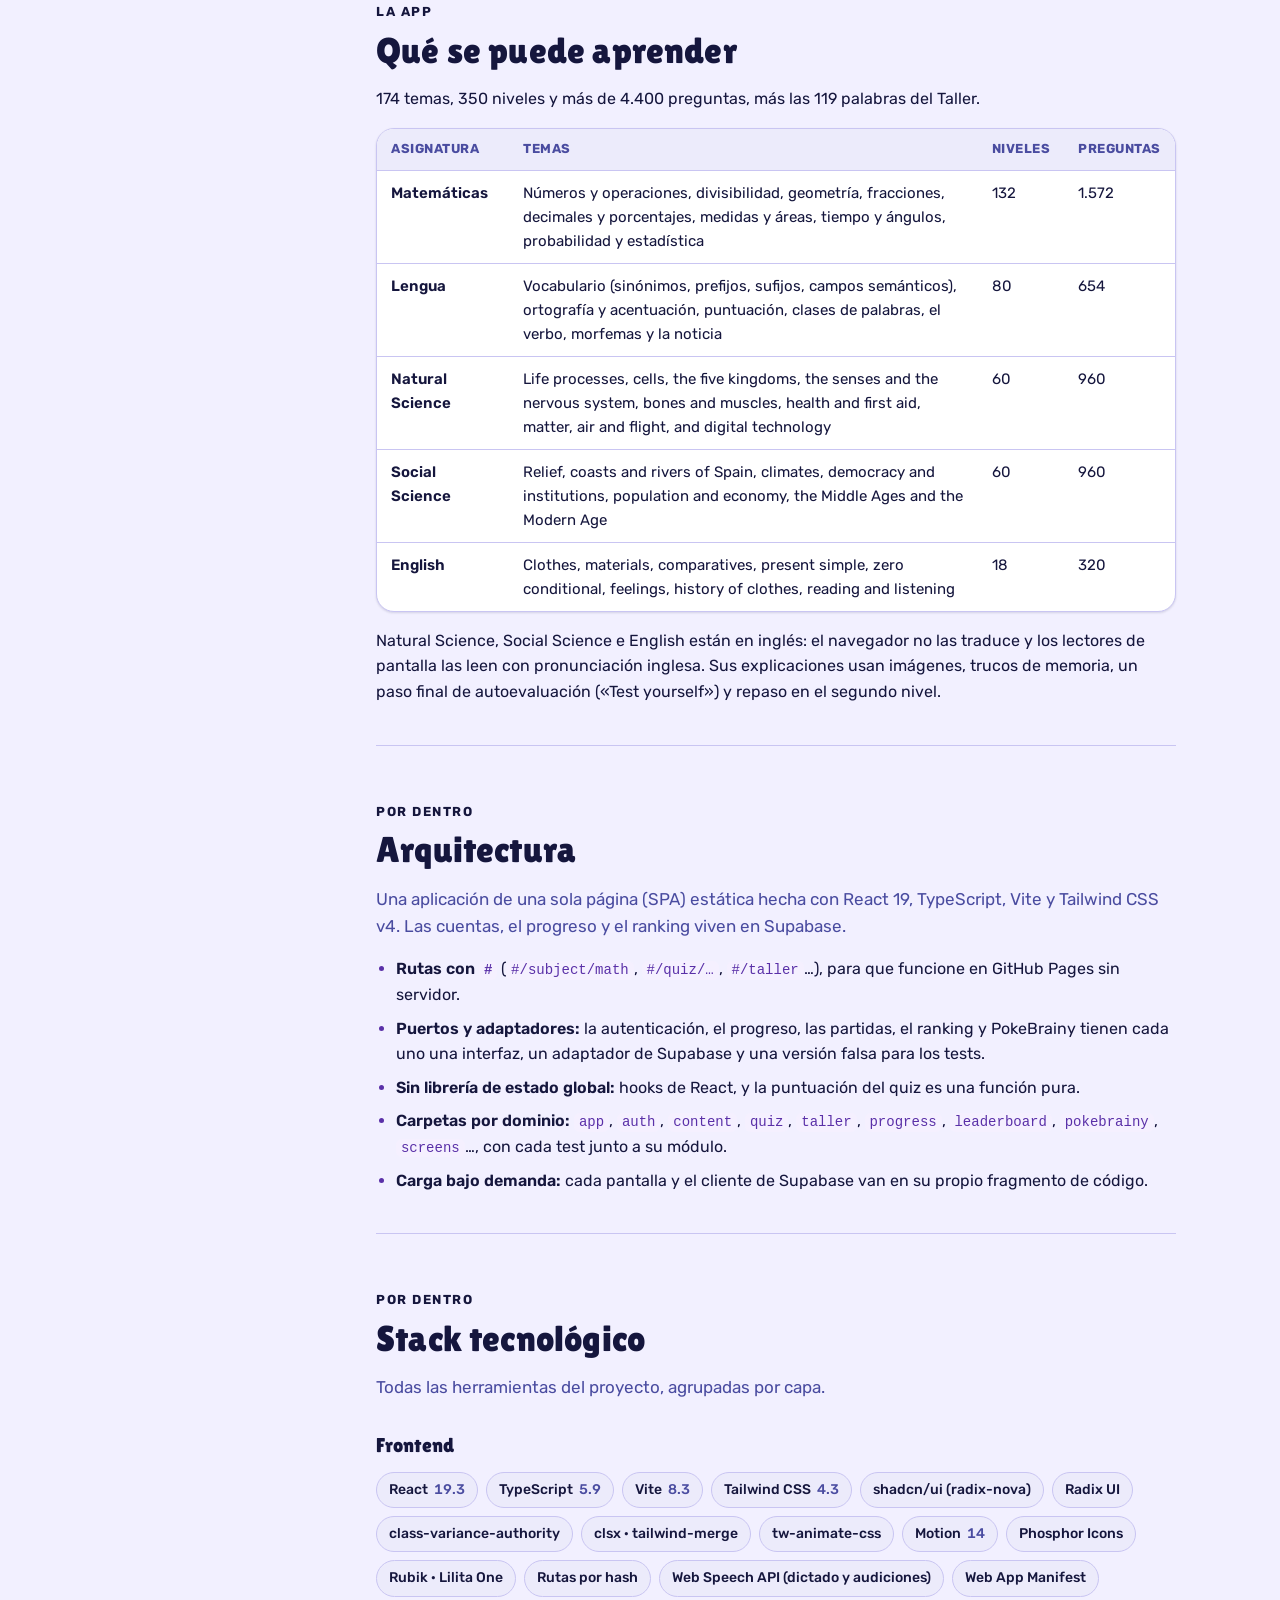
<file: brainy/index.html>
<!doctype html>
<html lang="es">
  <head>
    <meta charset="utf-8" />
    <meta name="viewport" content="width=device-width, initial-scale=1" />
    <script>
      ;(function () {
        var stored = null
        try {
          stored = localStorage.getItem('brainy-docs-theme')
        } catch (e) {}
        var dark =
          stored === 'dark' ||
          (stored !== 'light' &&
            typeof matchMedia === 'function' &&
            matchMedia('(prefers-color-scheme: dark)').matches)
        var root = document.documentElement
        root.classList.toggle('dark', dark)
        root.style.colorScheme = dark ? 'dark' : 'light'
      })()
      document.documentElement.classList.add('js')
    </script>
    <title>Brainy · Documentación · Renzo Ramos</title>
    <meta
      name="description"
      content="Brainy, de Renzo Ramos: web gratuita y en español para aprender jugando, con quizzes, taller de ortografía y PokeBrainy. Documentación completa."
    />
    <meta name="theme-color" content="#0e0f2e" />
    <link rel="canonical" href="https://docs.portafolio-renzoramos.com/brainy/" />
    <meta property="og:url" content="https://docs.portafolio-renzoramos.com/brainy/" />
    <meta property="og:type" content="article" />
    <meta property="og:site_name" content="Brainy" />
    <meta property="og:title" content="Documentación de Brainy · Renzo Ramos" />
    <meta
      property="og:description"
      content="Brainy, de Renzo Ramos: web gratuita y en español para aprender jugando, con quizzes, taller de ortografía y PokeBrainy. Documentación completa."
    />
    <link rel="icon" type="image/png" sizes="32x32" href="assets/icon-32.png" />
    <link rel="apple-touch-icon" href="assets/icon-192.png" />
    <link rel="alternate" type="text/markdown" href="https://docs.portafolio-renzoramos.com/biblioteca/md/brainy.md" title="Documentación de Brainy en Markdown" />
    <link rel="preload" href="assets/fonts/rubik-latin-wght-normal.woff2" as="font" type="font/woff2" crossorigin />
    <script type="application/ld+json">
{
  "@context": "https://schema.org",
  "@graph": [
    {
      "@type": "Person",
      "@id": "https://docs.portafolio-renzoramos.com/#renzo",
      "name": "Renzo Ramos",
      "alternateName": "RenzoRamosDEV",
      "jobTitle": "Junior AI Engineer",
      "url": "https://portafolio-renzoramos.com/",
      "sameAs": [
        "https://github.com/RenzoRamosDEV",
        "https://www.linkedin.com/in/renzoinv04/",
        "https://portafolio-renzoramos.com/"
      ],
      "knowsAbout": [
        "Inteligencia artificial",
        "Agentes de código",
        "Model Context Protocol (MCP)",
        "Claude API",
        "OpenAI API",
        "Rust",
        "Tauri",
        "React",
        "TypeScript",
        "JavaScript",
        "Java",
        "Spring Boot",
        "Supabase",
        "PostgreSQL",
        "MySQL",
        "SQLite",
        "Docker",
        "Tailwind CSS",
        "Vite",
        "Playwright",
        "Vitest",
        "Mutation testing",
        "GitHub Actions",
        "Accesibilidad web (WCAG)",
        "OpenSpec",
        "TDD"
      ]
    },
    {
      "@type": "WebSite",
      "@id": "https://docs.portafolio-renzoramos.com/#site",
      "name": "Biblioteca de Renzo Ramos",
      "url": "https://docs.portafolio-renzoramos.com/biblioteca/",
      "inLanguage": "es",
      "author": {
        "@id": "https://docs.portafolio-renzoramos.com/#renzo"
      }
    },
    {
      "@type": "SoftwareApplication",
      "@id": "https://docs.portafolio-renzoramos.com/brainy/#app",
      "name": "Brainy",
      "description": "Web gratuita y en español para aprender jugando: explicaciones visuales, quizzes, taller de ortografía, puntos, ranking y PokeBrainy.",
      "applicationCategory": "EducationalApplication",
      "operatingSystem": "Web",
      "author": {
        "@id": "https://docs.portafolio-renzoramos.com/#renzo"
      },
      "url": "https://renzoramosdev.github.io/Brainy-Site/",
      "image": "https://docs.portafolio-renzoramos.com/biblioteca/assets/thumbs/brainy-dark-1280.webp"
    },
    {
      "@type": "TechArticle",
      "@id": "https://docs.portafolio-renzoramos.com/brainy/#doc",
      "headline": "Documentación de Brainy",
      "description": "Brainy, de Renzo Ramos: web gratuita y en español para aprender jugando, con quizzes, taller de ortografía y PokeBrainy. Documentación completa.",
      "url": "https://docs.portafolio-renzoramos.com/brainy/",
      "inLanguage": "es",
      "author": {
        "@id": "https://docs.portafolio-renzoramos.com/#renzo"
      },
      "about": {
        "@id": "https://docs.portafolio-renzoramos.com/brainy/#app"
      },
      "isPartOf": {
        "@id": "https://docs.portafolio-renzoramos.com/#site"
      },
      "image": "https://docs.portafolio-renzoramos.com/biblioteca/assets/thumbs/brainy-dark-1280.webp"
    },
    {
      "@type": "BreadcrumbList",
      "itemListElement": [
        {
          "@type": "ListItem",
          "position": 1,
          "name": "Biblioteca de Renzo Ramos",
          "item": "https://docs.portafolio-renzoramos.com/biblioteca/"
        },
        {
          "@type": "ListItem",
          "position": 2,
          "name": "Brainy",
          "item": "https://docs.portafolio-renzoramos.com/brainy/"
        }
      ]
    }
  ]
}
    </script>
    <link rel="stylesheet" href="css/tokens.css" />
    <link rel="stylesheet" href="css/landing.css" />
    <link rel="stylesheet" href="css/docs.css" />
    <link rel="stylesheet" href="css/brainy.css" />
    <script defer src="js/landing.js"></script>
    <script defer src="js/docs.js"></script>
  </head>
  <body>
    <a class="skip-link" href="#contenido">Saltar al contenido</a>

    <nav class="library-bar" aria-label="Biblioteca">
      <div class="container library-bar__inner">
        <a class="library-bar__home" href="../biblioteca/">
          <img src="../biblioteca/assets/logo-132.png" alt="" width="24" height="24" />
          Biblioteca de Renzo Ramos
        </a>
        <span class="library-bar__sep" aria-hidden="true">›</span>
        <span class="library-bar__current" aria-current="page">Brainy</span>
        <a class="library-bar__all" href="../biblioteca/#proyectos">Ver todos →</a>
      </div>
    </nav>

    <header class="site-header">
      <div class="container site-header__inner">
        <a class="brand" href="#contenido" aria-label="Brainy, ir al inicio de la documentación">
          <span class="brand__mark" aria-hidden="true">
            <img src="assets/logo.png" alt="" width="36" height="36" />
          </span>
          <span class="brand__name">Brainy</span>
        </a>
        <nav class="site-nav" aria-label="Secciones">
          <a class="site-nav__demo" href="https://renzoramosdev.github.io/Brainy-Site/">Abrir Brainy</a>
        </nav>
        <button
          type="button"
          class="icon-button theme-toggle"
          data-theme-toggle
          aria-pressed="false"
          aria-label="Cambiar a tema oscuro"
        >
          <svg class="icon theme-toggle__moon" viewBox="0 0 24 24" width="20" height="20" aria-hidden="true">
            <path d="M12 3a6 6 0 0 0 9 9 9 9 0 1 1-9-9Z" />
          </svg>
          <svg class="icon theme-toggle__sun" viewBox="0 0 24 24" width="20" height="20" aria-hidden="true">
            <circle cx="12" cy="12" r="4" />
            <path
              d="M12 2v2M12 20v2M4.93 4.93l1.41 1.41M17.66 17.66l1.41 1.41M2 12h2M20 12h2M6.34 17.66l-1.41 1.41M19.07 4.93l-1.41 1.41"
            />
          </svg>
        </button>
      </div>
    </header>

    <main id="contenido" tabindex="-1">
      <section class="doc-hero" aria-labelledby="doc-title">
        <div class="hero__backdrop" aria-hidden="true">
          <div class="hero__pattern"></div>
          <div class="hero__blob hero__blob--a"></div>
          <div class="hero__blob hero__blob--b"></div>
        </div>
        <div class="container doc-hero__inner">
          <p class="pill">
            <span class="pill__dot" aria-hidden="true"></span>
            Documentación
          </p>
          <h1 id="doc-title">Brainy, <span class="text-gradient">de punta a punta</span></h1>
          <p class="doc-hero__author">Documentación de Brainy, un proyecto de <a href="https://portafolio-renzoramos.com/" rel="author">Renzo Ramos</a>.</p>
          <p class="doc-hero__lead">
            Una web gratuita y en español para aprender de forma interactiva, con explicaciones
            visuales, quizzes, un taller de ortografía, puntos, ranking y una colección de Pokémon. Aquí
            está todo: cada pantalla, cada juego, cómo se ganan los puntos y cómo está construida.
          </p>
          <ul class="chips doc-hero__meta" role="list">
            <li>React <span>19</span></li>
            <li>TypeScript</li>
            <li>Vite <span>8</span></li>
            <li>Tailwind <span>v4</span></li>
            <li>Supabase</li>
          </ul>
        </div>
      </section>

      <div class="container doc-layout">
        <aside class="doc-toc" data-toc aria-label="Índice de la documentación">
          <details open>
            <summary>Índice</summary>
            <div class="doc-toc__body">
              <div class="doc-toc__group">
                <p class="doc-toc__title">Empezar</p>
                <ol>
                  <li><a href="#resumen">Qué es Brainy</a></li>
                  <li><a href="#acceso">Con cuenta o sin cuenta</a></li>
                </ol>
              </div>
              <div class="doc-toc__group">
                <p class="doc-toc__title">La app</p>
                <ol>
                  <li><a href="#inicio">Inicio</a></li>
                  <li><a href="#mundos">Mundos, trimestres y lecciones</a></li>
                  <li><a href="#explicaciones">Explicaciones visuales</a></li>
                  <li><a href="#quiz">El quiz</a></li>
                  <li><a href="#preguntas">Tipos de pregunta</a></li>
                  <li><a href="#taller">Taller de ortografía</a></li>
                  <li><a href="#puntos">Puntos y estrellas</a></li>
                  <li><a href="#ranking">Ranking</a></li>
                  <li><a href="#pokebrainy">PokeBrainy</a></li>
                  <li><a href="#temario">Qué se puede aprender</a></li>
                </ol>
              </div>
              <div class="doc-toc__group">
                <p class="doc-toc__title">Por dentro</p>
                <ol>
                  <li><a href="#arquitectura">Arquitectura</a></li>
                  <li><a href="#stack">Stack tecnológico</a></li>
                  <li><a href="#contenido-json">Cómo se escribe el contenido</a></li>
                  <li><a href="#progreso">Progreso y cuentas</a></li>
                  <li><a href="#privacidad">Privacidad</a></li>
                  <li><a href="#diseno">Diseño</a></li>
                  <li><a href="#accesibilidad">Accesibilidad, rendimiento y SEO</a></li>
                  <li><a href="#calidad">Pruebas y calidad</a></li>
                  <li><a href="#publicacion">Publicación</a></li>
                  <li><a href="#historia">Cómo se construyó</a></li>
                  <li><a href="#limitaciones">Limitaciones conocidas</a></li>
                  <li><a href="#creditos">Créditos</a></li>
                </ol>
              </div>
            </div>
          </details>
        </aside>

        <div class="doc-content">
          <!-- ============ EMPEZAR ============ -->
          <section id="resumen" class="doc-section" aria-labelledby="resumen-t">
            <p class="eyebrow">Empezar</p>
            <h2 id="resumen-t">Qué es Brainy</h2>
            <p class="doc-lead">
              Brainy es una aplicación web gratuita y en español para aprender jugando: lecciones con
              explicaciones paso a paso, quizzes con puntos y estrellas, un taller de ortografía con
              dictado y una colección de Pokémon que se desbloquea estudiando.
            </p>
            <figure class="shot">
              <div class="shot__frame shot__frame--light">
                <img
                  src="assets/screenshots/inicio-1280.webp"
                  srcset="assets/screenshots/inicio-640.webp 640w, assets/screenshots/inicio-1280.webp 1280w"
                  sizes="(min-width: 60rem) 50rem, 100vw"
                  width="1280"
                  height="800"
                  decoding="async"
                  alt="Inicio de Brainy con el saludo de la mascota, el nivel, los puntos y los mundos de Matemáticas y Lengua"
                />
              </div>
              <figcaption>El inicio, con la mascota Brainy.</figcaption>
            </figure>
            <ul class="doc-cards" role="list">
              <li class="card">
                <h4>Cinco asignaturas</h4>
                <p>Matemáticas, Lengua, Natural Science, Social Science e English, con más de 4.400 preguntas.</p>
              </li>
              <li class="card">
                <h4>Aprender, luego practicar</h4>
                <p>Cada tema tiene una explicación visual animada y niveles de práctica, casi todos de 10 preguntas.</p>
              </li>
              <li class="card">
                <h4>Puntos con sentido</h4>
                <p>Cada nivel da puntos una vez al día, para repartir el estudio en vez de repetir lo mismo.</p>
              </li>
              <li class="card">
                <h4>Sin datos personales</h4>
                <p>Cuenta opcional sin correo, sin cookies ni analítica. También se puede jugar sin cuenta.</p>
              </li>
            </ul>
            <p>
              Nació como una alternativa gratuita y en español a plataformas que solo están en inglés, sin
              coste de alojamiento. Está hecha por Renzo Ramos.
            </p>
            <ul>
              <li>Web: <a href="https://renzoramosdev.github.io/Brainy-Site/">renzoramosdev.github.io/Brainy-Site</a></li>
              <li>El código es privado; la web es pública.</li>
            </ul>
          </section>

          <section id="acceso" class="doc-section" aria-labelledby="acceso-t">
            <p class="eyebrow">Empezar</p>
            <h2 id="acceso-t">Con cuenta o sin cuenta</h2>
            <figure class="shot">
              <div class="shot__frame shot__frame--light">
                <img
                  src="assets/screenshots/acceso-1280.webp"
                  srcset="assets/screenshots/acceso-640.webp 640w, assets/screenshots/acceso-1280.webp 1280w"
                  sizes="(min-width: 60rem) 50rem, 100vw"
                  width="1280"
                  height="800"
                  loading="lazy"
                  decoding="async"
                  alt="Pantalla de acceso de Brainy con usuario, contraseña, Entrar, Crear cuenta y Jugar sin cuenta"
                />
              </div>
              <figcaption>La pantalla de acceso.</figcaption>
            </figure>
            <p>Al abrir Brainy aparece una tarjeta con tres caminos:</p>
            <dl>
              <dt>Entrar</dt>
              <dd>Con usuario y contraseña.</dd>
              <dt>Crear cuenta</dt>
              <dd>Usuario (3 a 20 letras minúsculas, números, punto o guion bajo), cómo quieres que te llamen y contraseña (8 a 72 caracteres). No se pide correo.</dd>
              <dt>Jugar sin cuenta</dt>
              <dd>Entras al momento y el progreso se guarda solo en ese navegador. La elección se recuerda.</dd>
            </dl>
            <div class="table-wrap">
              <table class="doc-table">
                <thead>
                  <tr><th></th><th>Con cuenta</th><th>Sin cuenta</th></tr>
                </thead>
                <tbody>
                  <tr><td>Dónde se guarda el progreso</td><td>En tu cuenta, en cualquier dispositivo</td><td>Solo en ese navegador</td></tr>
                  <tr><td>Puntos diarios</td><td>Sí, con el día que marca el servidor</td><td>Sí, con el reloj del dispositivo</td></tr>
                  <tr><td>Tope diario</td><td>1.000 puntos</td><td>Sin tope</td></tr>
                  <tr><td>Ranking</td><td>Sí</td><td>No</td></tr>
                  <tr><td>PokeBrainy</td><td>Sí</td><td>No</td></tr>
                </tbody>
              </table>
            </div>
            <p>
              Si ya has jugado sin cuenta y luego creas una, Brainy te ofrece «Llevar mi progreso actual»:
              tus estrellas y tus puntos pasan a la cuenta una sola vez (como mucho 5.000 puntos). La copia
              local solo se borra cuando la cuenta confirma que la ha recibido.
            </p>
            <p>No hay recuperación de contraseña: si la olvidas, la restablece el responsable de la web.</p>
          </section>

          <!-- ============ LA APP ============ -->
          <section id="inicio" class="doc-section" aria-labelledby="inicio-t">
            <p class="eyebrow">La app</p>
            <h2 id="inicio-t">Inicio</h2>
            <ul>
              <li>La mascota te saluda («¡Hola de nuevo!» o «¡Hola, &lt;tu apodo&gt;!»).</li>
              <li><strong>Nivel</strong> con su barra de experiencia: subes un nivel cada 100 puntos.</li>
              <li><strong>Puntos</strong> que tienes para gastar, con el enlace «¿Cómo gano puntos?».</li>
              <li>«¡Sobre disponible!» si tienes cuenta y 300 puntos o más.</li>
              <li>Niveles completados (3 estrellas), en curso (1–2) y pendientes.</li>
              <li>Tu puesto en el ranking, si tienes cuenta.</li>
              <li><strong>Elige tu mundo:</strong> una tarjeta por asignatura con su color y el porcentaje explorado.</li>
              <li><strong>Mis temas:</strong> un buscador de temas, «Sigue donde lo dejaste» con los temas empezados y todos los temas por asignatura con su progreso.</li>
            </ul>
            <figure class="shot">
              <div class="shot__frame shot__frame--dark">
                <img
                  src="assets/screenshots/inicio-oscuro-1280.webp"
                  srcset="assets/screenshots/inicio-oscuro-640.webp 640w, assets/screenshots/inicio-oscuro-1280.webp 1280w"
                  sizes="(min-width: 60rem) 50rem, 100vw"
                  width="1280"
                  height="800"
                  loading="lazy"
                  decoding="async"
                  alt="Inicio de Brainy en el tema oscuro, azul noche con acentos de colores"
                />
              </div>
              <figcaption>El inicio en el tema oscuro.</figcaption>
            </figure>
            <figure class="shot">
              <div class="shot__frame shot__frame--light">
                <img
                  src="assets/screenshots/mis-temas-1280.webp"
                  srcset="assets/screenshots/mis-temas-640.webp 640w, assets/screenshots/mis-temas-1280.webp 1280w"
                  sizes="(min-width: 60rem) 50rem, 100vw"
                  width="1280"
                  height="800"
                  loading="lazy"
                  decoding="async"
                  alt="Sección Mis temas del inicio con el buscador, la fila Sigue donde lo dejaste con flechas y los temas de Matemáticas y Lengua con su progreso"
                />
              </div>
              <figcaption>«Mis temas»: buscador, temas empezados y todos los temas por asignatura.</figcaption>
            </figure>
            <p>
              La barra superior lleva a Inicio, Ranking y PokeBrainy, cambia el tema y permite entrar o
              salir. En pantallas estrechas todo eso se agrupa en un menú. Si algo no se guarda, aparece
              «No se pudo guardar tu progreso. Revisa tu conexión.».
            </p>
          </section>

          <section id="mundos" class="doc-section" aria-labelledby="mundos-t">
            <p class="eyebrow">La app</p>
            <h2 id="mundos-t">Mundos, trimestres y lecciones</h2>
            <p>
              Cada asignatura es un «mundo» con su color, organizado como el curso escolar: trimestres,
              lecciones dentro de cada trimestre, temas dentro de cada lección y niveles dentro de cada tema.
              Matemáticas y Lengua tienen sus tres trimestres; el resto de asignaturas reúne sus lecciones en
              el 1er trimestre.
            </p>
            <figure class="shot">
              <div class="shot__frame shot__frame--light">
                <img
                  src="assets/screenshots/asignatura-1280.webp"
                  srcset="assets/screenshots/asignatura-640.webp 640w, assets/screenshots/asignatura-1280.webp 1280w"
                  sizes="(min-width: 60rem) 50rem, 100vw"
                  width="1280"
                  height="800"
                  loading="lazy"
                  decoding="async"
                  alt="Lección 1 de Matemáticas con el mapa de zonas y los niveles de Descomposición numérica"
                />
              </div>
              <figcaption>Una lección de Matemáticas.</figcaption>
            </figure>
            <ul>
              <li>El mundo muestra una tarjeta por trimestre con sus lecciones, estrellas y anillo de progreso; al abrirla aparecen las lecciones de ese trimestre.</li>
              <li>Cada lección muestra sus estrellas conseguidas y un anillo de progreso.</li>
              <li>Un índice rápido salta a cada tema.</li>
              <li>Cada tema tiene «Tutorial · Ver explicación» y sus niveles, con las mejores estrellas y el estado del día: «Disponible» o «✓ Hoy: N pts».</li>
              <li>En Lengua, una banda «Etapa bonus» lleva al <a href="#taller">Taller de ortografía</a>.</li>
            </ul>
            <figure class="shot">
              <div class="shot__frame shot__frame--dark">
                <img
                  src="assets/screenshots/asignatura-oscuro-1280.webp"
                  srcset="assets/screenshots/asignatura-oscuro-640.webp 640w, assets/screenshots/asignatura-oscuro-1280.webp 1280w"
                  sizes="(min-width: 60rem) 50rem, 100vw"
                  width="1280"
                  height="800"
                  loading="lazy"
                  decoding="async"
                  alt="El mundo de Lengua en el tema oscuro con la etapa bonus del Taller de ortografía y la tarjeta del 1er trimestre"
                />
              </div>
              <figcaption>El mundo de Lengua, con la etapa bonus y sus trimestres.</figcaption>
            </figure>
          </section>

          <section id="explicaciones" class="doc-section" aria-labelledby="explicaciones-t">
            <p class="eyebrow">La app</p>
            <h2 id="explicaciones-t">Explicaciones visuales</h2>
            <p>
              Antes de practicar, cada tema se puede aprender paso a paso: «Paso n de total», un dibujo
              animado y el texto de la mascota («Brainy dice»). El último paso lleva a «¡A practicar!».
            </p>
            <figure class="shot">
              <div class="shot__frame shot__frame--light">
                <img
                  src="assets/screenshots/explicacion-1280.webp"
                  srcset="assets/screenshots/explicacion-640.webp 640w, assets/screenshots/explicacion-1280.webp 1280w"
                  sizes="(min-width: 60rem) 50rem, 100vw"
                  width="1280"
                  height="800"
                  loading="lazy"
                  decoding="async"
                  alt="Explicación de números romanos con las fichas X, V, I y XVI y la regla de la suma"
                />
              </div>
              <figcaption>Paso 2 de la explicación de los números romanos.</figcaption>
            </figure>
            <div class="table-wrap">
              <table class="doc-table">
                <thead>
                  <tr><th>Visual</th><th>Para qué sirve</th></tr>
                </thead>
                <tbody>
                  <tr><td>Cuadrículas</td><td>Decimales y centésimas en cuadros de 10×10</td></tr>
                  <tr><td>Fichas</td><td>Símbolos con su valor, como los números romanos</td></tr>
                  <tr><td>Palabras</td><td>Morfemas en bloques de colores con su nombre</td></tr>
                  <tr><td>Sílabas</td><td>La sílaba tónica resaltada</td></tr>
                  <tr><td>Tarjetas</td><td>Pista y respuesta que se giran al pulsarlas</td></tr>
                  <tr><td>Cadena</td><td>Pasos encadenados con flechas</td></tr>
                  <tr><td>Diagramas</td><td>89 dibujos interactivos: los sentidos y el sistema nervioso, células, esqueleto y músculos, salud, fuerzas y vuelo, ordenadores, figuras geométricas, mapas y clima de España, población e historia</td></tr>
                  <tr><td>Multiplicación y división</td><td>Las cuentas en columna o en galera, animadas cifra a cifra</td></tr>
                  <tr><td>Área</td><td>Rectángulos de cuadraditos para la propiedad distributiva</td></tr>
                  <tr><td>Reescritura</td><td>Una operación resuelta línea a línea</td></tr>
                  <tr><td>Oración</td><td>Cada palabra con su categoría gramatical</td></tr>
                  <tr><td>Esquema</td><td>Un resumen con llaves al final de cada tema de Lengua</td></tr>
                  <tr><td>Foto</td><td>Fotos y mapas, sobre todo en Social Science</td></tr>
                </tbody>
              </table>
            </div>
            <p>
              Las animaciones de cuentas y oraciones tienen «🔁 Repetir animación». En los diagramas cada
              parte es un botón que muestra su información; el ojo hasta tiene «🌙 Apagar la luz» para ver
              cómo se dilata la pupila.
            </p>
          </section>

          <section id="quiz" class="doc-section" aria-labelledby="quiz-t">
            <p class="eyebrow">La app</p>
            <h2 id="quiz-t">El quiz</h2>
            <p>Cada nivel es una partida con preguntas de su banco: en casi todos, 10 elegidas entre las de ese nivel; en las lecciones 3 a 12 de Lengua, sus 6 preguntas.</p>
            <figure class="shot">
              <div class="shot__frame shot__frame--light">
                <img
                  src="assets/screenshots/quiz-aviso-1280.webp"
                  srcset="assets/screenshots/quiz-aviso-640.webp 640w, assets/screenshots/quiz-aviso-1280.webp 1280w"
                  sizes="(min-width: 60rem) 50rem, 100vw"
                  width="1280"
                  height="800"
                  loading="lazy"
                  decoding="async"
                  alt="Aviso antes de empezar un nivel: si empiezas, contará como jugado hoy"
                />
              </div>
              <figcaption>Antes de empezar.</figcaption>
            </figure>
            <ol class="steps">
              <li class="step">
                <h3>¿Listo?</h3>
                <p>Si el nivel aún da puntos hoy, avisa: «Si empiezas, este nivel contará como jugado hoy». Si ya los dio, puedes «Practicar» sin puntos.</p>
              </li>
              <li class="step">
                <h3>Responde</h3>
                <p>Un solo intento por pregunta. Al momento ves «¡Correcto!» (+10) o «Incorrecto» con la respuesta buena, y siempre la explicación.</p>
              </li>
              <li class="step">
                <h3>Resultado</h3>
                <p>«¡Nivel superado!» o «¡Sigue intentándolo!», con las estrellas, los aciertos, la precisión y los puntos.</p>
              </li>
            </ol>
            <figure class="shot">
              <div class="shot__frame shot__frame--light">
                <img
                  src="assets/screenshots/quiz-1280.webp"
                  srcset="assets/screenshots/quiz-640.webp 640w, assets/screenshots/quiz-1280.webp 1280w"
                  sizes="(min-width: 60rem) 50rem, 100vw"
                  width="1280"
                  height="800"
                  loading="lazy"
                  decoding="async"
                  alt="Pregunta 1 de 10: qué número es DCLXVI, con el campo para escribir la respuesta"
                />
              </div>
              <figcaption>Una pregunta del quiz.</figcaption>
            </figure>
            <ul>
              <li>Un panel muestra «Pregunta k de N», los puntos y la racha de aciertos seguidos.</li>
              <li>Las preguntas y sus opciones se barajan cada vez, y se priorizan las que aún no has visto.</li>
              <li>Durante una partida con puntos no hay barra de navegación: se juega hasta el final.</li>
              <li>Las preguntas no se pueden seleccionar ni copiar.</li>
            </ul>
          </section>

          <section id="preguntas" class="doc-section" aria-labelledby="preguntas-t">
            <p class="eyebrow">La app</p>
            <h2 id="preguntas-t">Tipos de pregunta</h2>
            <dl>
              <dt>Opción múltiple</dt>
              <dd>De 2 a 4 opciones, una correcta.</dd>
              <dt>Numérica</dt>
              <dd>Escribes el número; vale coma o punto decimal («3,5» o «3.5»).</dd>
              <dt>Varias correctas</dt>
              <dd>«Elige todas las respuestas correctas» y «Comprobar».</dd>
              <dt>Clasificar</dt>
              <dd>Repartes elementos en categorías.</dd>
            </dl>
            <p>Algunas preguntas llevan además:</p>
            <ul>
              <li><strong>Una galera vacía</strong> para resolver la división como en el cuaderno.</li>
              <li><strong>Un texto de lectura</strong> (comprensión lectora).</li>
              <li><strong>Una audición en inglés</strong>: «🔊 Escuchar» la lee con voces británicas distintas para cada persona del diálogo, y al responder se muestra el texto. Sin voz inglesa en el dispositivo, aparece «Ver texto».</li>
            </ul>
          </section>

          <section id="taller" class="doc-section" aria-labelledby="taller-t">
            <p class="eyebrow">La app</p>
            <h2 id="taller-t">Taller de ortografía</h2>
            <p>
              «Aprende la regla, escucha, escribe y comprueba. Las palabras que falles volverán al final de
              la ronda.» Se entra desde la etapa bonus de Lengua.
            </p>
            <figure class="shot">
              <div class="shot__frame shot__frame--light">
                <img
                  src="assets/screenshots/taller-1280.webp"
                  srcset="assets/screenshots/taller-640.webp 640w, assets/screenshots/taller-1280.webp 1280w"
                  sizes="(min-width: 60rem) 50rem, 100vw"
                  width="1280"
                  height="800"
                  loading="lazy"
                  decoding="async"
                  alt="Taller de ortografía con las reglas m/n, b/v, g/j, h, ll/y y c/z/qu"
                />
              </div>
              <figcaption>El índice del Taller.</figcaption>
            </figure>
            <p>
              Tiene 9 reglas: <strong>m/n</strong>, <strong>b/v</strong>, <strong>g/j</strong>,
              <strong>h</strong>, <strong>ll/y</strong>, <strong>c/z/qu</strong>,
              <strong>r/rr</strong>, <strong>tildes</strong> y <strong>palabras clave</strong>, con 119
              palabras en total. Cada regla explica sus puntos, da un truco y tres ejemplos.
            </p>
            <figure class="shot">
              <div class="shot__frame shot__frame--light">
                <img
                  src="assets/screenshots/taller-regla-1280.webp"
                  srcset="assets/screenshots/taller-regla-640.webp 640w, assets/screenshots/taller-regla-1280.webp 1280w"
                  sizes="(min-width: 60rem) 50rem, 100vw"
                  width="1280"
                  height="800"
                  loading="lazy"
                  decoding="async"
                  alt="Regla b/v con sus cinco puntos, el truco y los ejemplos brazo, blanco y cantaba"
                />
              </div>
              <figcaption>La regla b/v.</figcaption>
            </figure>
            <dl>
              <dt>Elige la letra</dt>
              <dd>La palabra aparece con un hueco y eliges la letra que falta (atajos de teclado 1 a 3).</dd>
              <dt>Dictado</dt>
              <dd>Brainy dice la palabra y luego una frase con ella; la escribes con un teclado de tildes en pantalla (á é í ó ú ü ñ). Sin voz española aparece «👀 Ver palabra».</dd>
            </dl>
            <ul>
              <li>Cada ronda son 10 palabras al azar; las que fallas vuelven al final, sin puntuar.</li>
              <li>Da puntos y estrellas igual que el quiz, una vez al día por modo y regla.</li>
              <li>Un panel de ayuda explica cómo instalar una voz en español en tu sistema si la voz suena en inglés.</li>
            </ul>
          </section>

          <section id="puntos" class="doc-section" aria-labelledby="puntos-t">
            <p class="eyebrow">La app</p>
            <h2 id="puntos-t">Puntos y estrellas</h2>
            <figure class="shot">
              <div class="shot__frame shot__frame--light">
                <img
                  src="assets/screenshots/puntos-1280.webp"
                  srcset="assets/screenshots/puntos-640.webp 640w, assets/screenshots/puntos-1280.webp 1280w"
                  sizes="(min-width: 60rem) 50rem, 100vw"
                  width="1280"
                  height="800"
                  loading="lazy"
                  decoding="async"
                  alt="Página ¿Cómo gano puntos? con los apartados Juega un nivel y Cada nivel da puntos una vez al día"
                />
              </div>
              <figcaption>La página «¿Cómo gano puntos?».</figcaption>
            </figure>
            <ul>
              <li><strong>10 puntos por acierto</strong>: un nivel perfecto de 10 preguntas da 100.</li>
              <li><strong>Una vez al día por nivel.</strong> Repetirlo el mismo día es práctica: 0 puntos, pero puedes mejorar tus estrellas. A medianoche (hora de Madrid) vuelve a dar puntos.</li>
              <li><strong>Empezar cuenta como jugado</strong>: si lo dejas a medias, conservas lo ganado.</li>
              <li><strong>Tope de 1.000 puntos al día</strong> con cuenta: «Hoy ya llegaste al máximo de 1.000 puntos. ¡Mañana más!».</li>
            </ul>
            <div class="table-wrap">
              <table class="doc-table">
                <thead>
                  <tr><th>Aciertos</th><th>Estrellas</th></tr>
                </thead>
                <tbody>
                  <tr><td>90 % o más</td><td>★★★</td></tr>
                  <tr><td>70 % o más</td><td>★★</td></tr>
                  <tr><td>50 % o más</td><td>★</td></tr>
                  <tr><td>Menos del 50 %</td><td>Ninguna</td></tr>
                </tbody>
              </table>
            </div>
            <p>
              Con cuenta, es el servidor quien decide el día, los puntos y las estrellas, no el navegador.
              Los puntos sirven para subir de nivel (uno cada 100), para el ranking y para abrir sobres en
              PokeBrainy. Gastarlos no te baja de nivel ni de puesto.
            </p>
          </section>

          <section id="ranking" class="doc-section" aria-labelledby="ranking-t">
            <p class="eyebrow">La app</p>
            <h2 id="ranking-t">Ranking</h2>
            <ul>
              <li>Los 20 mejores por puntos y, si no estás entre ellos, una fila más con «Tu posición».</li>
              <li>Los empates comparten puesto (1, 2, 2, 4).</li>
              <li>De cada jugador solo se ve su avatar, su apodo y su nivel: ni sus puntos ni su usuario.</li>
              <li>Solo con cuenta, y se actualiza en cada visita.</li>
            </ul>
          </section>

          <section id="pokebrainy" class="doc-section" aria-labelledby="pokebrainy-t">
            <p class="eyebrow">La app</p>
            <h2 id="pokebrainy-t">PokeBrainy</h2>
            <p>Una colección de Pokémon que se llena estudiando. Solo con cuenta.</p>
            <ul>
              <li><strong>Un sobre cuesta 300 puntos</strong> e incluye 3 Pokémon al azar entre 1.351 posibles, con la misma probabilidad cada uno.</li>
              <li>Hay una carta rara, «Brainy» graduado, con una probabilidad de 1 entre 2.000 por casilla.</li>
              <li>El sobre destella y gira antes de mostrar las cartas; las que no tenías llevan «¡Nuevo!».</li>
              <li>La colección muestra cada Pokémon con cuántas veces lo tienes, «Has descubierto X de 1351» y un buscador por nombre.</li>
              <li>Los nombres e imágenes vienen de PokéAPI; si no cargan, se ven el número y la mascota.</li>
            </ul>
          </section>

          <section id="temario" class="doc-section" aria-labelledby="temario-t">
            <p class="eyebrow">La app</p>
            <h2 id="temario-t">Qué se puede aprender</h2>
            <p>174 temas, 350 niveles y más de 4.400 preguntas, más las 119 palabras del Taller.</p>
            <div class="table-wrap">
              <table class="doc-table">
                <thead>
                  <tr><th>Asignatura</th><th>Temas</th><th>Niveles</th><th>Preguntas</th></tr>
                </thead>
                <tbody>
                  <tr><td>Matemáticas</td><td>Números y operaciones, divisibilidad, geometría, fracciones, decimales y porcentajes, medidas y áreas, tiempo y ángulos, probabilidad y estadística</td><td>132</td><td>1.572</td></tr>
                  <tr><td>Lengua</td><td>Vocabulario (sinónimos, prefijos, sufijos, campos semánticos), ortografía y acentuación, puntuación, clases de palabras, el verbo, morfemas y la noticia</td><td>80</td><td>654</td></tr>
                  <tr><td>Natural Science</td><td>Life processes, cells, the five kingdoms, the senses and the nervous system, bones and muscles, health and first aid, matter, air and flight, and digital technology</td><td>60</td><td>960</td></tr>
                  <tr><td>Social Science</td><td>Relief, coasts and rivers of Spain, climates, democracy and institutions, population and economy, the Middle Ages and the Modern Age</td><td>60</td><td>960</td></tr>
                  <tr><td>English</td><td>Clothes, materials, comparatives, present simple, zero conditional, feelings, history of clothes, reading and listening</td><td>18</td><td>320</td></tr>
                </tbody>
              </table>
            </div>
            <p>
              Natural Science, Social Science e English están en inglés: el navegador no las traduce y
              los lectores de pantalla las leen con pronunciación inglesa. Sus explicaciones usan imágenes,
              trucos de memoria, un paso final de autoevaluación («Test yourself») y repaso en el segundo
              nivel.
            </p>
          </section>

          <!-- ============ POR DENTRO ============ -->
          <section id="arquitectura" class="doc-section" aria-labelledby="arquitectura-t">
            <p class="eyebrow">Por dentro</p>
            <h2 id="arquitectura-t">Arquitectura</h2>
            <p class="doc-lead">
              Una aplicación de una sola página (SPA) estática hecha con React 19, TypeScript, Vite y
              Tailwind CSS v4. Las cuentas, el progreso y el ranking viven en Supabase.
            </p>
            <ul>
              <li><strong>Rutas con <code>#</code></strong> (<code>#/subject/math</code>, <code>#/quiz/…</code>, <code>#/taller</code>…), para que funcione en GitHub Pages sin servidor.</li>
              <li><strong>Puertos y adaptadores:</strong> la autenticación, el progreso, las partidas, el ranking y PokeBrainy tienen cada uno una interfaz, un adaptador de Supabase y una versión falsa para los tests.</li>
              <li><strong>Sin librería de estado global:</strong> hooks de React, y la puntuación del quiz es una función pura.</li>
              <li><strong>Carpetas por dominio:</strong> <code>app</code>, <code>auth</code>, <code>content</code>, <code>quiz</code>, <code>taller</code>, <code>progress</code>, <code>leaderboard</code>, <code>pokebrainy</code>, <code>screens</code>…, con cada test junto a su módulo.</li>
              <li><strong>Carga bajo demanda:</strong> cada pantalla y el cliente de Supabase van en su propio fragmento de código.</li>
            </ul>
          </section>

          <section id="stack" class="doc-section" aria-labelledby="stack-t">
            <p class="eyebrow">Por dentro</p>
            <h2 id="stack-t">Stack tecnológico</h2>
            <p class="doc-lead">Todas las herramientas del proyecto, agrupadas por capa.</p>
            <h3>Frontend</h3>
            <ul class="chips" role="list">
              <li>React <span>19.3</span></li>
              <li>TypeScript <span>5.9</span></li>
              <li>Vite <span>8.3</span></li>
              <li>Tailwind CSS <span>4.3</span></li>
              <li>shadcn/ui (radix-nova)</li>
              <li>Radix UI</li>
              <li>class-variance-authority</li>
              <li>clsx · tailwind-merge</li>
              <li>tw-animate-css</li>
              <li>Motion <span>14</span></li>
              <li>Phosphor Icons</li>
              <li>Rubik · Lilita One</li>
              <li>Rutas por hash</li>
              <li>Web Speech API (dictado y audiciones)</li>
              <li>Web App Manifest</li>
            </ul>
            <h3>Backend y datos</h3>
            <ul class="chips" role="list">
              <li>Supabase Auth</li>
              <li>Supabase (PostgreSQL)</li>
              <li>Row Level Security</li>
              <li>supabase-js <span>2.118</span></li>
              <li>Funciones SQL (RPC, security definer)</li>
              <li>33 migraciones SQL</li>
              <li>Edge Functions (Deno)</li>
              <li>Contenido en JSON</li>
              <li>localStorage (modo invitado)</li>
            </ul>
            <h3>APIs externas</h3>
            <ul class="chips" role="list">
              <li>PokéAPI (PokeBrainy)</li>
              <li>Sprites de PokéAPI</li>
            </ul>
            <h3>SEO</h3>
            <ul class="chips" role="list">
              <li>Plugin propio de Vite</li>
              <li>Open Graph</li>
              <li>JSON-LD</li>
              <li>robots.txt · sitemap.xml</li>
            </ul>
            <h3>Pruebas y calidad</h3>
            <ul class="chips" role="list">
              <li>Vitest <span>4.1</span></li>
              <li>jsdom <span>29</span></li>
              <li>Testing Library (dom · react · jest-dom)</li>
              <li>Golden files</li>
              <li>Stryker <span>10</span></li>
              <li>tsc (strict)</li>
              <li>Tests de contraste WCAG AA</li>
              <li>Tests de contenido</li>
            </ul>
            <h3>CI y método</h3>
            <ul class="chips" role="list">
              <li>GitHub Actions</li>
              <li>GitHub Pages (repo del sitio, deploy key)</li>
              <li>Supabase CLI</li>
              <li>OpenSpec (53 capacidades)</li>
              <li>Conventional Commits</li>
              <li>TDD</li>
            </ul>
          </section>

          <section id="contenido-json" class="doc-section" aria-labelledby="contenido-json-t">
            <p class="eyebrow">Por dentro</p>
            <h2 id="contenido-json-t">Cómo se escribe el contenido</h2>
            <p>
              Todo el temario son ficheros JSON en <code>public/content/</code>: uno por asignatura, el del
              Taller y un índice. Para cambiar preguntas basta con editar el JSON; no hace falta tocar
              código.
            </p>
            <pre><code>asignatura                (id, name y lang si está en inglés)
├── terms                 (los trimestres: id y name)
└── lessons               (cada una dice su trimestre en term)
    └── topics            (con su explicación paso a paso)
        └── levels        (sessionSize: preguntas por partida)
            └── questions (id, type, prompt, explanation
                           y los campos de su tipo)</code></pre>
            <ul>
              <li>Una asignatura con <code>"available": false</code> se muestra como «Próximamente».</li>
              <li>Los trimestres van en <code>terms</code> y cada lección dice el suyo con <code>"term"</code>. Una lección sin trimestre, o con uno que no existe, va al primero; un trimestre sin lecciones se muestra como «Próximamente»; y una asignatura sin <code>terms</code> enseña sus lecciones directamente.</li>
              <li>Una lección puede llevar un <code>summary</code> con las etiquetas de su tarjeta; si no, la tarjeta muestra los nombres de sus temas.</li>
              <li><code>sessionSize</code> dice cuántas preguntas salen en cada partida, elegidas del banco del nivel y empezando por las que aún no has visto. Sin él se juegan todas las preguntas del nivel.</li>
              <li>Un fichero con <code>"lang": "en"</code> marca su contenido en inglés para los lectores de pantalla.</li>
              <li>Cada explicación tiene de 1 a 14 pasos, cada uno con su texto y un visual. Si algo no es válido, la explicación se ignora, en vez de romper la página.</li>
              <li>Las preguntas no válidas se omiten; los tipos de pregunta son un registro al que se pueden añadir tipos nuevos sin tocar el motor del quiz.</li>
              <li>El <code>id</code> de un nivel o de una palabra publicados nunca se cambia, porque el progreso lo usa. Cada nivel nuevo se da de alta también en el catálogo de la base de datos, y un test comprueba que coinciden.</li>
              <li>Hay tests del propio contenido: por ejemplo, que las audiciones en inglés empiecen por «Listen.» o que las sílabas marcadas coincidan con la tónica.</li>
            </ul>
          </section>

          <section id="progreso" class="doc-section" aria-labelledby="progreso-t">
            <p class="eyebrow">Por dentro</p>
            <h2 id="progreso-t">Progreso y cuentas</h2>
            <dl>
              <dt>Con cuenta</dt>
              <dd>Cada partida pasa por el servidor: se abre, cada respuesta se registra y se cierra. El servidor decide si da puntos, el día, los puntos y las estrellas. Si una respuesta no llega por la red, se reintenta en orden sin duplicarse.</dd>
              <dt>Sin cuenta</dt>
              <dd>El progreso, los premios del día y el historial de preguntas vistas se guardan en el navegador y nunca se envían a ningún sitio.</dd>
            </dl>
            <p>En la cuenta se guarda:</p>
            <ul>
              <li>Tu perfil: usuario, apodo, puntos ganados y gastados, y avatar.</li>
              <li>Tus mejores estrellas por nivel.</li>
              <li>Tus partidas y respuestas (acierto o fallo, sin el texto).</li>
              <li>Tu colección de PokeBrainy.</li>
            </ul>
            <p>
              Cada tabla tiene seguridad por filas: cada persona solo puede leer lo suyo, nadie sin sesión
              puede leer nada, y los puntos, las partidas y la colección solo los escribe el servidor.
              Las cuentas las crea una función del servidor que valida los datos.
            </p>
          </section>

          <section id="privacidad" class="doc-section" aria-labelledby="privacidad-t">
            <p class="eyebrow">Por dentro</p>
            <h2 id="privacidad-t">Privacidad</h2>
            <ul>
              <li><strong>Sin cookies ni analítica.</strong></li>
              <li><strong>Sin correo ni datos personales:</strong> solo usuario, apodo y contraseña. La base de datos rechaza cualquier correo real.</li>
              <li>Las contraseñas las guarda Supabase cifradas; la app nunca las ve guardadas.</li>
              <li>La web solo habla con su propio origen y con Supabase. PokéAPI solo se usa en PokeBrainy, con sesión, sin credenciales.</li>
              <li>Las fuentes van incluidas en la app: no se carga nada de Google.</li>
              <li>Sin cuenta, nada sale del navegador.</li>
            </ul>
          </section>

          <section id="diseno" class="doc-section" aria-labelledby="diseno-t">
            <p class="eyebrow">Por dentro</p>
            <h2 id="diseno-t">Diseño</h2>
            <p>
              Un estilo «Arcade» de videojuego: botones gruesos que se hunden al pulsarlos, contadores tipo
              marcador y un mundo de color por asignatura, con un modo día y un modo noche.
            </p>
            <div class="table-wrap">
              <table class="doc-table">
                <thead>
                  <tr><th>Mundo</th><th>Color</th></tr>
                </thead>
                <tbody>
                  <tr><td>Matemáticas</td><td>Cian</td></tr>
                  <tr><td>Lengua</td><td>Magenta</td></tr>
                  <tr><td>Natural Science</td><td>Lima</td></tr>
                  <tr><td>Social Science</td><td>Oro</td></tr>
                  <tr><td>English</td><td>Violeta</td></tr>
                </tbody>
              </table>
            </div>
            <ul>
              <li>Títulos en Lilita One y texto en Rubik, servidas desde la propia app.</li>
              <li>Iconos de Phosphor y componentes de shadcn/ui; los emojis solo aparecen en el contenido.</li>
              <li>El tema sigue al sistema hasta que eliges uno, y se aplica antes de pintar para que no parpadee.</li>
              <li>Animaciones con Motion y CSS, siempre respetando «movimiento reducido».</li>
              <li>Brainy, la mascota, aparece en el inicio, en las explicaciones y en los resultados.</li>
            </ul>
          </section>

          <section id="accesibilidad" class="doc-section" aria-labelledby="accesibilidad-t">
            <p class="eyebrow">Por dentro</p>
            <h2 id="accesibilidad-t">Accesibilidad, rendimiento y SEO</h2>
            <h3>Accesibilidad</h3>
            <ul>
              <li>Contraste WCAG AA (4,5:1) en los dos temas, comprobado con tests.</li>
              <li>El color nunca es la única pista: siempre va acompañado de texto o de un icono.</li>
              <li>Foco visible, áreas táctiles de al menos 44×44 px y avisos que leen los lectores de pantalla.</li>
              <li>El contenido en inglés se marca como tal para que se pronuncie bien.</li>
              <li>Sin scroll horizontal desde 320 px de ancho.</li>
            </ul>
            <h3>Rendimiento</h3>
            <ul>
              <li>Cada pantalla se descarga al abrirla. El código inicial pesa 542 KB (168 KB comprimido): los diagramas y los tipos de pregunta solo se cargan en las pantallas que los usan.</li>
              <li>El inicio usa un resumen de 68 KB generado al compilar, en vez de los 3,6 MB de todas las asignaturas, y empieza a descargarse a la vez que se comprueba la sesión.</li>
              <li>Cada fichero de contenido se pide una sola vez y se guarda en memoria 10 minutos: volver a una pantalla no repite descargas ni muestra «Cargando…».</li>
              <li>Tras publicar una versión nueva, si falla la carga de un fragmento antiguo, la página se recarga sola una vez.</li>
            </ul>
            <h3>SEO</h3>
            <ul>
              <li>Título «Brainy · Aprende de forma interactiva y gratis», descripción y palabras clave, Open Graph con imagen para redes y datos estructurados.</li>
              <li>Cada pantalla cambia el título de la pestaña («Quiz · Matemáticas · Brainy»…).</li>
              <li><code>robots.txt</code> y <code>sitemap.xml</code> generados en el build; se indexa la portada.</li>
              <li>La portada lleva contenido estático visible para los buscadores que no ejecutan JavaScript.</li>
            </ul>
          </section>

          <section id="calidad" class="doc-section" aria-labelledby="calidad-t">
            <p class="eyebrow">Por dentro</p>
            <h2 id="calidad-t">Pruebas y calidad</h2>
            <ul>
              <li><strong>Unos 9.300 tests</strong> con Vitest y Testing Library, en 158 ficheros, junto al código que prueban.</li>
              <li><strong>Golden files</strong> de los diagramas, del contenido y de algunas pantallas, que nunca se regeneran solos.</li>
              <li><strong>Tests del contenido</strong>: bancos de preguntas, lecciones y que el catálogo de niveles coincida con la base de datos.</li>
              <li><strong>Pruebas de mutación</strong> con Stryker sobre lo que se cambia, con un objetivo de más del 95 %.</li>
              <li><strong>TypeScript estricto</strong>, y el build no sale si los tipos fallan.</li>
              <li><strong>TDD obligatorio</strong>: ningún código sin un test que falle antes.</li>
            </ul>
          </section>

          <section id="publicacion" class="doc-section" aria-labelledby="publicacion-t">
            <p class="eyebrow">Por dentro</p>
            <h2 id="publicacion-t">Publicación</h2>
            <p>
              El código vive en un repositorio privado y la web se publica en otro público, Brainy-Site,
              con GitHub Pages. Así la web es pública y se puede indexar, pero el código, los tests y el
              historial siguen privados.
            </p>
            <ol class="steps">
              <li class="step">
                <h3>Push a main</h3>
                <p>Cada cambio que llega a <code>main</code> lanza el despliegue.</p>
              </li>
              <li class="step">
                <h3>Tests y build</h3>
                <p>Comprueba la configuración, pasa todos los tests y construye la app. Si algo falla, no se publica nada.</p>
              </li>
              <li class="step">
                <h3>Publicar</h3>
                <p>Sube solo la carpeta construida al repositorio del sitio, que la sirve con GitHub Pages.</p>
              </li>
            </ol>
          </section>

          <section id="historia" class="doc-section" aria-labelledby="historia-t">
            <p class="eyebrow">Por dentro</p>
            <h2 id="historia-t">Cómo se construyó</h2>
            <p>
              Brainy se ha construido con desarrollo guiado por especificaciones con OpenSpec: cada
              funcionalidad empieza como una propuesta con sus requisitos y escenarios, se implementa con
              pruebas primero (TDD) y, al terminar, se archiva y sus requisitos pasan a las especificaciones
              vigentes del proyecto. Así la documentación técnica crece junto al código y cada cambio queda
              descrito, probado y revisado.
            </p>
          </section>

          <section id="limitaciones" class="doc-section" aria-labelledby="limitaciones-t">
            <p class="eyebrow">Por dentro</p>
            <h2 id="limitaciones-t">Limitaciones conocidas</h2>
            <ul>
              <li>No hay recuperación de contraseña desde la app.</li>
              <li>No se puede ocultar uno del ranking, y los avatares los asigna el responsable.</li>
              <li>Sin cuenta, el progreso se pierde al borrar los datos del navegador, y el día depende del reloj del dispositivo.</li>
              <li>El dictado y las audiciones dependen de que el sistema tenga voces en español o inglés; si no, se ofrece leer el texto.</li>
              <li>Las respuestas numéricas no admiten separador de miles.</li>
              <li>No funciona sin conexión.</li>
              <li>Solo se indexa la portada: las pantallas con <code>#</code> no aparecen en buscadores.</li>
              <li>No hay pruebas de extremo a extremo ni linter.</li>
            </ul>
          </section>

          <section id="creditos" class="doc-section" aria-labelledby="creditos-t">
            <p class="eyebrow">Por dentro</p>
            <h2 id="creditos-t">Créditos</h2>
            <p>
              Brainy está hecha por Renzo Ramos (<a href="https://github.com/RenzoRamosDEV">RenzoRamosDEV</a>).
              Los datos de Pokémon de PokeBrainy son de <a href="https://pokeapi.co/">PokéAPI</a>. Las fuentes
              Lilita One y Rubik tienen licencia SIL OFL 1.1.
            </p>
            <a class="doc-top" href="#contenido">↑ Volver arriba</a>
          </section>

          <section id="otros-proyectos" class="doc-section doc-section--related" aria-labelledby="otros-proyectos-t">
            <p class="eyebrow">Más</p>
            <h2 id="otros-proyectos-t">Otros proyectos de Renzo Ramos</h2>
            <p>
              Toda la documentación está en la <a href="../biblioteca/">Biblioteca de Renzo Ramos</a>; más
              sobre el autor en su <a href="https://portafolio-renzoramos.com/" rel="author">portafolio</a>,
              <a href="https://github.com/RenzoRamosDEV" rel="me">GitHub</a> y <a href="https://www.linkedin.com/in/renzoinv04/" rel="me">LinkedIn</a>.
            </p>
            <ul class="doc-cards" role="list">
              <li class="card">
                <h4><a href="../agentboard/">Documentación de AgentBoard</a></h4>
                <p>App de escritorio con el coste y la actividad de tus agentes de código (Claude Code, Codex, Copilot, Cursor, Gemini y OpenCode), en local y con servidor MCP.</p>
              </li>
              <li class="card">
                <h4><a href="../booqi/">Documentación de Booqi</a></h4>
                <p>Reserva de entradas para eventos con cuatro microservicios Spring Boot, MySQL y un frontend React. Trabajo de fin de grado.</p>
              </li>
              <li class="card">
                <h4><a href="../pokedex-retro/">Documentación de Pokédex Retro</a></h4>
                <p>La Pokédex de PokéAPI con estética Game Boy, un chat con Claude u OpenAI y un servidor MCP. Sin frameworks ni build.</p>
              </li>
            </ul>
          </section>
        </div>
      </div>
    </main>

    <footer class="site-footer">
      <div class="container site-footer__inner">
        <div>
          <h2 class="site-footer__title">
            <span class="brand__mark" aria-hidden="true">
              <img src="assets/logo.png" alt="" width="36" height="36" />
            </span>
            Brainy
          </h2>
          <p>Hecho por Renzo Ramos (<a href="https://github.com/RenzoRamosDEV">RenzoRamosDEV</a>).</p>
        </div>
        <a class="button button--secondary" href="https://renzoramosdev.github.io/Brainy-Site/">Abrir Brainy</a>
      </div>
    </footer>
  </body>
</html>
</file>
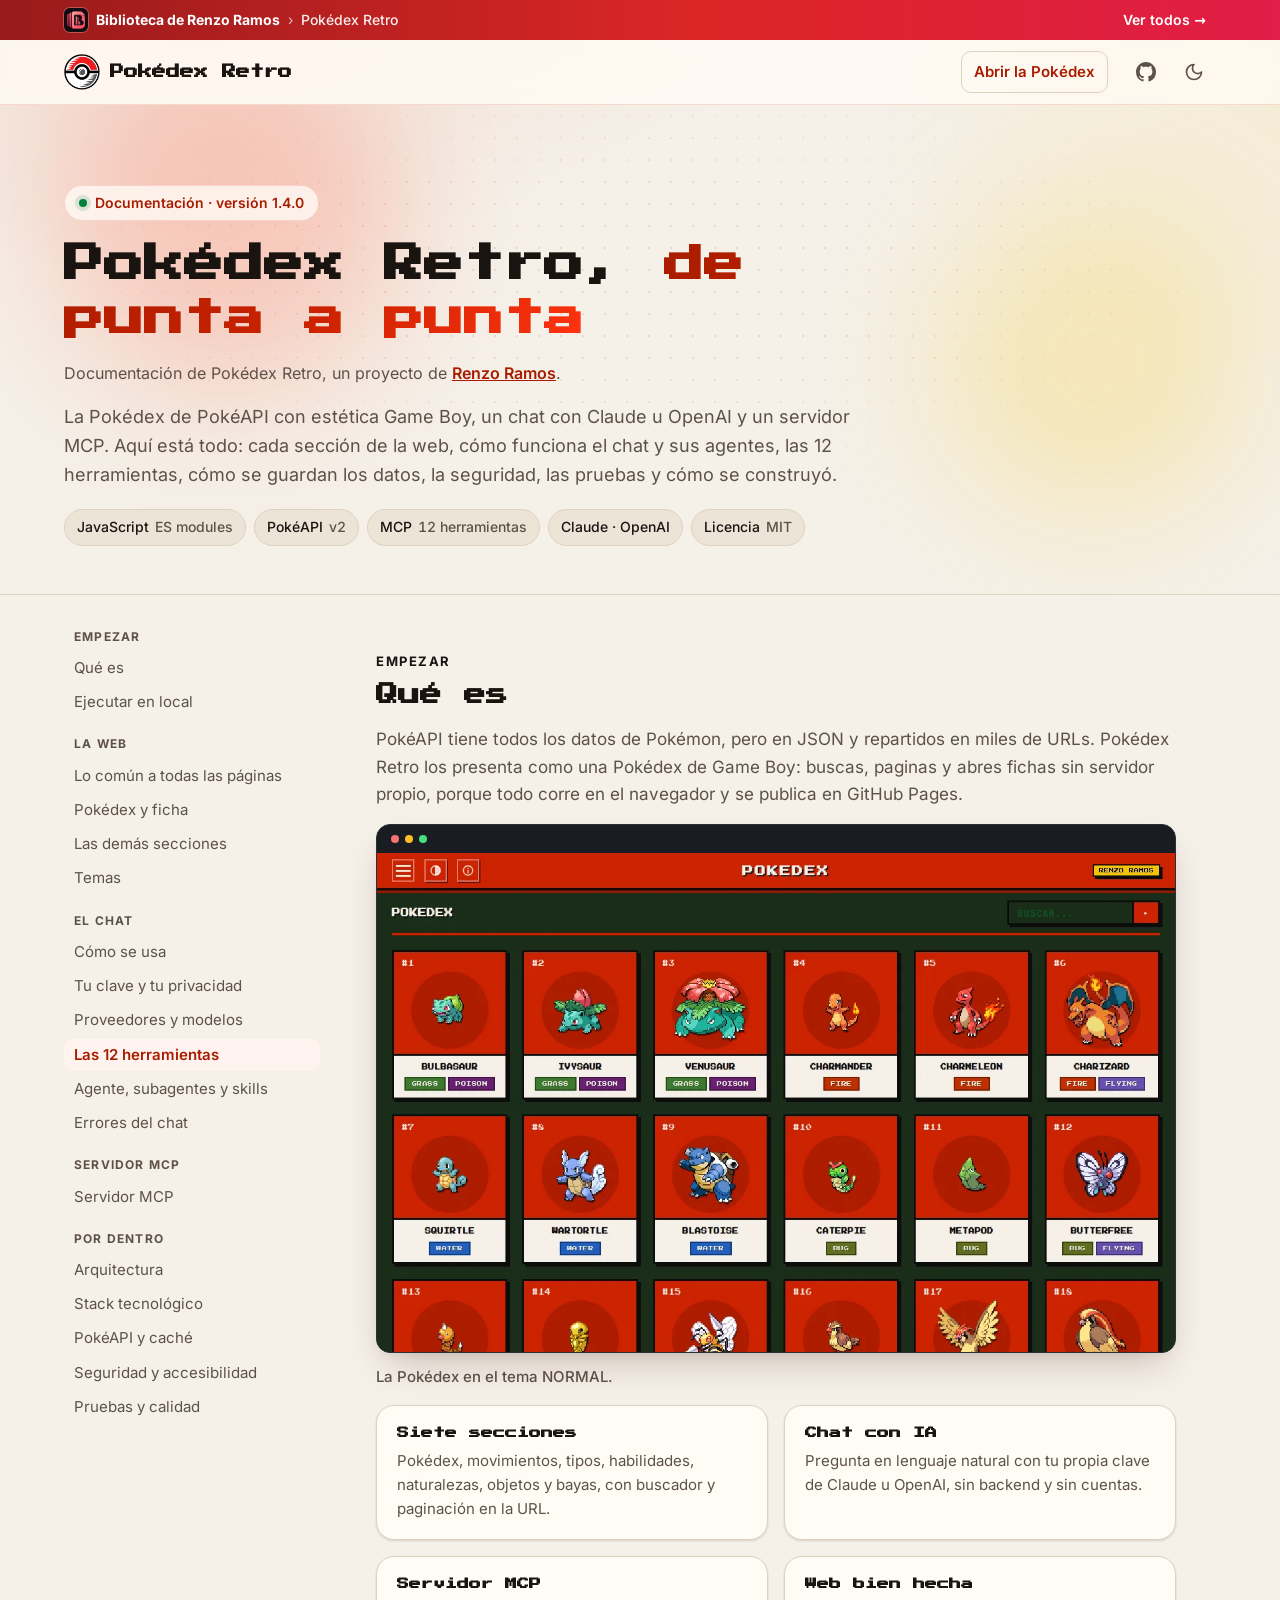
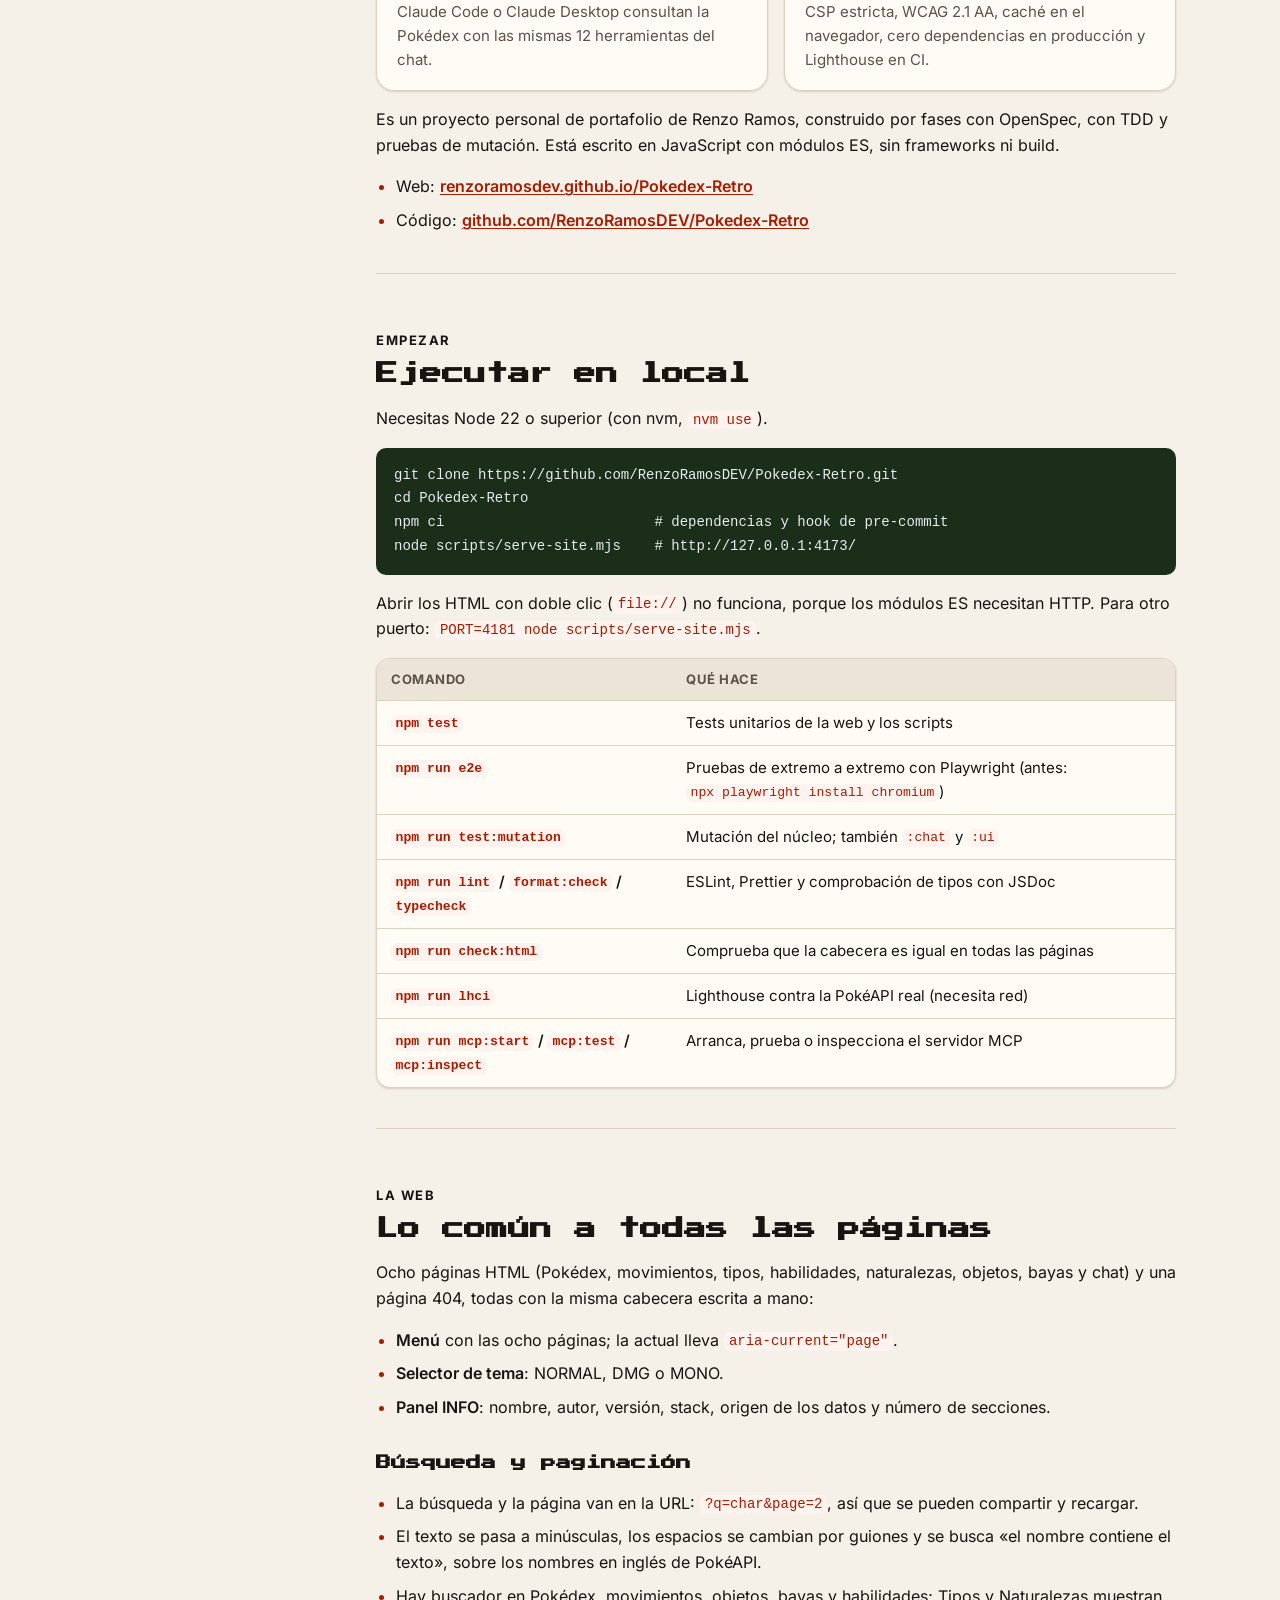
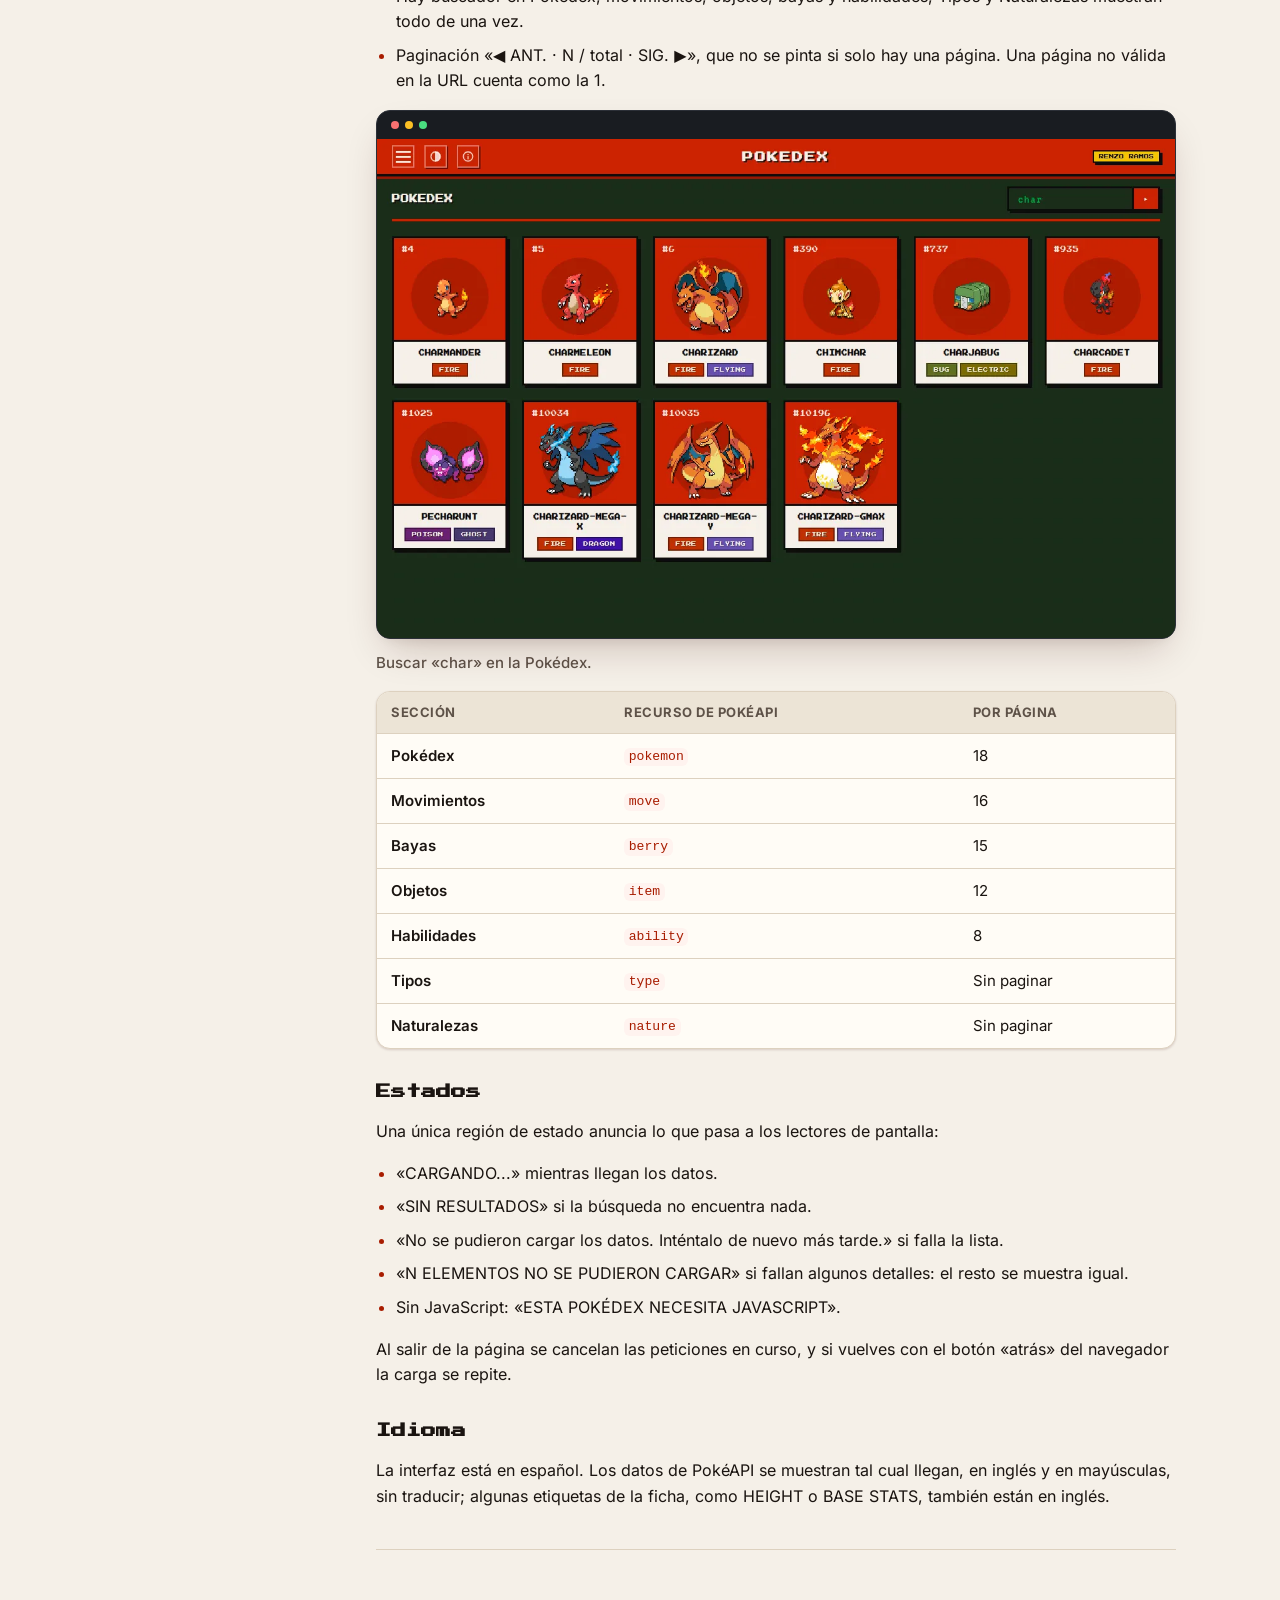
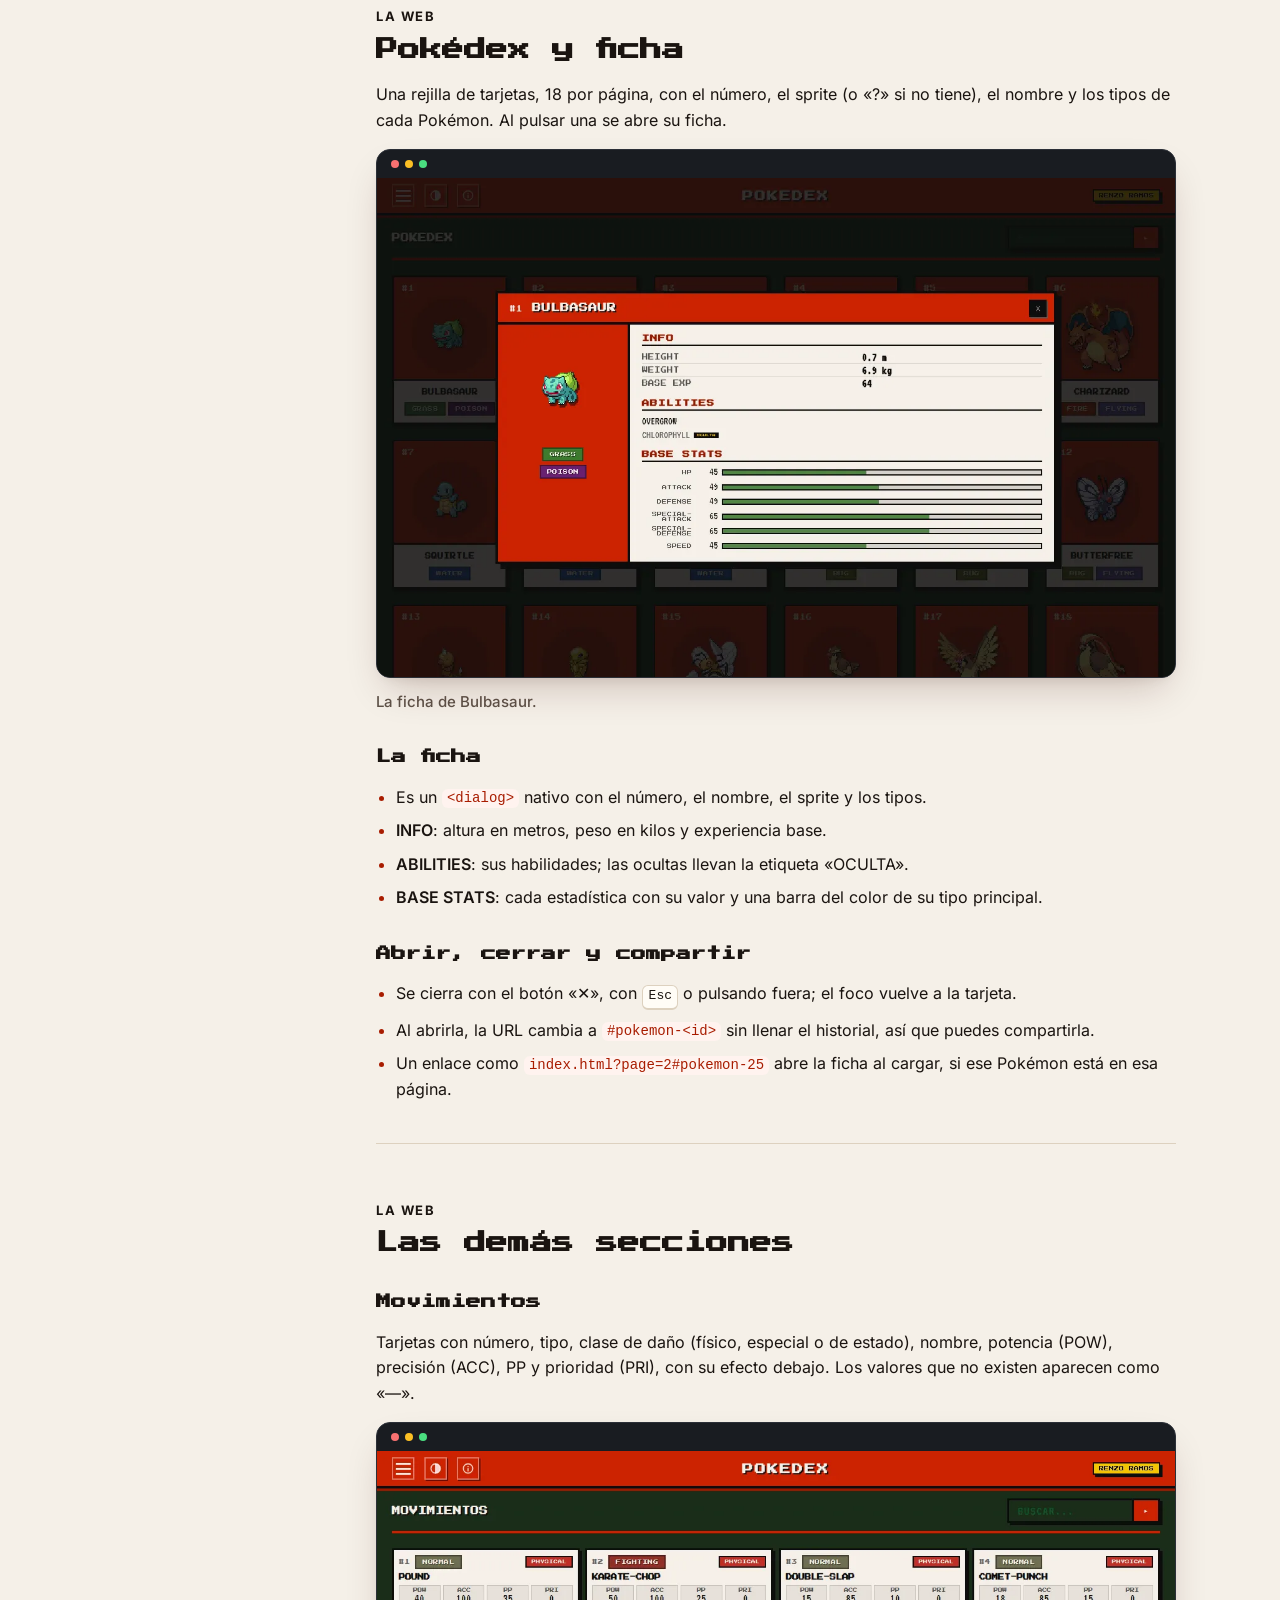
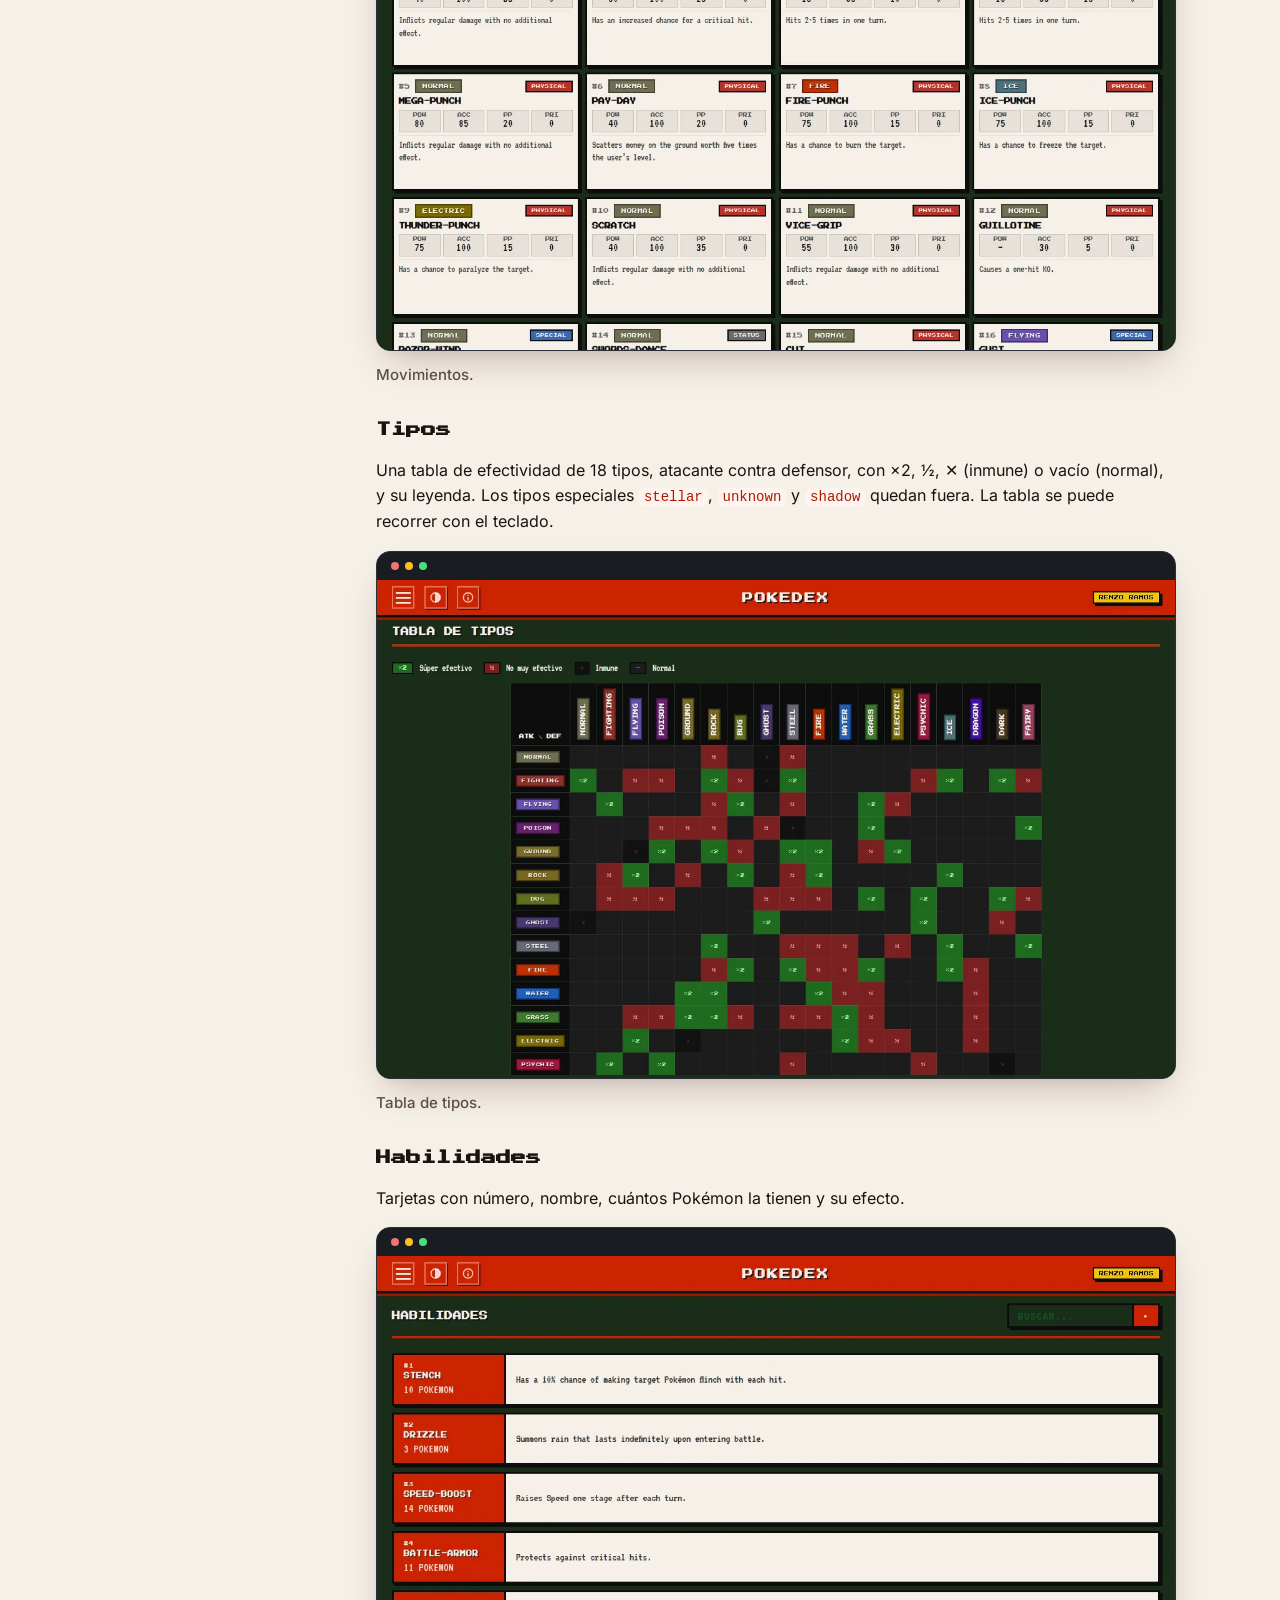
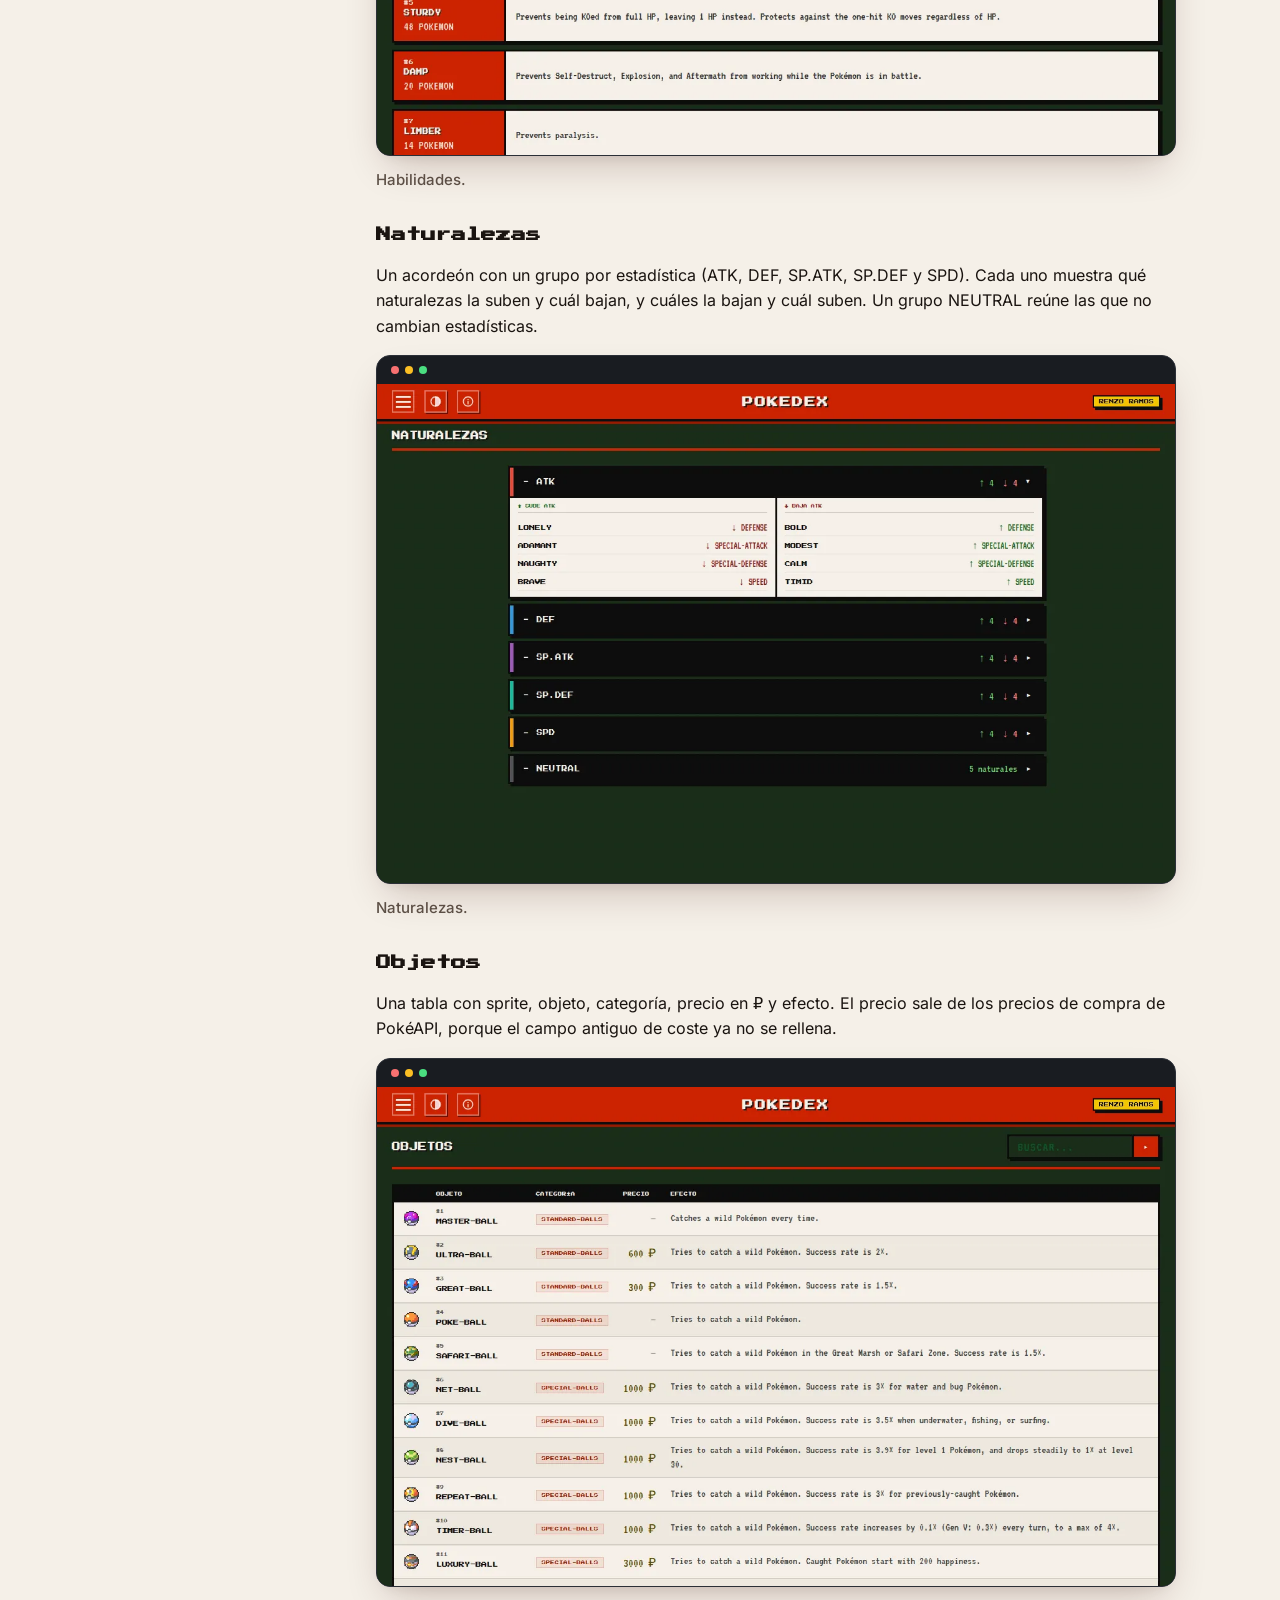
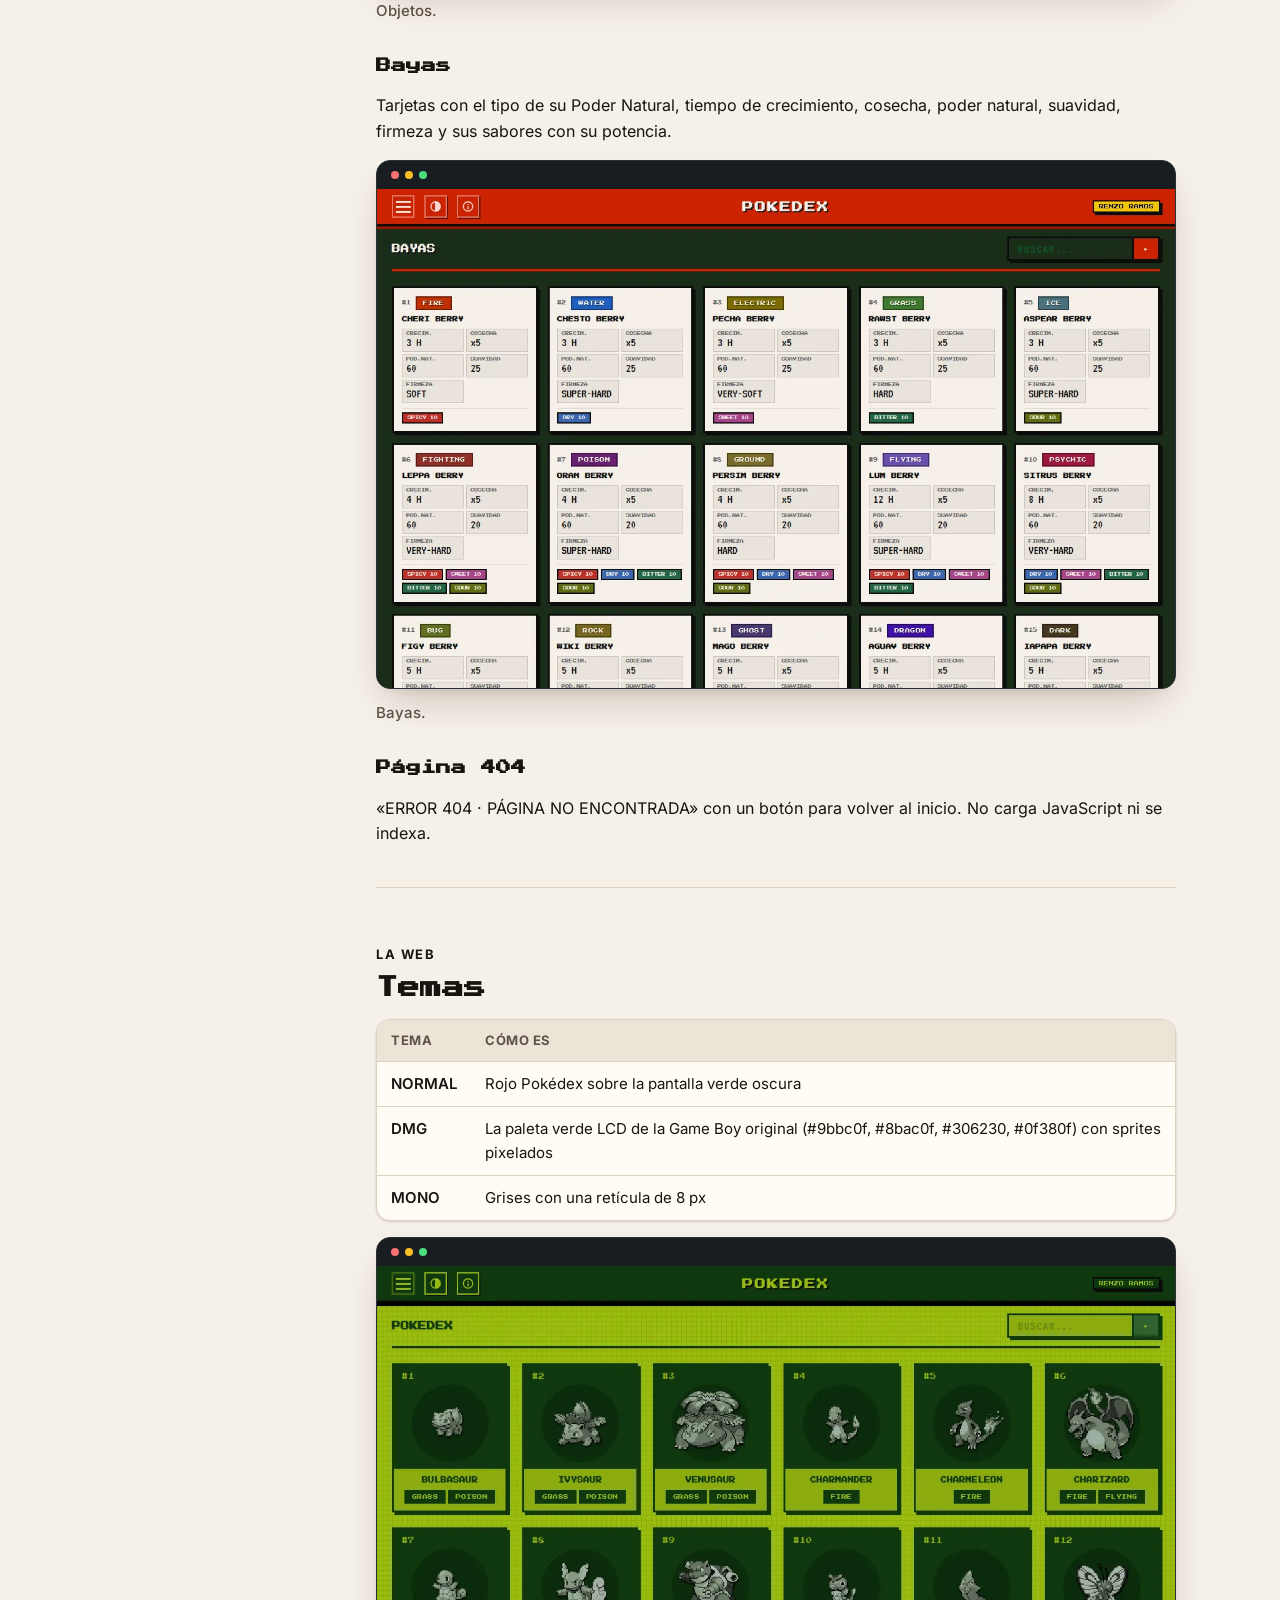
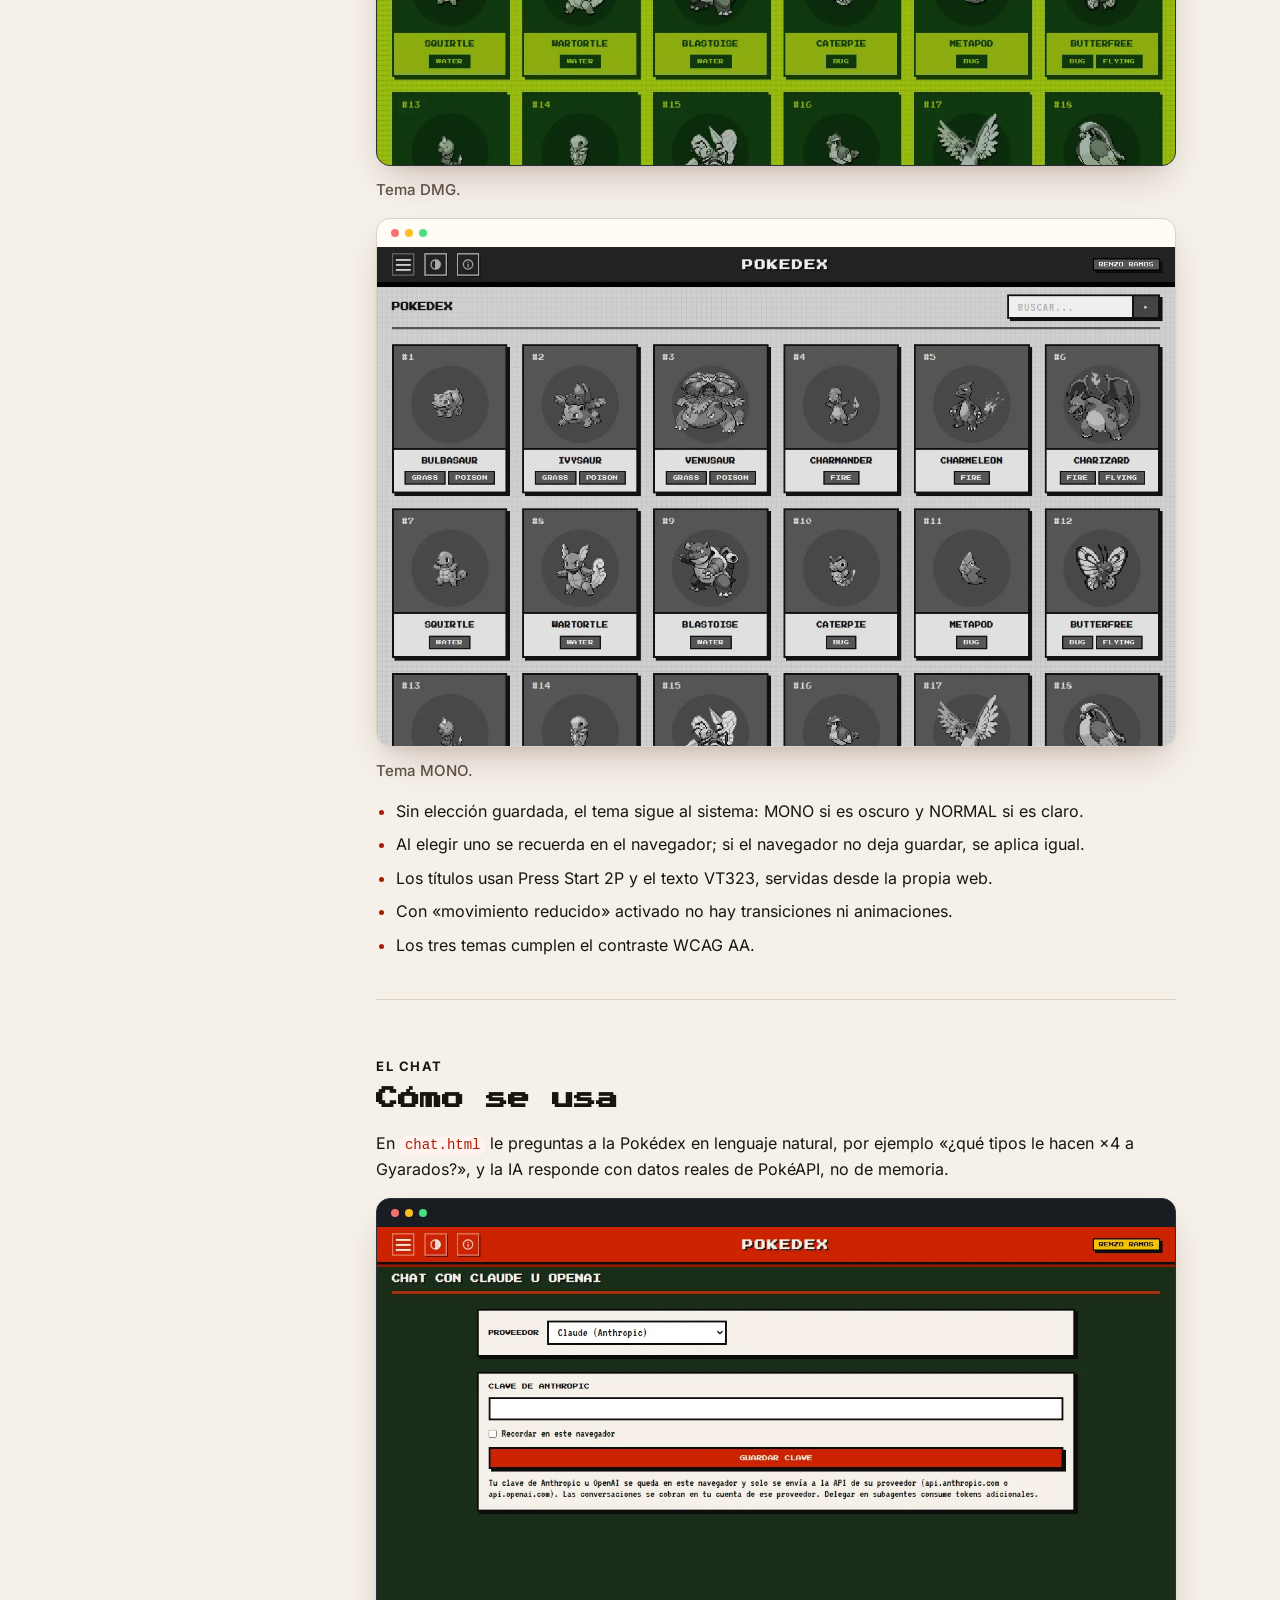
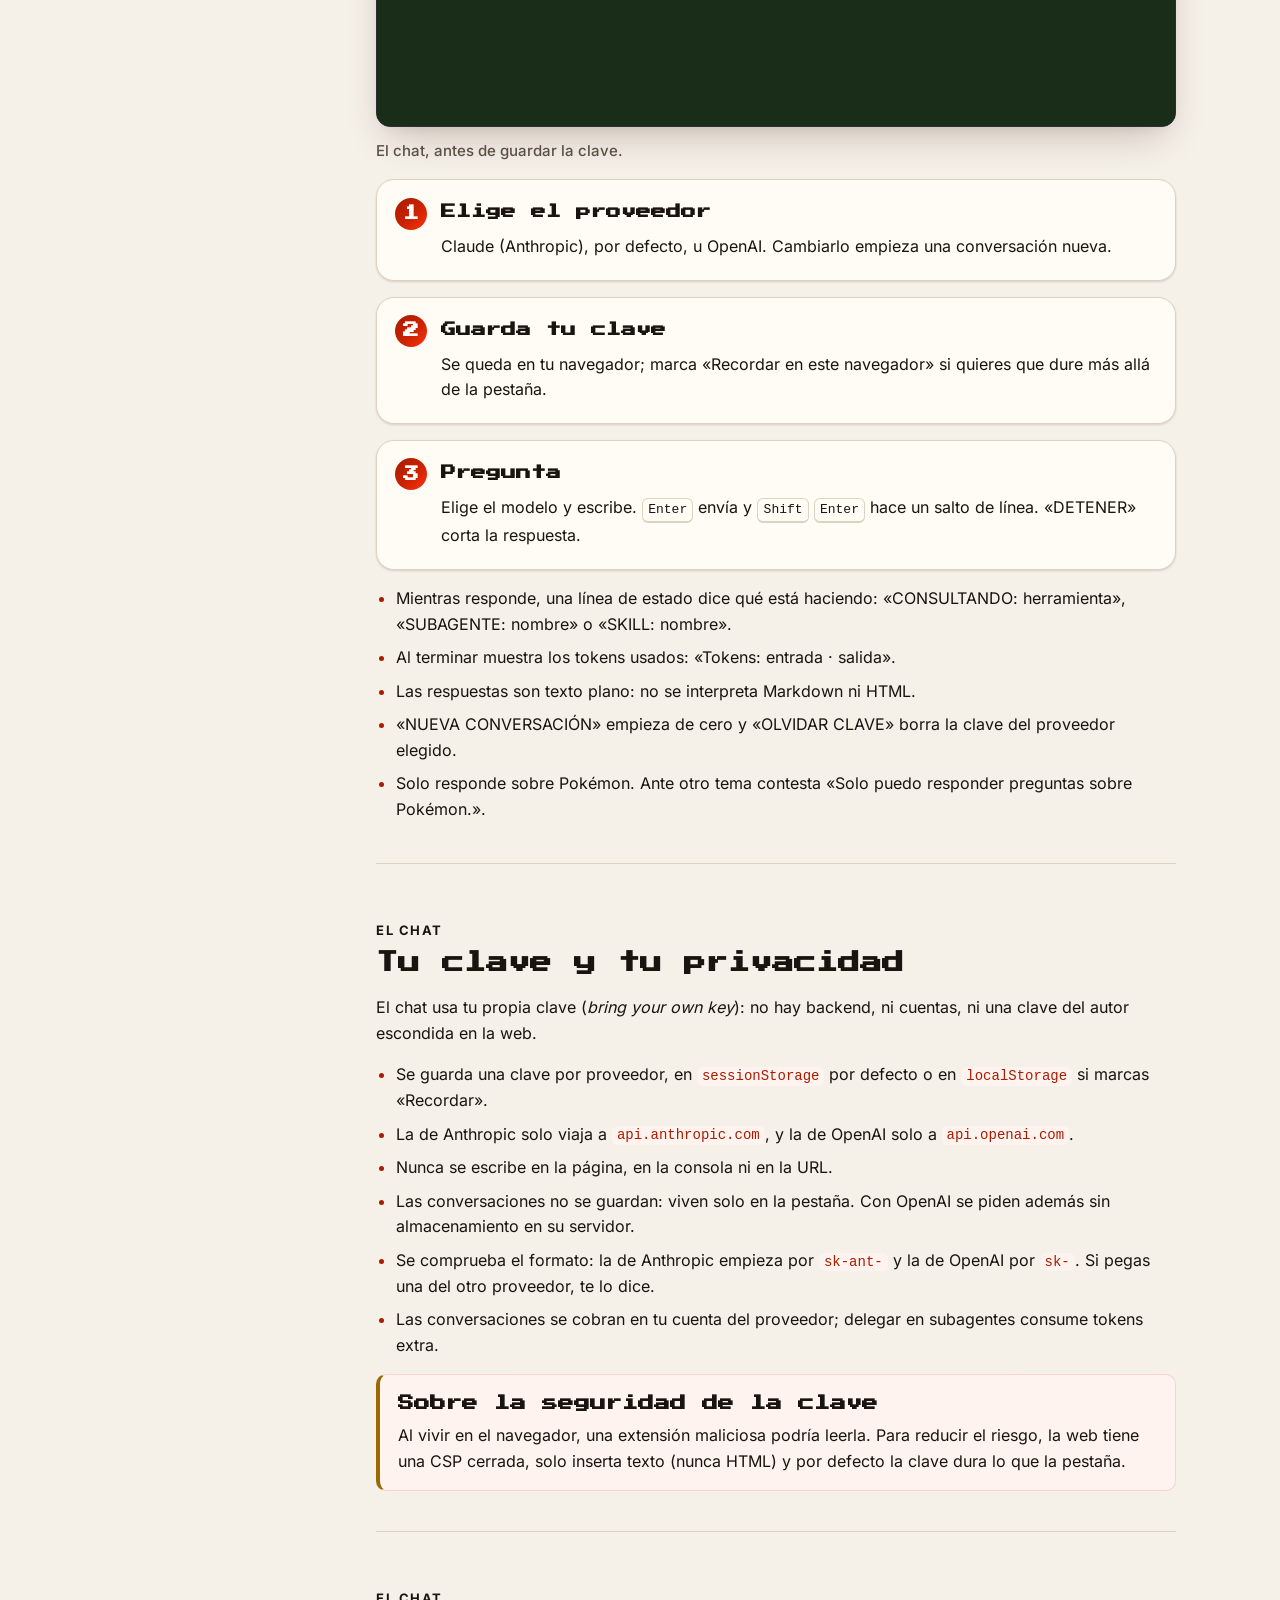
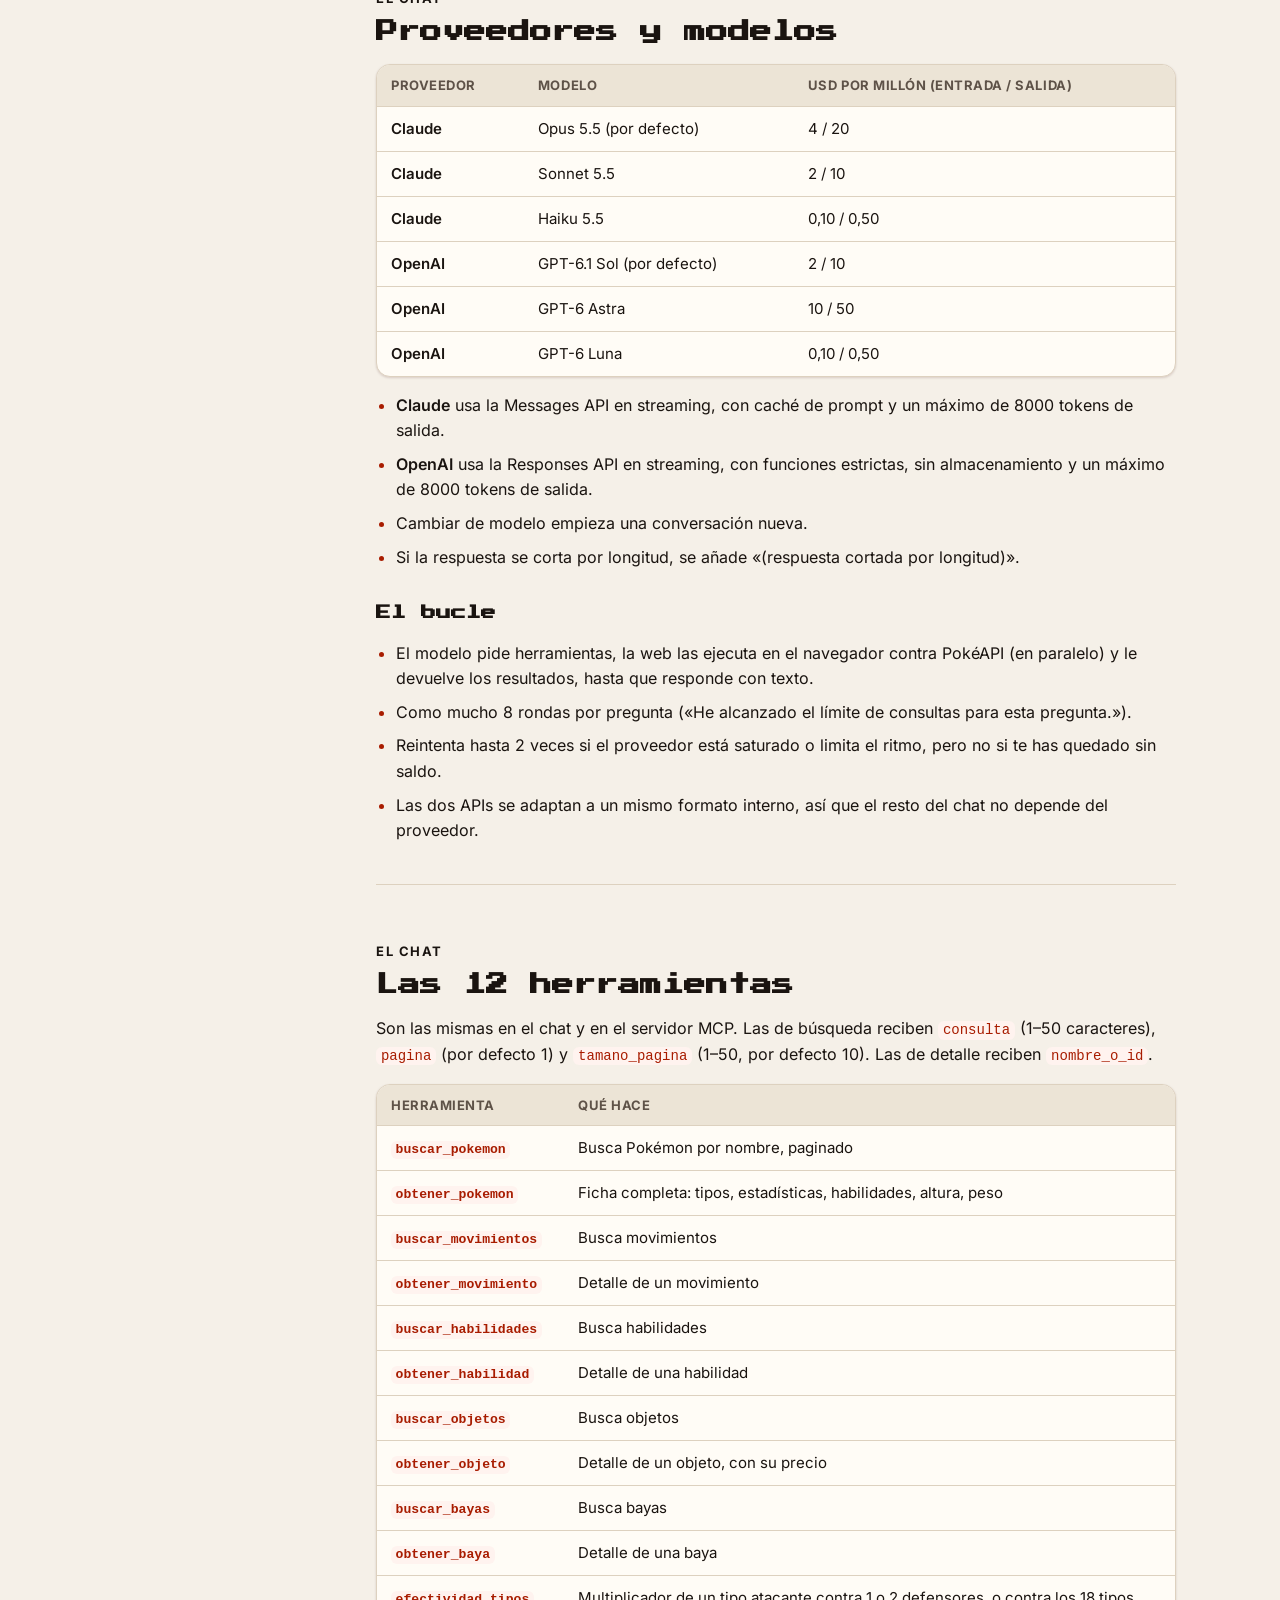
<file: pokedex-retro/index.html>
<!doctype html>
<html lang="es">
  <head>
    <meta charset="utf-8" />
    <meta name="viewport" content="width=device-width, initial-scale=1" />
    <script>
      ;(function () {
        var stored = null
        try {
          stored = localStorage.getItem('pokedex-docs-theme')
        } catch (e) {}
        var dark =
          stored === 'dark' ||
          (stored !== 'light' &&
            typeof matchMedia === 'function' &&
            matchMedia('(prefers-color-scheme: dark)').matches)
        var root = document.documentElement
        root.classList.toggle('dark', dark)
        root.style.colorScheme = dark ? 'dark' : 'light'
      })()
      document.documentElement.classList.add('js')
    </script>
    <title>Pokédex Retro · Documentación · Renzo Ramos</title>
    <meta
      name="description"
      content="Pokédex Retro, de Renzo Ramos: la Pokédex de PokéAPI con estética Game Boy, chat con Claude u OpenAI y servidor MCP. Documentación completa."
    />
    <meta name="theme-color" content="#cc2200" />
    <link rel="canonical" href="https://docs.portafolio-renzoramos.com/pokedex-retro/" />
    <meta property="og:url" content="https://docs.portafolio-renzoramos.com/pokedex-retro/" />
    <meta property="og:type" content="article" />
    <meta property="og:site_name" content="Pokédex Retro" />
    <meta property="og:title" content="Documentación de Pokédex Retro · Renzo Ramos" />
    <meta
      property="og:description"
      content="Pokédex Retro, de Renzo Ramos: la Pokédex de PokéAPI con estética Game Boy, chat con Claude u OpenAI y servidor MCP. Documentación completa."
    />
    <link rel="icon" type="image/png" sizes="32x32" href="assets/icon-32.png" />
    <link rel="apple-touch-icon" href="assets/icon-192.png" />
    <link rel="alternate" type="text/markdown" href="https://docs.portafolio-renzoramos.com/biblioteca/md/pokedex-retro.md" title="Documentación de Pokédex Retro en Markdown" />
    <link rel="preload" href="assets/fonts/inter-latin-wght-normal.woff2" as="font" type="font/woff2" crossorigin />
    <script type="application/ld+json">
{
  "@context": "https://schema.org",
  "@graph": [
    {
      "@type": "Person",
      "@id": "https://docs.portafolio-renzoramos.com/#renzo",
      "name": "Renzo Ramos",
      "alternateName": "RenzoRamosDEV",
      "jobTitle": "Junior AI Engineer",
      "url": "https://portafolio-renzoramos.com/",
      "sameAs": [
        "https://github.com/RenzoRamosDEV",
        "https://www.linkedin.com/in/renzoinv04/",
        "https://portafolio-renzoramos.com/"
      ],
      "knowsAbout": [
        "Inteligencia artificial",
        "Agentes de código",
        "Model Context Protocol (MCP)",
        "Claude API",
        "OpenAI API",
        "Rust",
        "Tauri",
        "React",
        "TypeScript",
        "JavaScript",
        "Java",
        "Spring Boot",
        "Supabase",
        "PostgreSQL",
        "MySQL",
        "SQLite",
        "Docker",
        "Tailwind CSS",
        "Vite",
        "Playwright",
        "Vitest",
        "Mutation testing",
        "GitHub Actions",
        "Accesibilidad web (WCAG)",
        "OpenSpec",
        "TDD"
      ]
    },
    {
      "@type": "WebSite",
      "@id": "https://docs.portafolio-renzoramos.com/#site",
      "name": "Biblioteca de Renzo Ramos",
      "url": "https://docs.portafolio-renzoramos.com/biblioteca/",
      "inLanguage": "es",
      "author": {
        "@id": "https://docs.portafolio-renzoramos.com/#renzo"
      }
    },
    {
      "@type": "SoftwareApplication",
      "@id": "https://docs.portafolio-renzoramos.com/pokedex-retro/#app",
      "name": "Pokédex Retro",
      "description": "La Pokédex de PokéAPI con estética Game Boy, un chat con Claude u OpenAI y un servidor MCP. Sin frameworks ni build.",
      "applicationCategory": "WebApplication",
      "operatingSystem": "Web",
      "author": {
        "@id": "https://docs.portafolio-renzoramos.com/#renzo"
      },
      "url": "https://renzoramosdev.github.io/Pokedex-Retro/",
      "image": "https://docs.portafolio-renzoramos.com/biblioteca/assets/thumbs/pokedex-retro-dark-1280.webp",
      "sameAs": [
        "https://github.com/RenzoRamosDEV/Pokedex-Retro"
      ]
    },
    {
      "@type": "TechArticle",
      "@id": "https://docs.portafolio-renzoramos.com/pokedex-retro/#doc",
      "headline": "Documentación de Pokédex Retro",
      "description": "Pokédex Retro, de Renzo Ramos: la Pokédex de PokéAPI con estética Game Boy, chat con Claude u OpenAI y servidor MCP. Documentación completa.",
      "url": "https://docs.portafolio-renzoramos.com/pokedex-retro/",
      "inLanguage": "es",
      "author": {
        "@id": "https://docs.portafolio-renzoramos.com/#renzo"
      },
      "about": {
        "@id": "https://docs.portafolio-renzoramos.com/pokedex-retro/#app"
      },
      "isPartOf": {
        "@id": "https://docs.portafolio-renzoramos.com/#site"
      },
      "image": "https://docs.portafolio-renzoramos.com/biblioteca/assets/thumbs/pokedex-retro-dark-1280.webp"
    },
    {
      "@type": "BreadcrumbList",
      "itemListElement": [
        {
          "@type": "ListItem",
          "position": 1,
          "name": "Biblioteca de Renzo Ramos",
          "item": "https://docs.portafolio-renzoramos.com/biblioteca/"
        },
        {
          "@type": "ListItem",
          "position": 2,
          "name": "Pokédex Retro",
          "item": "https://docs.portafolio-renzoramos.com/pokedex-retro/"
        }
      ]
    }
  ]
}
    </script>
    <link rel="stylesheet" href="css/tokens.css" />
    <link rel="stylesheet" href="css/landing.css" />
    <link rel="stylesheet" href="css/docs.css" />
    <link rel="stylesheet" href="css/pokedex.css" />
    <script defer src="js/landing.js"></script>
    <script defer src="js/docs.js"></script>
  </head>
  <body>
    <svg class="sprite" aria-hidden="true" focusable="false">
      <symbol id="i-github" viewBox="0 0 16 16">
        <path class="filled" d="M8 0c4.42 0 8 3.58 8 8a8.013 8.013 0 0 1-5.45 7.59c-.4.08-.55-.17-.55-.38 0-.27.01-1.13.01-2.2 0-.75-.25-1.23-.54-1.48 1.78-.2 3.65-.88 3.65-3.95 0-.88-.31-1.59-.82-2.15.08-.2.36-1.02-.08-2.12 0 0-.67-.22-2.2.82-.64-.18-1.32-.27-2-.27-.68 0-1.36.09-2 .27-1.53-1.03-2.2-.82-2.2-.82-.44 1.1-.16 1.92-.08 2.12-.51.56-.82 1.28-.82 2.15 0 3.06 1.86 3.75 3.64 3.95-.23.2-.44.55-.51 1.07-.46.21-1.61.55-2.33-.66-.15-.24-.6-.83-1.23-.82-.67.01-.27.38.01.53.34.19.73.9.82 1.13.16.45.68 1.31 2.69.94 0 .67.01 1.3.01 1.49 0 .21-.15.45-.55.38A7.995 7.995 0 0 1 0 8c0-4.42 3.58-8 8-8Z" />
      </symbol>
    </svg>

    <a class="skip-link" href="#contenido">Saltar al contenido</a>

    <nav class="library-bar" aria-label="Biblioteca">
      <div class="container library-bar__inner">
        <a class="library-bar__home" href="../biblioteca/">
          <img src="../biblioteca/assets/logo-132.png" alt="" width="24" height="24" />
          Biblioteca de Renzo Ramos
        </a>
        <span class="library-bar__sep" aria-hidden="true">›</span>
        <span class="library-bar__current" aria-current="page">Pokédex Retro</span>
        <a class="library-bar__all" href="../biblioteca/#proyectos">Ver todos →</a>
      </div>
    </nav>

    <header class="site-header">
      <div class="container site-header__inner">
        <a class="brand" href="#contenido" aria-label="Pokédex Retro, ir al inicio de la documentación">
          <span class="brand__mark" aria-hidden="true">
            <img src="assets/logo.png" alt="" width="36" height="36" />
          </span>
          <span class="brand__name">Pokédex Retro</span>
        </a>
        <nav class="site-nav" aria-label="Secciones">
          <a class="site-nav__demo" href="https://renzoramosdev.github.io/Pokedex-Retro/">Abrir la Pokédex</a>
        </nav>
        <a
          class="icon-button"
          href="https://github.com/RenzoRamosDEV/Pokedex-Retro"
          aria-label="Repositorio de Pokédex Retro en GitHub"
        >
          <svg class="icon" width="20" height="20" aria-hidden="true"><use href="#i-github" /></svg>
        </a>
        <button
          type="button"
          class="icon-button theme-toggle"
          data-theme-toggle
          aria-pressed="false"
          aria-label="Cambiar a tema oscuro"
        >
          <svg class="icon theme-toggle__moon" viewBox="0 0 24 24" width="20" height="20" aria-hidden="true">
            <path d="M12 3a6 6 0 0 0 9 9 9 9 0 1 1-9-9Z" />
          </svg>
          <svg class="icon theme-toggle__sun" viewBox="0 0 24 24" width="20" height="20" aria-hidden="true">
            <circle cx="12" cy="12" r="4" />
            <path
              d="M12 2v2M12 20v2M4.93 4.93l1.41 1.41M17.66 17.66l1.41 1.41M2 12h2M20 12h2M6.34 17.66l-1.41 1.41M19.07 4.93l-1.41 1.41"
            />
          </svg>
        </button>
      </div>
    </header>

    <main id="contenido" tabindex="-1">
      <section class="doc-hero" aria-labelledby="doc-title">
        <div class="hero__backdrop" aria-hidden="true">
          <div class="hero__pattern"></div>
          <div class="hero__blob hero__blob--a"></div>
          <div class="hero__blob hero__blob--b"></div>
        </div>
        <div class="container doc-hero__inner">
          <p class="pill">
            <span class="pill__dot" aria-hidden="true"></span>
            Documentación · versión 1.4.0
          </p>
          <h1 id="doc-title">Pokédex Retro, <span class="text-gradient">de punta a punta</span></h1>
          <p class="doc-hero__author">Documentación de Pokédex Retro, un proyecto de <a href="https://portafolio-renzoramos.com/" rel="author">Renzo Ramos</a>.</p>
          <p class="doc-hero__lead">
            La Pokédex de PokéAPI con estética Game Boy, un chat con Claude u OpenAI y un servidor MCP.
            Aquí está todo: cada sección de la web, cómo funciona el chat y sus agentes, las 12
            herramientas, cómo se guardan los datos, la seguridad, las pruebas y cómo se construyó.
          </p>
          <ul class="chips doc-hero__meta" role="list">
            <li>JavaScript <span>ES modules</span></li>
            <li>PokéAPI <span>v2</span></li>
            <li>MCP <span>12 herramientas</span></li>
            <li>Claude · OpenAI</li>
            <li>Licencia <span>MIT</span></li>
          </ul>
        </div>
      </section>

      <div class="container doc-layout">
        <aside class="doc-toc" data-toc aria-label="Índice de la documentación">
          <details open>
            <summary>Índice</summary>
            <div class="doc-toc__body">
              <div class="doc-toc__group">
                <p class="doc-toc__title">Empezar</p>
                <ol>
                  <li><a href="#resumen">Qué es</a></li>
                  <li><a href="#local">Ejecutar en local</a></li>
                </ol>
              </div>
              <div class="doc-toc__group">
                <p class="doc-toc__title">La web</p>
                <ol>
                  <li><a href="#comun">Lo común a todas las páginas</a></li>
                  <li><a href="#pokedex">Pokédex y ficha</a></li>
                  <li><a href="#secciones">Las demás secciones</a></li>
                  <li><a href="#temas">Temas</a></li>
                </ol>
              </div>
              <div class="doc-toc__group">
                <p class="doc-toc__title">El chat</p>
                <ol>
                  <li><a href="#chat">Cómo se usa</a></li>
                  <li><a href="#clave">Tu clave y tu privacidad</a></li>
                  <li><a href="#modelos">Proveedores y modelos</a></li>
                  <li><a href="#herramientas">Las 12 herramientas</a></li>
                  <li><a href="#agentes">Agente, subagentes y skills</a></li>
                  <li><a href="#errores-chat">Errores del chat</a></li>
                </ol>
              </div>
              <div class="doc-toc__group">
                <p class="doc-toc__title">Servidor MCP</p>
                <ol>
                  <li><a href="#mcp">Servidor MCP</a></li>
                </ol>
              </div>
              <div class="doc-toc__group">
                <p class="doc-toc__title">Por dentro</p>
                <ol>
                  <li><a href="#arquitectura">Arquitectura</a></li>
                  <li><a href="#stack">Stack tecnológico</a></li>
                  <li><a href="#datos">PokéAPI y caché</a></li>
                  <li><a href="#seguridad">Seguridad y accesibilidad</a></li>
                  <li><a href="#calidad">Pruebas y calidad</a></li>
                  <li><a href="#ci">CI y publicación</a></li>
                  <li><a href="#versiones">Versiones</a></li>
                  <li><a href="#adr">Decisiones de arquitectura</a></li>
                  <li><a href="#limitaciones">Limitaciones conocidas</a></li>
                  <li><a href="#licencia">Licencia</a></li>
                </ol>
              </div>
            </div>
          </details>
        </aside>

        <div class="doc-content">
          <!-- ============ EMPEZAR ============ -->
          <section id="resumen" class="doc-section" aria-labelledby="resumen-t">
            <p class="eyebrow">Empezar</p>
            <h2 id="resumen-t">Qué es</h2>
            <p class="doc-lead">
              PokéAPI tiene todos los datos de Pokémon, pero en JSON y repartidos en miles de URLs.
              Pokédex Retro los presenta como una Pokédex de Game Boy: buscas, paginas y abres fichas
              sin servidor propio, porque todo corre en el navegador y se publica en GitHub Pages.
            </p>
            <figure class="shot">
              <div class="shot__frame shot__frame--dark">
                <img
                  src="assets/screenshots/pokedex-1280.webp"
                  srcset="assets/screenshots/pokedex-640.webp 640w, assets/screenshots/pokedex-1280.webp 1280w"
                  sizes="(min-width: 60rem) 50rem, 100vw"
                  width="1280"
                  height="800"
                  decoding="async"
                  alt="La Pokédex en el tema NORMAL, con tarjetas de Pokémon con su número, sprite y tipos"
                />
              </div>
              <figcaption>La Pokédex en el tema NORMAL.</figcaption>
            </figure>
            <ul class="doc-cards" role="list">
              <li class="card">
                <h4>Siete secciones</h4>
                <p>Pokédex, movimientos, tipos, habilidades, naturalezas, objetos y bayas, con buscador y paginación en la URL.</p>
              </li>
              <li class="card">
                <h4>Chat con IA</h4>
                <p>Pregunta en lenguaje natural con tu propia clave de Claude u OpenAI, sin backend y sin cuentas.</p>
              </li>
              <li class="card">
                <h4>Servidor MCP</h4>
                <p>Claude Code o Claude Desktop consultan la Pokédex con las mismas 12 herramientas del chat.</p>
              </li>
              <li class="card">
                <h4>Web bien hecha</h4>
                <p>CSP estricta, WCAG 2.1 AA, caché en el navegador, cero dependencias en producción y Lighthouse en CI.</p>
              </li>
            </ul>
            <p>
              Es un proyecto personal de portafolio de Renzo Ramos, construido por fases con OpenSpec,
              con TDD y pruebas de mutación. Está escrito en JavaScript con módulos ES, sin frameworks ni
              build.
            </p>
            <ul>
              <li>Web: <a href="https://renzoramosdev.github.io/Pokedex-Retro/">renzoramosdev.github.io/Pokedex-Retro</a></li>
              <li>Código: <a href="https://github.com/RenzoRamosDEV/Pokedex-Retro">github.com/RenzoRamosDEV/Pokedex-Retro</a></li>
            </ul>
          </section>

          <section id="local" class="doc-section" aria-labelledby="local-t">
            <p class="eyebrow">Empezar</p>
            <h2 id="local-t">Ejecutar en local</h2>
            <p>Necesitas Node 22 o superior (con nvm, <code>nvm use</code>).</p>
            <pre><code>git clone https://github.com/RenzoRamosDEV/Pokedex-Retro.git
cd Pokedex-Retro
npm ci                         # dependencias y hook de pre-commit
node scripts/serve-site.mjs    # http://127.0.0.1:4173/</code></pre>
            <p>
              Abrir los HTML con doble clic (<code>file://</code>) no funciona, porque los módulos ES
              necesitan HTTP. Para otro puerto: <code>PORT=4181 node scripts/serve-site.mjs</code>.
            </p>
            <div class="table-wrap">
              <table class="doc-table">
                <thead>
                  <tr><th>Comando</th><th>Qué hace</th></tr>
                </thead>
                <tbody>
                  <tr><td><code>npm test</code></td><td>Tests unitarios de la web y los scripts</td></tr>
                  <tr><td><code>npm run e2e</code></td><td>Pruebas de extremo a extremo con Playwright (antes: <code>npx playwright install chromium</code>)</td></tr>
                  <tr><td><code>npm run test:mutation</code></td><td>Mutación del núcleo; también <code>:chat</code> y <code>:ui</code></td></tr>
                  <tr><td><code>npm run lint</code> / <code>format:check</code> / <code>typecheck</code></td><td>ESLint, Prettier y comprobación de tipos con JSDoc</td></tr>
                  <tr><td><code>npm run check:html</code></td><td>Comprueba que la cabecera es igual en todas las páginas</td></tr>
                  <tr><td><code>npm run lhci</code></td><td>Lighthouse contra la PokéAPI real (necesita red)</td></tr>
                  <tr><td><code>npm run mcp:start</code> / <code>mcp:test</code> / <code>mcp:inspect</code></td><td>Arranca, prueba o inspecciona el servidor MCP</td></tr>
                </tbody>
              </table>
            </div>
          </section>

          <!-- ============ LA WEB ============ -->
          <section id="comun" class="doc-section" aria-labelledby="comun-t">
            <p class="eyebrow">La web</p>
            <h2 id="comun-t">Lo común a todas las páginas</h2>
            <p>
              Ocho páginas HTML (Pokédex, movimientos, tipos, habilidades, naturalezas, objetos, bayas y
              chat) y una página 404, todas con la misma cabecera escrita a mano:
            </p>
            <ul>
              <li><strong>Menú</strong> con las ocho páginas; la actual lleva <code>aria-current="page"</code>.</li>
              <li><strong>Selector de tema</strong>: NORMAL, DMG o MONO.</li>
              <li><strong>Panel INFO</strong>: nombre, autor, versión, stack, origen de los datos y número de secciones.</li>
            </ul>
            <h3>Búsqueda y paginación</h3>
            <ul>
              <li>La búsqueda y la página van en la URL: <code>?q=char&amp;page=2</code>, así que se pueden compartir y recargar.</li>
              <li>El texto se pasa a minúsculas, los espacios se cambian por guiones y se busca «el nombre contiene el texto», sobre los nombres en inglés de PokéAPI.</li>
              <li>Hay buscador en Pokédex, movimientos, objetos, bayas y habilidades; Tipos y Naturalezas muestran todo de una vez.</li>
              <li>Paginación «◀ ANT. · N / total · SIG. ▶», que no se pinta si solo hay una página. Una página no válida en la URL cuenta como la 1.</li>
            </ul>
            <figure class="shot">
              <div class="shot__frame shot__frame--dark">
                <img
                  src="assets/screenshots/busqueda-1280.webp"
                  srcset="assets/screenshots/busqueda-640.webp 640w, assets/screenshots/busqueda-1280.webp 1280w"
                  sizes="(min-width: 60rem) 50rem, 100vw"
                  width="1280"
                  height="800"
                  loading="lazy"
                  decoding="async"
                  alt="Búsqueda «char» en la Pokédex con Charmander, Charmeleon, Charizard y otros resultados"
                />
              </div>
              <figcaption>Buscar «char» en la Pokédex.</figcaption>
            </figure>
            <div class="table-wrap">
              <table class="doc-table">
                <thead>
                  <tr><th>Sección</th><th>Recurso de PokéAPI</th><th>Por página</th></tr>
                </thead>
                <tbody>
                  <tr><td>Pokédex</td><td><code>pokemon</code></td><td>18</td></tr>
                  <tr><td>Movimientos</td><td><code>move</code></td><td>16</td></tr>
                  <tr><td>Bayas</td><td><code>berry</code></td><td>15</td></tr>
                  <tr><td>Objetos</td><td><code>item</code></td><td>12</td></tr>
                  <tr><td>Habilidades</td><td><code>ability</code></td><td>8</td></tr>
                  <tr><td>Tipos</td><td><code>type</code></td><td>Sin paginar</td></tr>
                  <tr><td>Naturalezas</td><td><code>nature</code></td><td>Sin paginar</td></tr>
                </tbody>
              </table>
            </div>
            <h3>Estados</h3>
            <p>Una única región de estado anuncia lo que pasa a los lectores de pantalla:</p>
            <ul>
              <li>«CARGANDO...» mientras llegan los datos.</li>
              <li>«SIN RESULTADOS» si la búsqueda no encuentra nada.</li>
              <li>«No se pudieron cargar los datos. Inténtalo de nuevo más tarde.» si falla la lista.</li>
              <li>«N ELEMENTOS NO SE PUDIERON CARGAR» si fallan algunos detalles: el resto se muestra igual.</li>
              <li>Sin JavaScript: «ESTA POKÉDEX NECESITA JAVASCRIPT».</li>
            </ul>
            <p>
              Al salir de la página se cancelan las peticiones en curso, y si vuelves con el botón «atrás»
              del navegador la carga se repite.
            </p>
            <h3>Idioma</h3>
            <p>
              La interfaz está en español. Los datos de PokéAPI se muestran tal cual llegan, en inglés y en
              mayúsculas, sin traducir; algunas etiquetas de la ficha, como HEIGHT o BASE STATS, también
              están en inglés.
            </p>
          </section>

          <section id="pokedex" class="doc-section" aria-labelledby="pokedex-t">
            <p class="eyebrow">La web</p>
            <h2 id="pokedex-t">Pokédex y ficha</h2>
            <p>
              Una rejilla de tarjetas, 18 por página, con el número, el sprite (o «?» si no tiene), el
              nombre y los tipos de cada Pokémon. Al pulsar una se abre su ficha.
            </p>
            <figure class="shot">
              <div class="shot__frame shot__frame--dark">
                <img
                  src="assets/screenshots/ficha-1280.webp"
                  srcset="assets/screenshots/ficha-640.webp 640w, assets/screenshots/ficha-1280.webp 1280w"
                  sizes="(min-width: 60rem) 50rem, 100vw"
                  width="1280"
                  height="800"
                  loading="lazy"
                  decoding="async"
                  alt="Ficha de Bulbasaur con su número, sprite, tipos, altura, peso, experiencia base, habilidades y estadísticas base"
                />
              </div>
              <figcaption>La ficha de Bulbasaur.</figcaption>
            </figure>
            <h3>La ficha</h3>
            <ul>
              <li>Es un <code>&lt;dialog&gt;</code> nativo con el número, el nombre, el sprite y los tipos.</li>
              <li><strong>INFO</strong>: altura en metros, peso en kilos y experiencia base.</li>
              <li><strong>ABILITIES</strong>: sus habilidades; las ocultas llevan la etiqueta «OCULTA».</li>
              <li><strong>BASE STATS</strong>: cada estadística con su valor y una barra del color de su tipo principal.</li>
            </ul>
            <h3>Abrir, cerrar y compartir</h3>
            <ul>
              <li>Se cierra con el botón «✕», con <kbd>Esc</kbd> o pulsando fuera; el foco vuelve a la tarjeta.</li>
              <li>Al abrirla, la URL cambia a <code>#pokemon-&lt;id&gt;</code> sin llenar el historial, así que puedes compartirla.</li>
              <li>Un enlace como <code>index.html?page=2#pokemon-25</code> abre la ficha al cargar, si ese Pokémon está en esa página.</li>
            </ul>
          </section>

          <section id="secciones" class="doc-section" aria-labelledby="secciones-t">
            <p class="eyebrow">La web</p>
            <h2 id="secciones-t">Las demás secciones</h2>
            <h3>Movimientos</h3>
            <p>
              Tarjetas con número, tipo, clase de daño (físico, especial o de estado), nombre, potencia
              (POW), precisión (ACC), PP y prioridad (PRI), con su efecto debajo. Los valores que no
              existen aparecen como «—».
            </p>
            <figure class="shot">
              <div class="shot__frame shot__frame--dark">
                <img
                  src="assets/screenshots/movimientos-1280.webp"
                  srcset="assets/screenshots/movimientos-640.webp 640w, assets/screenshots/movimientos-1280.webp 1280w"
                  sizes="(min-width: 60rem) 50rem, 100vw"
                  width="1280"
                  height="800"
                  loading="lazy"
                  decoding="async"
                  alt="Movimientos con tarjetas de Pound, Karate Chop y otros con su potencia, precisión y PP"
                />
              </div>
              <figcaption>Movimientos.</figcaption>
            </figure>
            <h3>Tipos</h3>
            <p>
              Una tabla de efectividad de 18 tipos, atacante contra defensor, con ×2, ½, ✕ (inmune) o
              vacío (normal), y su leyenda. Los tipos especiales <code>stellar</code>,
              <code>unknown</code> y <code>shadow</code> quedan fuera. La tabla se puede recorrer con el
              teclado.
            </p>
            <figure class="shot">
              <div class="shot__frame shot__frame--dark">
                <img
                  src="assets/screenshots/tipos-1280.webp"
                  srcset="assets/screenshots/tipos-640.webp 640w, assets/screenshots/tipos-1280.webp 1280w"
                  sizes="(min-width: 60rem) 50rem, 100vw"
                  width="1280"
                  height="800"
                  loading="lazy"
                  decoding="async"
                  alt="Tabla de tipos con la efectividad de cada tipo atacante contra cada defensor"
                />
              </div>
              <figcaption>Tabla de tipos.</figcaption>
            </figure>
            <h3>Habilidades</h3>
            <p>Tarjetas con número, nombre, cuántos Pokémon la tienen y su efecto.</p>
            <figure class="shot">
              <div class="shot__frame shot__frame--dark">
                <img
                  src="assets/screenshots/habilidades-1280.webp"
                  srcset="assets/screenshots/habilidades-640.webp 640w, assets/screenshots/habilidades-1280.webp 1280w"
                  sizes="(min-width: 60rem) 50rem, 100vw"
                  width="1280"
                  height="800"
                  loading="lazy"
                  decoding="async"
                  alt="Habilidades con Stench, Drizzle y otras, con el número de Pokémon que las tienen"
                />
              </div>
              <figcaption>Habilidades.</figcaption>
            </figure>
            <h3>Naturalezas</h3>
            <p>
              Un acordeón con un grupo por estadística (ATK, DEF, SP.ATK, SP.DEF y SPD). Cada uno muestra
              qué naturalezas la suben y cuál bajan, y cuáles la bajan y cuál suben. Un grupo NEUTRAL
              reúne las que no cambian estadísticas.
            </p>
            <figure class="shot">
              <div class="shot__frame shot__frame--dark">
                <img
                  src="assets/screenshots/naturalezas-1280.webp"
                  srcset="assets/screenshots/naturalezas-640.webp 640w, assets/screenshots/naturalezas-1280.webp 1280w"
                  sizes="(min-width: 60rem) 50rem, 100vw"
                  width="1280"
                  height="800"
                  loading="lazy"
                  decoding="async"
                  alt="Naturalezas agrupadas por estadística, con ATK abierto mostrando Lonely, Adamant, Naughty y Brave"
                />
              </div>
              <figcaption>Naturalezas.</figcaption>
            </figure>
            <h3>Objetos</h3>
            <p>
              Una tabla con sprite, objeto, categoría, precio en ₽ y efecto. El precio sale de los precios
              de compra de PokéAPI, porque el campo antiguo de coste ya no se rellena.
            </p>
            <figure class="shot">
              <div class="shot__frame shot__frame--dark">
                <img
                  src="assets/screenshots/objetos-1280.webp"
                  srcset="assets/screenshots/objetos-640.webp 640w, assets/screenshots/objetos-1280.webp 1280w"
                  sizes="(min-width: 60rem) 50rem, 100vw"
                  width="1280"
                  height="800"
                  loading="lazy"
                  decoding="async"
                  alt="Tabla de objetos con Master Ball, Ultra Ball y otras, con su categoría, precio y efecto"
                />
              </div>
              <figcaption>Objetos.</figcaption>
            </figure>
            <h3>Bayas</h3>
            <p>
              Tarjetas con el tipo de su Poder Natural, tiempo de crecimiento, cosecha, poder natural,
              suavidad, firmeza y sus sabores con su potencia.
            </p>
            <figure class="shot">
              <div class="shot__frame shot__frame--dark">
                <img
                  src="assets/screenshots/bayas-1280.webp"
                  srcset="assets/screenshots/bayas-640.webp 640w, assets/screenshots/bayas-1280.webp 1280w"
                  sizes="(min-width: 60rem) 50rem, 100vw"
                  width="1280"
                  height="800"
                  loading="lazy"
                  decoding="async"
                  alt="Bayas con Cheri, Chesto y otras, con su crecimiento, cosecha, firmeza y sabores"
                />
              </div>
              <figcaption>Bayas.</figcaption>
            </figure>
            <h3>Página 404</h3>
            <p>«ERROR 404 · PÁGINA NO ENCONTRADA» con un botón para volver al inicio. No carga JavaScript ni se indexa.</p>
          </section>

          <section id="temas" class="doc-section" aria-labelledby="temas-t">
            <p class="eyebrow">La web</p>
            <h2 id="temas-t">Temas</h2>
            <div class="table-wrap">
              <table class="doc-table">
                <thead>
                  <tr><th>Tema</th><th>Cómo es</th></tr>
                </thead>
                <tbody>
                  <tr><td>NORMAL</td><td>Rojo Pokédex sobre la pantalla verde oscura</td></tr>
                  <tr><td>DMG</td><td>La paleta verde LCD de la Game Boy original (#9bbc0f, #8bac0f, #306230, #0f380f) con sprites pixelados</td></tr>
                  <tr><td>MONO</td><td>Grises con una retícula de 8 px</td></tr>
                </tbody>
              </table>
            </div>
            <figure class="shot">
              <div class="shot__frame shot__frame--dark">
                <img
                  src="assets/screenshots/pokedex-dmg-1280.webp"
                  srcset="assets/screenshots/pokedex-dmg-640.webp 640w, assets/screenshots/pokedex-dmg-1280.webp 1280w"
                  sizes="(min-width: 60rem) 50rem, 100vw"
                  width="1280"
                  height="800"
                  loading="lazy"
                  decoding="async"
                  alt="La Pokédex en el tema DMG, en verdes de Game Boy"
                />
              </div>
              <figcaption>Tema DMG.</figcaption>
            </figure>
            <figure class="shot">
              <div class="shot__frame shot__frame--light">
                <img
                  src="assets/screenshots/pokedex-mono-1280.webp"
                  srcset="assets/screenshots/pokedex-mono-640.webp 640w, assets/screenshots/pokedex-mono-1280.webp 1280w"
                  sizes="(min-width: 60rem) 50rem, 100vw"
                  width="1280"
                  height="800"
                  loading="lazy"
                  decoding="async"
                  alt="La Pokédex en el tema MONO, en grises"
                />
              </div>
              <figcaption>Tema MONO.</figcaption>
            </figure>
            <ul>
              <li>Sin elección guardada, el tema sigue al sistema: MONO si es oscuro y NORMAL si es claro.</li>
              <li>Al elegir uno se recuerda en el navegador; si el navegador no deja guardar, se aplica igual.</li>
              <li>Los títulos usan Press Start 2P y el texto VT323, servidas desde la propia web.</li>
              <li>Con «movimiento reducido» activado no hay transiciones ni animaciones.</li>
              <li>Los tres temas cumplen el contraste WCAG AA.</li>
            </ul>
          </section>

          <!-- ============ EL CHAT ============ -->
          <section id="chat" class="doc-section" aria-labelledby="chat-t">
            <p class="eyebrow">El chat</p>
            <h2 id="chat-t">Cómo se usa</h2>
            <p>
              En <code>chat.html</code> le preguntas a la Pokédex en lenguaje natural, por ejemplo «¿qué
              tipos le hacen ×4 a Gyarados?», y la IA responde con datos reales de PokéAPI, no de memoria.
            </p>
            <figure class="shot">
              <div class="shot__frame shot__frame--dark">
                <img
                  src="assets/screenshots/chat-1280.webp"
                  srcset="assets/screenshots/chat-640.webp 640w, assets/screenshots/chat-1280.webp 1280w"
                  sizes="(min-width: 60rem) 50rem, 100vw"
                  width="1280"
                  height="800"
                  loading="lazy"
                  decoding="async"
                  alt="Chat con el selector de proveedor y el formulario para guardar la clave"
                />
              </div>
              <figcaption>El chat, antes de guardar la clave.</figcaption>
            </figure>
            <ol class="steps">
              <li class="step">
                <h3>Elige el proveedor</h3>
                <p>Claude (Anthropic), por defecto, u OpenAI. Cambiarlo empieza una conversación nueva.</p>
              </li>
              <li class="step">
                <h3>Guarda tu clave</h3>
                <p>Se queda en tu navegador; marca «Recordar en este navegador» si quieres que dure más allá de la pestaña.</p>
              </li>
              <li class="step">
                <h3>Pregunta</h3>
                <p>Elige el modelo y escribe. <kbd>Enter</kbd> envía y <kbd>Shift</kbd> <kbd>Enter</kbd> hace un salto de línea. «DETENER» corta la respuesta.</p>
              </li>
            </ol>
            <ul>
              <li>Mientras responde, una línea de estado dice qué está haciendo: «CONSULTANDO: herramienta», «SUBAGENTE: nombre» o «SKILL: nombre».</li>
              <li>Al terminar muestra los tokens usados: «Tokens: entrada · salida».</li>
              <li>Las respuestas son texto plano: no se interpreta Markdown ni HTML.</li>
              <li>«NUEVA CONVERSACIÓN» empieza de cero y «OLVIDAR CLAVE» borra la clave del proveedor elegido.</li>
              <li>Solo responde sobre Pokémon. Ante otro tema contesta «Solo puedo responder preguntas sobre Pokémon.».</li>
            </ul>
          </section>

          <section id="clave" class="doc-section" aria-labelledby="clave-t">
            <p class="eyebrow">El chat</p>
            <h2 id="clave-t">Tu clave y tu privacidad</h2>
            <p>
              El chat usa tu propia clave (<em>bring your own key</em>): no hay backend, ni cuentas, ni una
              clave del autor escondida en la web.
            </p>
            <ul>
              <li>Se guarda una clave por proveedor, en <code>sessionStorage</code> por defecto o en <code>localStorage</code> si marcas «Recordar».</li>
              <li>La de Anthropic solo viaja a <code>api.anthropic.com</code>, y la de OpenAI solo a <code>api.openai.com</code>.</li>
              <li>Nunca se escribe en la página, en la consola ni en la URL.</li>
              <li>Las conversaciones no se guardan: viven solo en la pestaña. Con OpenAI se piden además sin almacenamiento en su servidor.</li>
              <li>Se comprueba el formato: la de Anthropic empieza por <code>sk-ant-</code> y la de OpenAI por <code>sk-</code>. Si pegas una del otro proveedor, te lo dice.</li>
              <li>Las conversaciones se cobran en tu cuenta del proveedor; delegar en subagentes consume tokens extra.</li>
            </ul>
            <div class="callout callout--warn">
              <p class="callout__title">Sobre la seguridad de la clave</p>
              <p>
                Al vivir en el navegador, una extensión maliciosa podría leerla. Para reducir el riesgo,
                la web tiene una CSP cerrada, solo inserta texto (nunca HTML) y por defecto la clave dura
                lo que la pestaña.
              </p>
            </div>
          </section>

          <section id="modelos" class="doc-section" aria-labelledby="modelos-t">
            <p class="eyebrow">El chat</p>
            <h2 id="modelos-t">Proveedores y modelos</h2>
            <div class="table-wrap">
              <table class="doc-table">
                <thead>
                  <tr><th>Proveedor</th><th>Modelo</th><th>USD por millón (entrada / salida)</th></tr>
                </thead>
                <tbody>
                  <tr><td>Claude</td><td>Opus 5.5 (por defecto)</td><td>4 / 20</td></tr>
                  <tr><td>Claude</td><td>Sonnet 5.5</td><td>2 / 10</td></tr>
                  <tr><td>Claude</td><td>Haiku 5.5</td><td>0,10 / 0,50</td></tr>
                  <tr><td>OpenAI</td><td>GPT-6.1 Sol (por defecto)</td><td>2 / 10</td></tr>
                  <tr><td>OpenAI</td><td>GPT-6 Astra</td><td>10 / 50</td></tr>
                  <tr><td>OpenAI</td><td>GPT-6 Luna</td><td>0,10 / 0,50</td></tr>
                </tbody>
              </table>
            </div>
            <ul>
              <li><strong>Claude</strong> usa la Messages API en streaming, con caché de prompt y un máximo de 8000 tokens de salida.</li>
              <li><strong>OpenAI</strong> usa la Responses API en streaming, con funciones estrictas, sin almacenamiento y un máximo de 8000 tokens de salida.</li>
              <li>Cambiar de modelo empieza una conversación nueva.</li>
              <li>Si la respuesta se corta por longitud, se añade «(respuesta cortada por longitud)».</li>
            </ul>
            <h3>El bucle</h3>
            <ul>
              <li>El modelo pide herramientas, la web las ejecuta en el navegador contra PokéAPI (en paralelo) y le devuelve los resultados, hasta que responde con texto.</li>
              <li>Como mucho 8 rondas por pregunta («He alcanzado el límite de consultas para esta pregunta.»).</li>
              <li>Reintenta hasta 2 veces si el proveedor está saturado o limita el ritmo, pero no si te has quedado sin saldo.</li>
              <li>Las dos APIs se adaptan a un mismo formato interno, así que el resto del chat no depende del proveedor.</li>
            </ul>
          </section>

          <section id="herramientas" class="doc-section" aria-labelledby="herramientas-t">
            <p class="eyebrow">El chat</p>
            <h2 id="herramientas-t">Las 12 herramientas</h2>
            <p>
              Son las mismas en el chat y en el servidor MCP. Las de búsqueda reciben
              <code>consulta</code> (1–50 caracteres), <code>pagina</code> (por defecto 1) y
              <code>tamano_pagina</code> (1–50, por defecto 10). Las de detalle reciben
              <code>nombre_o_id</code>.
            </p>
            <div class="table-wrap">
              <table class="doc-table">
                <thead>
                  <tr><th>Herramienta</th><th>Qué hace</th></tr>
                </thead>
                <tbody>
                  <tr><td><code>buscar_pokemon</code></td><td>Busca Pokémon por nombre, paginado</td></tr>
                  <tr><td><code>obtener_pokemon</code></td><td>Ficha completa: tipos, estadísticas, habilidades, altura, peso</td></tr>
                  <tr><td><code>buscar_movimientos</code></td><td>Busca movimientos</td></tr>
                  <tr><td><code>obtener_movimiento</code></td><td>Detalle de un movimiento</td></tr>
                  <tr><td><code>buscar_habilidades</code></td><td>Busca habilidades</td></tr>
                  <tr><td><code>obtener_habilidad</code></td><td>Detalle de una habilidad</td></tr>
                  <tr><td><code>buscar_objetos</code></td><td>Busca objetos</td></tr>
                  <tr><td><code>obtener_objeto</code></td><td>Detalle de un objeto, con su precio</td></tr>
                  <tr><td><code>buscar_bayas</code></td><td>Busca bayas</td></tr>
                  <tr><td><code>obtener_baya</code></td><td>Detalle de una baya</td></tr>
                  <tr><td><code>efectividad_tipos</code></td><td>Multiplicador de un tipo atacante contra 1 o 2 defensores, o contra los 18 tipos</td></tr>
                  <tr><td><code>naturalezas</code></td><td>Las naturalezas, opcionalmente solo las que suben o bajan una estadística</td></tr>
                </tbody>
              </table>
            </div>
            <p>
              Cada resultado lleva un resumen de una línea más los datos. Por ejemplo,
              <code>efectividad_tipos</code> con <code>electric</code> contra <code>water/flying</code>
              devuelve «electric contra water/flying: ×4.».
            </p>
            <p>Los errores vuelven al modelo como texto útil, sin cortar la conversación:</p>
            <ul>
              <li>«No existe el Pokémon "x". Usa buscar_pokemon para encontrar el nombre exacto.»</li>
              <li>«El tipo "x" no existe. Tipos válidos: …»</li>
              <li>«La página N no existe; hay M páginas.»</li>
              <li>«PokéAPI no responde; inténtalo en unos minutos.»</li>
            </ul>
          </section>

          <section id="agentes" class="doc-section" aria-labelledby="agentes-t">
            <p class="eyebrow">El chat</p>
            <h2 id="agentes-t">Agente, subagentes y skills</h2>
            <p>
              El chat se organiza como un pequeño equipo, definido en el propio repositorio. Las
              instrucciones son las mismas con Claude y con OpenAI.
            </p>
            <h3>El profesor</h3>
            <p>
              Es el agente principal. Tiene las 12 herramientas y dos más:
              <code>delegar_subagente</code>, para encargar una tarea a un especialista, y
              <code>usar_skill</code>, para cargar las instrucciones de una skill. Responde en español,
              en texto plano, y siempre consultando las herramientas.
            </p>
            <h3>Los tres subagentes</h3>
            <dl>
              <dt>estratega-tipos</dt>
              <dd>Debilidades, resistencias y cobertura de movimientos de un Pokémon o de un tipo.</dd>
              <dt>entrenador-equipos</dt>
              <dd>Equipos de Pokémon con sus habilidades y naturalezas para un objetivo concreto.</dd>
              <dt>investigador-pokedex</dt>
              <dd>Búsquedas y fichas de Pokémon, movimientos, habilidades, objetos y bayas.</dd>
            </dl>
            <ul>
              <li>Cada uno tiene solo las herramientas de su especialidad y hasta 6 rondas.</li>
              <li>Recibe únicamente la tarea, y su respuesta vuelve al profesor, no al chat. Sus tokens se suman a los de la pregunta.</li>
              <li>No pueden delegar ni cargar skills: la delegación tiene un único nivel.</li>
            </ul>
            <h3>Las cuatro skills</h3>
            <dl>
              <dt>comparar-pokemon</dt>
              <dd>Compara dos Pokémon por tipos, estadísticas base y habilidades.</dd>
              <dt>equipo-contra-tipo</dt>
              <dd>Propone un equipo de 6 Pokémon para enfrentarse a rivales de un tipo.</dd>
              <dt>analizar-debilidades</dt>
              <dd>Debilidades y resistencias de un Pokémon, agrupadas en ×4, ×2, ×½, ×¼ y ×0.</dd>
              <dt>recomendar-naturaleza</dt>
              <dd>Recomienda una naturaleza según las estadísticas base de un Pokémon.</dd>
            </dl>
            <p>
              Las skills se cargan bajo demanda: el profesor solo conoce su nombre y su descripción hasta
              que decide usar una.
            </p>
          </section>

          <section id="errores-chat" class="doc-section" aria-labelledby="errores-chat-t">
            <p class="eyebrow">El chat</p>
            <h2 id="errores-chat-t">Errores del chat</h2>
            <div class="table-wrap">
              <table class="doc-table">
                <thead>
                  <tr><th>Mensaje</th><th>Qué significa</th></tr>
                </thead>
                <tbody>
                  <tr><td>Clave no válida</td><td>La clave está mal o caducada; revísala en la consola de tu proveedor.</td></tr>
                  <tr><td>Tu cuenta de OpenAI no tiene saldo</td><td>Sin crédito; no se reintenta.</td></tr>
                  <tr><td>OpenAI rechazó la petición</td><td>Revisa el saldo y los límites en platform.openai.com.</td></tr>
                  <tr><td>Límite de uso alcanzado</td><td>Demasiadas peticiones seguidas; espera un momento.</td></tr>
                  <tr><td>Claude / OpenAI está saturado</td><td>El proveedor está sobrecargado; prueba en unos minutos.</td></tr>
                  <tr><td>La conversación es demasiado larga</td><td>Empieza una nueva.</td></tr>
                  <tr><td>Sin conexión</td><td>No se pudo llegar al proveedor.</td></tr>
                </tbody>
              </table>
            </div>
            <p>
              Cuando OpenAI devuelve un error, el navegador no puede leerlo por CORS. Para saber qué pasó,
              el chat hace una comprobación con tu clave contra la lista de modelos: así distingue una clave
              no válida de una petición rechazada o de un fallo de conexión.
            </p>
          </section>

          <!-- ============ MCP ============ -->
          <section id="mcp" class="doc-section" aria-labelledby="mcp-t">
            <p class="eyebrow">Servidor MCP</p>
            <h2 id="mcp-t">Servidor MCP</h2>
            <p>
              Un servidor del Model Context Protocol para que Claude Code o Claude Desktop consulten la
              Pokédex en mitad de una conversación. Reutiliza la misma lógica que la web y se ejecuta desde
              el repositorio clonado.
            </p>
            <pre><code>npm ci --prefix mcp

# Claude Code
claude mcp add pokedex-retro -- node /ruta/a/Pokedex-Retro/mcp/bin/pokedex-mcp.js

# Claude Desktop (claude_desktop_config.json)
{ "mcpServers": { "pokedex-retro": {
    "command": "node",
    "args": ["/ruta/absoluta/Pokedex-Retro/mcp/bin/pokedex-mcp.js"] } } }</code></pre>
            <ul>
              <li><strong>Transporte:</strong> stdio. Por la salida estándar solo va JSON-RPC; los registros van a stderr.</li>
              <li><strong>12 herramientas:</strong> las <a href="#herramientas">mismas del chat</a>, con esquemas de entrada y de salida.</li>
              <li><strong>2 recursos:</strong> <code>pokedex://tipos/tabla</code> (la tabla de efectividad de los 18 tipos) y <code>pokedex://secciones</code> (las secciones de la web con su tamaño de página).</li>
              <li><strong>2 prompts:</strong> <code>comparar_pokemon</code> (dos Pokémon, <code>a</code> y <code>b</code>) y <code>equipo_contra_tipo</code> (un equipo de 6 contra un <code>tipo</code>).</li>
              <li>Pide a PokéAPI como mucho 4 cosas a la vez, con 10 s de plazo y 2 reintentos, y una caché en memoria de 24 h.</li>
              <li>Se cierra limpio al cerrar el cliente o con <kbd>Ctrl</kbd> <kbd>C</kbd>, en menos de 2 s.</li>
            </ul>
            <div class="table-wrap">
              <table class="doc-table">
                <thead>
                  <tr><th>Variable</th><th>Para qué</th></tr>
                </thead>
                <tbody>
                  <tr><td><code>POKEDEX_MCP_LOG</code></td><td><code>error</code> (por defecto), <code>info</code> (arranque, parada y cada llamada) o <code>debug</code> (también cada URL y acierto de caché)</td></tr>
                  <tr><td><code>POKEDEX_MCP_DISK_CACHE=1</code></td><td>Caché en disco de 24 h en <code>~/.cache/pokedex-mcp/</code></td></tr>
                </tbody>
              </table>
            </div>
            <p>
              <code>npm run mcp:inspect</code> lo abre en el inspector oficial de MCP. El chat de la web no
              usa este servidor (un navegador no puede lanzar procesos), pero comparte con él todo el código
              de las herramientas.
            </p>
          </section>

          <!-- ============ POR DENTRO ============ -->
          <section id="arquitectura" class="doc-section" aria-labelledby="arquitectura-t">
            <p class="eyebrow">Por dentro</p>
            <h2 id="arquitectura-t">Arquitectura</h2>
            <p class="doc-lead">
              Tres entradas (la web, el chat y el servidor MCP) que comparten la misma lógica. JavaScript
              con módulos ES y tipos en JSDoc comprobados con <code>tsc</code>, sin build.
            </p>
            <dl>
              <dt><code>site/js/core</code></dt>
              <dd>Lógica pura: URL, búsqueda, paginación, carga de secciones, límite de peticiones, tabla de tipos y las herramientas.</dd>
              <dt><code>site/js/api</code></dt>
              <dd>Cliente HTTP con plazo, reintentos y cancelación, y la caché.</dd>
              <dt><code>site/js/mappers</code></dt>
              <dd>Convierten la respuesta de PokéAPI en datos para la vista, probados con respuestas reales.</dd>
              <dt><code>site/js/ui</code></dt>
              <dd>Arranque, pintado de cada sección, ficha, desplegables, temas y textos.</dd>
              <dt><code>site/js/chat</code></dt>
              <dd>Bucle, streaming, clave, modelos, errores, los dos proveedores y los agentes.</dd>
              <dt><code>mcp/</code></dt>
              <dd>El servidor MCP: adaptadores finos sobre <code>site/js/core</code>.</dd>
            </dl>
            <p>
              <code>core</code> y los mappers no tocan el DOM ni la red: reciben lo que necesitan
              inyectado. Un test comprueba que se pueden importar sin navegador.
            </p>
            <h3>De la URL a la pantalla</h3>
            <ol>
              <li>Se leen <code>q</code> y <code>page</code> de la URL.</li>
              <li>Se pide la página de la lista, o la lista completa (de la caché) para filtrar.</li>
              <li>Se piden los detalles, como mucho 6 a la vez; si alguno falla, el resto sigue.</li>
              <li>El mapper de la sección prepara los datos y se ordenan por número.</li>
              <li>Se pinta la sección y se actualiza el estado.</li>
            </ol>
          </section>

          <section id="stack" class="doc-section" aria-labelledby="stack-t">
            <p class="eyebrow">Por dentro</p>
            <h2 id="stack-t">Stack tecnológico</h2>
            <p class="doc-lead">Todas las herramientas del proyecto, agrupadas por capa. Cero dependencias en producción: la web es HTML, CSS y JavaScript sin build.</p>
            <h3>Web</h3>
            <ul class="chips" role="list">
              <li>JavaScript (ES modules)</li>
              <li>HTML</li>
              <li>CSS</li>
              <li>JSDoc · @ts-check</li>
              <li><code>&lt;dialog&gt;</code> nativo</li>
              <li>Web Speech API (voz)</li>
              <li>localStorage · sessionStorage</li>
              <li>IntersectionObserver</li>
              <li>Press Start 2P · VT323 (OFL)</li>
              <li>Web App Manifest</li>
              <li>Content Security Policy</li>
            </ul>
            <h3>Datos y APIs</h3>
            <ul class="chips" role="list">
              <li>PokéAPI <span>v2</span></li>
              <li>Sprites de PokéAPI</li>
              <li>Anthropic Messages API (Claude 5.5)</li>
              <li>OpenAI Responses API (GPT-6)</li>
              <li>Server-Sent Events (streaming)</li>
            </ul>
            <h3>Servidor MCP</h3>
            <ul class="chips" role="list">
              <li>Node.js <span>22+</span></li>
              <li>MCP SDK (@modelcontextprotocol/sdk) <span>1.32.2</span></li>
              <li>Zod <span>4.6.7</span></li>
              <li>stdio · JSON-RPC 2.0</li>
              <li>MCP Inspector <span>2.12</span></li>
              <li>server.json (registro MCP)</li>
            </ul>
            <h3>Pruebas y calidad</h3>
            <ul class="chips" role="list">
              <li>node --test</li>
              <li>Playwright <span>1.64</span></li>
              <li>axe-core <span>4.14</span></li>
              <li>WCAG 2.1 AA</li>
              <li>Stryker <span>10.1.1</span></li>
              <li>Lighthouse CI <span>0.15</span></li>
              <li>ESLint <span>10</span></li>
              <li>eslint-config-prettier</li>
              <li>Prettier <span>3.9</span></li>
              <li>TypeScript <span>7.0</span></li>
              <li>check:html</li>
              <li>lint-staged · simple-git-hooks</li>
              <li>EditorConfig</li>
            </ul>
            <h3>CI y método</h3>
            <ul class="chips" role="list">
              <li>GitHub Actions (Node 22 y 24)</li>
              <li>GitHub Pages</li>
              <li>Dependabot</li>
              <li>OpenSpec (14 capacidades)</li>
              <li>ADRs</li>
              <li>Keep a Changelog · SemVer</li>
              <li>Conventional Commits</li>
              <li>nvm (.nvmrc)</li>
              <li>TDD</li>
            </ul>
          </section>

          <section id="datos" class="doc-section" aria-labelledby="datos-t">
            <p class="eyebrow">Por dentro</p>
            <h2 id="datos-t">PokéAPI y caché</h2>
            <ul>
              <li>Todos los datos salen de <code>https://pokeapi.co/api/v2</code>; los sprites, de <code>raw.githubusercontent.com</code>.</li>
              <li>Sin búsqueda se pide solo la página; con búsqueda, la lista completa del recurso, que se filtra en el navegador.</li>
              <li>Cada petición tiene 10 s de plazo y hasta 2 reintentos (500 ms, 1 s) ante fallos de red, 429 o 5xx, respetando <code>Retry-After</code>.</li>
              <li>Toda la web, chat incluido, comparte un límite de 6 peticiones simultáneas a PokéAPI.</li>
            </ul>
            <div class="table-wrap">
              <table class="doc-table">
                <thead>
                  <tr><th>Qué</th><th>Dónde</th><th>Cuánto dura</th></tr>
                </thead>
                <tbody>
                  <tr><td>Listas completas</td><td><code>localStorage</code></td><td>24 horas</td></tr>
                  <tr><td>Páginas y detalles</td><td>Memoria y <code>sessionStorage</code></td><td>La sesión</td></tr>
                </tbody>
              </table>
            </div>
            <p>
              Si el almacenamiento no está disponible, está lleno o tiene datos corruptos, se pide a la red.
              Se descartaron un Service Worker e IndexedDB por complejidad.
            </p>
          </section>

          <section id="seguridad" class="doc-section" aria-labelledby="seguridad-t">
            <p class="eyebrow">Por dentro</p>
            <h2 id="seguridad-t">Seguridad y accesibilidad</h2>
            <h3>Content Security Policy</h3>
            <p>Va en una etiqueta <code>&lt;meta&gt;</code>, porque GitHub Pages no permite cabeceras, y es la misma en todas las páginas:</p>
            <pre><code>default-src 'self'; script-src 'self'; style-src 'self'; font-src 'self';
img-src 'self' https://raw.githubusercontent.com;
connect-src https://pokeapi.co https://api.anthropic.com https://api.openai.com;
manifest-src 'self'; base-uri 'self'; form-action 'self'; object-src 'none'</code></pre>
            <ul>
              <li>Sin <code>'unsafe-inline'</code> ni <code>'unsafe-eval'</code>: no hay estilos, scripts ni manejadores en línea, y unos tests lo comprueban.</li>
              <li>Todo lo que viene de fuera se escapa antes de pintarse; el chat solo inserta texto.</li>
              <li>Las fuentes se sirven desde la propia web, sin Google Fonts.</li>
            </ul>
            <h3>Accesibilidad (WCAG 2.1 AA)</h3>
            <ul>
              <li>Enlace «Saltar al contenido», región de estado y aviso sin JavaScript.</li>
              <li>Menú y desplegables operables con <kbd>Enter</kbd>, <kbd>Espacio</kbd> y <kbd>Esc</kbd>; solo uno abierto a la vez.</li>
              <li>La ficha gestiona el foco al abrirse y al cerrarse.</li>
              <li>Las tablas de tipos y objetos se alcanzan con el teclado.</li>
              <li>Respeta el movimiento reducido y el tema del sistema, con contraste AA en los tres temas.</li>
              <li>axe revisa cada página en cada tema, también con la ficha abierta y en el chat, sin fallos graves ni críticos.</li>
            </ul>
            <h3>SEO y rendimiento</h3>
            <ul>
              <li>Descripción, Open Graph, <code>robots.txt</code>, <code>sitemap.xml</code> con las 8 páginas y un manifest para instalarla.</li>
              <li>Imágenes con tamaño fijo, carga diferida y decodificación asíncrona.</li>
              <li>Cero dependencias en producción y sin build.</li>
            </ul>
          </section>

          <section id="calidad" class="doc-section" aria-labelledby="calidad-t">
            <p class="eyebrow">Por dentro</p>
            <h2 id="calidad-t">Pruebas y calidad</h2>
            <ul>
              <li><strong>Tests unitarios</strong> con <code>node --test</code>, sin red y con respuestas reales guardadas: unos 775 en la web y unos 100 en el servidor MCP.</li>
              <li><strong>Playwright</strong> con PokéAPI, Claude y OpenAI simulados. Cada prueba falla si hay peticiones externas o violaciones de la CSP.</li>
              <li><strong>Pruebas de la web</strong>: cada página, búsqueda, paginación, temas, la ficha con teclado y enlace directo, desplegables, la tabla de tipos y axe en cada página y tema.</li>
              <li><strong>Pruebas del chat</strong>: clave, streaming, herramientas, errores, DETENER, OLVIDAR, los dos proveedores, delegación en subagentes, skills y preguntas fuera de tema.</li>
              <li><strong>Mutación con Stryker</strong> en nueve configuraciones: un 95 % mínimo para el núcleo y el chat, y un 85 % para la interfaz y el MCP. Las últimas puntuaciones registradas superan el 99 %.</li>
              <li><strong>ESLint, Prettier y <code>tsc</code></strong> con JSDoc, y un hook de pre-commit que formatea lo que cambias.</li>
              <li><strong>Lighthouse</strong> en cada pull request: accesibilidad, buenas prácticas y SEO deben llegar a 95. Rendimiento solo avisa, por la latencia de PokéAPI.</li>
            </ul>
          </section>

          <section id="ci" class="doc-section" aria-labelledby="ci-t">
            <p class="eyebrow">Por dentro</p>
            <h2 id="ci-t">CI y publicación</h2>
            <dl>
              <dt>CI</dt>
              <dd>En cada pull request y en cada push a <code>main</code>, con Node 22 y 24: lint, formato, tipos, cabeceras, tests de la web y del MCP. En Node 24 también las pruebas de mutación y Playwright, y en los pull requests, Lighthouse.</dd>
              <dt>Publicación</dt>
              <dd>Cuando CI termina bien en <code>main</code>, se publica la carpeta <code>site/</code> tal cual en GitHub Pages, sin build.</dd>
              <dt>Dependabot</dt>
              <dd>Revisa cada semana las dependencias de la web, del MCP y de los workflows.</dd>
            </dl>
            <p>
              Cada versión se anota en el CHANGELOG y se sincroniza en <code>package.json</code>, el MCP, su
              <code>server.json</code> y el panel INFO; un test falla si alguna no coincide.
            </p>
          </section>

          <section id="versiones" class="doc-section" aria-labelledby="versiones-t">
            <p class="eyebrow">Por dentro</p>
            <h2 id="versiones-t">Versiones</h2>
            <div class="table-wrap">
              <table class="doc-table">
                <thead>
                  <tr><th>Versión</th><th>Fecha</th><th>Qué trajo</th></tr>
                </thead>
                <tbody>
                  <tr><td>1.0.0-RC.0</td><td>23/10/2026</td><td>La Pokédex estática: 7 secciones, buscador, paginación, ficha, 3 temas y despliegue en Pages.</td></tr>
                  <tr><td>1.1.0</td><td>24/10/2026</td><td>Las seis fases: CI, cliente HTTP robusto, caché, 404, SEO, ficha en diálogo, accesibilidad, Lighthouse, servidor MCP y CSP.</td></tr>
                  <tr><td>1.1.1</td><td>24/10/2026</td><td>Fuera el tipo stellar, precios de objetos arreglados.</td></tr>
                  <tr><td>1.2.0</td><td>24/10/2026</td><td>El chat con Claude, en streaming, con las 12 herramientas en el navegador.</td></tr>
                  <tr><td>1.3.0</td><td>24/10/2026</td><td>OpenAI como segundo proveedor, con una clave por proveedor.</td></tr>
                  <tr><td>1.4.0</td><td>25/10/2026</td><td>El profesor, tres subagentes y cuatro skills; solo responde sobre Pokémon.</td></tr>
                </tbody>
              </table>
            </div>
            <p>
              El proyecto se construyó en seis fases con OpenSpec: herramientas de calidad, arquitectura
              web, rendimiento y seguridad, accesibilidad, servidor MCP y documentación. Después llegaron
              el chat y sus agentes. Hoy hay 14 capacidades especificadas.
            </p>
          </section>

          <section id="adr" class="doc-section" aria-labelledby="adr-t">
            <p class="eyebrow">Por dentro</p>
            <h2 id="adr-t">Decisiones de arquitectura</h2>
            <ul class="doc-cards" role="list">
              <li class="card"><h4>0001 · Cabecera estática</h4><p>Escrita a mano en cada página y comprobada en CI, en vez de inyectarla con JavaScript.</p></li>
              <li class="card"><h4>0002 · Caché</h4><p>localStorage para listas y sessionStorage para detalles, sin Service Worker ni IndexedDB.</p></li>
              <li class="card"><h4>0003 · MCP por stdio</h4><p>Para Claude Code y Desktop en local; sin HTTP ni SSE.</p></li>
              <li class="card"><h4>0004 · JSDoc</h4><p>Tipos con <code>@ts-check</code> en lugar de TypeScript, para no tener build.</p></li>
              <li class="card"><h4>0005 · Chat BYOK</h4><p>La clave del visitante con <code>fetch</code> directo: sin SDK, sin backend y sin clave embebida.</p></li>
              <li class="card"><h4>0006 · Multiproveedor</h4><p>OpenAI detrás de un puerto común de proveedor.</p></li>
              <li class="card"><h4>0007 · Agentes</h4><p>Profesor, subagentes y skills, solo sobre Pokémon y sin clasificador en el cliente.</p></li>
            </ul>
          </section>

          <section id="limitaciones" class="doc-section" aria-labelledby="limitaciones-t">
            <p class="eyebrow">Por dentro</p>
            <h2 id="limitaciones-t">Limitaciones conocidas</h2>
            <ul>
              <li><strong>Chat:</strong> «solo Pokémon» se basa en instrucciones, así que es de mejor esfuerzo. Delegar en subagentes añade latencia y tokens.</li>
              <li><strong>OpenAI:</strong> el razonamiento puede agotar los 8000 tokens antes del texto, y la respuesta sale cortada. A veces no se puede distinguir la falta de saldo de otros errores.</li>
              <li><strong>Datos:</strong> pueden ir hasta 24 h por detrás de PokéAPI por la caché, y están en inglés.</li>
              <li><strong>Web:</strong> no funciona con <code>file://</code>. La 404 solo se ve bien bajo <code>/Pokedex-Retro/</code>. La CSP en <code>&lt;meta&gt;</code> no puede impedir que la web se incruste en un iframe.</li>
              <li><strong>MCP:</strong> se ejecuta desde el repositorio clonado (no está publicado en npm) y solo funciona en local.</li>
            </ul>
          </section>

          <section id="licencia" class="doc-section" aria-labelledby="licencia-t">
            <p class="eyebrow">Por dentro</p>
            <h2 id="licencia-t">Licencia</h2>
            <p>
              Pokédex Retro es código abierto con licencia MIT, de Renzo Ramos
              (<a href="https://github.com/RenzoRamosDEV">RenzoRamosDEV</a>). Las fuentes Press Start 2P y
              VT323 tienen licencia SIL OFL 1.1. Los datos son de <a href="https://pokeapi.co/">PokéAPI</a>.
            </p>
            <a class="doc-top" href="#contenido">↑ Volver arriba</a>
          </section>

          <section id="otros-proyectos" class="doc-section doc-section--related" aria-labelledby="otros-proyectos-t">
            <p class="eyebrow">Más</p>
            <h2 id="otros-proyectos-t">Otros proyectos de Renzo Ramos</h2>
            <p>
              Toda la documentación está en la <a href="../biblioteca/">Biblioteca de Renzo Ramos</a>; más
              sobre el autor en su <a href="https://portafolio-renzoramos.com/" rel="author">portafolio</a>,
              <a href="https://github.com/RenzoRamosDEV" rel="me">GitHub</a> y <a href="https://www.linkedin.com/in/renzoinv04/" rel="me">LinkedIn</a>.
            </p>
            <ul class="doc-cards" role="list">
              <li class="card">
                <h4><a href="../agentboard/">Documentación de AgentBoard</a></h4>
                <p>App de escritorio con el coste y la actividad de tus agentes de código (Claude Code, Codex, Copilot, Cursor, Gemini y OpenCode), en local y con servidor MCP.</p>
              </li>
              <li class="card">
                <h4><a href="../booqi/">Documentación de Booqi</a></h4>
                <p>Reserva de entradas para eventos con cuatro microservicios Spring Boot, MySQL y un frontend React. Trabajo de fin de grado.</p>
              </li>
              <li class="card">
                <h4><a href="../brainy/">Documentación de Brainy</a></h4>
                <p>Web gratuita y en español para aprender jugando: explicaciones visuales, quizzes, taller de ortografía, puntos, ranking y PokeBrainy.</p>
              </li>
            </ul>
          </section>
        </div>
      </div>
    </main>

    <footer class="site-footer">
      <div class="container site-footer__inner">
        <div>
          <h2 class="site-footer__title">
            <span class="brand__mark" aria-hidden="true">
              <img src="assets/logo.png" alt="" width="36" height="36" />
            </span>
            Pokédex Retro
          </h2>
          <p>
            Hecho por Renzo Ramos (<a href="https://github.com/RenzoRamosDEV">RenzoRamosDEV</a>).
            Licencia MIT.
          </p>
        </div>
        <a class="button button--secondary" href="https://github.com/RenzoRamosDEV/Pokedex-Retro">
          <svg class="icon" width="20" height="20" aria-hidden="true"><use href="#i-github" /></svg>
          RenzoRamosDEV/Pokedex-Retro
        </a>
      </div>
    </footer>
  </body>
</html>
</file>
<file: agentboard/css/tokens.css>
:root {
  --brand-50: #eef8fd;
  --brand-100: #d8eefa;
  --brand-200: #b3dff5;
  --brand-300: #7ccaee;
  --brand-400: #3fb2e6;
  --brand-500: #1a9fd9;
  --brand-600: #0b8ac9;
  --brand-700: #0a6fa3;
  --brand-800: #0d5c86;
  --brand-900: #114d6f;
  --brand-950: #0b314a;

  --bg: #f8f8f6;
  --bg-elevated: #f2f2ef;
  --surface: #ffffff;
  --fg: #1b1c1f;
  --fg-muted: #5c5e66;
  --border: #e0dfda;
  --primary: var(--brand-600);
  --primary-fg: #ffffff;
  --ring: var(--brand-500);

  --danger: #c43434;
  --danger-fg: #ffffff;
  --success: #16813f;
  --warning: #b85c10;

  --radius-sm: 12px;
  --radius-md: 16px;
  --radius-lg: 20px;

  --shadow-sm: 0 1px 2px rgb(17 77 111 / 0.06), 0 1px 3px rgb(17 77 111 / 0.08);
  --shadow-md: 0 4px 12px -2px rgb(17 77 111 / 0.1), 0 2px 6px -2px rgb(17 77 111 / 0.08);
  --shadow-lg: 0 18px 40px -12px rgb(17 77 111 / 0.22), 0 6px 16px -8px rgb(17 77 111 / 0.12);

  --glass: rgb(255 255 255 / 0.72);
  --glass-border: rgb(11 138 201 / 0.14);
  --gradient-brand: linear-gradient(135deg, var(--brand-700) 0%, var(--brand-600) 50%, #20b0f0 100%);
  --gradient-soft:
    radial-gradient(1200px 600px at 10% -10%, rgb(32 176 240 / 0.12), transparent 60%),
    radial-gradient(900px 500px at 110% 10%, rgb(11 138 201 / 0.08), transparent 60%);
  --blob-a: rgb(32 176 240 / 0.26);
  --blob-b: rgb(11 111 163 / 0.16);
  --pattern-dot: rgb(11 138 201 / 0.12);
}

.dark {
  --brand-50: #fff7ec;
  --brand-100: #feecd2;
  --brand-200: #fcd6a3;
  --brand-300: #f7c47a;
  --brand-400: #f2a33a;
  --brand-500: #e88f22;
  --brand-600: #c97a12;
  --brand-700: #a35f0e;
  --brand-800: #804a10;
  --brand-900: #5f3810;
  --brand-950: #3a2008;

  --bg: #14161a;
  --bg-elevated: #191c21;
  --surface: #1d2026;
  --fg: #e9ebef;
  --fg-muted: #aab0ba;
  --border: #2b2f37;
  --primary: var(--brand-400);
  --primary-fg: #14161a;

  --danger: #f06a6a;
  --danger-fg: #14161a;
  --success: #4ade80;
  --warning: #f28c38;

  --shadow-sm: 0 0 0 1px rgb(255 255 255 / 0.04);
  --shadow-md: 0 0 0 1px rgb(255 255 255 / 0.05), 0 8px 24px -12px rgb(0 0 0 / 0.6);
  --shadow-lg: 0 0 0 1px rgb(255 255 255 / 0.06), 0 24px 48px -16px rgb(0 0 0 / 0.7);

  --gradient-brand: linear-gradient(135deg, var(--brand-300) 0%, var(--brand-400) 50%, #f28c38 100%);
  --glass: rgb(25 28 33 / 0.7);
  --glass-border: rgb(255 255 255 / 0.08);
  --gradient-soft:
    radial-gradient(1200px 600px at 10% -10%, rgb(242 163 58 / 0.12), transparent 60%),
    radial-gradient(900px 500px at 110% 10%, rgb(242 140 56 / 0.07), transparent 60%);
  --blob-a: rgb(242 163 58 / 0.18);
  --blob-b: rgb(242 140 56 / 0.1);
  --pattern-dot: rgb(255 255 255 / 0.05);
}
</file>
<file: agentboard/css/landing.css>
@font-face {
  font-family: 'Sora';
  font-style: normal;
  font-display: swap;
  font-weight: 600;
  src: url('../assets/fonts/sora-latin-600-normal.woff2') format('woff2');
}

@font-face {
  font-family: 'Sora';
  font-style: normal;
  font-display: swap;
  font-weight: 700;
  src: url('../assets/fonts/sora-latin-700-normal.woff2') format('woff2');
}

@font-face {
  font-family: 'IBM Plex Sans';
  font-style: normal;
  font-display: swap;
  font-weight: 400;
  src: url('../assets/fonts/ibm-plex-sans-latin-400-normal.woff2') format('woff2');
}

@font-face {
  font-family: 'IBM Plex Sans';
  font-style: normal;
  font-display: swap;
  font-weight: 500;
  src: url('../assets/fonts/ibm-plex-sans-latin-500-normal.woff2') format('woff2');
}

@font-face {
  font-family: 'IBM Plex Sans';
  font-style: normal;
  font-display: swap;
  font-weight: 600;
  src: url('../assets/fonts/ibm-plex-sans-latin-600-normal.woff2') format('woff2');
}

@font-face {
  font-family: 'IBM Plex Mono';
  font-style: normal;
  font-display: swap;
  font-weight: 500;
  src: url('../assets/fonts/ibm-plex-mono-latin-500-normal.woff2') format('woff2');
}

:root {
  --font-sans: 'IBM Plex Sans', ui-sans-serif, system-ui, sans-serif;
  --font-display: 'Sora', 'IBM Plex Sans', ui-sans-serif, system-ui, sans-serif;
  --font-mono: 'IBM Plex Mono', ui-monospace, 'SFMono-Regular', 'Cascadia Code', Menlo, Consolas, monospace;
  --ease-out: cubic-bezier(0.23, 1, 0.32, 1);
  --header-height: 4rem;
  --brand-tint: var(--brand-50);
  --brand-ink: var(--brand-700);
  --code-bg: #14161a;
  --code-fg: #e9ebef;
  color-scheme: light;
}

.dark {
  --brand-tint: rgb(242 163 58 / 0.1);
  --brand-ink: var(--brand-300);
  --code-bg: #0e1013;
  color-scheme: dark;
}

/* ---------- Base ---------- */

*,
*::before,
*::after {
  box-sizing: border-box;
}

html {
  scroll-padding-top: calc(var(--header-height) + 1rem);
  -webkit-text-size-adjust: 100%;
}

body {
  margin: 0;
  font-family: var(--font-sans);
  font-size: 1rem;
  line-height: 1.6;
  background-color: var(--bg);
  background-image: var(--gradient-soft);
  background-attachment: fixed;
  color: var(--fg);
  -webkit-font-smoothing: antialiased;
  text-rendering: optimizeLegibility;
  overflow-x: clip;
}

h1,
h2,
h3 {
  margin: 0;
  font-family: var(--font-display);
  letter-spacing: -0.02em;
  line-height: 1.1;
}

p {
  margin: 0;
}

a {
  color: inherit;
}

code {
  font-family: var(--font-mono);
  font-size: 0.875em;
  padding: 0.1em 0.35em;
  border-radius: 6px;
  background: var(--brand-tint);
  color: var(--brand-ink);
}

::selection {
  background-color: var(--brand-200);
  color: var(--brand-950);
}

:focus-visible {
  outline: 2px solid var(--ring);
  outline-offset: 2px;
  border-radius: 6px;
}

main:focus {
  outline: none;
}

.sprite {
  position: absolute;
  width: 0;
  height: 0;
  overflow: hidden;
}

.icon {
  flex: none;
  fill: none;
  stroke: currentColor;
  stroke-width: 2;
  stroke-linecap: round;
  stroke-linejoin: round;
}

.icon .filled,
#i-github .filled {
  fill: currentColor;
  stroke: none;
}

.container {
  width: min(100% - 2rem, 72rem);
  margin-inline: auto;
}

.narrow {
  width: min(100% - 2rem, 50rem);
}

.text-gradient {
  background-image: var(--gradient-brand);
  -webkit-background-clip: text;
  background-clip: text;
  color: transparent;
}

.skip-link {
  position: absolute;
  top: 0.75rem;
  left: 0.75rem;
  z-index: 100;
  padding: 0.5rem 1rem;
  border-radius: var(--radius-sm);
  background: var(--primary);
  color: var(--primary-fg);
  font-weight: 600;
  text-decoration: none;
  transform: translateY(-200%);
}

.skip-link:focus {
  transform: none;
}

/* ---------- Header ---------- */

.site-header {
  position: sticky;
  top: 0;
  z-index: 50;
  border-bottom: 1px solid var(--glass-border);
  background: var(--glass);
  -webkit-backdrop-filter: saturate(1.6) blur(14px);
  backdrop-filter: saturate(1.6) blur(14px);
}

.site-header__inner {
  display: flex;
  align-items: center;
  gap: 0.25rem;
  min-height: var(--header-height);
}

.brand {
  display: inline-flex;
  align-items: center;
  gap: 0.625rem;
  margin-right: auto;
  font-family: var(--font-display);
  font-size: 1.25rem;
  font-weight: 700;
  letter-spacing: -0.02em;
  text-decoration: none;
}

.brand__mark {
  display: inline-grid;
  place-items: center;
  overflow: hidden;
  width: 2.25rem;
  height: 2.25rem;
  border-radius: 10px;
  box-shadow:
    0 1px 2px rgb(17 77 111 / 0.08),
    0 0 0 1px var(--brand-100);
}

.brand__mark img {
  width: 100%;
  height: 100%;
}

.brand__mark .logo--dark,
.dark .brand__mark .logo--light {
  display: none;
}

.dark .brand__mark .logo--dark {
  display: block;
}

.dark .brand__mark {
  box-shadow: 0 0 0 1px rgb(255 255 255 / 0.1);
}

.site-nav {
  display: none;
  gap: 0.25rem;
  margin-right: 0.75rem;
}

.site-nav a {
  padding: 0.5rem 0.75rem;
  border-radius: var(--radius-sm);
  color: var(--fg-muted);
  font-size: 0.9375rem;
  font-weight: 500;
  text-decoration: none;
  transition:
    background-color 150ms ease,
    color 150ms ease;
}

.site-nav a:hover {
  background: var(--brand-tint);
  color: var(--fg);
}

.site-nav .site-nav__demo {
  margin-left: 0.25rem;
  border: 1px solid var(--border);
  color: var(--brand-ink);
  font-weight: 600;
}

.icon-button {
  display: grid;
  place-items: center;
  width: 2.75rem;
  height: 2.75rem;
  padding: 0;
  border: 1px solid transparent;
  border-radius: var(--radius-sm);
  background: transparent;
  color: var(--fg-muted);
  cursor: pointer;
  transition:
    background-color 150ms ease,
    color 150ms ease;
}

.icon-button:hover {
  background: var(--brand-tint);
  color: var(--fg);
}

.theme-toggle {
  display: none;
}

.js .theme-toggle {
  display: grid;
}

.theme-toggle__sun,
.dark .theme-toggle__moon {
  display: none;
}

.dark .theme-toggle__sun {
  display: block;
}

/* ---------- Buttons, pills, cards ---------- */

.button {
  position: relative;
  display: inline-flex;
  align-items: center;
  justify-content: center;
  gap: 0.5rem;
  min-height: 3rem;
  padding: 0.75rem 1.25rem;
  border: 1px solid transparent;
  border-radius: var(--radius-sm);
  font-weight: 600;
  text-decoration: none;
}

.button--primary {
  background-image: var(--gradient-brand);
  color: #fff;
  box-shadow: 0 10px 24px -10px rgb(11 138 201 / 0.7);
}

.dark .button--primary {
  background: var(--primary);
  color: var(--primary-fg);
  box-shadow: none;
}

.button--secondary {
  border-color: var(--border);
  background: var(--surface);
  color: var(--fg);
  box-shadow: var(--shadow-sm);
}

.pill {
  display: inline-flex;
  align-items: center;
  gap: 0.5rem;
  padding: 0.375rem 0.875rem;
  border: 1px solid var(--glass-border);
  border-radius: 999px;
  background: var(--glass);
  color: var(--brand-ink);
  font-size: 0.875rem;
  font-weight: 600;
}

.pill__dot {
  width: 0.5rem;
  height: 0.5rem;
  border-radius: 50%;
  background: var(--success);
  box-shadow: 0 0 0 4px rgb(22 129 63 / 0.15);
}

.card {
  position: relative;
  border: 1px solid var(--border);
  border-radius: var(--radius-lg);
  background: var(--surface);
  box-shadow: var(--shadow-sm);
}

.card::after {
  content: '';
  position: absolute;
  inset: 0;
  border-radius: inherit;
  box-shadow: var(--shadow-lg);
  opacity: 0;
  pointer-events: none;
  transition: opacity 250ms ease;
}

/* ---------- Hero ---------- */

.hero {
  position: relative;
  isolation: isolate;
  display: flex;
  align-items: center;
  min-height: calc(100vh - var(--header-height));
  min-height: calc(100svh - var(--header-height));
  padding-block: 3.5rem 4.5rem;
}

.hero__backdrop {
  position: absolute;
  inset: 0;
  z-index: -1;
  overflow: hidden;
  pointer-events: none;
}

.hero__pattern {
  position: absolute;
  inset: 0;
  background-image: radial-gradient(var(--pattern-dot) 1px, transparent 1px);
  background-size: 22px 22px;
  -webkit-mask-image: radial-gradient(ellipse 70% 60% at 50% 35%, #000 30%, transparent 75%);
  mask-image: radial-gradient(ellipse 70% 60% at 50% 35%, #000 30%, transparent 75%);
}

.hero__blob {
  position: absolute;
  border-radius: 50%;
  filter: blur(64px);
  will-change: transform;
}

.hero__blob--a {
  top: -4rem;
  left: 4%;
  width: 22rem;
  height: 22rem;
  background: var(--blob-a);
}

.hero__blob--b {
  top: 6rem;
  right: 2%;
  width: 20rem;
  height: 20rem;
  background: var(--blob-b);
}

.hero__blob--c {
  bottom: -6rem;
  left: 38%;
  width: 16rem;
  height: 16rem;
  background: var(--blob-a);
  opacity: 0.6;
}

.hero__inner {
  display: grid;
  gap: 3rem;
  align-items: center;
}

.hero__copy {
  display: grid;
  justify-items: start;
  gap: 1.25rem;
}

.hero__title {
  font-size: clamp(3.5rem, 14vw, 6.5rem);
  font-weight: 700;
  letter-spacing: -0.045em;
  line-height: 0.95;
  background-image: var(--gradient-brand);
  -webkit-background-clip: text;
  background-clip: text;
  color: var(--brand-600);
  -webkit-text-fill-color: transparent;
  padding-bottom: 0.05em;
}

.hero__claim {
  max-width: 22ch;
  font-family: var(--font-display);
  font-size: clamp(1.625rem, 5.5vw, 2.5rem);
  font-weight: 600;
  letter-spacing: -0.02em;
  line-height: 1.15;
}

.hero__lead {
  max-width: 38rem;
  color: var(--fg-muted);
  font-size: 1.0625rem;
}

.hero__actions {
  display: flex;
  flex-wrap: wrap;
  gap: 0.75rem;
  margin-top: 0.5rem;
}

.hero__visual {
  position: relative;
  padding-bottom: 3.5rem;
}

.hero-shot {
  position: relative;
  overflow: hidden;
  padding-top: 1.5rem;
  border: 1px solid var(--border);
  border-radius: var(--radius-md);
  background: var(--surface);
  box-shadow: var(--shadow-lg);
}

.hero-shot::before {
  content: '';
  position: absolute;
  top: 0.5rem;
  left: 0.75rem;
  width: 0.5rem;
  height: 0.5rem;
  border-radius: 50%;
  background: #f87171;
  box-shadow:
    0.875rem 0 0 #fbbf24,
    1.75rem 0 0 #4ade80;
}

.hero-shot__img {
  display: block;
  width: 100%;
  height: auto;
}

.hero-shot__img--dark,
.dark .hero-shot__img--light {
  display: none;
}

.dark .hero-shot__img--dark {
  display: block;
}

.hero__decor {
  position: absolute;
  inset: 0;
  pointer-events: none;
}

.hero__decor .live {
  display: none;
}

.live {
  position: absolute;
  bottom: -3rem;
  left: -4.5rem;
  width: 17rem;
  border-radius: var(--radius-lg);
  background: var(--surface);
  border: 1px solid var(--border);
  box-shadow: var(--shadow-lg);
  transform: rotate(-4deg);
  overflow: hidden;
}

.live__band {
  display: flex;
  align-items: center;
  justify-content: space-between;
  padding: 0.75rem 1rem;
  background-image: var(--gradient-brand);
  color: #fff;
}

.dark .live__band {
  color: var(--primary-fg);
}

.live__brand {
  display: inline-flex;
  align-items: center;
  gap: 0.5rem;
  font-family: var(--font-display);
  font-weight: 700;
}

.live__badge {
  display: inline-flex;
  align-items: center;
  gap: 0.375rem;
  padding: 0.125rem 0.625rem;
  border-radius: 999px;
  background: rgb(255 255 255 / 0.2);
  font-size: 0.75rem;
  font-weight: 600;
}

.live__badge::before {
  content: '';
  width: 0.375rem;
  height: 0.375rem;
  border-radius: 50%;
  background: currentColor;
}

.live__body {
  display: grid;
  gap: 0.75rem;
  padding: 1rem;
}

.live__label {
  display: block;
  color: var(--fg-muted);
  font-size: 0.6875rem;
  font-weight: 600;
  letter-spacing: 0.06em;
  text-transform: uppercase;
}

.live__amount {
  display: flex;
  align-items: baseline;
  gap: 0.5rem;
  font-family: var(--font-mono);
  font-size: 1.75rem;
  font-weight: 500;
  line-height: 1.1;
  color: var(--primary);
}

.live__delta {
  color: var(--warning);
  font-size: 0.75rem;
}

.live__bars {
  display: flex;
  align-items: end;
  gap: 3px;
  height: 2.5rem;
}

.live__bars span {
  flex: 1;
  border-radius: 2px 2px 0 0;
  background: var(--primary);
  opacity: 0.85;
}

.live__row {
  display: flex;
  justify-content: space-between;
  font-size: 0.8125rem;
  color: var(--fg-muted);
}

.live__row strong {
  color: var(--fg);
  font-family: var(--font-mono);
  font-weight: 500;
}

.float-card {
  position: absolute;
  display: inline-flex;
  align-items: center;
  gap: 0.5rem;
  padding: 0.625rem 0.875rem;
  border: 1px solid var(--glass-border);
  border-radius: var(--radius-sm);
  background: var(--glass);
  -webkit-backdrop-filter: blur(12px);
  backdrop-filter: blur(12px);
  box-shadow: var(--shadow-md);
  font-size: 0.875rem;
  font-weight: 600;
  white-space: nowrap;
}

.float-card .icon {
  color: var(--primary);
}

.float-card--pay {
  right: 0.5rem;
  bottom: 0.5rem;
}

.float-card--cart {
  display: none;
  top: -1.25rem;
  right: -1rem;
}

/* ---------- Sections ---------- */

.section {
  padding-block: clamp(4rem, 10vw, 7rem);
}

.section--tinted {
  background: linear-gradient(180deg, transparent, var(--bg-elevated) 12%, var(--bg-elevated) 88%, transparent);
}

.section__header {
  display: grid;
  gap: 0.875rem;
  max-width: 44rem;
  margin-bottom: 2.5rem;
}

.section__header h2 {
  font-size: clamp(2rem, 6vw, 3rem);
  font-weight: 700;
}

.section__lead {
  color: var(--fg-muted);
  font-size: 1.0625rem;
}

.eyebrow {
  color: var(--brand-ink);
  font-size: 0.8125rem;
  font-weight: 700;
  letter-spacing: 0.12em;
  text-transform: uppercase;
}

.stats {
  list-style: none;
  display: grid;
  grid-template-columns: repeat(2, minmax(0, 1fr));
  gap: 1rem;
  margin: 0 0 4.5rem;
  padding: 1.5rem;
  border: 1px solid var(--border);
  border-radius: var(--radius-lg);
  background: var(--glass);
  box-shadow: var(--shadow-md);
}

.stat {
  display: grid;
  gap: 0.25rem;
  padding: 0.5rem;
}

.stat__value {
  font-family: var(--font-display);
  font-size: clamp(2.5rem, 9vw, 3.5rem);
  font-weight: 700;
  line-height: 1;
  letter-spacing: -0.04em;
  font-variant-numeric: tabular-nums;
  background-image: var(--gradient-brand);
  -webkit-background-clip: text;
  background-clip: text;
  color: var(--brand-600);
  -webkit-text-fill-color: transparent;
}

.stat__label {
  color: var(--fg-muted);
  font-size: 0.9375rem;
  line-height: 1.35;
}

.features {
  display: grid;
  gap: 1rem;
  margin: 0;
  padding: 0;
  list-style: none;
}

.feature {
  display: grid;
  gap: 0.625rem;
  align-content: start;
  padding: 1.5rem;
}

.feature h3 {
  font-size: 1.1875rem;
}

.feature p {
  color: var(--fg-muted);
  font-size: 0.9375rem;
}

.feature__icon {
  display: inline-grid;
  place-items: center;
  width: 2.75rem;
  height: 2.75rem;
  border-radius: var(--radius-sm);
  background: var(--brand-tint);
  color: var(--brand-ink);
}

.split {
  display: grid;
  gap: 2.5rem;
  align-items: center;
}

.split__text {
  margin-bottom: 0;
}

.checklist {
  display: grid;
  gap: 0.625rem;
  margin: 0.5rem 0 0;
  padding: 0;
  list-style: none;
}

.checklist li {
  position: relative;
  padding-left: 1.75rem;
}

.checklist li::before {
  content: '';
  position: absolute;
  top: 0.4em;
  left: 0;
  width: 1.05rem;
  height: 1.05rem;
  border-radius: 50%;
  background: var(--brand-tint)
    url("data:image/svg+xml,%3Csvg xmlns='http://www.w3.org/2000/svg' viewBox='0 0 24 24' fill='none' stroke='%230b8ac9' stroke-width='3.5' stroke-linecap='round' stroke-linejoin='round'%3E%3Cpath d='M20 6 9 17l-5-5'/%3E%3C/svg%3E")
    center / 0.65rem no-repeat;
}

.dark .checklist li::before {
  background-image: url("data:image/svg+xml,%3Csvg xmlns='http://www.w3.org/2000/svg' viewBox='0 0 24 24' fill='none' stroke='%23f2a33a' stroke-width='3.5' stroke-linecap='round' stroke-linejoin='round'%3E%3Cpath d='M20 6 9 17l-5-5'/%3E%3C/svg%3E");
}

/* ---------- Screenshots ---------- */

.gallery {
  display: grid;
  gap: 1.5rem;
}

.shot {
  display: grid;
  gap: 0.75rem;
  margin: 0;
}

.shot__frame {
  position: relative;
  overflow: hidden;
  padding-top: 1.75rem;
  border: 1px solid var(--border);
  border-radius: var(--radius-md);
  background: var(--surface);
  box-shadow: var(--shadow-lg);
}

.shot__frame--dark {
  border-color: #2b2f37;
  background: #191c21;
}

.shot__frame::before {
  content: '';
  position: absolute;
  top: 0.625rem;
  left: 0.875rem;
  width: 0.5rem;
  height: 0.5rem;
  border-radius: 50%;
  background: #f87171;
  box-shadow:
    0.875rem 0 0 #fbbf24,
    1.75rem 0 0 #4ade80;
}

.shot img {
  display: block;
  width: 100%;
  height: auto;
}

.shot figcaption {
  color: var(--fg-muted);
  font-size: 0.9375rem;
  font-weight: 500;
  text-align: center;
}

/* ---------- Architecture diagram ---------- */

.diagram {
  margin: 0;
  padding: 0.75rem;
  justify-self: center;
  width: 100%;
  max-width: 30rem;
}

.diagram__svg {
  display: block;
  width: 100%;
  height: auto;
  overflow: visible;
}

.diagram-link {
  stroke: var(--primary);
  stroke-width: 2;
  stroke-linecap: round;
  stroke-linejoin: round;
  stroke-dasharray: 6 7;
}

.diagram-link--db {
  stroke: var(--brand-300);
}

.dark .diagram-link--db {
  stroke: var(--brand-600);
}

.diagram-node rect {
  fill: var(--bg-elevated);
  stroke: var(--border);
  stroke-width: 1.5;
}

.diagram-node--accent rect {
  fill: var(--brand-tint);
  stroke: var(--primary);
}

.diagram-node--db rect {
  stroke: var(--brand-400);
  stroke-dasharray: 0;
}

.diagram-node text {
  text-anchor: middle;
}

.diagram-node__name {
  fill: var(--fg);
  font-family: var(--font-display);
  font-size: 15.5px;
  font-weight: 700;
}

.diagram-node__meta {
  fill: var(--fg-muted);
  font-family: var(--font-mono);
  font-size: 13px;
}

/* ---------- Stack ---------- */

.stack-grid {
  display: grid;
  gap: 1rem;
}

.stack {
  padding: 1.5rem;
}

.stack__title {
  display: flex;
  align-items: center;
  gap: 0.75rem;
  margin-bottom: 1.25rem;
  font-size: 1.25rem;
}

.chips {
  display: flex;
  flex-wrap: wrap;
  gap: 0.5rem;
  margin: 0;
  padding: 0;
  list-style: none;
}

.chips li {
  display: inline-flex;
  gap: 0.375rem;
  padding: 0.375rem 0.75rem;
  border: 1px solid var(--border);
  border-radius: 999px;
  background: var(--bg-elevated);
  font-size: 0.875rem;
  font-weight: 500;
}

.chips span {
  color: var(--fg-muted);
  font-variant-numeric: tabular-nums;
}

/* ---------- Run locally ---------- */

.steps {
  display: grid;
  gap: 1rem;
  margin: 0;
  padding: 0;
  list-style: none;
  counter-reset: step;
}

.step {
  position: relative;
  display: grid;
  gap: 0.625rem;
  padding: 1.25rem 1.25rem 1.25rem 4rem;
  border: 1px solid var(--border);
  border-radius: var(--radius-lg);
  background: var(--surface);
  box-shadow: var(--shadow-sm);
  counter-increment: step;
}

.step::before {
  content: counter(step);
  position: absolute;
  top: 1.1rem;
  left: 1.1rem;
  display: grid;
  place-items: center;
  width: 2rem;
  height: 2rem;
  border-radius: 50%;
  background-image: var(--gradient-brand);
  color: #fff;
  font-family: var(--font-display);
  font-weight: 700;
}

.dark .step::before {
  background: var(--primary);
  color: var(--primary-fg);
}

.step h3 {
  font-size: 1.125rem;
  line-height: 2rem;
}

.step p {
  color: var(--fg-muted);
}

.step a {
  color: var(--brand-ink);
  font-weight: 600;
}

pre {
  margin: 0;
  padding: 1rem 1.125rem;
  border-radius: var(--radius-sm);
  background: var(--code-bg);
  color: var(--code-fg);
  font-family: var(--font-mono);
  font-size: 0.875rem;
  line-height: 1.7;
  white-space: pre-wrap;
  overflow-wrap: anywhere;
}

pre code {
  padding: 0;
  background: none;
  color: inherit;
  font-size: inherit;
}

/* ---------- Footer ---------- */

.site-footer {
  padding-block: 3rem;
  border-top: 1px solid var(--border);
  background: var(--bg-elevated);
}

.site-footer__inner {
  display: grid;
  gap: 1.5rem;
  align-items: center;
}

.site-footer__title {
  display: flex;
  align-items: center;
  gap: 0.625rem;
  margin-bottom: 0.75rem;
  font-size: 1.375rem;
}

.site-footer p {
  max-width: 40rem;
  color: var(--fg-muted);
}

.site-footer p a {
  color: var(--brand-ink);
  font-weight: 600;
}

/* ---------- Layout breakpoints ---------- */

@media (min-width: 40rem) {
  .stats {
    grid-template-columns: repeat(4, minmax(0, 1fr));
    padding: 2rem;
  }

  .features {
    grid-template-columns: repeat(2, minmax(0, 1fr));
  }
}

@media (min-width: 60rem) {
  .site-nav {
    display: flex;
  }

  .hero__inner {
    grid-template-columns: 1.15fr 0.85fr;
  }

  .hero__visual {
    padding-bottom: 0;
    transform: perspective(1600px) rotateY(-8deg) rotateX(2deg);
  }

  .hero__decor .live {
    display: block;
  }

  .float-card--cart {
    display: inline-flex;
  }

  .float-card--pay {
    bottom: auto;
    top: 42%;
    right: -1.75rem;
  }

  .features,
  .stack-grid {
    grid-template-columns: repeat(3, minmax(0, 1fr));
  }

  .gallery {
    grid-template-columns: repeat(2, minmax(0, 1fr));
    gap: 2rem;
  }

  .shot--wide {
    grid-column: 1 / -1;
  }

  .split {
    grid-template-columns: 1fr 1fr;
    gap: 4rem;
  }

  .site-footer__inner {
    grid-template-columns: 1fr auto;
  }
}

@media (min-width: 60rem) and (max-width: 74rem) {
  .site-nav {
    gap: 0;
    margin-right: 0.25rem;
  }

  .site-nav a {
    padding-inline: 0.5rem;
    font-size: 0.875rem;
  }
}

/* ---------- Motion (transform and opacity only) ---------- */

@media (hover: hover) and (pointer: fine) {
  .card:hover::after {
    opacity: 1;
  }
}

@media (prefers-reduced-motion: no-preference) {
  .card {
    transition: transform 250ms var(--ease-out);
  }

  .button {
    transition: transform 160ms var(--ease-out);
  }

  .button:active {
    transform: scale(0.97);
  }

  @media (hover: hover) and (pointer: fine) {
    .card:hover {
      transform: translateY(-4px);
    }

    .button:hover {
      transform: translateY(-2px);
    }

    .button:active {
      transform: scale(0.97);
    }
  }

  .hero__enter {
    animation: hero-enter 700ms var(--ease-out) both;
  }

  .hero__enter:nth-child(2) {
    animation-delay: 60ms;
  }

  .hero__enter:nth-child(3) {
    animation-delay: 120ms;
  }

  .hero__enter:nth-child(4) {
    animation-delay: 180ms;
  }

  .hero__enter:nth-child(5) {
    animation-delay: 240ms;
  }

  .hero__blob {
    animation: blob-drift 16s ease-in-out infinite alternate;
  }

  .hero__blob--b {
    animation-duration: 20s;
    animation-delay: -6s;
  }

  .hero__blob--c {
    animation-duration: 24s;
    animation-delay: -12s;
  }

  .live {
    animation: live-float 7s ease-in-out infinite alternate;
  }

  .float-card--pay {
    animation: float-card 6s ease-in-out infinite alternate;
  }

  .float-card--cart {
    animation: float-card 7s ease-in-out -3s infinite alternate-reverse;
  }

  .js .reveal {
    opacity: 0;
    transform: translateY(16px);
    transition:
      opacity 600ms ease,
      transform 600ms var(--ease-out);
    transition-delay: var(--reveal-delay, 0ms);
  }

  .js .reveal.is-visible {
    opacity: 1;
    transform: none;
  }

  .js .card.reveal.is-visible {
    transition:
      opacity 600ms ease var(--reveal-delay, 0ms),
      transform 250ms var(--ease-out);
  }

  .js .diagram.reveal .diagram-node {
    opacity: 0;
    transform: translateY(10px);
    transform-box: fill-box;
    transition:
      opacity 500ms ease,
      transform 500ms var(--ease-out);
    transition-delay: calc(var(--i) * 70ms + 200ms);
  }

  .js .diagram.reveal.is-visible .diagram-node {
    opacity: 1;
    transform: none;
  }

  .diagram.is-visible .diagram-link,
  html:not(.js) .diagram-link {
    animation: link-flow 1.4s linear infinite;
  }
}

@keyframes hero-enter {
  from {
    opacity: 0;
    transform: translateY(18px);
  }
  to {
    opacity: 1;
    transform: none;
  }
}

@keyframes blob-drift {
  from {
    transform: translate3d(0, 0, 0) scale(1);
  }
  to {
    transform: translate3d(32px, 24px, 0) scale(1.08);
  }
}

@keyframes live-float {
  from {
    transform: rotate(-4deg) translateY(0);
  }
  to {
    transform: rotate(-2deg) translateY(-12px);
  }
}

@keyframes float-card {
  from {
    transform: translateY(0);
  }
  to {
    transform: translateY(-10px);
  }
}

@keyframes link-flow {
  to {
    stroke-dashoffset: -26;
  }
}
</file>
<file: agentboard/css/docs.css>
/* ---------- Franja de la biblioteca ---------- */

.library-bar {
  position: relative;
  z-index: 51;
  background: linear-gradient(90deg, #991b1b, #dc2626 55%, #e11d48);
  color: #fff;
  font-size: 0.875rem;
}

.dark .library-bar {
  background: linear-gradient(90deg, #450a0a, #7f1d1d 55%, #881337);
}

.library-bar__inner {
  display: flex;
  align-items: center;
  gap: 0.5rem;
  min-height: 2.5rem;
}

.library-bar a {
  color: inherit;
  text-decoration: none;
}

.library-bar__home {
  display: inline-flex;
  align-items: center;
  gap: 0.5rem;
  font-weight: 700;
}

.library-bar__home img {
  width: 1.5rem;
  height: 1.5rem;
  border-radius: 6px;
  box-shadow: 0 0 0 1px rgb(255 255 255 / 0.25);
}

.library-bar__sep {
  opacity: 0.7;
}

.library-bar__current {
  font-weight: 500;
  opacity: 0.92;
}

.library-bar__all {
  margin-left: auto;
  padding: 0.25rem 0.625rem;
  border-radius: 999px;
  font-weight: 600;
  white-space: nowrap;
  transition: background-color 150ms ease;
}

.library-bar a:hover,
.library-bar__all:hover {
  text-decoration: underline;
  text-underline-offset: 3px;
}

.library-bar__all:hover {
  background: rgb(255 255 255 / 0.14);
  text-decoration: none;
}

.library-bar a:focus-visible {
  outline: 2px solid #fff;
  outline-offset: 2px;
  border-radius: 6px;
}

/* ---------- Documentación: cabecera ---------- */

.site-nav a[aria-current='page'] {
  background: var(--brand-tint);
  color: var(--brand-ink);
}

.doc-hero {
  position: relative;
  isolation: isolate;
  padding-block: clamp(3rem, 8vw, 5rem) clamp(2rem, 5vw, 3rem);
  border-bottom: 1px solid var(--border);
}

.doc-hero__inner {
  display: grid;
  justify-items: start;
  gap: 1rem;
}

.doc-hero__inner > * {
  max-width: 50rem;
}

.doc-hero h1 {
  font-size: clamp(2.25rem, 7vw, 3.75rem);
  font-weight: 700;
  letter-spacing: -0.035em;
}

.doc-hero__author {
  color: var(--fg-muted);
  font-size: 1rem;
}

.doc-hero__author a {
  color: var(--brand-ink);
  font-weight: 600;
}

.doc-section--related h4 a {
  color: var(--fg);
  text-decoration: none;
}

.doc-section--related h4 a:hover {
  color: var(--brand-ink);
}

.doc-hero__lead {
  color: var(--fg-muted);
  font-size: 1.125rem;
}

.doc-hero__meta {
  display: flex;
  flex-wrap: wrap;
  gap: 0.5rem;
  margin: 0.25rem 0 0;
  padding: 0;
  list-style: none;
}

/* ---------- Documentación: índice y contenido ---------- */

.doc-layout {
  display: grid;
  gap: 2rem;
  padding-block: 2rem clamp(4rem, 10vw, 6rem);
}

.doc-toc details {
  border: 1px solid var(--border);
  border-radius: var(--radius-md);
  background: var(--surface);
  box-shadow: var(--shadow-sm);
}

.doc-toc summary {
  display: flex;
  align-items: center;
  justify-content: space-between;
  min-height: 3rem;
  padding: 0.75rem 1rem;
  font-family: var(--font-display);
  font-weight: 700;
  cursor: pointer;
  list-style: none;
}

.doc-toc summary::-webkit-details-marker {
  display: none;
}

.doc-toc summary::after {
  content: '';
  width: 0.5rem;
  height: 0.5rem;
  border-right: 2px solid currentColor;
  border-bottom: 2px solid currentColor;
  transform: rotate(45deg) translateY(-2px);
}

.doc-toc details[open] summary::after {
  transform: rotate(-135deg) translateY(-2px);
}

.doc-toc__body {
  display: grid;
  gap: 1rem;
  padding: 0 0.5rem 1rem;
}

.doc-toc__group {
  display: grid;
  gap: 0.125rem;
}

.doc-toc__title {
  padding: 0 0.625rem 0.25rem;
  color: var(--fg-muted);
  font-size: 0.75rem;
  font-weight: 700;
  letter-spacing: 0.1em;
  text-transform: uppercase;
}

.doc-toc ol {
  display: grid;
  gap: 0.125rem;
  margin: 0;
  padding: 0;
  list-style: none;
}

.doc-toc a {
  display: block;
  padding: 0.375rem 0.625rem;
  border-radius: 8px;
  color: var(--fg-muted);
  font-size: 0.9375rem;
  line-height: 1.35;
  text-decoration: none;
  transition:
    background-color 150ms ease,
    color 150ms ease;
}

.doc-toc a:hover {
  background: var(--brand-tint);
  color: var(--fg);
}

.doc-toc a[aria-current='true'] {
  background: var(--brand-tint);
  color: var(--brand-ink);
  font-weight: 600;
}

.doc-content {
  min-width: 0;
  max-width: 50rem;
}

.doc-section {
  padding-block: 2.5rem;
  border-top: 1px solid var(--border);
}

.doc-section:first-child {
  padding-top: 0.5rem;
  border-top: 0;
}

.doc-section > .eyebrow {
  margin-bottom: 0.5rem;
}

.doc-section h2 {
  font-size: clamp(1.75rem, 5vw, 2.25rem);
  font-weight: 700;
}

.doc-section h3 {
  margin-top: 2rem;
  font-size: 1.25rem;
  font-weight: 700;
}

.doc-section h4 {
  margin: 1.5rem 0 0;
  font-family: var(--font-display);
  font-size: 1.0625rem;
  letter-spacing: -0.01em;
}

.doc-section p,
.doc-section ul,
.doc-section ol,
.doc-section pre,
.doc-section .table-wrap,
.doc-section .callout,
.doc-section .doc-cards,
.doc-section .shot,
.doc-section dl {
  margin-top: 1rem;
}

.doc-section p,
.doc-section li,
.doc-section dd {
  color: var(--fg);
}

.doc-section .doc-lead {
  color: var(--fg-muted);
  font-size: 1.0625rem;
}

.doc-section ul:not([class]),
.doc-section ol:not([class]) {
  display: grid;
  gap: 0.5rem;
  margin-bottom: 0;
  padding-left: 1.25rem;
}

.doc-section li::marker {
  color: var(--brand-ink);
}

.doc-section a:not(.button) {
  color: var(--brand-ink);
  font-weight: 600;
  text-decoration-thickness: 1px;
  text-underline-offset: 2px;
}

.doc-section strong {
  font-weight: 600;
}

.doc-section .step h3,
.doc-section .step p,
.doc-section .step pre {
  margin-top: 0;
}

kbd {
  display: inline-block;
  min-width: 1.5em;
  padding: 0.05em 0.4em;
  border: 1px solid var(--border);
  border-bottom-width: 2px;
  border-radius: 6px;
  background: var(--surface);
  font-family: var(--font-mono);
  font-size: 0.8125em;
  text-align: center;
}

/* ---------- Tablas ---------- */

.table-wrap {
  overflow-x: auto;
  border: 1px solid var(--border);
  border-radius: var(--radius-md);
  background: var(--surface);
  box-shadow: var(--shadow-sm);
}

.doc-table {
  width: 100%;
  border-collapse: collapse;
  font-size: 0.9375rem;
}

.doc-table th,
.doc-table td {
  padding: 0.625rem 0.875rem;
  border-bottom: 1px solid var(--border);
  text-align: left;
  vertical-align: top;
}

.doc-table th {
  background: var(--bg-elevated);
  color: var(--fg-muted);
  font-size: 0.8125rem;
  font-weight: 700;
  letter-spacing: 0.04em;
  text-transform: uppercase;
  white-space: nowrap;
}

.doc-table tr:last-child td {
  border-bottom: 0;
}

.doc-table td:first-child {
  font-weight: 600;
}

.doc-table code {
  white-space: nowrap;
}

/* ---------- Avisos, tarjetas y definiciones ---------- */

.callout {
  display: grid;
  gap: 0.375rem;
  padding: 1rem 1.125rem;
  border: 1px solid var(--glass-border);
  border-left: 4px solid var(--primary);
  border-radius: var(--radius-sm);
  background: var(--brand-tint);
}

.callout--warn {
  border-left-color: var(--warning);
}

.callout__title {
  font-family: var(--font-display);
  font-weight: 700;
}

.doc-section .callout p {
  margin: 0;
}

.doc-cards {
  display: grid;
  gap: 1rem;
  padding: 0;
  list-style: none;
}

.doc-cards > li {
  display: grid;
  gap: 0.375rem;
  align-content: start;
  padding: 1.125rem 1.25rem;
}

.doc-cards h4 {
  margin: 0;
}

.doc-cards p {
  margin: 0;
  color: var(--fg-muted);
  font-size: 0.9375rem;
}

.doc-section dl {
  display: grid;
  gap: 0.25rem 1rem;
}

.doc-section dt {
  font-weight: 600;
}

.doc-section dd {
  margin: 0 0 0.75rem;
  color: var(--fg-muted);
}

.doc-section .shot figcaption {
  text-align: left;
}

.doc-top {
  display: inline-flex;
  margin-top: 1.5rem;
  color: var(--fg-muted);
  font-size: 0.875rem;
  text-decoration: none;
}

/* ---------- Puntos de corte ---------- */

@media (min-width: 40rem) {
  .doc-cards {
    grid-template-columns: repeat(2, minmax(0, 1fr));
  }

  .doc-section dl {
    grid-template-columns: minmax(9rem, max-content) 1fr;
  }

  .doc-section dd {
    margin-bottom: 0.5rem;
  }
}

@media (min-width: 60rem) {
  .doc-layout {
    grid-template-columns: 16rem minmax(0, 1fr);
    gap: 3.5rem;
    align-items: start;
  }

  .doc-toc {
    position: sticky;
    top: calc(var(--header-height) + 1.5rem);
    max-height: calc(100vh - var(--header-height) - 3rem);
    overflow-y: auto;
    overscroll-behavior: contain;
  }

  .doc-toc details {
    border: 0;
    background: none;
    box-shadow: none;
  }

  .doc-toc summary {
    display: none;
  }

  .doc-toc__body {
    padding: 0;
  }
}
</file>
<file: biblioteca/css/tokens.css>
:root {
  --brand-50: #fef2f2;
  --brand-100: #fee2e2;
  --brand-200: #fecaca;
  --brand-300: #fca5a5;
  --brand-400: #f87171;
  --brand-500: #ef4444;
  --brand-600: #dc2626;
  --brand-700: #b91c1c;
  --brand-800: #991b1b;
  --brand-900: #7f1d1d;
  --brand-950: #450a0a;

  --bg: #ffffff;
  --bg-elevated: #fdf8f8;
  --surface: #ffffff;
  --fg: #1f1416;
  --fg-muted: #6b5c5f;
  --border: #f0e2e3;
  --primary: var(--brand-600);
  --primary-fg: #ffffff;
  --ring: var(--brand-500);

  --danger: #dc2626;
  --danger-fg: #ffffff;
  --success: #15803d;
  --warning: #b45309;

  --radius-sm: 12px;
  --radius-md: 16px;
  --radius-lg: 20px;

  --shadow-sm: 0 1px 2px rgb(127 29 29 / 0.06), 0 1px 3px rgb(127 29 29 / 0.08);
  --shadow-md: 0 4px 12px -2px rgb(127 29 29 / 0.1), 0 2px 6px -2px rgb(127 29 29 / 0.08);
  --shadow-lg: 0 18px 40px -12px rgb(127 29 29 / 0.22), 0 6px 16px -8px rgb(127 29 29 / 0.12);

  --glass: rgb(255 255 255 / 0.72);
  --glass-border: rgb(220 38 38 / 0.12);
  --gradient-brand: linear-gradient(135deg, var(--brand-600) 0%, #e11d48 55%, #f43f5e 100%);
  --gradient-soft:
    radial-gradient(1200px 600px at 10% -10%, rgb(239 68 68 / 0.1), transparent 60%),
    radial-gradient(900px 500px at 110% 10%, rgb(244 63 94 / 0.07), transparent 60%);
  --blob-a: rgb(239 68 68 / 0.24);
  --blob-b: rgb(244 63 94 / 0.16);
  --pattern-dot: rgb(220 38 38 / 0.1);
}

.dark {
  --bg: #161214;
  --bg-elevated: #1d181a;
  --surface: #241e20;
  --fg: #f5eff0;
  --fg-muted: #b3a5a8;
  --border: #33292c;
  --primary: var(--brand-400);
  --primary-fg: #161214;

  --danger: #f87171;
  --danger-fg: #161214;
  --success: #4ade80;
  --warning: #fbbf24;

  --shadow-sm: 0 0 0 1px rgb(255 255 255 / 0.04);
  --shadow-md: 0 0 0 1px rgb(255 255 255 / 0.05), 0 8px 24px -12px rgb(0 0 0 / 0.6);
  --shadow-lg: 0 0 0 1px rgb(255 255 255 / 0.06), 0 24px 48px -16px rgb(0 0 0 / 0.7);

  --gradient-brand: linear-gradient(135deg, var(--brand-300) 0%, var(--brand-400) 50%, #fb7185 100%);
  --glass: rgb(29 24 26 / 0.7);
  --glass-border: rgb(255 255 255 / 0.08);
  --gradient-soft:
    radial-gradient(1200px 600px at 10% -10%, rgb(239 68 68 / 0.14), transparent 60%),
    radial-gradient(900px 500px at 110% 10%, rgb(244 63 94 / 0.08), transparent 60%);
  --blob-a: rgb(239 68 68 / 0.18);
  --blob-b: rgb(244 63 94 / 0.1);
  --pattern-dot: rgb(255 255 255 / 0.05);
}
</file>
<file: biblioteca/css/base.css>
@font-face {
  font-family: 'Space Grotesk Variable';
  font-style: normal;
  font-display: swap;
  font-weight: 300 700;
  src: url('../assets/fonts/space-grotesk-latin-wght-normal.woff2') format('woff2-variations');
  unicode-range:
    U+0000-00FF, U+0131, U+0152-0153, U+02BB-02BC, U+02C6, U+02DA, U+02DC, U+0304, U+0308, U+0329,
    U+2000-206F, U+20AC, U+2122, U+2191, U+2193, U+2212, U+2215, U+FEFF, U+FFFD;
}

@font-face {
  font-family: 'Inter Variable';
  font-style: normal;
  font-display: swap;
  font-weight: 100 900;
  src: url('../assets/fonts/inter-latin-wght-normal.woff2') format('woff2-variations');
  unicode-range:
    U+0000-00FF, U+0131, U+0152-0153, U+02BB-02BC, U+02C6, U+02DA, U+02DC, U+0304, U+0308, U+0329,
    U+2000-206F, U+20AC, U+2122, U+2191, U+2193, U+2212, U+2215, U+FEFF, U+FFFD;
}

:root {
  --font-sans: 'Inter Variable', ui-sans-serif, system-ui, sans-serif;
  --font-display: 'Space Grotesk Variable', 'Inter Variable', ui-sans-serif, system-ui, sans-serif;
  --font-mono: ui-monospace, 'SFMono-Regular', 'Cascadia Code', Menlo, Consolas, monospace;
  --ease-out: cubic-bezier(0.23, 1, 0.32, 1);
  --header-height: 4rem;
  --brand-tint: var(--brand-50);
  --brand-ink: var(--brand-700);
  --code-bg: #1f1416;
  --code-fg: #fee2e2;
  color-scheme: light;
}

.dark {
  --brand-tint: rgb(248 113 113 / 0.1);
  --brand-ink: var(--brand-300);
  --code-bg: #120e10;
  color-scheme: dark;
}

/* ---------- Base ---------- */

*,
*::before,
*::after {
  box-sizing: border-box;
}

html {
  scroll-padding-top: calc(var(--header-height) + 1rem);
  -webkit-text-size-adjust: 100%;
}

body {
  margin: 0;
  font-family: var(--font-sans);
  font-size: 1rem;
  line-height: 1.6;
  background-color: var(--bg);
  background-image: var(--gradient-soft);
  background-attachment: fixed;
  color: var(--fg);
  -webkit-font-smoothing: antialiased;
  text-rendering: optimizeLegibility;
  overflow-x: clip;
}

h1,
h2,
h3 {
  margin: 0;
  font-family: var(--font-display);
  letter-spacing: -0.02em;
  line-height: 1.1;
}

p {
  margin: 0;
}

a {
  color: inherit;
}

code {
  font-family: var(--font-mono);
  font-size: 0.875em;
  padding: 0.1em 0.35em;
  border-radius: 6px;
  background: var(--brand-tint);
  color: var(--brand-ink);
}

::selection {
  background-color: var(--brand-200);
  color: var(--brand-950);
}

:focus-visible {
  outline: 2px solid var(--ring);
  outline-offset: 2px;
  border-radius: 6px;
}

main:focus {
  outline: none;
}

.sprite {
  position: absolute;
  width: 0;
  height: 0;
  overflow: hidden;
}

.icon {
  flex: none;
  fill: none;
  stroke: currentColor;
  stroke-width: 2;
  stroke-linecap: round;
  stroke-linejoin: round;
}

.icon .filled,
#i-github .filled,
#i-linkedin .filled {
  fill: currentColor;
  stroke: none;
}

.container {
  width: min(100% - 2rem, 72rem);
  margin-inline: auto;
}

.narrow {
  width: min(100% - 2rem, 50rem);
}

.text-gradient {
  background-image: var(--gradient-brand);
  -webkit-background-clip: text;
  background-clip: text;
  color: transparent;
}

.skip-link {
  position: absolute;
  top: 0.75rem;
  left: 0.75rem;
  z-index: 100;
  padding: 0.5rem 1rem;
  border-radius: var(--radius-sm);
  background: var(--primary);
  color: var(--primary-fg);
  font-weight: 600;
  text-decoration: none;
  transform: translateY(-200%);
}

.skip-link:focus {
  transform: none;
}

/* ---------- Header ---------- */

.site-header {
  position: sticky;
  top: 0;
  z-index: 50;
  border-bottom: 1px solid var(--glass-border);
  background: var(--glass);
  -webkit-backdrop-filter: saturate(1.6) blur(14px);
  backdrop-filter: saturate(1.6) blur(14px);
}

.site-header__inner {
  display: flex;
  align-items: center;
  gap: 0.25rem;
  min-height: var(--header-height);
}

.brand {
  display: inline-flex;
  align-items: center;
  gap: 0.625rem;
  margin-right: auto;
  font-family: var(--font-display);
  font-size: 1.25rem;
  font-weight: 700;
  letter-spacing: -0.02em;
  text-decoration: none;
}

.brand__mark {
  display: inline-grid;
  place-items: center;
  width: 2.25rem;
  height: 2.25rem;
  border-radius: 10px;
  background: #fff;
  box-shadow:
    0 1px 2px rgb(127 29 29 / 0.08),
    0 0 0 1px var(--brand-100);
}

.brand__mark img {
  width: 1.75rem;
  height: auto;
}

.dark .brand__mark {
  box-shadow: 0 0 0 1px rgb(255 255 255 / 0.1);
}

.site-nav {
  display: none;
  gap: 0.25rem;
  margin-right: 0.75rem;
}

.site-nav a {
  padding: 0.5rem 0.75rem;
  border-radius: var(--radius-sm);
  color: var(--fg-muted);
  font-size: 0.9375rem;
  font-weight: 500;
  text-decoration: none;
  transition:
    background-color 150ms ease,
    color 150ms ease;
}

.site-nav a:hover {
  background: var(--brand-tint);
  color: var(--fg);
}

.site-nav .site-nav__demo {
  margin-left: 0.25rem;
  border: 1px solid var(--border);
  color: var(--brand-ink);
  font-weight: 600;
}

.icon-button {
  display: grid;
  place-items: center;
  width: 2.75rem;
  height: 2.75rem;
  padding: 0;
  border: 1px solid transparent;
  border-radius: var(--radius-sm);
  background: transparent;
  color: var(--fg-muted);
  cursor: pointer;
  transition:
    background-color 150ms ease,
    color 150ms ease;
}

.icon-button:hover {
  background: var(--brand-tint);
  color: var(--fg);
}

.theme-toggle {
  display: none;
}

.js .theme-toggle {
  display: grid;
}

.theme-toggle__sun,
.dark .theme-toggle__moon {
  display: none;
}

.dark .theme-toggle__sun {
  display: block;
}

/* ---------- Buttons, pills, cards ---------- */

.button {
  position: relative;
  display: inline-flex;
  align-items: center;
  justify-content: center;
  gap: 0.5rem;
  min-height: 3rem;
  padding: 0.75rem 1.25rem;
  border: 1px solid transparent;
  border-radius: var(--radius-sm);
  font-weight: 600;
  text-decoration: none;
}

.button--primary {
  background-image: var(--gradient-brand);
  color: #fff;
  box-shadow: 0 10px 24px -10px rgb(220 38 38 / 0.6);
}

.dark .button--primary {
  background: var(--primary);
  color: var(--primary-fg);
  box-shadow: none;
}

.button--secondary {
  border-color: var(--border);
  background: var(--surface);
  color: var(--fg);
  box-shadow: var(--shadow-sm);
}

.pill {
  display: inline-flex;
  align-items: center;
  gap: 0.5rem;
  padding: 0.375rem 0.875rem;
  border: 1px solid var(--glass-border);
  border-radius: 999px;
  background: var(--glass);
  color: var(--brand-ink);
  font-size: 0.875rem;
  font-weight: 600;
}

.pill__dot {
  width: 0.5rem;
  height: 0.5rem;
  border-radius: 50%;
  background: var(--success);
  box-shadow: 0 0 0 4px rgb(21 128 61 / 0.15);
}

.card {
  position: relative;
  border: 1px solid var(--border);
  border-radius: var(--radius-lg);
  background: var(--surface);
  box-shadow: var(--shadow-sm);
}

.card::after {
  content: '';
  position: absolute;
  inset: 0;
  border-radius: inherit;
  box-shadow: var(--shadow-lg);
  opacity: 0;
  pointer-events: none;
  transition: opacity 250ms ease;
}

/* ---------- Hero ---------- */

.hero {
  position: relative;
  isolation: isolate;
  display: flex;
  align-items: center;
  min-height: calc(100vh - var(--header-height));
  min-height: calc(100svh - var(--header-height));
  padding-block: 3.5rem 4.5rem;
}

.hero__backdrop {
  position: absolute;
  inset: 0;
  z-index: -1;
  overflow: hidden;
  pointer-events: none;
}

.hero__pattern {
  position: absolute;
  inset: 0;
  background-image: radial-gradient(var(--pattern-dot) 1px, transparent 1px);
  background-size: 22px 22px;
  -webkit-mask-image: radial-gradient(ellipse 70% 60% at 50% 35%, #000 30%, transparent 75%);
  mask-image: radial-gradient(ellipse 70% 60% at 50% 35%, #000 30%, transparent 75%);
}

.hero__blob {
  position: absolute;
  border-radius: 50%;
  filter: blur(64px);
  will-change: transform;
}

.hero__blob--a {
  top: -4rem;
  left: 4%;
  width: 22rem;
  height: 22rem;
  background: var(--blob-a);
}

.hero__blob--b {
  top: 6rem;
  right: 2%;
  width: 20rem;
  height: 20rem;
  background: var(--blob-b);
}

.hero__blob--c {
  bottom: -6rem;
  left: 38%;
  width: 16rem;
  height: 16rem;
  background: var(--blob-a);
  opacity: 0.6;
}

.hero__inner {
  display: grid;
  gap: 3rem;
  align-items: center;
}

.hero__copy {
  display: grid;
  justify-items: start;
  gap: 1.25rem;
}

.hero__title {
  font-size: clamp(3.5rem, 14vw, 6.5rem);
  font-weight: 700;
  letter-spacing: -0.045em;
  line-height: 0.95;
  background-image: var(--gradient-brand);
  -webkit-background-clip: text;
  background-clip: text;
  color: var(--brand-600);
  -webkit-text-fill-color: transparent;
  padding-bottom: 0.05em;
}

.hero__claim {
  max-width: 22ch;
  font-family: var(--font-display);
  font-size: clamp(1.625rem, 5.5vw, 2.5rem);
  font-weight: 600;
  letter-spacing: -0.02em;
  line-height: 1.15;
}

.hero__lead {
  max-width: 38rem;
  color: var(--fg-muted);
  font-size: 1.0625rem;
}

.hero__actions {
  display: flex;
  flex-wrap: wrap;
  gap: 0.75rem;
  margin-top: 0.5rem;
}

/* ---------- Sections ---------- */

.section {
  padding-block: clamp(4rem, 10vw, 7rem);
}

.section--tinted {
  background: linear-gradient(180deg, transparent, var(--bg-elevated) 12%, var(--bg-elevated) 88%, transparent);
}

.section__header {
  display: grid;
  gap: 0.875rem;
  max-width: 44rem;
  margin-bottom: 2.5rem;
}

.section__header h2 {
  font-size: clamp(2rem, 6vw, 3rem);
  font-weight: 700;
}

.section__lead {
  color: var(--fg-muted);
  font-size: 1.0625rem;
}

.eyebrow {
  color: var(--brand-ink);
  font-size: 0.8125rem;
  font-weight: 700;
  letter-spacing: 0.12em;
  text-transform: uppercase;
}

.features {
  display: grid;
  gap: 1rem;
  margin: 0;
  padding: 0;
  list-style: none;
}

.feature {
  display: grid;
  gap: 0.625rem;
  align-content: start;
  padding: 1.5rem;
}

.feature h3 {
  font-size: 1.1875rem;
}

.feature p {
  color: var(--fg-muted);
  font-size: 0.9375rem;
}

.feature__icon {
  display: inline-grid;
  place-items: center;
  width: 2.75rem;
  height: 2.75rem;
  border-radius: var(--radius-sm);
  background: var(--brand-tint);
  color: var(--brand-ink);
}

/* ---------- Footer ---------- */

.site-footer {
  padding-block: 3rem;
  border-top: 1px solid var(--border);
  background: var(--bg-elevated);
}

.site-footer__inner {
  display: grid;
  gap: 1.5rem;
  align-items: center;
}

.site-footer__title {
  display: flex;
  align-items: center;
  gap: 0.625rem;
  margin-bottom: 0.75rem;
  font-size: 1.375rem;
}

.site-footer p {
  max-width: 40rem;
  color: var(--fg-muted);
}

.site-footer p a {
  color: var(--brand-ink);
  font-weight: 600;
}

/* ---------- Layout breakpoints ---------- */

@media (min-width: 40rem) {
  .features {
    grid-template-columns: repeat(2, minmax(0, 1fr));
  }
}

@media (min-width: 60rem) {
  .site-nav {
    display: flex;
  }

  .features {
    grid-template-columns: repeat(3, minmax(0, 1fr));
  }

  .site-footer__inner {
    grid-template-columns: 1fr auto;
  }
}

@media (min-width: 60rem) and (max-width: 74rem) {
  .site-nav {
    gap: 0;
    margin-right: 0.25rem;
  }

  .site-nav a {
    padding-inline: 0.5rem;
    font-size: 0.875rem;
  }
}

/* ---------- Motion (transform and opacity only) ---------- */

@media (hover: hover) and (pointer: fine) {
  .card:hover::after {
    opacity: 1;
  }
}

@media (prefers-reduced-motion: no-preference) {
  .card {
    transition: transform 250ms var(--ease-out);
  }

  .button {
    transition: transform 160ms var(--ease-out);
  }

  .button:active {
    transform: scale(0.97);
  }

  @media (hover: hover) and (pointer: fine) {
    .card:hover {
      transform: translateY(-4px);
    }

    .button:hover {
      transform: translateY(-2px);
    }

    .button:active {
      transform: scale(0.97);
    }
  }

  .hero__enter {
    animation: hero-enter 700ms var(--ease-out) both;
  }

  .hero__enter:nth-child(2) {
    animation-delay: 60ms;
  }

  .hero__enter:nth-child(3) {
    animation-delay: 120ms;
  }

  .hero__enter:nth-child(4) {
    animation-delay: 180ms;
  }

  .hero__enter:nth-child(5) {
    animation-delay: 240ms;
  }

  .hero__blob {
    animation: blob-drift 16s ease-in-out infinite alternate;
  }

  .hero__blob--b {
    animation-duration: 20s;
    animation-delay: -6s;
  }

  .hero__blob--c {
    animation-duration: 24s;
    animation-delay: -12s;
  }

  .js .reveal {
    opacity: 0;
    transform: translateY(16px);
    transition:
      opacity 600ms ease,
      transform 600ms var(--ease-out);
    transition-delay: var(--reveal-delay, 0ms);
  }

  .js .reveal.is-visible {
    opacity: 1;
    transform: none;
  }

  .js .card.reveal.is-visible {
    transition:
      opacity 600ms ease var(--reveal-delay, 0ms),
      transform 250ms var(--ease-out);
  }

}

@keyframes hero-enter {
  from {
    opacity: 0;
    transform: translateY(18px);
  }
  to {
    opacity: 1;
    transform: none;
  }
}

@keyframes blob-drift {
  from {
    transform: translate3d(0, 0, 0) scale(1);
  }
  to {
    transform: translate3d(32px, 24px, 0) scale(1.08);
  }
}
</file>
<file: biblioteca/css/biblioteca.css>
.sr-only {
  position: absolute;
  width: 1px;
  height: 1px;
  overflow: hidden;
  clip: rect(0 0 0 0);
  white-space: nowrap;
}

/* La biblioteca es más ancha que las documentaciones, para que las tres fichas por fila luzcan. */
.container {
  width: min(100% - 2rem, 88rem);
}

/* ---------- Marca ---------- */

.brand__mark--logo {
  overflow: hidden;
  background: #110b0f;
  box-shadow: 0 6px 16px -8px rgb(220 38 38 / 0.6);
}

.brand__mark--logo img {
  width: 100%;
  height: 100%;
}

.dark .brand__mark--logo {
  box-shadow: 0 0 0 1px rgb(255 255 255 / 0.1);
}

/* ---------- Cabecera de la página ---------- */

.hero + .section {
  padding-top: clamp(1.5rem, 4vw, 2.5rem);
}

/* ---------- Inicio: mosaico de capturas, marcador y tecnologías ---------- */

.hero--mosaic {
  flex-direction: column;
  justify-content: center;
  overflow: hidden;
  padding-block: 4rem 0;
}

.mosaic {
  position: absolute;
  inset: -30% -15%;
  z-index: -2;
  opacity: 0.4;
  transform: rotate(-12deg);
  pointer-events: none;
}

.mosaic__grid {
  display: grid;
  grid-template-columns: repeat(3, minmax(0, 1fr));
  gap: 1rem;
}

.mosaic__grid img {
  display: block;
  width: 100%;
  height: auto;
  aspect-ratio: 16 / 10;
  object-fit: cover;
  object-position: top;
  border: 1px solid var(--border);
  border-radius: 12px;
  box-shadow: var(--shadow-md);
}

.mosaic__veil {
  position: absolute;
  inset: 0;
  z-index: -1;
  background:
    radial-gradient(ellipse 55% 60% at 50% 45%, var(--bg) 30%, transparent 85%),
    linear-gradient(180deg, transparent 70%, var(--bg));
  pointer-events: none;
}

.hero__center {
  display: grid;
  justify-items: center;
  gap: 1.25rem;
  text-align: center;
}

.hero__center .hero__claim {
  max-width: 26ch;
}

.hero__center .hero__actions {
  justify-content: center;
}

.scores {
  display: grid;
  grid-template-columns: repeat(2, minmax(0, 1fr));
  gap: 0.75rem;
  width: min(100%, 52rem);
  margin: 1.5rem 0 0;
  padding: 0;
  list-style: none;
}

.score {
  display: grid;
  gap: 0.25rem;
  padding: 1.25rem 1rem;
  border: 1px solid var(--glass-border);
  border-radius: var(--radius-lg);
  background: var(--glass);
  -webkit-backdrop-filter: blur(12px);
  backdrop-filter: blur(12px);
  box-shadow: var(--shadow-md);
}

.score strong {
  font-family: var(--font-display);
  font-size: clamp(2.5rem, 7vw, 3.75rem);
  font-weight: 700;
  line-height: 1;
  letter-spacing: -0.03em;
  font-variant-numeric: tabular-nums;
  background-image: var(--gradient-brand);
  -webkit-background-clip: text;
  background-clip: text;
  color: var(--brand-600);
  -webkit-text-fill-color: transparent;
}

.score span {
  color: var(--fg-muted);
  font-size: 0.9375rem;
}

.tech-marquee {
  width: 100%;
  margin-top: 3rem;
  padding-block: 1.25rem 2.5rem;
  overflow: hidden;
  -webkit-mask-image: linear-gradient(90deg, transparent, #000 10%, #000 90%, transparent);
  mask-image: linear-gradient(90deg, transparent, #000 10%, #000 90%, transparent);
}

.tech-marquee__track {
  display: flex;
  gap: 0.75rem;
  width: max-content;
}

.tech-marquee__track span {
  padding: 0.5rem 1rem;
  border: 1px solid var(--border);
  border-radius: 999px;
  background: var(--surface);
  font-size: 0.9375rem;
  font-weight: 600;
  white-space: nowrap;
}

@media (min-width: 48rem) {
  .scores {
    grid-template-columns: repeat(4, minmax(0, 1fr));
  }

  .mosaic__grid {
    grid-template-columns: repeat(5, minmax(0, 1fr));
  }
}

@media (prefers-reduced-motion: no-preference) {
  .mosaic__grid {
    animation: mosaic-drift 60s linear infinite;
  }

  .tech-marquee__track {
    animation: marquee 40s linear infinite;
  }
}

@keyframes mosaic-drift {
  to {
    transform: translateY(-50%);
  }
}

@keyframes marquee {
  to {
    transform: translateX(-50%);
  }
}

/* ---------- Buscador y filtros ---------- */

.toolbar {
  display: grid;
  gap: 1rem;
  margin-bottom: 1.5rem;
}

.toolbar[hidden] {
  display: none;
}

.search {
  position: relative;
  max-width: 28rem;
}

.search .icon {
  position: absolute;
  top: 50%;
  left: 0.875rem;
  color: var(--fg-muted);
  transform: translateY(-50%);
  pointer-events: none;
}

.search input {
  width: 100%;
  min-height: 3rem;
  padding: 0.625rem 1rem 0.625rem 2.75rem;
  border: 1px solid var(--border);
  border-radius: var(--radius-sm);
  background: var(--surface);
  box-shadow: var(--shadow-sm);
  color: var(--fg);
  font: inherit;
}

.search input::placeholder {
  color: var(--fg-muted);
}

.search input:focus-visible {
  outline: 2px solid var(--ring);
  outline-offset: 1px;
}

.filters {
  display: flex;
  flex-wrap: wrap;
  gap: 0.5rem;
  margin: 0;
  padding: 0;
  border: 0;
}

.filter {
  display: inline-flex;
  align-items: center;
  gap: 0.375rem;
  min-height: 2.5rem;
  padding: 0.375rem 0.875rem;
  border: 1px solid var(--border);
  border-radius: 999px;
  background: var(--surface);
  color: var(--fg-muted);
  font: inherit;
  font-size: 0.9375rem;
  font-weight: 600;
  cursor: pointer;
  transition:
    background-color 150ms ease,
    color 150ms ease,
    border-color 150ms ease;
}

.filter[hidden] {
  display: none;
}

.filter:hover {
  color: var(--fg);
}

.filter[aria-pressed='true'] {
  border-color: transparent;
  background: var(--brand-tint);
  color: var(--brand-ink);
}

.filter__count {
  color: inherit;
  font-variant-numeric: tabular-nums;
  opacity: 0.7;
}

.results {
  color: var(--fg-muted);
  font-size: 0.9375rem;
}

/* ---------- Estantería ---------- */

.shelf {
  display: grid;
  gap: 1.5rem;
  margin: 0;
  padding: 0;
  list-style: none;
}

.shelf > li[hidden] {
  display: none;
}

.book {
  --book-accent: var(--accent-light, var(--primary));
  display: grid;
  grid-template-rows: auto 1fr;
  overflow: hidden;
  height: 100%;
}

.book::before {
  content: '';
  position: absolute;
  inset: 0 auto 0 0;
  z-index: 1;
  width: 6px;
  background: var(--book-accent);
}

.book__cover {
  position: relative;
  display: block;
  overflow: hidden;
  padding: 1.25rem 1.25rem 0 1.5rem;
  background:
    radial-gradient(120% 80% at 50% 0%, color-mix(in srgb, var(--book-accent) 18%, transparent), transparent 70%),
    var(--bg-elevated);
  border-bottom: 1px solid var(--border);
}

.book__frame {
  position: relative;
  overflow: hidden;
  padding-top: 1.5rem;
  border: 1px solid var(--border);
  border-bottom: 0;
  border-radius: var(--radius-sm) var(--radius-sm) 0 0;
  background: var(--surface);
  box-shadow: var(--shadow-md);
}

.book__frame::before {
  content: '';
  position: absolute;
  top: 0.5rem;
  left: 0.75rem;
  width: 0.5rem;
  height: 0.5rem;
  border-radius: 50%;
  background: #f87171;
  box-shadow:
    0.875rem 0 0 #fbbf24,
    1.75rem 0 0 #4ade80;
}

.book__frame img {
  display: block;
  width: 100%;
  height: auto;
  aspect-ratio: 16 / 9;
  object-fit: cover;
  object-position: top;
}

.book__thumb--dark,
.dark .book__thumb--light {
  display: none !important;
}

.dark .book__thumb--dark {
  display: block !important;
}

.book__body {
  display: flex;
  flex-direction: column;
  gap: 0.75rem;
  padding: 1.25rem 1.5rem 1.5rem 1.75rem;
}

.book__meta {
  display: flex;
  flex-wrap: wrap;
  align-items: center;
  gap: 0.5rem 0.75rem;
  color: var(--fg-muted);
  font-size: 0.875rem;
}

.badge {
  display: inline-flex;
  align-items: center;
  gap: 0.375rem;
  padding: 0.125rem 0.625rem;
  border-radius: 999px;
  background: color-mix(in srgb, var(--book-accent) 14%, transparent);
  color: var(--fg);
  font-weight: 600;
}

.badge::before {
  content: '';
  width: 0.5rem;
  height: 0.5rem;
  border-radius: 50%;
  background: var(--book-accent);
}

.book h3 {
  font-size: 1.5rem;
}

.book__link {
  text-decoration: none;
}

.book__link::after {
  content: '';
  position: absolute;
  inset: 0;
  z-index: 0;
}

.book__link:focus-visible {
  outline: none;
}

.book:has(.book__link:focus-visible) {
  outline: 2px solid var(--ring);
  outline-offset: 3px;
}

.book p {
  color: var(--fg-muted);
}

.book__actions {
  position: relative;
  z-index: 2;
  display: flex;
  flex-wrap: wrap;
  align-items: center;
  gap: 0.5rem 1rem;
  margin-top: auto;
  padding-top: 0.5rem;
}

.book__read {
  display: inline-flex;
  align-items: center;
  gap: 0.375rem;
  color: var(--brand-ink);
  font-weight: 700;
  text-decoration: none;
}

.book__read .icon {
  transition: transform 200ms var(--ease-out);
}

.book:hover .book__read .icon {
  transform: translateX(3px);
}

.book__extra {
  display: inline-flex;
  align-items: center;
  gap: 0.375rem;
  color: var(--fg-muted);
  font-size: 0.9375rem;
  font-weight: 600;
  text-decoration: none;
}

.book__extra:hover {
  color: var(--fg);
}

.book__actions .book__read {
  margin-right: auto;
}

.dark .book {
  --book-accent: var(--accent-dark, var(--primary));
}

/* ---------- Estado vacío ---------- */

.empty {
  display: grid;
  justify-items: center;
  gap: 0.75rem;
  padding: 3rem 1.5rem;
  border: 1px dashed var(--border);
  border-radius: var(--radius-lg);
  text-align: center;
}

.empty[hidden] {
  display: none;
}

.empty .feature__icon {
  width: 3rem;
  height: 3rem;
}

.empty p {
  max-width: 28rem;
  color: var(--fg-muted);
}

/* ---------- Puntos de corte ---------- */

@media (min-width: 40rem) {
  .toolbar {
    grid-template-columns: minmax(0, 1fr) auto;
    align-items: center;
  }

  .results {
    grid-column: 1 / -1;
  }
}

@media (min-width: 52rem) {
  .shelf {
    grid-template-columns: repeat(2, minmax(0, 1fr));
    gap: 2rem;
  }
}

/* Como máximo tres fichas por fila, para que la miniatura se vea bien, con una ficha más compacta. */
@media (min-width: 64rem) {
  .shelf {
    grid-template-columns: repeat(3, minmax(0, 1fr));
    gap: 1.5rem;
  }

  .book__cover {
    padding: 1rem 1rem 0 1.25rem;
  }

  .book__body {
    gap: 0.625rem;
    padding: 1rem 1.25rem 1.25rem 1.5rem;
  }

  .book h3 {
    font-size: 1.25rem;
  }

  .book p {
    font-size: 0.9375rem;
  }

  .book__meta,
  .book__extra {
    font-size: 0.8125rem;
  }

  .book__actions {
    gap: 0.375rem 0.75rem;
    padding-top: 0.25rem;
  }

  .book__read {
    font-size: 0.9375rem;
  }
}

@media (prefers-reduced-motion: no-preference) and (hover: hover) and (pointer: fine) {
  .book__frame {
    transition: transform 400ms var(--ease-out);
  }

  .book:hover .book__frame {
    transform: translateY(-6px);
  }
}
</file>
<file: booqi/css/tokens.css>
:root {
  --brand-50: #f5f3ff;
  --brand-100: #ede9fe;
  --brand-200: #ddd6fe;
  --brand-300: #c4b5fd;
  --brand-400: #a78bfa;
  --brand-500: #8b5cf6;
  --brand-600: #7c3aed;
  --brand-700: #6d28d9;
  --brand-800: #5b21b6;
  --brand-900: #4c1d95;
  --brand-950: #2e1065;

  --bg: #ffffff;
  --bg-elevated: #faf8ff;
  --surface: #ffffff;
  --fg: #1a1523;
  --fg-muted: #6b6478;
  --border: #e9e4f5;
  --primary: var(--brand-600);
  --primary-fg: #ffffff;
  --ring: var(--brand-500);

  --danger: #dc2626;
  --danger-fg: #ffffff;
  --success: #15803d;
  --warning: #b45309;

  --radius-sm: 12px;
  --radius-md: 16px;
  --radius-lg: 20px;

  --shadow-sm: 0 1px 2px rgb(76 29 149 / 0.06), 0 1px 3px rgb(76 29 149 / 0.08);
  --shadow-md: 0 4px 12px -2px rgb(76 29 149 / 0.1), 0 2px 6px -2px rgb(76 29 149 / 0.08);
  --shadow-lg: 0 18px 40px -12px rgb(76 29 149 / 0.22), 0 6px 16px -8px rgb(76 29 149 / 0.12);

  --glass: rgb(255 255 255 / 0.72);
  --glass-border: rgb(124 58 237 / 0.12);
  --gradient-brand: linear-gradient(135deg, var(--brand-600) 0%, #9333ea 55%, #c026d3 100%);
  --gradient-soft:
    radial-gradient(1200px 600px at 10% -10%, rgb(139 92 246 / 0.12), transparent 60%),
    radial-gradient(900px 500px at 110% 10%, rgb(192 38 211 / 0.08), transparent 60%);
  --blob-a: rgb(139 92 246 / 0.28);
  --blob-b: rgb(192 38 211 / 0.18);
  --pattern-dot: rgb(124 58 237 / 0.1);
}

.dark {
  --bg: #15131a;
  --bg-elevated: #1c1922;
  --surface: #221e2b;
  --fg: #f3f0fa;
  --fg-muted: #a49db5;
  --border: #2f2a3a;
  --primary: var(--brand-400);
  --primary-fg: #15131a;

  --danger: #f87171;
  --danger-fg: #15131a;
  --success: #4ade80;
  --warning: #fbbf24;

  --shadow-sm: 0 0 0 1px rgb(255 255 255 / 0.04);
  --shadow-md: 0 0 0 1px rgb(255 255 255 / 0.05), 0 8px 24px -12px rgb(0 0 0 / 0.6);
  --shadow-lg: 0 0 0 1px rgb(255 255 255 / 0.06), 0 24px 48px -16px rgb(0 0 0 / 0.7);

  --gradient-brand: linear-gradient(
    135deg,
    var(--brand-300) 0%,
    var(--brand-400) 50%,
    #e879f9 100%
  );
  --glass: rgb(28 25 34 / 0.68);
  --glass-border: rgb(255 255 255 / 0.08);
  --gradient-soft:
    radial-gradient(1200px 600px at 10% -10%, rgb(139 92 246 / 0.16), transparent 60%),
    radial-gradient(900px 500px at 110% 10%, rgb(192 38 211 / 0.1), transparent 60%);
  --blob-a: rgb(139 92 246 / 0.22);
  --blob-b: rgb(192 38 211 / 0.12);
  --pattern-dot: rgb(255 255 255 / 0.05);
}
</file>
<file: booqi/css/landing.css>
@font-face {
  font-family: 'Space Grotesk Variable';
  font-style: normal;
  font-display: swap;
  font-weight: 300 700;
  src: url('../assets/fonts/space-grotesk-latin-wght-normal.woff2') format('woff2-variations');
  unicode-range:
    U+0000-00FF, U+0131, U+0152-0153, U+02BB-02BC, U+02C6, U+02DA, U+02DC, U+0304, U+0308, U+0329,
    U+2000-206F, U+20AC, U+2122, U+2191, U+2193, U+2212, U+2215, U+FEFF, U+FFFD;
}

@font-face {
  font-family: 'Inter Variable';
  font-style: normal;
  font-display: swap;
  font-weight: 100 900;
  src: url('../assets/fonts/inter-latin-wght-normal.woff2') format('woff2-variations');
  unicode-range:
    U+0000-00FF, U+0131, U+0152-0153, U+02BB-02BC, U+02C6, U+02DA, U+02DC, U+0304, U+0308, U+0329,
    U+2000-206F, U+20AC, U+2122, U+2191, U+2193, U+2212, U+2215, U+FEFF, U+FFFD;
}

:root {
  --font-sans: 'Inter Variable', ui-sans-serif, system-ui, sans-serif;
  --font-display: 'Space Grotesk Variable', 'Inter Variable', ui-sans-serif, system-ui, sans-serif;
  --font-mono: ui-monospace, 'SFMono-Regular', 'Cascadia Code', Menlo, Consolas, monospace;
  --ease-out: cubic-bezier(0.23, 1, 0.32, 1);
  --header-height: 4rem;
  --brand-tint: var(--brand-50);
  --brand-ink: var(--brand-700);
  --code-bg: #1a1523;
  --code-fg: #ede9fe;
  color-scheme: light;
}

.dark {
  --brand-tint: rgb(167 139 250 / 0.1);
  --brand-ink: var(--brand-300);
  --code-bg: #100e14;
  color-scheme: dark;
}

/* ---------- Base ---------- */

*,
*::before,
*::after {
  box-sizing: border-box;
}

html {
  scroll-padding-top: calc(var(--header-height) + 1rem);
  -webkit-text-size-adjust: 100%;
}

body {
  margin: 0;
  font-family: var(--font-sans);
  font-size: 1rem;
  line-height: 1.6;
  background-color: var(--bg);
  background-image: var(--gradient-soft);
  background-attachment: fixed;
  color: var(--fg);
  -webkit-font-smoothing: antialiased;
  text-rendering: optimizeLegibility;
  overflow-x: clip;
}

h1,
h2,
h3 {
  margin: 0;
  font-family: var(--font-display);
  letter-spacing: -0.02em;
  line-height: 1.1;
}

p {
  margin: 0;
}

a {
  color: inherit;
}

code {
  font-family: var(--font-mono);
  font-size: 0.875em;
  padding: 0.1em 0.35em;
  border-radius: 6px;
  background: var(--brand-tint);
  color: var(--brand-ink);
}

::selection {
  background-color: var(--brand-200);
  color: var(--brand-950);
}

:focus-visible {
  outline: 2px solid var(--ring);
  outline-offset: 2px;
  border-radius: 6px;
}

main:focus {
  outline: none;
}

.sprite {
  position: absolute;
  width: 0;
  height: 0;
  overflow: hidden;
}

.icon {
  flex: none;
  fill: none;
  stroke: currentColor;
  stroke-width: 2;
  stroke-linecap: round;
  stroke-linejoin: round;
}

.icon .filled,
#i-github .filled {
  fill: currentColor;
  stroke: none;
}

.container {
  width: min(100% - 2rem, 72rem);
  margin-inline: auto;
}

.narrow {
  width: min(100% - 2rem, 50rem);
}

.text-gradient {
  background-image: var(--gradient-brand);
  -webkit-background-clip: text;
  background-clip: text;
  color: transparent;
}

.skip-link {
  position: absolute;
  top: 0.75rem;
  left: 0.75rem;
  z-index: 100;
  padding: 0.5rem 1rem;
  border-radius: var(--radius-sm);
  background: var(--primary);
  color: var(--primary-fg);
  font-weight: 600;
  text-decoration: none;
  transform: translateY(-200%);
}

.skip-link:focus {
  transform: none;
}

/* ---------- Header ---------- */

.site-header {
  position: sticky;
  top: 0;
  z-index: 50;
  border-bottom: 1px solid var(--glass-border);
  background: var(--glass);
  -webkit-backdrop-filter: saturate(1.6) blur(14px);
  backdrop-filter: saturate(1.6) blur(14px);
}

.site-header__inner {
  display: flex;
  align-items: center;
  gap: 0.25rem;
  min-height: var(--header-height);
}

.brand {
  display: inline-flex;
  align-items: center;
  gap: 0.625rem;
  margin-right: auto;
  font-family: var(--font-display);
  font-size: 1.25rem;
  font-weight: 700;
  letter-spacing: -0.02em;
  text-decoration: none;
}

.brand__mark {
  display: inline-grid;
  place-items: center;
  width: 2.25rem;
  height: 2.25rem;
  border-radius: 10px;
  background: #fff;
  box-shadow:
    0 1px 2px rgb(26 21 35 / 0.08),
    0 0 0 1px var(--brand-100);
}

.brand__mark img {
  width: 1.75rem;
  height: auto;
}

.dark .brand__mark {
  box-shadow: 0 0 0 1px rgb(255 255 255 / 0.1);
}

.site-nav {
  display: none;
  gap: 0.25rem;
  margin-right: 0.75rem;
}

.site-nav a {
  padding: 0.5rem 0.75rem;
  border-radius: var(--radius-sm);
  color: var(--fg-muted);
  font-size: 0.9375rem;
  font-weight: 500;
  text-decoration: none;
  transition:
    background-color 150ms ease,
    color 150ms ease;
}

.site-nav a:hover {
  background: var(--brand-tint);
  color: var(--fg);
}

.site-nav .site-nav__demo {
  margin-left: 0.25rem;
  border: 1px solid var(--border);
  color: var(--brand-ink);
  font-weight: 600;
}

.icon-button {
  display: grid;
  place-items: center;
  width: 2.75rem;
  height: 2.75rem;
  padding: 0;
  border: 1px solid transparent;
  border-radius: var(--radius-sm);
  background: transparent;
  color: var(--fg-muted);
  cursor: pointer;
  transition:
    background-color 150ms ease,
    color 150ms ease;
}

.icon-button:hover {
  background: var(--brand-tint);
  color: var(--fg);
}

.theme-toggle {
  display: none;
}

.js .theme-toggle {
  display: grid;
}

.theme-toggle__sun,
.dark .theme-toggle__moon {
  display: none;
}

.dark .theme-toggle__sun {
  display: block;
}

/* ---------- Buttons, pills, cards ---------- */

.button {
  position: relative;
  display: inline-flex;
  align-items: center;
  justify-content: center;
  gap: 0.5rem;
  min-height: 3rem;
  padding: 0.75rem 1.25rem;
  border: 1px solid transparent;
  border-radius: var(--radius-sm);
  font-weight: 600;
  text-decoration: none;
}

.button--primary {
  background-image: var(--gradient-brand);
  color: #fff;
  box-shadow: 0 10px 24px -10px rgb(124 58 237 / 0.7);
}

.dark .button--primary {
  background: var(--primary);
  color: var(--primary-fg);
  box-shadow: none;
}

.button--secondary {
  border-color: var(--border);
  background: var(--surface);
  color: var(--fg);
  box-shadow: var(--shadow-sm);
}

.pill {
  display: inline-flex;
  align-items: center;
  gap: 0.5rem;
  padding: 0.375rem 0.875rem;
  border: 1px solid var(--glass-border);
  border-radius: 999px;
  background: var(--glass);
  color: var(--brand-ink);
  font-size: 0.875rem;
  font-weight: 600;
}

.pill__dot {
  width: 0.5rem;
  height: 0.5rem;
  border-radius: 50%;
  background: var(--success);
  box-shadow: 0 0 0 4px rgb(21 128 61 / 0.15);
}

.card {
  position: relative;
  border: 1px solid var(--border);
  border-radius: var(--radius-lg);
  background: var(--surface);
  box-shadow: var(--shadow-sm);
}

.card::after {
  content: '';
  position: absolute;
  inset: 0;
  border-radius: inherit;
  box-shadow: var(--shadow-lg);
  opacity: 0;
  pointer-events: none;
  transition: opacity 250ms ease;
}

/* ---------- Hero ---------- */

.hero {
  position: relative;
  isolation: isolate;
  display: flex;
  align-items: center;
  min-height: calc(100vh - var(--header-height));
  min-height: calc(100svh - var(--header-height));
  padding-block: 3.5rem 4.5rem;
}

.hero__backdrop {
  position: absolute;
  inset: 0;
  z-index: -1;
  overflow: hidden;
  pointer-events: none;
}

.hero__pattern {
  position: absolute;
  inset: 0;
  background-image: radial-gradient(var(--pattern-dot) 1px, transparent 1px);
  background-size: 22px 22px;
  -webkit-mask-image: radial-gradient(ellipse 70% 60% at 50% 35%, #000 30%, transparent 75%);
  mask-image: radial-gradient(ellipse 70% 60% at 50% 35%, #000 30%, transparent 75%);
}

.hero__blob {
  position: absolute;
  border-radius: 50%;
  filter: blur(64px);
  will-change: transform;
}

.hero__blob--a {
  top: -4rem;
  left: 4%;
  width: 22rem;
  height: 22rem;
  background: var(--blob-a);
}

.hero__blob--b {
  top: 6rem;
  right: 2%;
  width: 20rem;
  height: 20rem;
  background: var(--blob-b);
}

.hero__blob--c {
  bottom: -6rem;
  left: 38%;
  width: 16rem;
  height: 16rem;
  background: var(--blob-a);
  opacity: 0.6;
}

.hero__inner {
  display: grid;
  gap: 3rem;
  align-items: center;
}

.hero__copy {
  display: grid;
  justify-items: start;
  gap: 1.25rem;
}

.hero__title {
  font-size: clamp(3.5rem, 14vw, 6.5rem);
  font-weight: 700;
  letter-spacing: -0.045em;
  line-height: 0.95;
  background-image: var(--gradient-brand);
  -webkit-background-clip: text;
  background-clip: text;
  color: var(--brand-600);
  -webkit-text-fill-color: transparent;
  padding-bottom: 0.05em;
}

.hero__claim {
  max-width: 22ch;
  font-family: var(--font-display);
  font-size: clamp(1.625rem, 5.5vw, 2.5rem);
  font-weight: 600;
  letter-spacing: -0.02em;
  line-height: 1.15;
}

.hero__lead {
  max-width: 38rem;
  color: var(--fg-muted);
  font-size: 1.0625rem;
}

.hero__actions {
  display: flex;
  flex-wrap: wrap;
  gap: 0.75rem;
  margin-top: 0.5rem;
}

.hero__visual {
  position: relative;
  padding-bottom: 3.5rem;
}

.hero-shot {
  position: relative;
  overflow: hidden;
  padding-top: 1.5rem;
  border: 1px solid var(--border);
  border-radius: var(--radius-md);
  background: var(--surface);
  box-shadow: var(--shadow-lg);
}

.hero-shot::before {
  content: '';
  position: absolute;
  top: 0.5rem;
  left: 0.75rem;
  width: 0.5rem;
  height: 0.5rem;
  border-radius: 50%;
  background: #f87171;
  box-shadow:
    0.875rem 0 0 #fbbf24,
    1.75rem 0 0 #4ade80;
}

.hero-shot__img {
  display: block;
  width: 100%;
  height: auto;
}

.hero-shot__img--dark,
.dark .hero-shot__img--light {
  display: none;
}

.dark .hero-shot__img--dark {
  display: block;
}

.hero__decor {
  position: absolute;
  inset: 0;
  pointer-events: none;
}

.hero__decor .ticket {
  display: none;
}

.ticket {
  position: absolute;
  bottom: -3rem;
  left: -4.5rem;
  width: 17rem;
  border-radius: var(--radius-lg);
  background: var(--surface);
  border: 1px solid var(--border);
  box-shadow: var(--shadow-lg);
  transform: rotate(-4deg);
  overflow: hidden;
}

.ticket__band {
  display: flex;
  align-items: center;
  justify-content: space-between;
  padding: 0.75rem 1rem;
  background-image: linear-gradient(135deg, var(--brand-600) 0%, #9333ea 55%, #c026d3 100%);
  color: #fff;
}

.ticket__brand {
  display: inline-flex;
  align-items: center;
  gap: 0.5rem;
  font-family: var(--font-display);
  font-weight: 700;
}

.ticket__badge {
  padding: 0.125rem 0.625rem;
  border-radius: 999px;
  background: rgb(255 255 255 / 0.2);
  font-size: 0.75rem;
  font-weight: 600;
}

.ticket__body {
  position: relative;
  display: flex;
  gap: 0.75rem;
  justify-content: space-between;
  padding: 1rem;
}

.ticket__body::before,
.ticket__body::after {
  content: '';
  position: absolute;
  top: -0.75rem;
  width: 1.5rem;
  height: 1.5rem;
  border-radius: 50%;
  background: var(--bg);
  border: 1px solid var(--border);
}

.ticket__body::before {
  left: -0.75rem;
}

.ticket__body::after {
  right: -0.75rem;
}

.ticket__info {
  display: grid;
  gap: 0.125rem;
  min-width: 0;
}

.ticket__label {
  display: block;
  color: var(--fg-muted);
  font-size: 0.6875rem;
  font-weight: 600;
  letter-spacing: 0.06em;
  text-transform: uppercase;
}

.ticket__value {
  display: block;
  margin-bottom: 0.5rem;
  white-space: nowrap;
  font-weight: 600;
  font-size: 0.9375rem;
}

.ticket__value--title {
  font-family: var(--font-display);
  font-size: 1.0625rem;
}

.ticket__row {
  display: flex;
  gap: 1rem;
}

.ticket__qr {
  align-self: end;
  display: grid;
  place-items: center;
  padding: 0.5rem;
  border-radius: var(--radius-sm);
  border: 1px dashed var(--border);
  color: var(--fg);
}

.ticket__qr svg {
  fill: none;
  stroke: currentColor;
  stroke-width: 1.6;
  stroke-linecap: round;
  stroke-linejoin: round;
}

.float-card {
  position: absolute;
  display: inline-flex;
  align-items: center;
  gap: 0.5rem;
  padding: 0.625rem 0.875rem;
  border: 1px solid var(--glass-border);
  border-radius: var(--radius-sm);
  background: var(--glass);
  -webkit-backdrop-filter: blur(12px);
  backdrop-filter: blur(12px);
  box-shadow: var(--shadow-md);
  font-size: 0.875rem;
  font-weight: 600;
  white-space: nowrap;
}

.float-card .icon {
  color: var(--primary);
}

.float-card--pay {
  right: 0.5rem;
  bottom: 0.5rem;
}

.float-card--cart {
  display: none;
  top: -1.25rem;
  right: -1rem;
}

/* ---------- Sections ---------- */

.section {
  padding-block: clamp(4rem, 10vw, 7rem);
}

.section--tinted {
  background: linear-gradient(180deg, transparent, var(--bg-elevated) 12%, var(--bg-elevated) 88%, transparent);
}

.section__header {
  display: grid;
  gap: 0.875rem;
  max-width: 44rem;
  margin-bottom: 2.5rem;
}

.section__header h2 {
  font-size: clamp(2rem, 6vw, 3rem);
  font-weight: 700;
}

.section__lead {
  color: var(--fg-muted);
  font-size: 1.0625rem;
}

.eyebrow {
  color: var(--brand-ink);
  font-size: 0.8125rem;
  font-weight: 700;
  letter-spacing: 0.12em;
  text-transform: uppercase;
}

.stats {
  list-style: none;
  display: grid;
  grid-template-columns: repeat(2, minmax(0, 1fr));
  gap: 1rem;
  margin: 0 0 4.5rem;
  padding: 1.5rem;
  border: 1px solid var(--border);
  border-radius: var(--radius-lg);
  background: var(--glass);
  box-shadow: var(--shadow-md);
}

.stat {
  display: grid;
  gap: 0.25rem;
  padding: 0.5rem;
}

.stat__value {
  font-family: var(--font-display);
  font-size: clamp(2.5rem, 9vw, 3.5rem);
  font-weight: 700;
  line-height: 1;
  letter-spacing: -0.04em;
  font-variant-numeric: tabular-nums;
  background-image: var(--gradient-brand);
  -webkit-background-clip: text;
  background-clip: text;
  color: var(--brand-600);
  -webkit-text-fill-color: transparent;
}

.stat__label {
  color: var(--fg-muted);
  font-size: 0.9375rem;
  line-height: 1.35;
}

.features {
  display: grid;
  gap: 1rem;
  margin: 0;
  padding: 0;
  list-style: none;
}

.feature {
  display: grid;
  gap: 0.625rem;
  align-content: start;
  padding: 1.5rem;
}

.feature h3 {
  font-size: 1.1875rem;
}

.feature p {
  color: var(--fg-muted);
  font-size: 0.9375rem;
}

.feature__icon {
  display: inline-grid;
  place-items: center;
  width: 2.75rem;
  height: 2.75rem;
  border-radius: var(--radius-sm);
  background: var(--brand-tint);
  color: var(--brand-ink);
}

.split {
  display: grid;
  gap: 2.5rem;
  align-items: center;
}

.split__text {
  margin-bottom: 0;
}

.checklist {
  display: grid;
  gap: 0.625rem;
  margin: 0.5rem 0 0;
  padding: 0;
  list-style: none;
}

.checklist li {
  position: relative;
  padding-left: 1.75rem;
}

.checklist li::before {
  content: '';
  position: absolute;
  top: 0.4em;
  left: 0;
  width: 1.05rem;
  height: 1.05rem;
  border-radius: 50%;
  background: var(--brand-tint)
    url("data:image/svg+xml,%3Csvg xmlns='http://www.w3.org/2000/svg' viewBox='0 0 24 24' fill='none' stroke='%237c3aed' stroke-width='3.5' stroke-linecap='round' stroke-linejoin='round'%3E%3Cpath d='M20 6 9 17l-5-5'/%3E%3C/svg%3E")
    center / 0.65rem no-repeat;
}

/* ---------- Screenshots ---------- */

.gallery {
  display: grid;
  gap: 1.5rem;
}

.shot {
  display: grid;
  gap: 0.75rem;
  margin: 0;
}

.shot__frame {
  position: relative;
  overflow: hidden;
  padding-top: 1.75rem;
  border: 1px solid var(--border);
  border-radius: var(--radius-md);
  background: var(--surface);
  box-shadow: var(--shadow-lg);
}

.shot__frame--dark {
  border-color: #2f2a3a;
  background: #1c1922;
}

.shot__frame::before {
  content: '';
  position: absolute;
  top: 0.625rem;
  left: 0.875rem;
  width: 0.5rem;
  height: 0.5rem;
  border-radius: 50%;
  background: #f87171;
  box-shadow:
    0.875rem 0 0 #fbbf24,
    1.75rem 0 0 #4ade80;
}

.shot img {
  display: block;
  width: 100%;
  height: auto;
}

.shot figcaption {
  color: var(--fg-muted);
  font-size: 0.9375rem;
  font-weight: 500;
  text-align: center;
}

/* ---------- Architecture diagram ---------- */

.diagram {
  margin: 0;
  padding: 0.75rem;
  justify-self: center;
  width: 100%;
  max-width: 30rem;
}

.diagram__svg {
  display: block;
  width: 100%;
  height: auto;
  overflow: visible;
}

.diagram-link {
  stroke: var(--primary);
  stroke-width: 2;
  stroke-linecap: round;
  stroke-linejoin: round;
  stroke-dasharray: 6 7;
}

.diagram-link--db {
  stroke: var(--brand-300);
}

.dark .diagram-link--db {
  stroke: var(--brand-600);
}

.diagram-node rect {
  fill: var(--bg-elevated);
  stroke: var(--border);
  stroke-width: 1.5;
}

.diagram-node--accent rect {
  fill: var(--brand-tint);
  stroke: var(--primary);
}

.diagram-node--db rect {
  stroke: var(--brand-400);
  stroke-dasharray: 0;
}

.diagram-node text {
  text-anchor: middle;
}

.diagram-node__name {
  fill: var(--fg);
  font-family: var(--font-display);
  font-size: 15.5px;
  font-weight: 700;
}

.diagram-node__meta {
  fill: var(--fg-muted);
  font-family: var(--font-mono);
  font-size: 13px;
}

/* ---------- Stack ---------- */

.stack-grid {
  display: grid;
  gap: 1rem;
}

.stack {
  padding: 1.5rem;
}

.stack__title {
  display: flex;
  align-items: center;
  gap: 0.75rem;
  margin-bottom: 1.25rem;
  font-size: 1.25rem;
}

.chips {
  display: flex;
  flex-wrap: wrap;
  gap: 0.5rem;
  margin: 0;
  padding: 0;
  list-style: none;
}

.chips li {
  display: inline-flex;
  gap: 0.375rem;
  padding: 0.375rem 0.75rem;
  border: 1px solid var(--border);
  border-radius: 999px;
  background: var(--bg-elevated);
  font-size: 0.875rem;
  font-weight: 500;
}

.chips span {
  color: var(--fg-muted);
  font-variant-numeric: tabular-nums;
}

/* ---------- Run locally ---------- */

.steps {
  display: grid;
  gap: 1rem;
  margin: 0;
  padding: 0;
  list-style: none;
  counter-reset: step;
}

.step {
  position: relative;
  display: grid;
  gap: 0.625rem;
  padding: 1.25rem 1.25rem 1.25rem 4rem;
  border: 1px solid var(--border);
  border-radius: var(--radius-lg);
  background: var(--surface);
  box-shadow: var(--shadow-sm);
  counter-increment: step;
}

.step::before {
  content: counter(step);
  position: absolute;
  top: 1.1rem;
  left: 1.1rem;
  display: grid;
  place-items: center;
  width: 2rem;
  height: 2rem;
  border-radius: 50%;
  background-image: var(--gradient-brand);
  color: #fff;
  font-family: var(--font-display);
  font-weight: 700;
}

.dark .step::before {
  background: var(--primary);
  color: var(--primary-fg);
}

.step h3 {
  font-size: 1.125rem;
  line-height: 2rem;
}

.step p {
  color: var(--fg-muted);
}

.step a {
  color: var(--brand-ink);
  font-weight: 600;
}

pre {
  margin: 0;
  padding: 1rem 1.125rem;
  border-radius: var(--radius-sm);
  background: var(--code-bg);
  color: var(--code-fg);
  font-family: var(--font-mono);
  font-size: 0.875rem;
  line-height: 1.7;
  white-space: pre-wrap;
  overflow-wrap: anywhere;
}

pre code {
  padding: 0;
  background: none;
  color: inherit;
  font-size: inherit;
}

/* ---------- Footer ---------- */

.site-footer {
  padding-block: 3rem;
  border-top: 1px solid var(--border);
  background: var(--bg-elevated);
}

.site-footer__inner {
  display: grid;
  gap: 1.5rem;
  align-items: center;
}

.site-footer__title {
  display: flex;
  align-items: center;
  gap: 0.625rem;
  margin-bottom: 0.75rem;
  font-size: 1.375rem;
}

.site-footer p {
  max-width: 40rem;
  color: var(--fg-muted);
}

.site-footer p a {
  color: var(--brand-ink);
  font-weight: 600;
}

/* ---------- Layout breakpoints ---------- */

@media (min-width: 40rem) {
  .stats {
    grid-template-columns: repeat(4, minmax(0, 1fr));
    padding: 2rem;
  }

  .features {
    grid-template-columns: repeat(2, minmax(0, 1fr));
  }
}

@media (min-width: 60rem) {
  .site-nav {
    display: flex;
  }

  .hero__inner {
    grid-template-columns: 1.15fr 0.85fr;
  }

  .hero__visual {
    padding-bottom: 0;
    transform: perspective(1600px) rotateY(-8deg) rotateX(2deg);
  }

  .hero__decor .ticket {
    display: block;
  }

  .float-card--cart {
    display: inline-flex;
  }

  .float-card--pay {
    bottom: auto;
    top: 42%;
    right: -1.75rem;
  }

  .features,
  .stack-grid {
    grid-template-columns: repeat(3, minmax(0, 1fr));
  }

  .gallery {
    grid-template-columns: repeat(2, minmax(0, 1fr));
    gap: 2rem;
  }

  .shot--wide {
    grid-column: 1 / -1;
  }

  .split {
    grid-template-columns: 1fr 1fr;
    gap: 4rem;
  }

  .site-footer__inner {
    grid-template-columns: 1fr auto;
  }
}

@media (min-width: 60rem) and (max-width: 74rem) {
  .site-nav {
    gap: 0;
    margin-right: 0.25rem;
  }

  .site-nav a {
    padding-inline: 0.5rem;
    font-size: 0.875rem;
  }
}

/* ---------- Motion (transform and opacity only) ---------- */

@media (hover: hover) and (pointer: fine) {
  .card:hover::after {
    opacity: 1;
  }
}

@media (prefers-reduced-motion: no-preference) {
  .card {
    transition: transform 250ms var(--ease-out);
  }

  .button {
    transition: transform 160ms var(--ease-out);
  }

  .button:active {
    transform: scale(0.97);
  }

  @media (hover: hover) and (pointer: fine) {
    .card:hover {
      transform: translateY(-4px);
    }

    .button:hover {
      transform: translateY(-2px);
    }

    .button:active {
      transform: scale(0.97);
    }
  }

  .hero__enter {
    animation: hero-enter 700ms var(--ease-out) both;
  }

  .hero__enter:nth-child(2) {
    animation-delay: 60ms;
  }

  .hero__enter:nth-child(3) {
    animation-delay: 120ms;
  }

  .hero__enter:nth-child(4) {
    animation-delay: 180ms;
  }

  .hero__enter:nth-child(5) {
    animation-delay: 240ms;
  }

  .hero__blob {
    animation: blob-drift 16s ease-in-out infinite alternate;
  }

  .hero__blob--b {
    animation-duration: 20s;
    animation-delay: -6s;
  }

  .hero__blob--c {
    animation-duration: 24s;
    animation-delay: -12s;
  }

  .ticket {
    animation: ticket-float 7s ease-in-out infinite alternate;
  }

  .float-card--pay {
    animation: float-card 6s ease-in-out infinite alternate;
  }

  .float-card--cart {
    animation: float-card 7s ease-in-out -3s infinite alternate-reverse;
  }

  .js .reveal {
    opacity: 0;
    transform: translateY(16px);
    transition:
      opacity 600ms ease,
      transform 600ms var(--ease-out);
    transition-delay: var(--reveal-delay, 0ms);
  }

  .js .reveal.is-visible {
    opacity: 1;
    transform: none;
  }

  .js .card.reveal.is-visible {
    transition:
      opacity 600ms ease var(--reveal-delay, 0ms),
      transform 250ms var(--ease-out);
  }

  .js .diagram.reveal .diagram-node {
    opacity: 0;
    transform: translateY(10px);
    transform-box: fill-box;
    transition:
      opacity 500ms ease,
      transform 500ms var(--ease-out);
    transition-delay: calc(var(--i) * 70ms + 200ms);
  }

  .js .diagram.reveal.is-visible .diagram-node {
    opacity: 1;
    transform: none;
  }

  .diagram.is-visible .diagram-link,
  html:not(.js) .diagram-link {
    animation: link-flow 1.4s linear infinite;
  }
}

@keyframes hero-enter {
  from {
    opacity: 0;
    transform: translateY(18px);
  }
  to {
    opacity: 1;
    transform: none;
  }
}

@keyframes blob-drift {
  from {
    transform: translate3d(0, 0, 0) scale(1);
  }
  to {
    transform: translate3d(32px, 24px, 0) scale(1.08);
  }
}

@keyframes ticket-float {
  from {
    transform: rotate(-4deg) translateY(0);
  }
  to {
    transform: rotate(-2deg) translateY(-12px);
  }
}

@keyframes float-card {
  from {
    transform: translateY(0);
  }
  to {
    transform: translateY(-10px);
  }
}

@keyframes link-flow {
  to {
    stroke-dashoffset: -26;
  }
}
</file>
<file: booqi/css/docs.css>
/* ---------- Franja de la biblioteca ---------- */

.library-bar {
  position: relative;
  z-index: 51;
  background: linear-gradient(90deg, #991b1b, #dc2626 55%, #e11d48);
  color: #fff;
  font-size: 0.875rem;
}

.dark .library-bar {
  background: linear-gradient(90deg, #450a0a, #7f1d1d 55%, #881337);
}

.library-bar__inner {
  display: flex;
  align-items: center;
  gap: 0.5rem;
  min-height: 2.5rem;
}

.library-bar a {
  color: inherit;
  text-decoration: none;
}

.library-bar__home {
  display: inline-flex;
  align-items: center;
  gap: 0.5rem;
  font-weight: 700;
}

.library-bar__home img {
  width: 1.5rem;
  height: 1.5rem;
  border-radius: 6px;
  box-shadow: 0 0 0 1px rgb(255 255 255 / 0.25);
}

.library-bar__sep {
  opacity: 0.7;
}

.library-bar__current {
  font-weight: 500;
  opacity: 0.92;
}

.library-bar__all {
  margin-left: auto;
  padding: 0.25rem 0.625rem;
  border-radius: 999px;
  font-weight: 600;
  white-space: nowrap;
  transition: background-color 150ms ease;
}

.library-bar a:hover,
.library-bar__all:hover {
  text-decoration: underline;
  text-underline-offset: 3px;
}

.library-bar__all:hover {
  background: rgb(255 255 255 / 0.14);
  text-decoration: none;
}

.library-bar a:focus-visible {
  outline: 2px solid #fff;
  outline-offset: 2px;
  border-radius: 6px;
}

/* ---------- Documentación: cabecera ---------- */

.site-nav a[aria-current='page'] {
  background: var(--brand-tint);
  color: var(--brand-ink);
}

.doc-hero {
  position: relative;
  isolation: isolate;
  padding-block: clamp(3rem, 8vw, 5rem) clamp(2rem, 5vw, 3rem);
  border-bottom: 1px solid var(--border);
}

.doc-hero__inner {
  display: grid;
  justify-items: start;
  gap: 1rem;
}

.doc-hero__inner > * {
  max-width: 50rem;
}

.doc-hero h1 {
  font-size: clamp(2.25rem, 7vw, 3.75rem);
  font-weight: 700;
  letter-spacing: -0.035em;
}

.doc-hero__author {
  color: var(--fg-muted);
  font-size: 1rem;
}

.doc-hero__author a {
  color: var(--brand-ink);
  font-weight: 600;
}

.doc-section--related h4 a {
  color: var(--fg);
  text-decoration: none;
}

.doc-section--related h4 a:hover {
  color: var(--brand-ink);
}

.doc-hero__lead {
  color: var(--fg-muted);
  font-size: 1.125rem;
}

.doc-hero__meta {
  display: flex;
  flex-wrap: wrap;
  gap: 0.5rem;
  margin: 0.25rem 0 0;
  padding: 0;
  list-style: none;
}

/* ---------- Documentación: índice y contenido ---------- */

.doc-layout {
  display: grid;
  gap: 2rem;
  padding-block: 2rem clamp(4rem, 10vw, 6rem);
}

.doc-toc details {
  border: 1px solid var(--border);
  border-radius: var(--radius-md);
  background: var(--surface);
  box-shadow: var(--shadow-sm);
}

.doc-toc summary {
  display: flex;
  align-items: center;
  justify-content: space-between;
  min-height: 3rem;
  padding: 0.75rem 1rem;
  font-family: var(--font-display);
  font-weight: 700;
  cursor: pointer;
  list-style: none;
}

.doc-toc summary::-webkit-details-marker {
  display: none;
}

.doc-toc summary::after {
  content: '';
  width: 0.5rem;
  height: 0.5rem;
  border-right: 2px solid currentColor;
  border-bottom: 2px solid currentColor;
  transform: rotate(45deg) translateY(-2px);
}

.doc-toc details[open] summary::after {
  transform: rotate(-135deg) translateY(-2px);
}

.doc-toc__body {
  display: grid;
  gap: 1rem;
  padding: 0 0.5rem 1rem;
}

.doc-toc__group {
  display: grid;
  gap: 0.125rem;
}

.doc-toc__title {
  padding: 0 0.625rem 0.25rem;
  color: var(--fg-muted);
  font-size: 0.75rem;
  font-weight: 700;
  letter-spacing: 0.1em;
  text-transform: uppercase;
}

.doc-toc ol {
  display: grid;
  gap: 0.125rem;
  margin: 0;
  padding: 0;
  list-style: none;
}

.doc-toc a {
  display: block;
  padding: 0.375rem 0.625rem;
  border-radius: 8px;
  color: var(--fg-muted);
  font-size: 0.9375rem;
  line-height: 1.35;
  text-decoration: none;
  transition:
    background-color 150ms ease,
    color 150ms ease;
}

.doc-toc a:hover {
  background: var(--brand-tint);
  color: var(--fg);
}

.doc-toc a[aria-current='true'] {
  background: var(--brand-tint);
  color: var(--brand-ink);
  font-weight: 600;
}

.doc-content {
  min-width: 0;
  max-width: 50rem;
}

.doc-section {
  padding-block: 2.5rem;
  border-top: 1px solid var(--border);
}

.doc-section:first-child {
  padding-top: 0.5rem;
  border-top: 0;
}

.doc-section > .eyebrow {
  margin-bottom: 0.5rem;
}

.doc-section h2 {
  font-size: clamp(1.75rem, 5vw, 2.25rem);
  font-weight: 700;
}

.doc-section h3 {
  margin-top: 2rem;
  font-size: 1.25rem;
  font-weight: 700;
}

.doc-section h4 {
  margin: 1.5rem 0 0;
  font-family: var(--font-display);
  font-size: 1.0625rem;
  letter-spacing: -0.01em;
}

.doc-section p,
.doc-section ul,
.doc-section ol,
.doc-section pre,
.doc-section .table-wrap,
.doc-section .callout,
.doc-section .doc-cards,
.doc-section .shot,
.doc-section dl {
  margin-top: 1rem;
}

.doc-section p,
.doc-section li,
.doc-section dd {
  color: var(--fg);
}

.doc-section .doc-lead {
  color: var(--fg-muted);
  font-size: 1.0625rem;
}

.doc-section ul:not([class]),
.doc-section ol:not([class]) {
  display: grid;
  gap: 0.5rem;
  margin-bottom: 0;
  padding-left: 1.25rem;
}

.doc-section li::marker {
  color: var(--brand-ink);
}

.doc-section a:not(.button) {
  color: var(--brand-ink);
  font-weight: 600;
  text-decoration-thickness: 1px;
  text-underline-offset: 2px;
}

.doc-section strong {
  font-weight: 600;
}

.doc-section .step h3,
.doc-section .step p,
.doc-section .step pre {
  margin-top: 0;
}

kbd {
  display: inline-block;
  min-width: 1.5em;
  padding: 0.05em 0.4em;
  border: 1px solid var(--border);
  border-bottom-width: 2px;
  border-radius: 6px;
  background: var(--surface);
  font-family: var(--font-mono);
  font-size: 0.8125em;
  text-align: center;
}

/* ---------- Tablas ---------- */

.table-wrap {
  overflow-x: auto;
  border: 1px solid var(--border);
  border-radius: var(--radius-md);
  background: var(--surface);
  box-shadow: var(--shadow-sm);
}

.doc-table {
  width: 100%;
  border-collapse: collapse;
  font-size: 0.9375rem;
}

.doc-table th,
.doc-table td {
  padding: 0.625rem 0.875rem;
  border-bottom: 1px solid var(--border);
  text-align: left;
  vertical-align: top;
}

.doc-table th {
  background: var(--bg-elevated);
  color: var(--fg-muted);
  font-size: 0.8125rem;
  font-weight: 700;
  letter-spacing: 0.04em;
  text-transform: uppercase;
  white-space: nowrap;
}

.doc-table tr:last-child td {
  border-bottom: 0;
}

.doc-table td:first-child {
  font-weight: 600;
}

.doc-table code {
  white-space: nowrap;
}

/* ---------- Avisos, tarjetas y definiciones ---------- */

.callout {
  display: grid;
  gap: 0.375rem;
  padding: 1rem 1.125rem;
  border: 1px solid var(--glass-border);
  border-left: 4px solid var(--primary);
  border-radius: var(--radius-sm);
  background: var(--brand-tint);
}

.callout--warn {
  border-left-color: var(--warning);
}

.callout__title {
  font-family: var(--font-display);
  font-weight: 700;
}

.doc-section .callout p {
  margin: 0;
}

.doc-cards {
  display: grid;
  gap: 1rem;
  padding: 0;
  list-style: none;
}

.doc-cards > li {
  display: grid;
  gap: 0.375rem;
  align-content: start;
  padding: 1.125rem 1.25rem;
}

.doc-cards h4 {
  margin: 0;
}

.doc-cards p {
  margin: 0;
  color: var(--fg-muted);
  font-size: 0.9375rem;
}

.doc-section dl {
  display: grid;
  gap: 0.25rem 1rem;
}

.doc-section dt {
  font-weight: 600;
}

.doc-section dd {
  margin: 0 0 0.75rem;
  color: var(--fg-muted);
}

.doc-section .shot figcaption {
  text-align: left;
}

.doc-top {
  display: inline-flex;
  margin-top: 1.5rem;
  color: var(--fg-muted);
  font-size: 0.875rem;
  text-decoration: none;
}

/* ---------- Puntos de corte ---------- */

@media (min-width: 40rem) {
  .doc-cards {
    grid-template-columns: repeat(2, minmax(0, 1fr));
  }

  .doc-section dl {
    grid-template-columns: minmax(9rem, max-content) 1fr;
  }

  .doc-section dd {
    margin-bottom: 0.5rem;
  }
}

@media (min-width: 60rem) {
  .doc-layout {
    grid-template-columns: 16rem minmax(0, 1fr);
    gap: 3.5rem;
    align-items: start;
  }

  .doc-toc {
    position: sticky;
    top: calc(var(--header-height) + 1.5rem);
    max-height: calc(100vh - var(--header-height) - 3rem);
    overflow-y: auto;
    overscroll-behavior: contain;
  }

  .doc-toc details {
    border: 0;
    background: none;
    box-shadow: none;
  }

  .doc-toc summary {
    display: none;
  }

  .doc-toc__body {
    padding: 0;
  }
}
</file>
<file: brainy/css/tokens.css>
:root {
  --brand-50: #f5f0ff;
  --brand-100: #eee5ff;
  --brand-200: #ddcbff;
  --brand-300: #c4a6ff;
  --brand-400: #b48cff;
  --brand-500: #8a5cf0;
  --brand-600: #6d3fc4;
  --brand-700: #5a30a8;
  --brand-800: #46248a;
  --brand-900: #2f1866;
  --brand-950: #1c0e40;

  --bg: #f2f0ff;
  --bg-elevated: #ecebfb;
  --surface: #ffffff;
  --fg: #15163d;
  --fg-muted: #4a4ca0;
  --border: #c9c5f2;
  --primary: var(--brand-600);
  --primary-fg: #ffffff;
  --ring: var(--brand-500);

  --danger: #c2410c;
  --danger-fg: #ffffff;
  --success: #2f7d0a;
  --warning: #8a6100;

  --radius-sm: 14px;
  --radius-md: 18px;
  --radius-lg: 24px;

  --shadow-sm: 0 1px 2px rgb(21 22 61 / 0.06), 0 1px 3px rgb(21 22 61 / 0.08);
  --shadow-md: 0 4px 12px -2px rgb(21 22 61 / 0.1), 0 2px 6px -2px rgb(21 22 61 / 0.08);
  --shadow-lg: 0 18px 40px -12px rgb(21 22 61 / 0.22), 0 6px 16px -8px rgb(21 22 61 / 0.12);

  --glass: rgb(255 255 255 / 0.74);
  --glass-border: rgb(109 63 196 / 0.14);
  --gradient-brand: linear-gradient(135deg, #5a30a8 0%, #6d3fc4 50%, #a8338c 100%);
  --gradient-soft:
    radial-gradient(1200px 600px at 10% -10%, rgb(180 140 255 / 0.18), transparent 60%),
    radial-gradient(900px 500px at 110% 10%, rgb(69 226 255 / 0.12), transparent 60%);
  --blob-a: rgb(180 140 255 / 0.3);
  --blob-b: rgb(255 92 214 / 0.16);
  --pattern-dot: rgb(74 76 160 / 0.14);
}

.dark {
  --brand-50: #f7ffe8;
  --brand-100: #efffd1;
  --brand-200: #deffa3;
  --brand-300: #ccff70;
  --brand-400: #b8ff3d;
  --brand-500: #9ee024;
  --brand-600: #7fb81a;
  --brand-700: #5e8a12;
  --brand-800: #46680d;
  --brand-900: #2f4609;
  --brand-950: #1a2805;

  --bg: #0e0f2e;
  --bg-elevated: #15163d;
  --surface: #1b1c4a;
  --fg: #f3f1ff;
  --fg-muted: #b9b6e8;
  --border: #2e2f6b;
  --primary: var(--brand-400);
  --primary-fg: #10122e;

  --danger: #ff8a5c;
  --danger-fg: #10122e;
  --success: #b8ff3d;
  --warning: #ffc23d;

  --shadow-sm: 0 0 0 1px rgb(255 255 255 / 0.04);
  --shadow-md: 0 0 0 1px rgb(255 255 255 / 0.05), 0 8px 24px -12px rgb(0 0 0 / 0.6);
  --shadow-lg: 0 0 0 1px rgb(255 255 255 / 0.06), 0 24px 48px -16px rgb(0 0 0 / 0.7);

  --gradient-brand: linear-gradient(135deg, #b8ff3d 0%, #45e2ff 55%, #ff5cd6 100%);
  --glass: rgb(21 22 61 / 0.72);
  --glass-border: rgb(255 255 255 / 0.08);
  --gradient-soft:
    radial-gradient(1200px 600px at 10% -10%, rgb(180 140 255 / 0.16), transparent 60%),
    radial-gradient(900px 500px at 110% 10%, rgb(69 226 255 / 0.08), transparent 60%);
  --blob-a: rgb(180 140 255 / 0.2);
  --blob-b: rgb(69 226 255 / 0.12);
  --pattern-dot: rgb(243 241 255 / 0.06);
}
</file>
<file: brainy/css/landing.css>
@font-face {
  font-family: 'Rubik';
  font-style: normal;
  font-display: swap;
  font-weight: 300 900;
  src: url('../assets/fonts/rubik-latin-wght-normal.woff2') format('woff2-variations');
}

@font-face {
  font-family: 'Lilita One';
  font-style: normal;
  font-display: swap;
  font-weight: 400;
  src: url('../assets/fonts/lilita-one-latin-400-normal.woff2') format('woff2');
}

:root {
  --font-sans: 'Rubik', ui-sans-serif, system-ui, sans-serif;
  --font-display: 'Lilita One', 'Rubik', ui-sans-serif, system-ui, sans-serif;
  --font-mono: ui-monospace, 'SFMono-Regular', 'Cascadia Code', Menlo, Consolas, monospace;
  --ease-out: cubic-bezier(0.23, 1, 0.32, 1);
  --header-height: 4rem;
  --brand-tint: var(--brand-50);
  --brand-ink: var(--brand-700);
  --code-bg: #15163d;
  --code-fg: #e9ebef;
  color-scheme: light;
}

.dark {
  --brand-tint: rgb(184 255 61 / 0.1);
  --brand-ink: var(--brand-300);
  --code-bg: #0a0b22;
  color-scheme: dark;
}

/* ---------- Base ---------- */

*,
*::before,
*::after {
  box-sizing: border-box;
}

html {
  scroll-padding-top: calc(var(--header-height) + 1rem);
  -webkit-text-size-adjust: 100%;
}

body {
  margin: 0;
  font-family: var(--font-sans);
  font-size: 1rem;
  line-height: 1.6;
  background-color: var(--bg);
  background-image: var(--gradient-soft);
  background-attachment: fixed;
  color: var(--fg);
  -webkit-font-smoothing: antialiased;
  text-rendering: optimizeLegibility;
  overflow-x: clip;
}

h1,
h2,
h3 {
  margin: 0;
  font-family: var(--font-display);
  letter-spacing: -0.02em;
  line-height: 1.1;
}

p {
  margin: 0;
}

a {
  color: inherit;
}

code {
  font-family: var(--font-mono);
  font-size: 0.875em;
  padding: 0.1em 0.35em;
  border-radius: 6px;
  background: var(--brand-tint);
  color: var(--brand-ink);
}

::selection {
  background-color: var(--brand-200);
  color: var(--brand-950);
}

:focus-visible {
  outline: 2px solid var(--ring);
  outline-offset: 2px;
  border-radius: 6px;
}

main:focus {
  outline: none;
}

.sprite {
  position: absolute;
  width: 0;
  height: 0;
  overflow: hidden;
}

.icon {
  flex: none;
  fill: none;
  stroke: currentColor;
  stroke-width: 2;
  stroke-linecap: round;
  stroke-linejoin: round;
}

.icon .filled,
#i-github .filled {
  fill: currentColor;
  stroke: none;
}

.container {
  width: min(100% - 2rem, 72rem);
  margin-inline: auto;
}

.narrow {
  width: min(100% - 2rem, 50rem);
}

.text-gradient {
  background-image: var(--gradient-brand);
  -webkit-background-clip: text;
  background-clip: text;
  color: transparent;
}

.skip-link {
  position: absolute;
  top: 0.75rem;
  left: 0.75rem;
  z-index: 100;
  padding: 0.5rem 1rem;
  border-radius: var(--radius-sm);
  background: var(--primary);
  color: var(--primary-fg);
  font-weight: 600;
  text-decoration: none;
  transform: translateY(-200%);
}

.skip-link:focus {
  transform: none;
}

/* ---------- Header ---------- */

.site-header {
  position: sticky;
  top: 0;
  z-index: 50;
  border-bottom: 1px solid var(--glass-border);
  background: var(--glass);
  -webkit-backdrop-filter: saturate(1.6) blur(14px);
  backdrop-filter: saturate(1.6) blur(14px);
}

.site-header__inner {
  display: flex;
  align-items: center;
  gap: 0.25rem;
  min-height: var(--header-height);
}

.brand {
  display: inline-flex;
  align-items: center;
  gap: 0.625rem;
  margin-right: auto;
  font-family: var(--font-display);
  font-size: 1.25rem;
  font-weight: 700;
  letter-spacing: -0.02em;
  text-decoration: none;
}

.brand__mark {
  display: inline-grid;
  place-items: center;
  overflow: hidden;
  width: 2.25rem;
  height: 2.25rem;
  border-radius: 10px;
  box-shadow:
    0 1px 2px rgb(17 77 111 / 0.08),
    0 0 0 1px var(--brand-100);
}

.brand__mark img {
  width: 100%;
  height: 100%;
}

.brand__mark .logo--dark,
.dark .brand__mark .logo--light {
  display: none;
}

.dark .brand__mark .logo--dark {
  display: block;
}

.dark .brand__mark {
  box-shadow: 0 0 0 1px rgb(255 255 255 / 0.1);
}

.site-nav {
  display: none;
  gap: 0.25rem;
  margin-right: 0.75rem;
}

.site-nav a {
  padding: 0.5rem 0.75rem;
  border-radius: var(--radius-sm);
  color: var(--fg-muted);
  font-size: 0.9375rem;
  font-weight: 500;
  text-decoration: none;
  transition:
    background-color 150ms ease,
    color 150ms ease;
}

.site-nav a:hover {
  background: var(--brand-tint);
  color: var(--fg);
}

.site-nav .site-nav__demo {
  margin-left: 0.25rem;
  border: 1px solid var(--border);
  color: var(--brand-ink);
  font-weight: 600;
}

.icon-button {
  display: grid;
  place-items: center;
  width: 2.75rem;
  height: 2.75rem;
  padding: 0;
  border: 1px solid transparent;
  border-radius: var(--radius-sm);
  background: transparent;
  color: var(--fg-muted);
  cursor: pointer;
  transition:
    background-color 150ms ease,
    color 150ms ease;
}

.icon-button:hover {
  background: var(--brand-tint);
  color: var(--fg);
}

.theme-toggle {
  display: none;
}

.js .theme-toggle {
  display: grid;
}

.theme-toggle__sun,
.dark .theme-toggle__moon {
  display: none;
}

.dark .theme-toggle__sun {
  display: block;
}

/* ---------- Buttons, pills, cards ---------- */

.button {
  position: relative;
  display: inline-flex;
  align-items: center;
  justify-content: center;
  gap: 0.5rem;
  min-height: 3rem;
  padding: 0.75rem 1.25rem;
  border: 1px solid transparent;
  border-radius: var(--radius-sm);
  font-weight: 600;
  text-decoration: none;
}

.button--primary {
  background-image: var(--gradient-brand);
  color: #fff;
  box-shadow: 0 10px 24px -10px rgb(109 63 196 / 0.6);
}

.dark .button--primary {
  background: var(--primary);
  color: var(--primary-fg);
  box-shadow: none;
}

.button--secondary {
  border-color: var(--border);
  background: var(--surface);
  color: var(--fg);
  box-shadow: var(--shadow-sm);
}

.pill {
  display: inline-flex;
  align-items: center;
  gap: 0.5rem;
  padding: 0.375rem 0.875rem;
  border: 1px solid var(--glass-border);
  border-radius: 999px;
  background: var(--glass);
  color: var(--brand-ink);
  font-size: 0.875rem;
  font-weight: 600;
}

.pill__dot {
  width: 0.5rem;
  height: 0.5rem;
  border-radius: 50%;
  background: var(--success);
  box-shadow: 0 0 0 4px rgb(22 129 63 / 0.15);
}

.card {
  position: relative;
  border: 1px solid var(--border);
  border-radius: var(--radius-lg);
  background: var(--surface);
  box-shadow: var(--shadow-sm);
}

.card::after {
  content: '';
  position: absolute;
  inset: 0;
  border-radius: inherit;
  box-shadow: var(--shadow-lg);
  opacity: 0;
  pointer-events: none;
  transition: opacity 250ms ease;
}

/* ---------- Hero ---------- */

.hero {
  position: relative;
  isolation: isolate;
  display: flex;
  align-items: center;
  min-height: calc(100vh - var(--header-height));
  min-height: calc(100svh - var(--header-height));
  padding-block: 3.5rem 4.5rem;
}

.hero__backdrop {
  position: absolute;
  inset: 0;
  z-index: -1;
  overflow: hidden;
  pointer-events: none;
}

.hero__pattern {
  position: absolute;
  inset: 0;
  background-image: radial-gradient(var(--pattern-dot) 1px, transparent 1px);
  background-size: 22px 22px;
  -webkit-mask-image: radial-gradient(ellipse 70% 60% at 50% 35%, #000 30%, transparent 75%);
  mask-image: radial-gradient(ellipse 70% 60% at 50% 35%, #000 30%, transparent 75%);
}

.hero__blob {
  position: absolute;
  border-radius: 50%;
  filter: blur(64px);
  will-change: transform;
}

.hero__blob--a {
  top: -4rem;
  left: 4%;
  width: 22rem;
  height: 22rem;
  background: var(--blob-a);
}

.hero__blob--b {
  top: 6rem;
  right: 2%;
  width: 20rem;
  height: 20rem;
  background: var(--blob-b);
}

.hero__blob--c {
  bottom: -6rem;
  left: 38%;
  width: 16rem;
  height: 16rem;
  background: var(--blob-a);
  opacity: 0.6;
}

.hero__inner {
  display: grid;
  gap: 3rem;
  align-items: center;
}

.hero__copy {
  display: grid;
  justify-items: start;
  gap: 1.25rem;
}

.hero__title {
  font-size: clamp(3.5rem, 14vw, 6.5rem);
  font-weight: 700;
  letter-spacing: -0.045em;
  line-height: 0.95;
  background-image: var(--gradient-brand);
  -webkit-background-clip: text;
  background-clip: text;
  color: var(--brand-600);
  -webkit-text-fill-color: transparent;
  padding-bottom: 0.05em;
}

.hero__claim {
  max-width: 22ch;
  font-family: var(--font-display);
  font-size: clamp(1.625rem, 5.5vw, 2.5rem);
  font-weight: 600;
  letter-spacing: -0.02em;
  line-height: 1.15;
}

.hero__lead {
  max-width: 38rem;
  color: var(--fg-muted);
  font-size: 1.0625rem;
}

.hero__actions {
  display: flex;
  flex-wrap: wrap;
  gap: 0.75rem;
  margin-top: 0.5rem;
}

.hero__visual {
  position: relative;
  padding-bottom: 3.5rem;
}

.hero-shot {
  position: relative;
  overflow: hidden;
  padding-top: 1.5rem;
  border: 1px solid var(--border);
  border-radius: var(--radius-md);
  background: var(--surface);
  box-shadow: var(--shadow-lg);
}

.hero-shot::before {
  content: '';
  position: absolute;
  top: 0.5rem;
  left: 0.75rem;
  width: 0.5rem;
  height: 0.5rem;
  border-radius: 50%;
  background: #f87171;
  box-shadow:
    0.875rem 0 0 #fbbf24,
    1.75rem 0 0 #4ade80;
}

.hero-shot__img {
  display: block;
  width: 100%;
  height: auto;
}

.hero-shot__img--dark,
.dark .hero-shot__img--light {
  display: none;
}

.dark .hero-shot__img--dark {
  display: block;
}

.hero__decor {
  position: absolute;
  inset: 0;
  pointer-events: none;
}

.hero__decor .live {
  display: none;
}

.live {
  position: absolute;
  bottom: -3rem;
  left: -4.5rem;
  width: 17rem;
  border-radius: var(--radius-lg);
  background: var(--surface);
  border: 1px solid var(--border);
  box-shadow: var(--shadow-lg);
  transform: rotate(-4deg);
  overflow: hidden;
}

.live__band {
  display: flex;
  align-items: center;
  justify-content: space-between;
  padding: 0.75rem 1rem;
  background-image: var(--gradient-brand);
  color: #fff;
}

.dark .live__band {
  color: var(--primary-fg);
}

.live__brand {
  display: inline-flex;
  align-items: center;
  gap: 0.5rem;
  font-family: var(--font-display);
  font-weight: 700;
}

.live__badge {
  display: inline-flex;
  align-items: center;
  gap: 0.375rem;
  padding: 0.125rem 0.625rem;
  border-radius: 999px;
  background: rgb(255 255 255 / 0.2);
  font-size: 0.75rem;
  font-weight: 600;
}

.live__badge::before {
  content: '';
  width: 0.375rem;
  height: 0.375rem;
  border-radius: 50%;
  background: currentColor;
}

.live__body {
  display: grid;
  gap: 0.75rem;
  padding: 1rem;
}

.live__label {
  display: block;
  color: var(--fg-muted);
  font-size: 0.6875rem;
  font-weight: 600;
  letter-spacing: 0.06em;
  text-transform: uppercase;
}

.live__amount {
  display: flex;
  align-items: baseline;
  gap: 0.5rem;
  font-family: var(--font-mono);
  font-size: 1.75rem;
  font-weight: 500;
  line-height: 1.1;
  color: var(--primary);
}

.live__delta {
  color: var(--warning);
  font-size: 0.75rem;
}

.live__bars {
  display: flex;
  align-items: end;
  gap: 3px;
  height: 2.5rem;
}

.live__bars span {
  flex: 1;
  border-radius: 2px 2px 0 0;
  background: var(--primary);
  opacity: 0.85;
}

.live__row {
  display: flex;
  justify-content: space-between;
  font-size: 0.8125rem;
  color: var(--fg-muted);
}

.live__row strong {
  color: var(--fg);
  font-family: var(--font-mono);
  font-weight: 500;
}

.float-card {
  position: absolute;
  display: inline-flex;
  align-items: center;
  gap: 0.5rem;
  padding: 0.625rem 0.875rem;
  border: 1px solid var(--glass-border);
  border-radius: var(--radius-sm);
  background: var(--glass);
  -webkit-backdrop-filter: blur(12px);
  backdrop-filter: blur(12px);
  box-shadow: var(--shadow-md);
  font-size: 0.875rem;
  font-weight: 600;
  white-space: nowrap;
}

.float-card .icon {
  color: var(--primary);
}

.float-card--pay {
  right: 0.5rem;
  bottom: 0.5rem;
}

.float-card--cart {
  display: none;
  top: -1.25rem;
  right: -1rem;
}

/* ---------- Sections ---------- */

.section {
  padding-block: clamp(4rem, 10vw, 7rem);
}

.section--tinted {
  background: linear-gradient(180deg, transparent, var(--bg-elevated) 12%, var(--bg-elevated) 88%, transparent);
}

.section__header {
  display: grid;
  gap: 0.875rem;
  max-width: 44rem;
  margin-bottom: 2.5rem;
}

.section__header h2 {
  font-size: clamp(2rem, 6vw, 3rem);
  font-weight: 700;
}

.section__lead {
  color: var(--fg-muted);
  font-size: 1.0625rem;
}

.eyebrow {
  color: var(--brand-ink);
  font-size: 0.8125rem;
  font-weight: 700;
  letter-spacing: 0.12em;
  text-transform: uppercase;
}

.stats {
  list-style: none;
  display: grid;
  grid-template-columns: repeat(2, minmax(0, 1fr));
  gap: 1rem;
  margin: 0 0 4.5rem;
  padding: 1.5rem;
  border: 1px solid var(--border);
  border-radius: var(--radius-lg);
  background: var(--glass);
  box-shadow: var(--shadow-md);
}

.stat {
  display: grid;
  gap: 0.25rem;
  padding: 0.5rem;
}

.stat__value {
  font-family: var(--font-display);
  font-size: clamp(2.5rem, 9vw, 3.5rem);
  font-weight: 700;
  line-height: 1;
  letter-spacing: -0.04em;
  font-variant-numeric: tabular-nums;
  background-image: var(--gradient-brand);
  -webkit-background-clip: text;
  background-clip: text;
  color: var(--brand-600);
  -webkit-text-fill-color: transparent;
}

.stat__label {
  color: var(--fg-muted);
  font-size: 0.9375rem;
  line-height: 1.35;
}

.features {
  display: grid;
  gap: 1rem;
  margin: 0;
  padding: 0;
  list-style: none;
}

.feature {
  display: grid;
  gap: 0.625rem;
  align-content: start;
  padding: 1.5rem;
}

.feature h3 {
  font-size: 1.1875rem;
}

.feature p {
  color: var(--fg-muted);
  font-size: 0.9375rem;
}

.feature__icon {
  display: inline-grid;
  place-items: center;
  width: 2.75rem;
  height: 2.75rem;
  border-radius: var(--radius-sm);
  background: var(--brand-tint);
  color: var(--brand-ink);
}

.split {
  display: grid;
  gap: 2.5rem;
  align-items: center;
}

.split__text {
  margin-bottom: 0;
}

.checklist {
  display: grid;
  gap: 0.625rem;
  margin: 0.5rem 0 0;
  padding: 0;
  list-style: none;
}

.checklist li {
  position: relative;
  padding-left: 1.75rem;
}

.checklist li::before {
  content: '';
  position: absolute;
  top: 0.4em;
  left: 0;
  width: 1.05rem;
  height: 1.05rem;
  border-radius: 50%;
  background: var(--brand-tint)
    url("data:image/svg+xml,%3Csvg xmlns='http://www.w3.org/2000/svg' viewBox='0 0 24 24' fill='none' stroke='%236d3fc4' stroke-width='3.5' stroke-linecap='round' stroke-linejoin='round'%3E%3Cpath d='M20 6 9 17l-5-5'/%3E%3C/svg%3E")
    center / 0.65rem no-repeat;
}

.dark .checklist li::before {
  background-image: url("data:image/svg+xml,%3Csvg xmlns='http://www.w3.org/2000/svg' viewBox='0 0 24 24' fill='none' stroke='%23b8ff3d' stroke-width='3.5' stroke-linecap='round' stroke-linejoin='round'%3E%3Cpath d='M20 6 9 17l-5-5'/%3E%3C/svg%3E");
}

/* ---------- Screenshots ---------- */

.gallery {
  display: grid;
  gap: 1.5rem;
}

.shot {
  display: grid;
  gap: 0.75rem;
  margin: 0;
}

.shot__frame {
  position: relative;
  overflow: hidden;
  padding-top: 1.75rem;
  border: 1px solid var(--border);
  border-radius: var(--radius-md);
  background: var(--surface);
  box-shadow: var(--shadow-lg);
}

.shot__frame--dark {
  border-color: #2b2f37;
  background: #191c21;
}

.shot__frame::before {
  content: '';
  position: absolute;
  top: 0.625rem;
  left: 0.875rem;
  width: 0.5rem;
  height: 0.5rem;
  border-radius: 50%;
  background: #f87171;
  box-shadow:
    0.875rem 0 0 #fbbf24,
    1.75rem 0 0 #4ade80;
}

.shot img {
  display: block;
  width: 100%;
  height: auto;
}

.shot figcaption {
  color: var(--fg-muted);
  font-size: 0.9375rem;
  font-weight: 500;
  text-align: center;
}

/* ---------- Architecture diagram ---------- */

.diagram {
  margin: 0;
  padding: 0.75rem;
  justify-self: center;
  width: 100%;
  max-width: 30rem;
}

.diagram__svg {
  display: block;
  width: 100%;
  height: auto;
  overflow: visible;
}

.diagram-link {
  stroke: var(--primary);
  stroke-width: 2;
  stroke-linecap: round;
  stroke-linejoin: round;
  stroke-dasharray: 6 7;
}

.diagram-link--db {
  stroke: var(--brand-300);
}

.dark .diagram-link--db {
  stroke: var(--brand-600);
}

.diagram-node rect {
  fill: var(--bg-elevated);
  stroke: var(--border);
  stroke-width: 1.5;
}

.diagram-node--accent rect {
  fill: var(--brand-tint);
  stroke: var(--primary);
}

.diagram-node--db rect {
  stroke: var(--brand-400);
  stroke-dasharray: 0;
}

.diagram-node text {
  text-anchor: middle;
}

.diagram-node__name {
  fill: var(--fg);
  font-family: var(--font-display);
  font-size: 15.5px;
  font-weight: 700;
}

.diagram-node__meta {
  fill: var(--fg-muted);
  font-family: var(--font-mono);
  font-size: 13px;
}

/* ---------- Stack ---------- */

.stack-grid {
  display: grid;
  gap: 1rem;
}

.stack {
  padding: 1.5rem;
}

.stack__title {
  display: flex;
  align-items: center;
  gap: 0.75rem;
  margin-bottom: 1.25rem;
  font-size: 1.25rem;
}

.chips {
  display: flex;
  flex-wrap: wrap;
  gap: 0.5rem;
  margin: 0;
  padding: 0;
  list-style: none;
}

.chips li {
  display: inline-flex;
  gap: 0.375rem;
  padding: 0.375rem 0.75rem;
  border: 1px solid var(--border);
  border-radius: 999px;
  background: var(--bg-elevated);
  font-size: 0.875rem;
  font-weight: 500;
}

.chips span {
  color: var(--fg-muted);
  font-variant-numeric: tabular-nums;
}

/* ---------- Run locally ---------- */

.steps {
  display: grid;
  gap: 1rem;
  margin: 0;
  padding: 0;
  list-style: none;
  counter-reset: step;
}

.step {
  position: relative;
  display: grid;
  gap: 0.625rem;
  padding: 1.25rem 1.25rem 1.25rem 4rem;
  border: 1px solid var(--border);
  border-radius: var(--radius-lg);
  background: var(--surface);
  box-shadow: var(--shadow-sm);
  counter-increment: step;
}

.step::before {
  content: counter(step);
  position: absolute;
  top: 1.1rem;
  left: 1.1rem;
  display: grid;
  place-items: center;
  width: 2rem;
  height: 2rem;
  border-radius: 50%;
  background-image: var(--gradient-brand);
  color: #fff;
  font-family: var(--font-display);
  font-weight: 700;
}

.dark .step::before {
  background: var(--primary);
  color: var(--primary-fg);
}

.step h3 {
  font-size: 1.125rem;
  line-height: 2rem;
}

.step p {
  color: var(--fg-muted);
}

.step a {
  color: var(--brand-ink);
  font-weight: 600;
}

pre {
  margin: 0;
  padding: 1rem 1.125rem;
  border-radius: var(--radius-sm);
  background: var(--code-bg);
  color: var(--code-fg);
  font-family: var(--font-mono);
  font-size: 0.875rem;
  line-height: 1.7;
  white-space: pre-wrap;
  overflow-wrap: anywhere;
}

pre code {
  padding: 0;
  background: none;
  color: inherit;
  font-size: inherit;
}

/* ---------- Footer ---------- */

.site-footer {
  padding-block: 3rem;
  border-top: 1px solid var(--border);
  background: var(--bg-elevated);
}

.site-footer__inner {
  display: grid;
  gap: 1.5rem;
  align-items: center;
}

.site-footer__title {
  display: flex;
  align-items: center;
  gap: 0.625rem;
  margin-bottom: 0.75rem;
  font-size: 1.375rem;
}

.site-footer p {
  max-width: 40rem;
  color: var(--fg-muted);
}

.site-footer p a {
  color: var(--brand-ink);
  font-weight: 600;
}

/* ---------- Layout breakpoints ---------- */

@media (min-width: 40rem) {
  .stats {
    grid-template-columns: repeat(4, minmax(0, 1fr));
    padding: 2rem;
  }

  .features {
    grid-template-columns: repeat(2, minmax(0, 1fr));
  }
}

@media (min-width: 60rem) {
  .site-nav {
    display: flex;
  }

  .hero__inner {
    grid-template-columns: 1.15fr 0.85fr;
  }

  .hero__visual {
    padding-bottom: 0;
    transform: perspective(1600px) rotateY(-8deg) rotateX(2deg);
  }

  .hero__decor .live {
    display: block;
  }

  .float-card--cart {
    display: inline-flex;
  }

  .float-card--pay {
    bottom: auto;
    top: 42%;
    right: -1.75rem;
  }

  .features,
  .stack-grid {
    grid-template-columns: repeat(3, minmax(0, 1fr));
  }

  .gallery {
    grid-template-columns: repeat(2, minmax(0, 1fr));
    gap: 2rem;
  }

  .shot--wide {
    grid-column: 1 / -1;
  }

  .split {
    grid-template-columns: 1fr 1fr;
    gap: 4rem;
  }

  .site-footer__inner {
    grid-template-columns: 1fr auto;
  }
}

@media (min-width: 60rem) and (max-width: 74rem) {
  .site-nav {
    gap: 0;
    margin-right: 0.25rem;
  }

  .site-nav a {
    padding-inline: 0.5rem;
    font-size: 0.875rem;
  }
}

/* ---------- Motion (transform and opacity only) ---------- */

@media (hover: hover) and (pointer: fine) {
  .card:hover::after {
    opacity: 1;
  }
}

@media (prefers-reduced-motion: no-preference) {
  .card {
    transition: transform 250ms var(--ease-out);
  }

  .button {
    transition: transform 160ms var(--ease-out);
  }

  .button:active {
    transform: scale(0.97);
  }

  @media (hover: hover) and (pointer: fine) {
    .card:hover {
      transform: translateY(-4px);
    }

    .button:hover {
      transform: translateY(-2px);
    }

    .button:active {
      transform: scale(0.97);
    }
  }

  .hero__enter {
    animation: hero-enter 700ms var(--ease-out) both;
  }

  .hero__enter:nth-child(2) {
    animation-delay: 60ms;
  }

  .hero__enter:nth-child(3) {
    animation-delay: 120ms;
  }

  .hero__enter:nth-child(4) {
    animation-delay: 180ms;
  }

  .hero__enter:nth-child(5) {
    animation-delay: 240ms;
  }

  .hero__blob {
    animation: blob-drift 16s ease-in-out infinite alternate;
  }

  .hero__blob--b {
    animation-duration: 20s;
    animation-delay: -6s;
  }

  .hero__blob--c {
    animation-duration: 24s;
    animation-delay: -12s;
  }

  .live {
    animation: live-float 7s ease-in-out infinite alternate;
  }

  .float-card--pay {
    animation: float-card 6s ease-in-out infinite alternate;
  }

  .float-card--cart {
    animation: float-card 7s ease-in-out -3s infinite alternate-reverse;
  }

  .js .reveal {
    opacity: 0;
    transform: translateY(16px);
    transition:
      opacity 600ms ease,
      transform 600ms var(--ease-out);
    transition-delay: var(--reveal-delay, 0ms);
  }

  .js .reveal.is-visible {
    opacity: 1;
    transform: none;
  }

  .js .card.reveal.is-visible {
    transition:
      opacity 600ms ease var(--reveal-delay, 0ms),
      transform 250ms var(--ease-out);
  }

  .js .diagram.reveal .diagram-node {
    opacity: 0;
    transform: translateY(10px);
    transform-box: fill-box;
    transition:
      opacity 500ms ease,
      transform 500ms var(--ease-out);
    transition-delay: calc(var(--i) * 70ms + 200ms);
  }

  .js .diagram.reveal.is-visible .diagram-node {
    opacity: 1;
    transform: none;
  }

  .diagram.is-visible .diagram-link,
  html:not(.js) .diagram-link {
    animation: link-flow 1.4s linear infinite;
  }
}

@keyframes hero-enter {
  from {
    opacity: 0;
    transform: translateY(18px);
  }
  to {
    opacity: 1;
    transform: none;
  }
}

@keyframes blob-drift {
  from {
    transform: translate3d(0, 0, 0) scale(1);
  }
  to {
    transform: translate3d(32px, 24px, 0) scale(1.08);
  }
}

@keyframes live-float {
  from {
    transform: rotate(-4deg) translateY(0);
  }
  to {
    transform: rotate(-2deg) translateY(-12px);
  }
}

@keyframes float-card {
  from {
    transform: translateY(0);
  }
  to {
    transform: translateY(-10px);
  }
}

@keyframes link-flow {
  to {
    stroke-dashoffset: -26;
  }
}
</file>
<file: brainy/css/docs.css>
/* ---------- Franja de la biblioteca ---------- */

.library-bar {
  position: relative;
  z-index: 51;
  background: linear-gradient(90deg, #991b1b, #dc2626 55%, #e11d48);
  color: #fff;
  font-size: 0.875rem;
}

.dark .library-bar {
  background: linear-gradient(90deg, #450a0a, #7f1d1d 55%, #881337);
}

.library-bar__inner {
  display: flex;
  align-items: center;
  gap: 0.5rem;
  min-height: 2.5rem;
}

.library-bar a {
  color: inherit;
  text-decoration: none;
}

.library-bar__home {
  display: inline-flex;
  align-items: center;
  gap: 0.5rem;
  font-weight: 700;
}

.library-bar__home img {
  width: 1.5rem;
  height: 1.5rem;
  border-radius: 6px;
  box-shadow: 0 0 0 1px rgb(255 255 255 / 0.25);
}

.library-bar__sep {
  opacity: 0.7;
}

.library-bar__current {
  font-weight: 500;
  opacity: 0.92;
}

.library-bar__all {
  margin-left: auto;
  padding: 0.25rem 0.625rem;
  border-radius: 999px;
  font-weight: 600;
  white-space: nowrap;
  transition: background-color 150ms ease;
}

.library-bar a:hover,
.library-bar__all:hover {
  text-decoration: underline;
  text-underline-offset: 3px;
}

.library-bar__all:hover {
  background: rgb(255 255 255 / 0.14);
  text-decoration: none;
}

.library-bar a:focus-visible {
  outline: 2px solid #fff;
  outline-offset: 2px;
  border-radius: 6px;
}

/* ---------- Documentación: cabecera ---------- */

.site-nav a[aria-current='page'] {
  background: var(--brand-tint);
  color: var(--brand-ink);
}

.doc-hero {
  position: relative;
  isolation: isolate;
  padding-block: clamp(3rem, 8vw, 5rem) clamp(2rem, 5vw, 3rem);
  border-bottom: 1px solid var(--border);
}

.doc-hero__inner {
  display: grid;
  justify-items: start;
  gap: 1rem;
}

.doc-hero__inner > * {
  max-width: 50rem;
}

.doc-hero h1 {
  font-size: clamp(2.25rem, 7vw, 3.75rem);
  font-weight: 700;
  letter-spacing: -0.035em;
}

.doc-hero__author {
  color: var(--fg-muted);
  font-size: 1rem;
}

.doc-hero__author a {
  color: var(--brand-ink);
  font-weight: 600;
}

.doc-section--related h4 a {
  color: var(--fg);
  text-decoration: none;
}

.doc-section--related h4 a:hover {
  color: var(--brand-ink);
}

.doc-hero__lead {
  color: var(--fg-muted);
  font-size: 1.125rem;
}

.doc-hero__meta {
  display: flex;
  flex-wrap: wrap;
  gap: 0.5rem;
  margin: 0.25rem 0 0;
  padding: 0;
  list-style: none;
}

/* ---------- Documentación: índice y contenido ---------- */

.doc-layout {
  display: grid;
  gap: 2rem;
  padding-block: 2rem clamp(4rem, 10vw, 6rem);
}

.doc-toc details {
  border: 1px solid var(--border);
  border-radius: var(--radius-md);
  background: var(--surface);
  box-shadow: var(--shadow-sm);
}

.doc-toc summary {
  display: flex;
  align-items: center;
  justify-content: space-between;
  min-height: 3rem;
  padding: 0.75rem 1rem;
  font-family: var(--font-display);
  font-weight: 700;
  cursor: pointer;
  list-style: none;
}

.doc-toc summary::-webkit-details-marker {
  display: none;
}

.doc-toc summary::after {
  content: '';
  width: 0.5rem;
  height: 0.5rem;
  border-right: 2px solid currentColor;
  border-bottom: 2px solid currentColor;
  transform: rotate(45deg) translateY(-2px);
}

.doc-toc details[open] summary::after {
  transform: rotate(-135deg) translateY(-2px);
}

.doc-toc__body {
  display: grid;
  gap: 1rem;
  padding: 0 0.5rem 1rem;
}

.doc-toc__group {
  display: grid;
  gap: 0.125rem;
}

.doc-toc__title {
  padding: 0 0.625rem 0.25rem;
  color: var(--fg-muted);
  font-size: 0.75rem;
  font-weight: 700;
  letter-spacing: 0.1em;
  text-transform: uppercase;
}

.doc-toc ol {
  display: grid;
  gap: 0.125rem;
  margin: 0;
  padding: 0;
  list-style: none;
}

.doc-toc a {
  display: block;
  padding: 0.375rem 0.625rem;
  border-radius: 8px;
  color: var(--fg-muted);
  font-size: 0.9375rem;
  line-height: 1.35;
  text-decoration: none;
  transition:
    background-color 150ms ease,
    color 150ms ease;
}

.doc-toc a:hover {
  background: var(--brand-tint);
  color: var(--fg);
}

.doc-toc a[aria-current='true'] {
  background: var(--brand-tint);
  color: var(--brand-ink);
  font-weight: 600;
}

.doc-content {
  min-width: 0;
  max-width: 50rem;
}

.doc-section {
  padding-block: 2.5rem;
  border-top: 1px solid var(--border);
}

.doc-section:first-child {
  padding-top: 0.5rem;
  border-top: 0;
}

.doc-section > .eyebrow {
  margin-bottom: 0.5rem;
}

.doc-section h2 {
  font-size: clamp(1.75rem, 5vw, 2.25rem);
  font-weight: 700;
}

.doc-section h3 {
  margin-top: 2rem;
  font-size: 1.25rem;
  font-weight: 700;
}

.doc-section h4 {
  margin: 1.5rem 0 0;
  font-family: var(--font-display);
  font-size: 1.0625rem;
  letter-spacing: -0.01em;
}

.doc-section p,
.doc-section ul,
.doc-section ol,
.doc-section pre,
.doc-section .table-wrap,
.doc-section .callout,
.doc-section .doc-cards,
.doc-section .shot,
.doc-section dl {
  margin-top: 1rem;
}

.doc-section p,
.doc-section li,
.doc-section dd {
  color: var(--fg);
}

.doc-section .doc-lead {
  color: var(--fg-muted);
  font-size: 1.0625rem;
}

.doc-section ul:not([class]),
.doc-section ol:not([class]) {
  display: grid;
  gap: 0.5rem;
  margin-bottom: 0;
  padding-left: 1.25rem;
}

.doc-section li::marker {
  color: var(--brand-ink);
}

.doc-section a:not(.button) {
  color: var(--brand-ink);
  font-weight: 600;
  text-decoration-thickness: 1px;
  text-underline-offset: 2px;
}

.doc-section strong {
  font-weight: 600;
}

.doc-section .step h3,
.doc-section .step p,
.doc-section .step pre {
  margin-top: 0;
}

kbd {
  display: inline-block;
  min-width: 1.5em;
  padding: 0.05em 0.4em;
  border: 1px solid var(--border);
  border-bottom-width: 2px;
  border-radius: 6px;
  background: var(--surface);
  font-family: var(--font-mono);
  font-size: 0.8125em;
  text-align: center;
}

/* ---------- Tablas ---------- */

.table-wrap {
  overflow-x: auto;
  border: 1px solid var(--border);
  border-radius: var(--radius-md);
  background: var(--surface);
  box-shadow: var(--shadow-sm);
}

.doc-table {
  width: 100%;
  border-collapse: collapse;
  font-size: 0.9375rem;
}

.doc-table th,
.doc-table td {
  padding: 0.625rem 0.875rem;
  border-bottom: 1px solid var(--border);
  text-align: left;
  vertical-align: top;
}

.doc-table th {
  background: var(--bg-elevated);
  color: var(--fg-muted);
  font-size: 0.8125rem;
  font-weight: 700;
  letter-spacing: 0.04em;
  text-transform: uppercase;
  white-space: nowrap;
}

.doc-table tr:last-child td {
  border-bottom: 0;
}

.doc-table td:first-child {
  font-weight: 600;
}

.doc-table code {
  white-space: nowrap;
}

/* ---------- Avisos, tarjetas y definiciones ---------- */

.callout {
  display: grid;
  gap: 0.375rem;
  padding: 1rem 1.125rem;
  border: 1px solid var(--glass-border);
  border-left: 4px solid var(--primary);
  border-radius: var(--radius-sm);
  background: var(--brand-tint);
}

.callout--warn {
  border-left-color: var(--warning);
}

.callout__title {
  font-family: var(--font-display);
  font-weight: 700;
}

.doc-section .callout p {
  margin: 0;
}

.doc-cards {
  display: grid;
  gap: 1rem;
  padding: 0;
  list-style: none;
}

.doc-cards > li {
  display: grid;
  gap: 0.375rem;
  align-content: start;
  padding: 1.125rem 1.25rem;
}

.doc-cards h4 {
  margin: 0;
}

.doc-cards p {
  margin: 0;
  color: var(--fg-muted);
  font-size: 0.9375rem;
}

.doc-section dl {
  display: grid;
  gap: 0.25rem 1rem;
}

.doc-section dt {
  font-weight: 600;
}

.doc-section dd {
  margin: 0 0 0.75rem;
  color: var(--fg-muted);
}

.doc-section .shot figcaption {
  text-align: left;
}

.doc-top {
  display: inline-flex;
  margin-top: 1.5rem;
  color: var(--fg-muted);
  font-size: 0.875rem;
  text-decoration: none;
}

/* ---------- Puntos de corte ---------- */

@media (min-width: 40rem) {
  .doc-cards {
    grid-template-columns: repeat(2, minmax(0, 1fr));
  }

  .doc-section dl {
    grid-template-columns: minmax(9rem, max-content) 1fr;
  }

  .doc-section dd {
    margin-bottom: 0.5rem;
  }
}

@media (min-width: 60rem) {
  .doc-layout {
    grid-template-columns: 16rem minmax(0, 1fr);
    gap: 3.5rem;
    align-items: start;
  }

  .doc-toc {
    position: sticky;
    top: calc(var(--header-height) + 1.5rem);
    max-height: calc(100vh - var(--header-height) - 3rem);
    overflow-y: auto;
    overscroll-behavior: contain;
  }

  .doc-toc details {
    border: 0;
    background: none;
    box-shadow: none;
  }

  .doc-toc summary {
    display: none;
  }

  .doc-toc__body {
    padding: 0;
  }
}
</file>
<file: brainy/css/brainy.css>
/* Ajustes de la documentación de Brainy: títulos en Lilita One, como la app. */

.brand__name,
.doc-hero h1,
.doc-section h2,
.doc-section h3,
.doc-section h4,
.doc-toc summary,
.site-footer__title {
  font-family: var(--font-display);
  font-weight: 400;
  letter-spacing: 0.005em;
}

.brand__mark {
  background: transparent;
  box-shadow: none;
}

.brand__mark img {
  width: 100%;
  height: auto;
}
</file>
<file: pokedex-retro/css/tokens.css>
:root {
  --brand-50: #fff3ef;
  --brand-100: #ffe1d8;
  --brand-200: #ffc2b0;
  --brand-300: #ff9475;
  --brand-400: #ff5c33;
  --brand-500: #ff3311;
  --brand-600: #cc2200;
  --brand-700: #a81c00;
  --brand-800: #991a00;
  --brand-900: #6e1400;
  --brand-950: #3d0b00;

  --bg: #f5f0e8;
  --bg-elevated: #ece4d6;
  --surface: #fffcf6;
  --fg: #1a1410;
  --fg-muted: #5e5248;
  --border: #ddd1bf;
  --primary: var(--brand-600);
  --primary-fg: #ffffff;
  --ring: var(--brand-500);

  --danger: #cc2200;
  --danger-fg: #ffffff;
  --success: #00803a;
  --warning: #9a6a00;

  --radius-sm: 10px;
  --radius-md: 14px;
  --radius-lg: 18px;

  --shadow-sm: 0 1px 2px rgb(61 11 0 / 0.08), 0 1px 3px rgb(61 11 0 / 0.08);
  --shadow-md: 0 4px 12px -2px rgb(61 11 0 / 0.12), 0 2px 6px -2px rgb(61 11 0 / 0.08);
  --shadow-lg: 0 18px 40px -12px rgb(61 11 0 / 0.24), 0 6px 16px -8px rgb(61 11 0 / 0.12);

  --glass: rgb(255 252 246 / 0.78);
  --glass-border: rgb(204 34 0 / 0.14);
  --gradient-brand: linear-gradient(135deg, var(--brand-700) 0%, var(--brand-600) 55%, #ff3311 100%);
  --gradient-soft:
    radial-gradient(1200px 600px at 10% -10%, rgb(204 34 0 / 0.1), transparent 60%),
    radial-gradient(900px 500px at 110% 10%, rgb(245 196 0 / 0.1), transparent 60%);
  --blob-a: rgb(255 51 17 / 0.2);
  --blob-b: rgb(245 196 0 / 0.2);
  --pattern-dot: rgb(204 34 0 / 0.12);
}

.dark {
  --brand-50: #fffbe6;
  --brand-100: #fff4bf;
  --brand-200: #ffe880;
  --brand-300: #ffdc40;
  --brand-400: #f5c400;
  --brand-500: #d9ad00;
  --brand-600: #b38f00;
  --brand-700: #8c7000;
  --brand-800: #665200;
  --brand-900: #403300;
  --brand-950: #261e00;

  --bg: #0f170f;
  --bg-elevated: #142114;
  --surface: #1a2e1a;
  --fg: #e8f0dc;
  --fg-muted: #a7b89a;
  --border: #2b432b;
  --primary: var(--brand-400);
  --primary-fg: #0f170f;

  --danger: #ff5c33;
  --danger-fg: #0f170f;
  --success: #4ade80;
  --warning: #f5c400;

  --shadow-sm: 0 0 0 1px rgb(255 255 255 / 0.04);
  --shadow-md: 0 0 0 1px rgb(255 255 255 / 0.05), 0 8px 24px -12px rgb(0 0 0 / 0.6);
  --shadow-lg: 0 0 0 1px rgb(255 255 255 / 0.06), 0 24px 48px -16px rgb(0 0 0 / 0.7);

  --gradient-brand: linear-gradient(135deg, #ffe880 0%, #f5c400 55%, #ff9475 100%);
  --glass: rgb(20 33 20 / 0.72);
  --glass-border: rgb(255 255 255 / 0.08);
  --gradient-soft:
    radial-gradient(1200px 600px at 10% -10%, rgb(0 170 68 / 0.12), transparent 60%),
    radial-gradient(900px 500px at 110% 10%, rgb(245 196 0 / 0.08), transparent 60%);
  --blob-a: rgb(0 170 68 / 0.18);
  --blob-b: rgb(245 196 0 / 0.1);
  --pattern-dot: rgb(232 240 220 / 0.06);
}
</file>
<file: pokedex-retro/css/landing.css>
@font-face {
  font-family: 'Inter';
  font-style: normal;
  font-display: swap;
  font-weight: 100 900;
  src: url('../assets/fonts/inter-latin-wght-normal.woff2') format('woff2-variations');
}

@font-face {
  font-family: 'Press Start 2P';
  font-style: normal;
  font-display: swap;
  font-weight: 400;
  src: url('../assets/fonts/press-start-2p-latin-400-normal.woff2') format('woff2');
}

:root {
  --font-sans: 'Inter', ui-sans-serif, system-ui, sans-serif;
  --font-display: 'Press Start 2P', ui-monospace, monospace;
  --font-mono: ui-monospace, 'SFMono-Regular', 'Cascadia Code', Menlo, Consolas, monospace;
  --ease-out: cubic-bezier(0.23, 1, 0.32, 1);
  --header-height: 4rem;
  --brand-tint: var(--brand-50);
  --brand-ink: var(--brand-700);
  --code-bg: #1a2e1a;
  --code-fg: #e9ebef;
  color-scheme: light;
}

.dark {
  --brand-tint: rgb(245 196 0 / 0.1);
  --brand-ink: var(--brand-300);
  --code-bg: #0a120a;
  color-scheme: dark;
}

/* ---------- Base ---------- */

*,
*::before,
*::after {
  box-sizing: border-box;
}

html {
  scroll-padding-top: calc(var(--header-height) + 1rem);
  -webkit-text-size-adjust: 100%;
}

body {
  margin: 0;
  font-family: var(--font-sans);
  font-size: 1rem;
  line-height: 1.6;
  background-color: var(--bg);
  background-image: var(--gradient-soft);
  background-attachment: fixed;
  color: var(--fg);
  -webkit-font-smoothing: antialiased;
  text-rendering: optimizeLegibility;
  overflow-x: clip;
}

h1,
h2,
h3 {
  margin: 0;
  font-family: var(--font-display);
  letter-spacing: -0.02em;
  line-height: 1.1;
}

p {
  margin: 0;
}

a {
  color: inherit;
}

code {
  font-family: var(--font-mono);
  font-size: 0.875em;
  padding: 0.1em 0.35em;
  border-radius: 6px;
  background: var(--brand-tint);
  color: var(--brand-ink);
}

::selection {
  background-color: var(--brand-200);
  color: var(--brand-950);
}

:focus-visible {
  outline: 2px solid var(--ring);
  outline-offset: 2px;
  border-radius: 6px;
}

main:focus {
  outline: none;
}

.sprite {
  position: absolute;
  width: 0;
  height: 0;
  overflow: hidden;
}

.icon {
  flex: none;
  fill: none;
  stroke: currentColor;
  stroke-width: 2;
  stroke-linecap: round;
  stroke-linejoin: round;
}

.icon .filled,
#i-github .filled {
  fill: currentColor;
  stroke: none;
}

.container {
  width: min(100% - 2rem, 72rem);
  margin-inline: auto;
}

.narrow {
  width: min(100% - 2rem, 50rem);
}

.text-gradient {
  background-image: var(--gradient-brand);
  -webkit-background-clip: text;
  background-clip: text;
  color: transparent;
}

.skip-link {
  position: absolute;
  top: 0.75rem;
  left: 0.75rem;
  z-index: 100;
  padding: 0.5rem 1rem;
  border-radius: var(--radius-sm);
  background: var(--primary);
  color: var(--primary-fg);
  font-weight: 600;
  text-decoration: none;
  transform: translateY(-200%);
}

.skip-link:focus {
  transform: none;
}

/* ---------- Header ---------- */

.site-header {
  position: sticky;
  top: 0;
  z-index: 50;
  border-bottom: 1px solid var(--glass-border);
  background: var(--glass);
  -webkit-backdrop-filter: saturate(1.6) blur(14px);
  backdrop-filter: saturate(1.6) blur(14px);
}

.site-header__inner {
  display: flex;
  align-items: center;
  gap: 0.25rem;
  min-height: var(--header-height);
}

.brand {
  display: inline-flex;
  align-items: center;
  gap: 0.625rem;
  margin-right: auto;
  font-family: var(--font-display);
  font-size: 1.25rem;
  font-weight: 700;
  letter-spacing: -0.02em;
  text-decoration: none;
}

.brand__mark {
  display: inline-grid;
  place-items: center;
  overflow: hidden;
  width: 2.25rem;
  height: 2.25rem;
  border-radius: 10px;
  box-shadow:
    0 1px 2px rgb(17 77 111 / 0.08),
    0 0 0 1px var(--brand-100);
}

.brand__mark img {
  width: 100%;
  height: 100%;
}

.brand__mark .logo--dark,
.dark .brand__mark .logo--light {
  display: none;
}

.dark .brand__mark .logo--dark {
  display: block;
}

.dark .brand__mark {
  box-shadow: 0 0 0 1px rgb(255 255 255 / 0.1);
}

.site-nav {
  display: none;
  gap: 0.25rem;
  margin-right: 0.75rem;
}

.site-nav a {
  padding: 0.5rem 0.75rem;
  border-radius: var(--radius-sm);
  color: var(--fg-muted);
  font-size: 0.9375rem;
  font-weight: 500;
  text-decoration: none;
  transition:
    background-color 150ms ease,
    color 150ms ease;
}

.site-nav a:hover {
  background: var(--brand-tint);
  color: var(--fg);
}

.site-nav .site-nav__demo {
  margin-left: 0.25rem;
  border: 1px solid var(--border);
  color: var(--brand-ink);
  font-weight: 600;
}

.icon-button {
  display: grid;
  place-items: center;
  width: 2.75rem;
  height: 2.75rem;
  padding: 0;
  border: 1px solid transparent;
  border-radius: var(--radius-sm);
  background: transparent;
  color: var(--fg-muted);
  cursor: pointer;
  transition:
    background-color 150ms ease,
    color 150ms ease;
}

.icon-button:hover {
  background: var(--brand-tint);
  color: var(--fg);
}

.theme-toggle {
  display: none;
}

.js .theme-toggle {
  display: grid;
}

.theme-toggle__sun,
.dark .theme-toggle__moon {
  display: none;
}

.dark .theme-toggle__sun {
  display: block;
}

/* ---------- Buttons, pills, cards ---------- */

.button {
  position: relative;
  display: inline-flex;
  align-items: center;
  justify-content: center;
  gap: 0.5rem;
  min-height: 3rem;
  padding: 0.75rem 1.25rem;
  border: 1px solid transparent;
  border-radius: var(--radius-sm);
  font-weight: 600;
  text-decoration: none;
}

.button--primary {
  background-image: var(--gradient-brand);
  color: #fff;
  box-shadow: 0 10px 24px -10px rgb(204 34 0 / 0.6);
}

.dark .button--primary {
  background: var(--primary);
  color: var(--primary-fg);
  box-shadow: none;
}

.button--secondary {
  border-color: var(--border);
  background: var(--surface);
  color: var(--fg);
  box-shadow: var(--shadow-sm);
}

.pill {
  display: inline-flex;
  align-items: center;
  gap: 0.5rem;
  padding: 0.375rem 0.875rem;
  border: 1px solid var(--glass-border);
  border-radius: 999px;
  background: var(--glass);
  color: var(--brand-ink);
  font-size: 0.875rem;
  font-weight: 600;
}

.pill__dot {
  width: 0.5rem;
  height: 0.5rem;
  border-radius: 50%;
  background: var(--success);
  box-shadow: 0 0 0 4px rgb(22 129 63 / 0.15);
}

.card {
  position: relative;
  border: 1px solid var(--border);
  border-radius: var(--radius-lg);
  background: var(--surface);
  box-shadow: var(--shadow-sm);
}

.card::after {
  content: '';
  position: absolute;
  inset: 0;
  border-radius: inherit;
  box-shadow: var(--shadow-lg);
  opacity: 0;
  pointer-events: none;
  transition: opacity 250ms ease;
}

/* ---------- Hero ---------- */

.hero {
  position: relative;
  isolation: isolate;
  display: flex;
  align-items: center;
  min-height: calc(100vh - var(--header-height));
  min-height: calc(100svh - var(--header-height));
  padding-block: 3.5rem 4.5rem;
}

.hero__backdrop {
  position: absolute;
  inset: 0;
  z-index: -1;
  overflow: hidden;
  pointer-events: none;
}

.hero__pattern {
  position: absolute;
  inset: 0;
  background-image: radial-gradient(var(--pattern-dot) 1px, transparent 1px);
  background-size: 22px 22px;
  -webkit-mask-image: radial-gradient(ellipse 70% 60% at 50% 35%, #000 30%, transparent 75%);
  mask-image: radial-gradient(ellipse 70% 60% at 50% 35%, #000 30%, transparent 75%);
}

.hero__blob {
  position: absolute;
  border-radius: 50%;
  filter: blur(64px);
  will-change: transform;
}

.hero__blob--a {
  top: -4rem;
  left: 4%;
  width: 22rem;
  height: 22rem;
  background: var(--blob-a);
}

.hero__blob--b {
  top: 6rem;
  right: 2%;
  width: 20rem;
  height: 20rem;
  background: var(--blob-b);
}

.hero__blob--c {
  bottom: -6rem;
  left: 38%;
  width: 16rem;
  height: 16rem;
  background: var(--blob-a);
  opacity: 0.6;
}

.hero__inner {
  display: grid;
  gap: 3rem;
  align-items: center;
}

.hero__copy {
  display: grid;
  justify-items: start;
  gap: 1.25rem;
}

.hero__title {
  font-size: clamp(3.5rem, 14vw, 6.5rem);
  font-weight: 700;
  letter-spacing: -0.045em;
  line-height: 0.95;
  background-image: var(--gradient-brand);
  -webkit-background-clip: text;
  background-clip: text;
  color: var(--brand-600);
  -webkit-text-fill-color: transparent;
  padding-bottom: 0.05em;
}

.hero__claim {
  max-width: 22ch;
  font-family: var(--font-display);
  font-size: clamp(1.625rem, 5.5vw, 2.5rem);
  font-weight: 600;
  letter-spacing: -0.02em;
  line-height: 1.15;
}

.hero__lead {
  max-width: 38rem;
  color: var(--fg-muted);
  font-size: 1.0625rem;
}

.hero__actions {
  display: flex;
  flex-wrap: wrap;
  gap: 0.75rem;
  margin-top: 0.5rem;
}

.hero__visual {
  position: relative;
  padding-bottom: 3.5rem;
}

.hero-shot {
  position: relative;
  overflow: hidden;
  padding-top: 1.5rem;
  border: 1px solid var(--border);
  border-radius: var(--radius-md);
  background: var(--surface);
  box-shadow: var(--shadow-lg);
}

.hero-shot::before {
  content: '';
  position: absolute;
  top: 0.5rem;
  left: 0.75rem;
  width: 0.5rem;
  height: 0.5rem;
  border-radius: 50%;
  background: #f87171;
  box-shadow:
    0.875rem 0 0 #fbbf24,
    1.75rem 0 0 #4ade80;
}

.hero-shot__img {
  display: block;
  width: 100%;
  height: auto;
}

.hero-shot__img--dark,
.dark .hero-shot__img--light {
  display: none;
}

.dark .hero-shot__img--dark {
  display: block;
}

.hero__decor {
  position: absolute;
  inset: 0;
  pointer-events: none;
}

.hero__decor .live {
  display: none;
}

.live {
  position: absolute;
  bottom: -3rem;
  left: -4.5rem;
  width: 17rem;
  border-radius: var(--radius-lg);
  background: var(--surface);
  border: 1px solid var(--border);
  box-shadow: var(--shadow-lg);
  transform: rotate(-4deg);
  overflow: hidden;
}

.live__band {
  display: flex;
  align-items: center;
  justify-content: space-between;
  padding: 0.75rem 1rem;
  background-image: var(--gradient-brand);
  color: #fff;
}

.dark .live__band {
  color: var(--primary-fg);
}

.live__brand {
  display: inline-flex;
  align-items: center;
  gap: 0.5rem;
  font-family: var(--font-display);
  font-weight: 700;
}

.live__badge {
  display: inline-flex;
  align-items: center;
  gap: 0.375rem;
  padding: 0.125rem 0.625rem;
  border-radius: 999px;
  background: rgb(255 255 255 / 0.2);
  font-size: 0.75rem;
  font-weight: 600;
}

.live__badge::before {
  content: '';
  width: 0.375rem;
  height: 0.375rem;
  border-radius: 50%;
  background: currentColor;
}

.live__body {
  display: grid;
  gap: 0.75rem;
  padding: 1rem;
}

.live__label {
  display: block;
  color: var(--fg-muted);
  font-size: 0.6875rem;
  font-weight: 600;
  letter-spacing: 0.06em;
  text-transform: uppercase;
}

.live__amount {
  display: flex;
  align-items: baseline;
  gap: 0.5rem;
  font-family: var(--font-mono);
  font-size: 1.75rem;
  font-weight: 500;
  line-height: 1.1;
  color: var(--primary);
}

.live__delta {
  color: var(--warning);
  font-size: 0.75rem;
}

.live__bars {
  display: flex;
  align-items: end;
  gap: 3px;
  height: 2.5rem;
}

.live__bars span {
  flex: 1;
  border-radius: 2px 2px 0 0;
  background: var(--primary);
  opacity: 0.85;
}

.live__row {
  display: flex;
  justify-content: space-between;
  font-size: 0.8125rem;
  color: var(--fg-muted);
}

.live__row strong {
  color: var(--fg);
  font-family: var(--font-mono);
  font-weight: 500;
}

.float-card {
  position: absolute;
  display: inline-flex;
  align-items: center;
  gap: 0.5rem;
  padding: 0.625rem 0.875rem;
  border: 1px solid var(--glass-border);
  border-radius: var(--radius-sm);
  background: var(--glass);
  -webkit-backdrop-filter: blur(12px);
  backdrop-filter: blur(12px);
  box-shadow: var(--shadow-md);
  font-size: 0.875rem;
  font-weight: 600;
  white-space: nowrap;
}

.float-card .icon {
  color: var(--primary);
}

.float-card--pay {
  right: 0.5rem;
  bottom: 0.5rem;
}

.float-card--cart {
  display: none;
  top: -1.25rem;
  right: -1rem;
}

/* ---------- Sections ---------- */

.section {
  padding-block: clamp(4rem, 10vw, 7rem);
}

.section--tinted {
  background: linear-gradient(180deg, transparent, var(--bg-elevated) 12%, var(--bg-elevated) 88%, transparent);
}

.section__header {
  display: grid;
  gap: 0.875rem;
  max-width: 44rem;
  margin-bottom: 2.5rem;
}

.section__header h2 {
  font-size: clamp(2rem, 6vw, 3rem);
  font-weight: 700;
}

.section__lead {
  color: var(--fg-muted);
  font-size: 1.0625rem;
}

.eyebrow {
  color: var(--brand-ink);
  font-size: 0.8125rem;
  font-weight: 700;
  letter-spacing: 0.12em;
  text-transform: uppercase;
}

.stats {
  list-style: none;
  display: grid;
  grid-template-columns: repeat(2, minmax(0, 1fr));
  gap: 1rem;
  margin: 0 0 4.5rem;
  padding: 1.5rem;
  border: 1px solid var(--border);
  border-radius: var(--radius-lg);
  background: var(--glass);
  box-shadow: var(--shadow-md);
}

.stat {
  display: grid;
  gap: 0.25rem;
  padding: 0.5rem;
}

.stat__value {
  font-family: var(--font-display);
  font-size: clamp(2.5rem, 9vw, 3.5rem);
  font-weight: 700;
  line-height: 1;
  letter-spacing: -0.04em;
  font-variant-numeric: tabular-nums;
  background-image: var(--gradient-brand);
  -webkit-background-clip: text;
  background-clip: text;
  color: var(--brand-600);
  -webkit-text-fill-color: transparent;
}

.stat__label {
  color: var(--fg-muted);
  font-size: 0.9375rem;
  line-height: 1.35;
}

.features {
  display: grid;
  gap: 1rem;
  margin: 0;
  padding: 0;
  list-style: none;
}

.feature {
  display: grid;
  gap: 0.625rem;
  align-content: start;
  padding: 1.5rem;
}

.feature h3 {
  font-size: 1.1875rem;
}

.feature p {
  color: var(--fg-muted);
  font-size: 0.9375rem;
}

.feature__icon {
  display: inline-grid;
  place-items: center;
  width: 2.75rem;
  height: 2.75rem;
  border-radius: var(--radius-sm);
  background: var(--brand-tint);
  color: var(--brand-ink);
}

.split {
  display: grid;
  gap: 2.5rem;
  align-items: center;
}

.split__text {
  margin-bottom: 0;
}

.checklist {
  display: grid;
  gap: 0.625rem;
  margin: 0.5rem 0 0;
  padding: 0;
  list-style: none;
}

.checklist li {
  position: relative;
  padding-left: 1.75rem;
}

.checklist li::before {
  content: '';
  position: absolute;
  top: 0.4em;
  left: 0;
  width: 1.05rem;
  height: 1.05rem;
  border-radius: 50%;
  background: var(--brand-tint)
    url("data:image/svg+xml,%3Csvg xmlns='http://www.w3.org/2000/svg' viewBox='0 0 24 24' fill='none' stroke='%23cc2200' stroke-width='3.5' stroke-linecap='round' stroke-linejoin='round'%3E%3Cpath d='M20 6 9 17l-5-5'/%3E%3C/svg%3E")
    center / 0.65rem no-repeat;
}

.dark .checklist li::before {
  background-image: url("data:image/svg+xml,%3Csvg xmlns='http://www.w3.org/2000/svg' viewBox='0 0 24 24' fill='none' stroke='%23f5c400' stroke-width='3.5' stroke-linecap='round' stroke-linejoin='round'%3E%3Cpath d='M20 6 9 17l-5-5'/%3E%3C/svg%3E");
}

/* ---------- Screenshots ---------- */

.gallery {
  display: grid;
  gap: 1.5rem;
}

.shot {
  display: grid;
  gap: 0.75rem;
  margin: 0;
}

.shot__frame {
  position: relative;
  overflow: hidden;
  padding-top: 1.75rem;
  border: 1px solid var(--border);
  border-radius: var(--radius-md);
  background: var(--surface);
  box-shadow: var(--shadow-lg);
}

.shot__frame--dark {
  border-color: #2b2f37;
  background: #191c21;
}

.shot__frame::before {
  content: '';
  position: absolute;
  top: 0.625rem;
  left: 0.875rem;
  width: 0.5rem;
  height: 0.5rem;
  border-radius: 50%;
  background: #f87171;
  box-shadow:
    0.875rem 0 0 #fbbf24,
    1.75rem 0 0 #4ade80;
}

.shot img {
  display: block;
  width: 100%;
  height: auto;
}

.shot figcaption {
  color: var(--fg-muted);
  font-size: 0.9375rem;
  font-weight: 500;
  text-align: center;
}

/* ---------- Architecture diagram ---------- */

.diagram {
  margin: 0;
  padding: 0.75rem;
  justify-self: center;
  width: 100%;
  max-width: 30rem;
}

.diagram__svg {
  display: block;
  width: 100%;
  height: auto;
  overflow: visible;
}

.diagram-link {
  stroke: var(--primary);
  stroke-width: 2;
  stroke-linecap: round;
  stroke-linejoin: round;
  stroke-dasharray: 6 7;
}

.diagram-link--db {
  stroke: var(--brand-300);
}

.dark .diagram-link--db {
  stroke: var(--brand-600);
}

.diagram-node rect {
  fill: var(--bg-elevated);
  stroke: var(--border);
  stroke-width: 1.5;
}

.diagram-node--accent rect {
  fill: var(--brand-tint);
  stroke: var(--primary);
}

.diagram-node--db rect {
  stroke: var(--brand-400);
  stroke-dasharray: 0;
}

.diagram-node text {
  text-anchor: middle;
}

.diagram-node__name {
  fill: var(--fg);
  font-family: var(--font-display);
  font-size: 15.5px;
  font-weight: 700;
}

.diagram-node__meta {
  fill: var(--fg-muted);
  font-family: var(--font-mono);
  font-size: 13px;
}

/* ---------- Stack ---------- */

.stack-grid {
  display: grid;
  gap: 1rem;
}

.stack {
  padding: 1.5rem;
}

.stack__title {
  display: flex;
  align-items: center;
  gap: 0.75rem;
  margin-bottom: 1.25rem;
  font-size: 1.25rem;
}

.chips {
  display: flex;
  flex-wrap: wrap;
  gap: 0.5rem;
  margin: 0;
  padding: 0;
  list-style: none;
}

.chips li {
  display: inline-flex;
  gap: 0.375rem;
  padding: 0.375rem 0.75rem;
  border: 1px solid var(--border);
  border-radius: 999px;
  background: var(--bg-elevated);
  font-size: 0.875rem;
  font-weight: 500;
}

.chips span {
  color: var(--fg-muted);
  font-variant-numeric: tabular-nums;
}

/* ---------- Run locally ---------- */

.steps {
  display: grid;
  gap: 1rem;
  margin: 0;
  padding: 0;
  list-style: none;
  counter-reset: step;
}

.step {
  position: relative;
  display: grid;
  gap: 0.625rem;
  padding: 1.25rem 1.25rem 1.25rem 4rem;
  border: 1px solid var(--border);
  border-radius: var(--radius-lg);
  background: var(--surface);
  box-shadow: var(--shadow-sm);
  counter-increment: step;
}

.step::before {
  content: counter(step);
  position: absolute;
  top: 1.1rem;
  left: 1.1rem;
  display: grid;
  place-items: center;
  width: 2rem;
  height: 2rem;
  border-radius: 50%;
  background-image: var(--gradient-brand);
  color: #fff;
  font-family: var(--font-display);
  font-weight: 700;
}

.dark .step::before {
  background: var(--primary);
  color: var(--primary-fg);
}

.step h3 {
  font-size: 1.125rem;
  line-height: 2rem;
}

.step p {
  color: var(--fg-muted);
}

.step a {
  color: var(--brand-ink);
  font-weight: 600;
}

pre {
  margin: 0;
  padding: 1rem 1.125rem;
  border-radius: var(--radius-sm);
  background: var(--code-bg);
  color: var(--code-fg);
  font-family: var(--font-mono);
  font-size: 0.875rem;
  line-height: 1.7;
  white-space: pre-wrap;
  overflow-wrap: anywhere;
}

pre code {
  padding: 0;
  background: none;
  color: inherit;
  font-size: inherit;
}

/* ---------- Footer ---------- */

.site-footer {
  padding-block: 3rem;
  border-top: 1px solid var(--border);
  background: var(--bg-elevated);
}

.site-footer__inner {
  display: grid;
  gap: 1.5rem;
  align-items: center;
}

.site-footer__title {
  display: flex;
  align-items: center;
  gap: 0.625rem;
  margin-bottom: 0.75rem;
  font-size: 1.375rem;
}

.site-footer p {
  max-width: 40rem;
  color: var(--fg-muted);
}

.site-footer p a {
  color: var(--brand-ink);
  font-weight: 600;
}

/* ---------- Layout breakpoints ---------- */

@media (min-width: 40rem) {
  .stats {
    grid-template-columns: repeat(4, minmax(0, 1fr));
    padding: 2rem;
  }

  .features {
    grid-template-columns: repeat(2, minmax(0, 1fr));
  }
}

@media (min-width: 60rem) {
  .site-nav {
    display: flex;
  }

  .hero__inner {
    grid-template-columns: 1.15fr 0.85fr;
  }

  .hero__visual {
    padding-bottom: 0;
    transform: perspective(1600px) rotateY(-8deg) rotateX(2deg);
  }

  .hero__decor .live {
    display: block;
  }

  .float-card--cart {
    display: inline-flex;
  }

  .float-card--pay {
    bottom: auto;
    top: 42%;
    right: -1.75rem;
  }

  .features,
  .stack-grid {
    grid-template-columns: repeat(3, minmax(0, 1fr));
  }

  .gallery {
    grid-template-columns: repeat(2, minmax(0, 1fr));
    gap: 2rem;
  }

  .shot--wide {
    grid-column: 1 / -1;
  }

  .split {
    grid-template-columns: 1fr 1fr;
    gap: 4rem;
  }

  .site-footer__inner {
    grid-template-columns: 1fr auto;
  }
}

@media (min-width: 60rem) and (max-width: 74rem) {
  .site-nav {
    gap: 0;
    margin-right: 0.25rem;
  }

  .site-nav a {
    padding-inline: 0.5rem;
    font-size: 0.875rem;
  }
}

/* ---------- Motion (transform and opacity only) ---------- */

@media (hover: hover) and (pointer: fine) {
  .card:hover::after {
    opacity: 1;
  }
}

@media (prefers-reduced-motion: no-preference) {
  .card {
    transition: transform 250ms var(--ease-out);
  }

  .button {
    transition: transform 160ms var(--ease-out);
  }

  .button:active {
    transform: scale(0.97);
  }

  @media (hover: hover) and (pointer: fine) {
    .card:hover {
      transform: translateY(-4px);
    }

    .button:hover {
      transform: translateY(-2px);
    }

    .button:active {
      transform: scale(0.97);
    }
  }

  .hero__enter {
    animation: hero-enter 700ms var(--ease-out) both;
  }

  .hero__enter:nth-child(2) {
    animation-delay: 60ms;
  }

  .hero__enter:nth-child(3) {
    animation-delay: 120ms;
  }

  .hero__enter:nth-child(4) {
    animation-delay: 180ms;
  }

  .hero__enter:nth-child(5) {
    animation-delay: 240ms;
  }

  .hero__blob {
    animation: blob-drift 16s ease-in-out infinite alternate;
  }

  .hero__blob--b {
    animation-duration: 20s;
    animation-delay: -6s;
  }

  .hero__blob--c {
    animation-duration: 24s;
    animation-delay: -12s;
  }

  .live {
    animation: live-float 7s ease-in-out infinite alternate;
  }

  .float-card--pay {
    animation: float-card 6s ease-in-out infinite alternate;
  }

  .float-card--cart {
    animation: float-card 7s ease-in-out -3s infinite alternate-reverse;
  }

  .js .reveal {
    opacity: 0;
    transform: translateY(16px);
    transition:
      opacity 600ms ease,
      transform 600ms var(--ease-out);
    transition-delay: var(--reveal-delay, 0ms);
  }

  .js .reveal.is-visible {
    opacity: 1;
    transform: none;
  }

  .js .card.reveal.is-visible {
    transition:
      opacity 600ms ease var(--reveal-delay, 0ms),
      transform 250ms var(--ease-out);
  }

  .js .diagram.reveal .diagram-node {
    opacity: 0;
    transform: translateY(10px);
    transform-box: fill-box;
    transition:
      opacity 500ms ease,
      transform 500ms var(--ease-out);
    transition-delay: calc(var(--i) * 70ms + 200ms);
  }

  .js .diagram.reveal.is-visible .diagram-node {
    opacity: 1;
    transform: none;
  }

  .diagram.is-visible .diagram-link,
  html:not(.js) .diagram-link {
    animation: link-flow 1.4s linear infinite;
  }
}

@keyframes hero-enter {
  from {
    opacity: 0;
    transform: translateY(18px);
  }
  to {
    opacity: 1;
    transform: none;
  }
}

@keyframes blob-drift {
  from {
    transform: translate3d(0, 0, 0) scale(1);
  }
  to {
    transform: translate3d(32px, 24px, 0) scale(1.08);
  }
}

@keyframes live-float {
  from {
    transform: rotate(-4deg) translateY(0);
  }
  to {
    transform: rotate(-2deg) translateY(-12px);
  }
}

@keyframes float-card {
  from {
    transform: translateY(0);
  }
  to {
    transform: translateY(-10px);
  }
}

@keyframes link-flow {
  to {
    stroke-dashoffset: -26;
  }
}
</file>
<file: pokedex-retro/css/docs.css>
/* ---------- Franja de la biblioteca ---------- */

.library-bar {
  position: relative;
  z-index: 51;
  background: linear-gradient(90deg, #991b1b, #dc2626 55%, #e11d48);
  color: #fff;
  font-size: 0.875rem;
}

.dark .library-bar {
  background: linear-gradient(90deg, #450a0a, #7f1d1d 55%, #881337);
}

.library-bar__inner {
  display: flex;
  align-items: center;
  gap: 0.5rem;
  min-height: 2.5rem;
}

.library-bar a {
  color: inherit;
  text-decoration: none;
}

.library-bar__home {
  display: inline-flex;
  align-items: center;
  gap: 0.5rem;
  font-weight: 700;
}

.library-bar__home img {
  width: 1.5rem;
  height: 1.5rem;
  border-radius: 6px;
  box-shadow: 0 0 0 1px rgb(255 255 255 / 0.25);
}

.library-bar__sep {
  opacity: 0.7;
}

.library-bar__current {
  font-weight: 500;
  opacity: 0.92;
}

.library-bar__all {
  margin-left: auto;
  padding: 0.25rem 0.625rem;
  border-radius: 999px;
  font-weight: 600;
  white-space: nowrap;
  transition: background-color 150ms ease;
}

.library-bar a:hover,
.library-bar__all:hover {
  text-decoration: underline;
  text-underline-offset: 3px;
}

.library-bar__all:hover {
  background: rgb(255 255 255 / 0.14);
  text-decoration: none;
}

.library-bar a:focus-visible {
  outline: 2px solid #fff;
  outline-offset: 2px;
  border-radius: 6px;
}

/* ---------- Documentación: cabecera ---------- */

.site-nav a[aria-current='page'] {
  background: var(--brand-tint);
  color: var(--brand-ink);
}

.doc-hero {
  position: relative;
  isolation: isolate;
  padding-block: clamp(3rem, 8vw, 5rem) clamp(2rem, 5vw, 3rem);
  border-bottom: 1px solid var(--border);
}

.doc-hero__inner {
  display: grid;
  justify-items: start;
  gap: 1rem;
}

.doc-hero__inner > * {
  max-width: 50rem;
}

.doc-hero h1 {
  font-size: clamp(2.25rem, 7vw, 3.75rem);
  font-weight: 700;
  letter-spacing: -0.035em;
}

.doc-hero__author {
  color: var(--fg-muted);
  font-size: 1rem;
}

.doc-hero__author a {
  color: var(--brand-ink);
  font-weight: 600;
}

.doc-section--related h4 a {
  color: var(--fg);
  text-decoration: none;
}

.doc-section--related h4 a:hover {
  color: var(--brand-ink);
}

.doc-hero__lead {
  color: var(--fg-muted);
  font-size: 1.125rem;
}

.doc-hero__meta {
  display: flex;
  flex-wrap: wrap;
  gap: 0.5rem;
  margin: 0.25rem 0 0;
  padding: 0;
  list-style: none;
}

/* ---------- Documentación: índice y contenido ---------- */

.doc-layout {
  display: grid;
  gap: 2rem;
  padding-block: 2rem clamp(4rem, 10vw, 6rem);
}

.doc-toc details {
  border: 1px solid var(--border);
  border-radius: var(--radius-md);
  background: var(--surface);
  box-shadow: var(--shadow-sm);
}

.doc-toc summary {
  display: flex;
  align-items: center;
  justify-content: space-between;
  min-height: 3rem;
  padding: 0.75rem 1rem;
  font-family: var(--font-display);
  font-weight: 700;
  cursor: pointer;
  list-style: none;
}

.doc-toc summary::-webkit-details-marker {
  display: none;
}

.doc-toc summary::after {
  content: '';
  width: 0.5rem;
  height: 0.5rem;
  border-right: 2px solid currentColor;
  border-bottom: 2px solid currentColor;
  transform: rotate(45deg) translateY(-2px);
}

.doc-toc details[open] summary::after {
  transform: rotate(-135deg) translateY(-2px);
}

.doc-toc__body {
  display: grid;
  gap: 1rem;
  padding: 0 0.5rem 1rem;
}

.doc-toc__group {
  display: grid;
  gap: 0.125rem;
}

.doc-toc__title {
  padding: 0 0.625rem 0.25rem;
  color: var(--fg-muted);
  font-size: 0.75rem;
  font-weight: 700;
  letter-spacing: 0.1em;
  text-transform: uppercase;
}

.doc-toc ol {
  display: grid;
  gap: 0.125rem;
  margin: 0;
  padding: 0;
  list-style: none;
}

.doc-toc a {
  display: block;
  padding: 0.375rem 0.625rem;
  border-radius: 8px;
  color: var(--fg-muted);
  font-size: 0.9375rem;
  line-height: 1.35;
  text-decoration: none;
  transition:
    background-color 150ms ease,
    color 150ms ease;
}

.doc-toc a:hover {
  background: var(--brand-tint);
  color: var(--fg);
}

.doc-toc a[aria-current='true'] {
  background: var(--brand-tint);
  color: var(--brand-ink);
  font-weight: 600;
}

.doc-content {
  min-width: 0;
  max-width: 50rem;
}

.doc-section {
  padding-block: 2.5rem;
  border-top: 1px solid var(--border);
}

.doc-section:first-child {
  padding-top: 0.5rem;
  border-top: 0;
}

.doc-section > .eyebrow {
  margin-bottom: 0.5rem;
}

.doc-section h2 {
  font-size: clamp(1.75rem, 5vw, 2.25rem);
  font-weight: 700;
}

.doc-section h3 {
  margin-top: 2rem;
  font-size: 1.25rem;
  font-weight: 700;
}

.doc-section h4 {
  margin: 1.5rem 0 0;
  font-family: var(--font-display);
  font-size: 1.0625rem;
  letter-spacing: -0.01em;
}

.doc-section p,
.doc-section ul,
.doc-section ol,
.doc-section pre,
.doc-section .table-wrap,
.doc-section .callout,
.doc-section .doc-cards,
.doc-section .shot,
.doc-section dl {
  margin-top: 1rem;
}

.doc-section p,
.doc-section li,
.doc-section dd {
  color: var(--fg);
}

.doc-section .doc-lead {
  color: var(--fg-muted);
  font-size: 1.0625rem;
}

.doc-section ul:not([class]),
.doc-section ol:not([class]) {
  display: grid;
  gap: 0.5rem;
  margin-bottom: 0;
  padding-left: 1.25rem;
}

.doc-section li::marker {
  color: var(--brand-ink);
}

.doc-section a:not(.button) {
  color: var(--brand-ink);
  font-weight: 600;
  text-decoration-thickness: 1px;
  text-underline-offset: 2px;
}

.doc-section strong {
  font-weight: 600;
}

.doc-section .step h3,
.doc-section .step p,
.doc-section .step pre {
  margin-top: 0;
}

kbd {
  display: inline-block;
  min-width: 1.5em;
  padding: 0.05em 0.4em;
  border: 1px solid var(--border);
  border-bottom-width: 2px;
  border-radius: 6px;
  background: var(--surface);
  font-family: var(--font-mono);
  font-size: 0.8125em;
  text-align: center;
}

/* ---------- Tablas ---------- */

.table-wrap {
  overflow-x: auto;
  border: 1px solid var(--border);
  border-radius: var(--radius-md);
  background: var(--surface);
  box-shadow: var(--shadow-sm);
}

.doc-table {
  width: 100%;
  border-collapse: collapse;
  font-size: 0.9375rem;
}

.doc-table th,
.doc-table td {
  padding: 0.625rem 0.875rem;
  border-bottom: 1px solid var(--border);
  text-align: left;
  vertical-align: top;
}

.doc-table th {
  background: var(--bg-elevated);
  color: var(--fg-muted);
  font-size: 0.8125rem;
  font-weight: 700;
  letter-spacing: 0.04em;
  text-transform: uppercase;
  white-space: nowrap;
}

.doc-table tr:last-child td {
  border-bottom: 0;
}

.doc-table td:first-child {
  font-weight: 600;
}

.doc-table code {
  white-space: nowrap;
}

/* ---------- Avisos, tarjetas y definiciones ---------- */

.callout {
  display: grid;
  gap: 0.375rem;
  padding: 1rem 1.125rem;
  border: 1px solid var(--glass-border);
  border-left: 4px solid var(--primary);
  border-radius: var(--radius-sm);
  background: var(--brand-tint);
}

.callout--warn {
  border-left-color: var(--warning);
}

.callout__title {
  font-family: var(--font-display);
  font-weight: 700;
}

.doc-section .callout p {
  margin: 0;
}

.doc-cards {
  display: grid;
  gap: 1rem;
  padding: 0;
  list-style: none;
}

.doc-cards > li {
  display: grid;
  gap: 0.375rem;
  align-content: start;
  padding: 1.125rem 1.25rem;
}

.doc-cards h4 {
  margin: 0;
}

.doc-cards p {
  margin: 0;
  color: var(--fg-muted);
  font-size: 0.9375rem;
}

.doc-section dl {
  display: grid;
  gap: 0.25rem 1rem;
}

.doc-section dt {
  font-weight: 600;
}

.doc-section dd {
  margin: 0 0 0.75rem;
  color: var(--fg-muted);
}

.doc-section .shot figcaption {
  text-align: left;
}

.doc-top {
  display: inline-flex;
  margin-top: 1.5rem;
  color: var(--fg-muted);
  font-size: 0.875rem;
  text-decoration: none;
}

/* ---------- Puntos de corte ---------- */

@media (min-width: 40rem) {
  .doc-cards {
    grid-template-columns: repeat(2, minmax(0, 1fr));
  }

  .doc-section dl {
    grid-template-columns: minmax(9rem, max-content) 1fr;
  }

  .doc-section dd {
    margin-bottom: 0.5rem;
  }
}

@media (min-width: 60rem) {
  .doc-layout {
    grid-template-columns: 16rem minmax(0, 1fr);
    gap: 3.5rem;
    align-items: start;
  }

  .doc-toc {
    position: sticky;
    top: calc(var(--header-height) + 1.5rem);
    max-height: calc(100vh - var(--header-height) - 3rem);
    overflow-y: auto;
    overscroll-behavior: contain;
  }

  .doc-toc details {
    border: 0;
    background: none;
    box-shadow: none;
  }

  .doc-toc summary {
    display: none;
  }

  .doc-toc__body {
    padding: 0;
  }
}
</file>
<file: pokedex-retro/css/pokedex.css>
/* Ajustes de la documentación de Pokédex Retro: la fuente pixelada es muy ancha. */

.brand__name,
.doc-hero h1,
.doc-section h2,
.doc-section h3,
.doc-section h4,
.doc-toc summary,
.site-footer__title,
.step::before {
  font-family: var(--font-display);
  letter-spacing: 0;
}

.brand__name {
  font-size: 0.875rem;
}

.doc-hero h1 {
  font-size: clamp(1.375rem, 4.5vw, 2.5rem);
  line-height: 1.35;
}

.doc-section h2 {
  font-size: clamp(1.0625rem, 3vw, 1.375rem);
  line-height: 1.4;
}

.doc-section h3 {
  font-size: 0.9375rem;
  line-height: 1.5;
}

.doc-section h4,
.doc-cards h4 {
  font-size: 0.75rem;
  line-height: 1.6;
}

.step h3 {
  line-height: 1.6;
}

.site-footer__title {
  font-size: 0.9375rem;
}

.brand__mark {
  background: transparent;
  box-shadow: none;
}

.brand__mark img {
  width: 100%;
  height: auto;
}

.kbd-type {
  display: inline-block;
  padding: 0.05em 0.45em;
  border-radius: 4px;
  font-family: var(--font-mono);
  font-size: 0.8125em;
  font-weight: 600;
  color: #fff;
}
</file>
